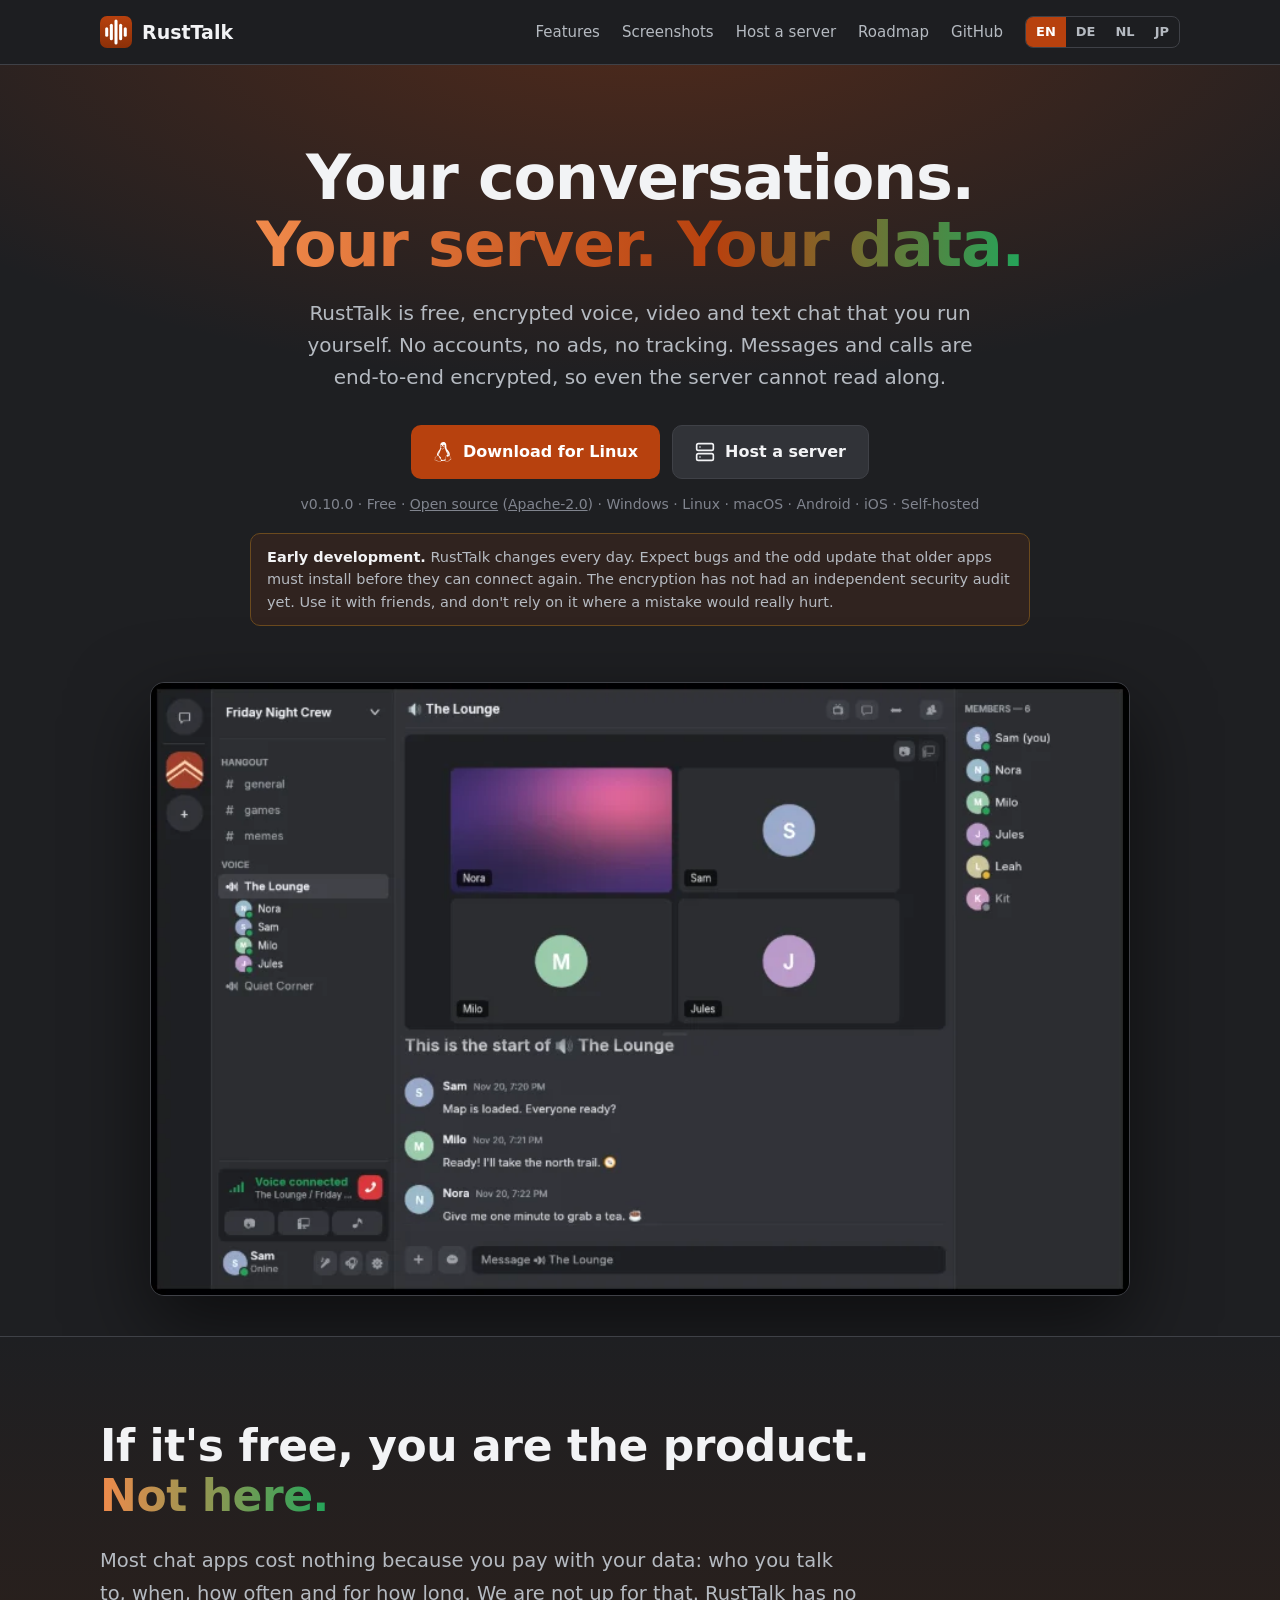
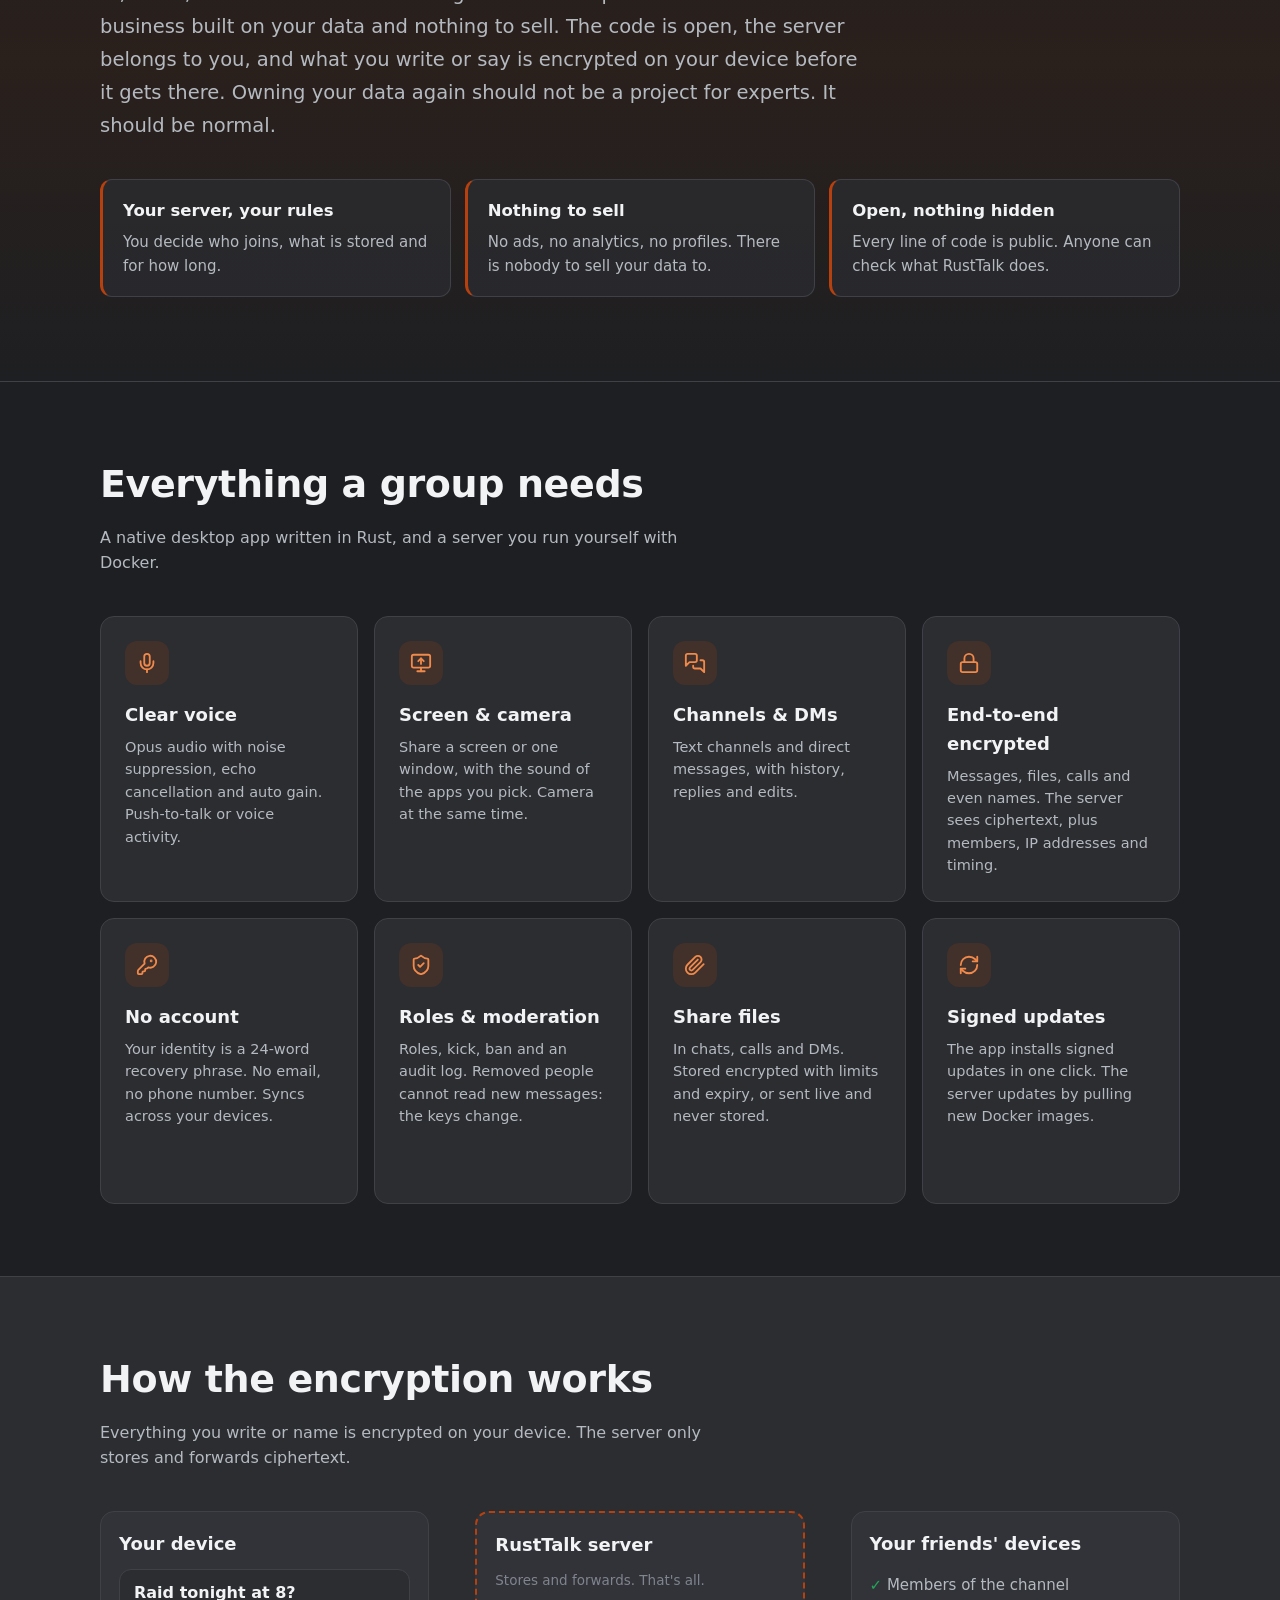
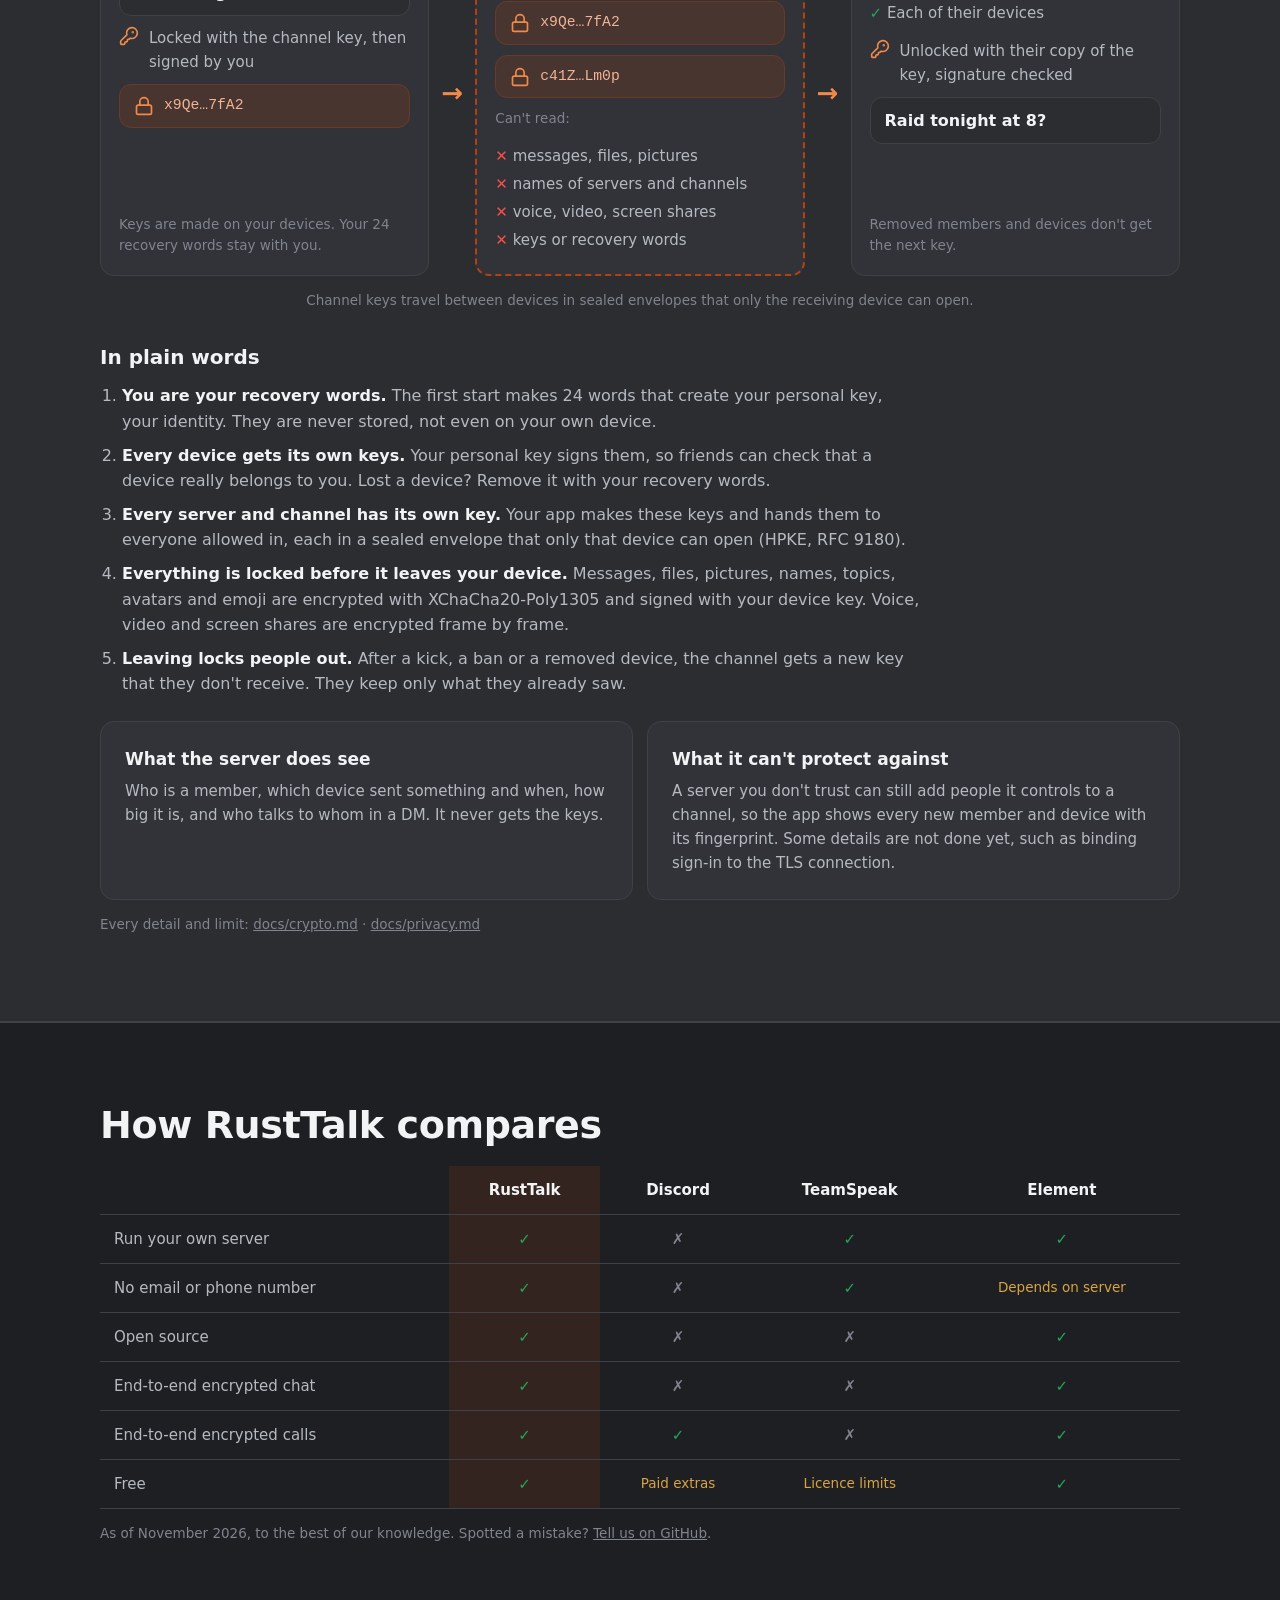
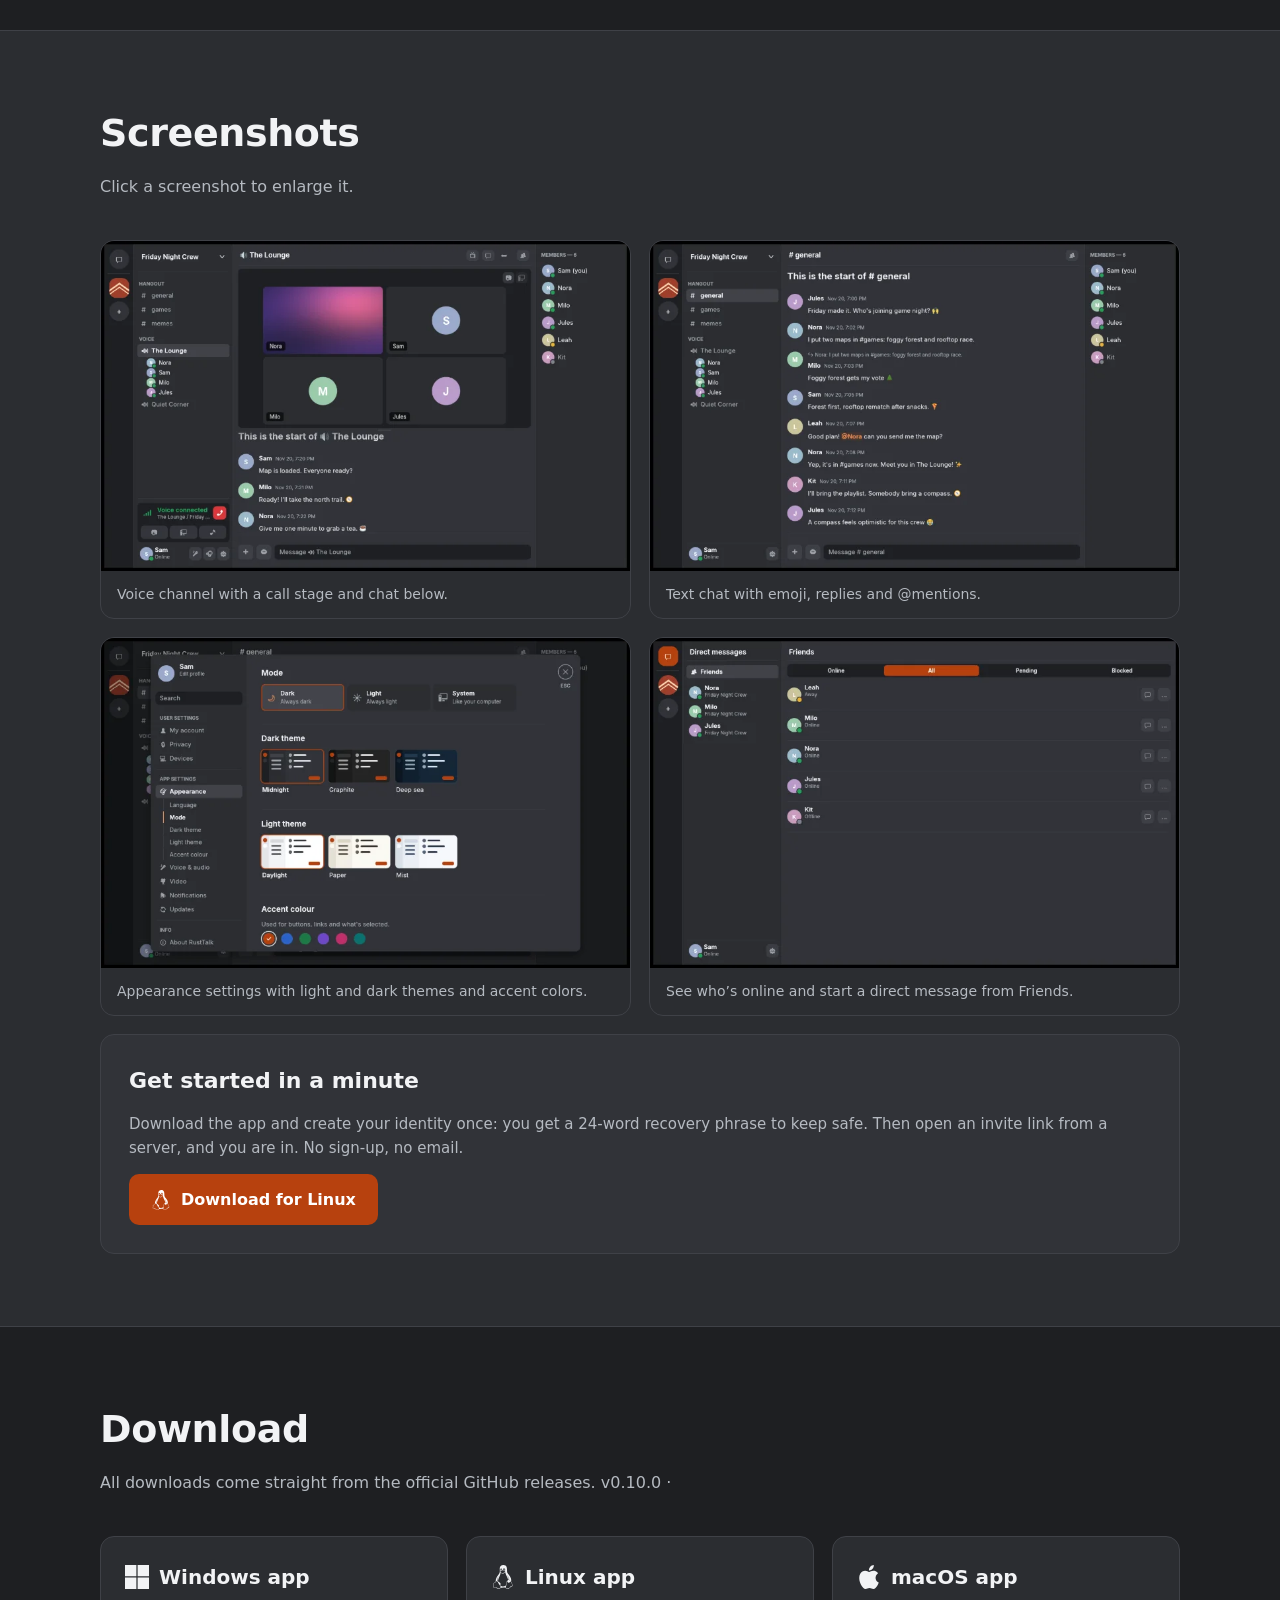
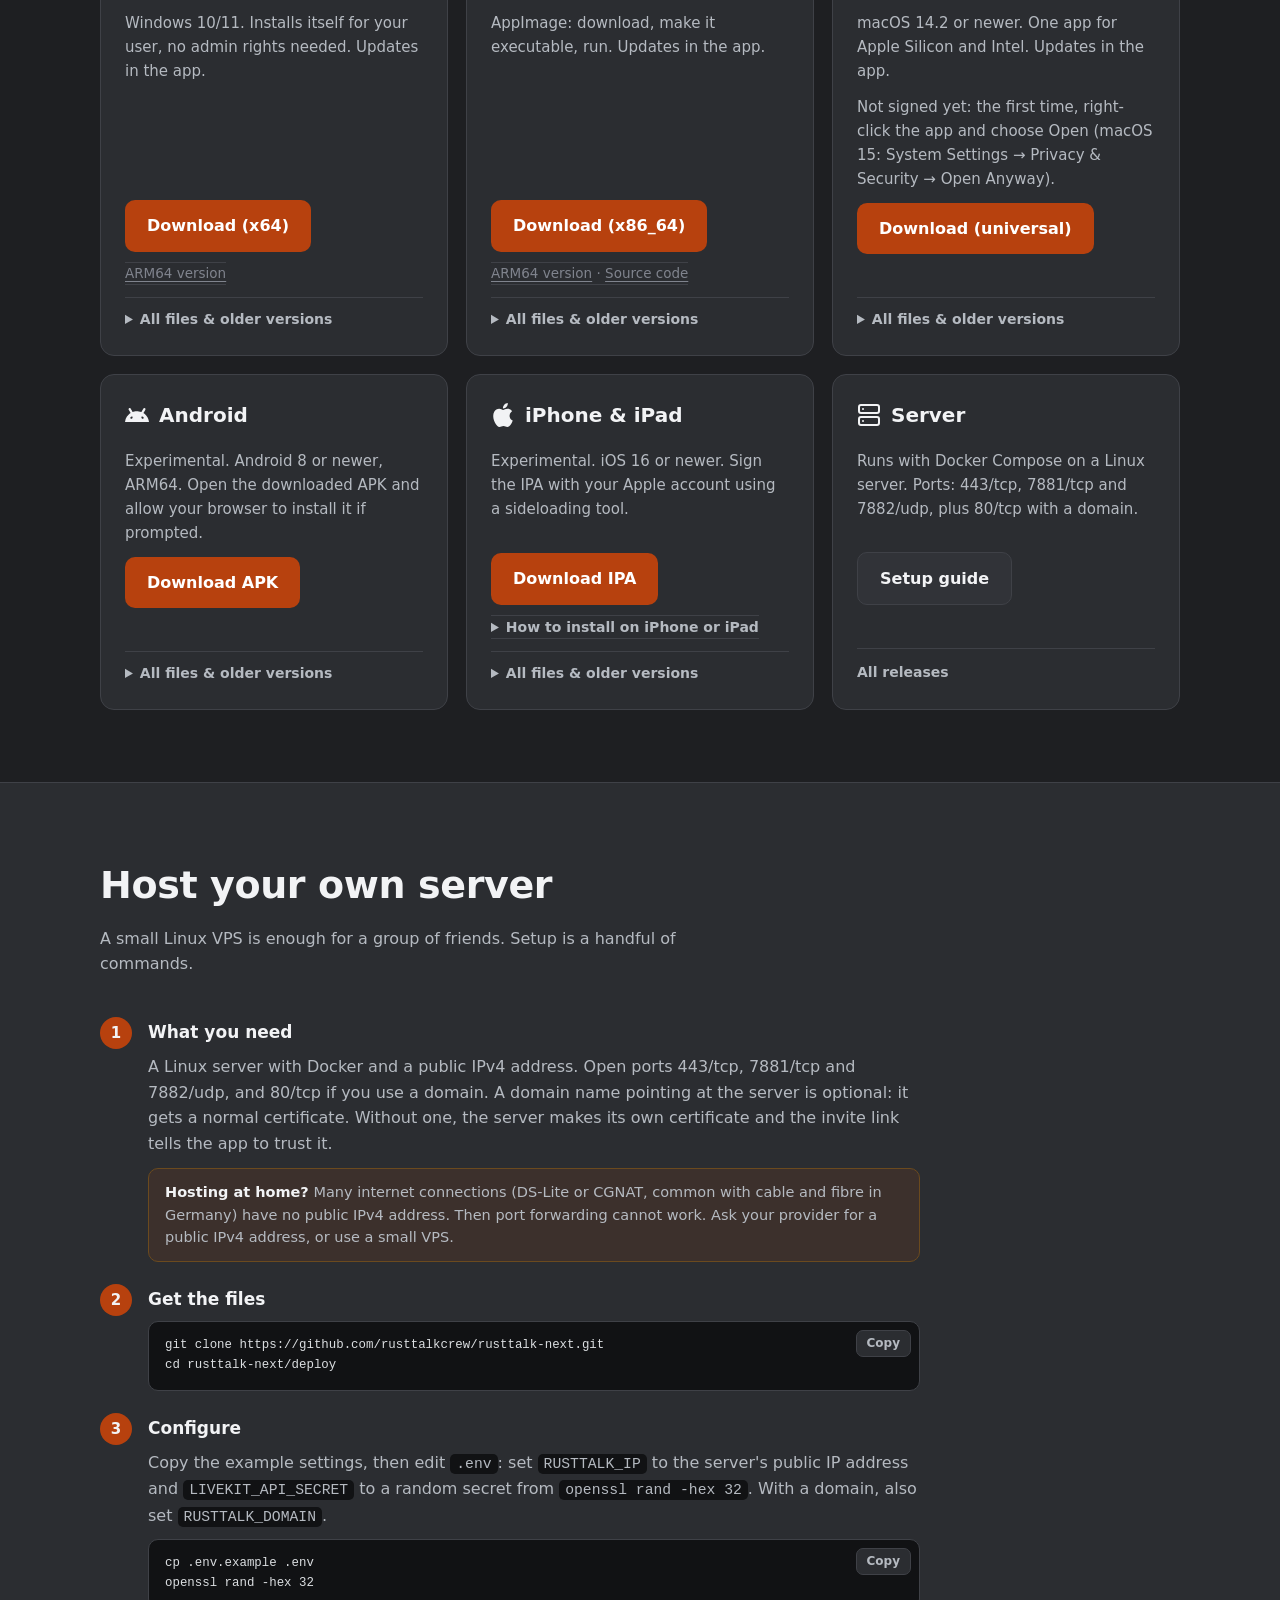
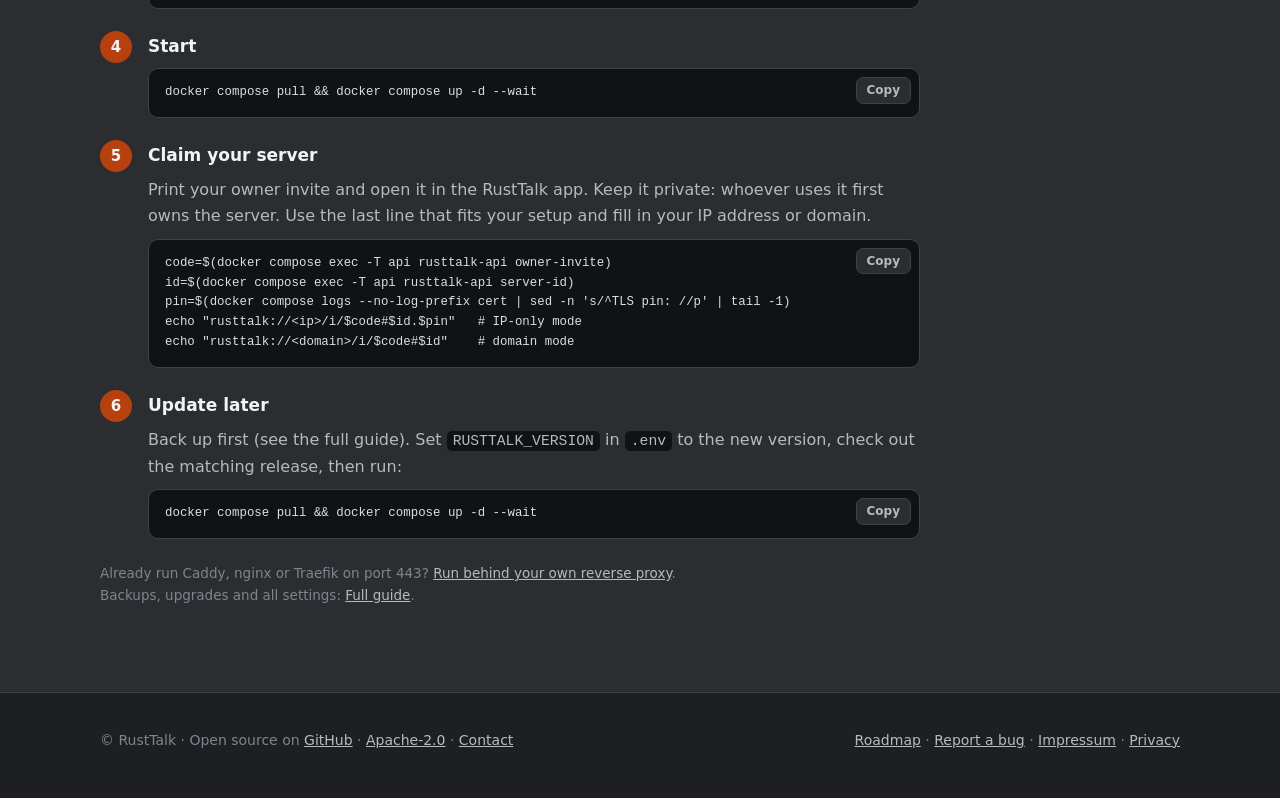
<file: index.html>
<!doctype html>
<!-- Generated from src/index.html by scripts/build.cjs. Edit the source, then run make build. -->
<html lang="en" data-os="other">
<head>
<meta charset="utf-8">
<meta http-equiv="Content-Security-Policy" content="default-src 'none'; script-src 'sha256-AUztV3o960bddpkqRguNqf8qSseMbFfu2VMeRINGO8E=' 'sha256-z20tol2vIbH48MMVfXhHZcXH8EnP1uv+O41QiK7laSI=' 'sha256-rhso3QEOBVxQG+7KZJTnVnO0Werj2KtitDR3R7eXEio='; style-src 'self' 'unsafe-inline'; img-src 'self' data:; connect-src 'self'; base-uri 'none'; form-action 'none'">
<meta name="viewport" content="width=device-width, initial-scale=1">
<link rel="canonical" href="https://rusttalk.com/">
<link rel="alternate" hreflang="en" href="https://rusttalk.com/">
<link rel="alternate" hreflang="de" href="https://rusttalk.com/de/">
<link rel="alternate" hreflang="nl" href="https://rusttalk.com/nl/">
<link rel="alternate" hreflang="ja" href="https://rusttalk.com/ja/">
<link rel="alternate" hreflang="x-default" href="https://rusttalk.com/">
<meta property="og:url" content="https://rusttalk.com/">
<meta property="og:locale" content="en_US">
<title>RustTalk – Your conversations. Your server. Your data.</title>
<meta name="description" content="RustTalk: free, end-to-end encrypted voice, video and text chat you run yourself. No accounts, no ads, no tracking.">
<link rel="icon" href="favicon.svg?v=rust" type="image/svg+xml">
<link rel="apple-touch-icon" href="img/apple-touch-icon.png?v=rust">
<meta property="og:title" content="RustTalk">
<meta property="og:description" content="RustTalk: free, end-to-end encrypted voice, video and text chat you run yourself. No accounts, no ads, no tracking.">
<meta property="og:image" content="https://rusttalk.com/img/link-preview.png">
<meta property="og:image:width" content="1200">
<meta property="og:image:height" content="630">
<meta property="og:image:alt" content="RustTalk logo above the app’s call stage and chat">
<meta name="twitter:card" content="summary_large_image">
<meta name="twitter:image" content="https://rusttalk.com/img/link-preview.png">
<meta name="twitter:image:alt" content="RustTalk logo above the app’s call stage and chat">
<style>
:root{
  --bg:#1e1f22;--bg2:#2b2d31;--bg3:#313338;--line:#3f4147;
  --text:#f2f3f5;--muted:#b5bac1;--dim:#80848e;
  --accent:#b7410e;--accent2:#8c3008;--green:#23a55a;
  --radius:14px;--max:1120px;
}
*{box-sizing:border-box}
html{scroll-behavior:smooth}
body{margin:0;background:var(--bg);color:var(--text);font:16px/1.6 system-ui,-apple-system,"Segoe UI",Roboto,Ubuntu,sans-serif;-webkit-font-smoothing:antialiased}
a{color:inherit}
.wrap{max-width:var(--max);margin:0 auto;padding:0 20px}
/* nav */
nav{position:sticky;top:0;z-index:10;background:rgba(30,31,34,.85);backdrop-filter:blur(10px);border-bottom:1px solid var(--line)}
nav .wrap{display:flex;align-items:center;gap:20px;height:64px}
.brand{display:flex;align-items:center;gap:10px;font-weight:700;font-size:19px;text-decoration:none}
.brand svg{width:32px;height:32px}
.links{display:flex;gap:22px;margin-left:auto;align-items:center}
.links a{text-decoration:none;color:var(--muted);font-size:15px}
.links a:hover{color:var(--text)}
.lang{display:flex;border:1px solid var(--line);border-radius:8px;overflow:hidden}
.lang button,.lang a{background:none;border:0;color:var(--muted);padding:5px 10px;font:inherit;font-size:13px;font-weight:600;cursor:pointer;text-decoration:none}
.lang button.on,.lang a.on{background:var(--accent);color:#fff}
@media(max-width:720px){.links a.opt{display:none}}
.brand,.links a,.lang button,.lang a{white-space:nowrap}
@media(max-width:440px){.links{gap:12px}.links>a{display:none}.lang button,.lang a{padding:5px 8px}}
/* hero */
.hero{padding:80px 0 40px;text-align:center;background:radial-gradient(900px 400px at 50% -80px,rgba(183,65,14,.35),transparent)}
.hero h1{font-size:clamp(36px,6vw,62px);line-height:1.08;margin:0 0 18px;letter-spacing:-.02em}
.hero h1 span{background:linear-gradient(90deg,#f08a4b,#b7410e 60%,#23a55a);-webkit-background-clip:text;background-clip:text;color:transparent}
.hero p.lead{font-size:clamp(17px,2.2vw,20px);color:var(--muted);max-width:680px;margin:0 auto 32px}
.cta{display:flex;gap:12px;justify-content:center;flex-wrap:wrap}
.btn{display:inline-flex;align-items:center;gap:10px;padding:13px 22px;border-radius:10px;font-weight:600;text-decoration:none;font-size:16px;transition:background .15s,transform .15s}
.btn.primary{background:var(--accent);color:#fff}
.btn.primary:hover{background:var(--accent2);transform:translateY(-1px)}
.btn.ghost{background:var(--bg3);color:var(--text);border:1px solid var(--line)}
.btn.ghost:hover{background:#3a3c42}
.btn svg{width:20px;height:20px;flex:none}
.ver{margin-top:14px;color:var(--dim);font-size:14px}
.ver a{color:inherit}
.shot-hero{margin:56px auto 0;max-width:980px;border-radius:var(--radius);overflow:hidden;border:1px solid var(--line);box-shadow:0 30px 80px rgba(0,0,0,.55)}
.shot-hero img{display:block;width:100%;height:auto}
/* sections */
section{padding:72px 0}
h2{font-size:clamp(28px,4vw,38px);margin:0 0 10px;letter-spacing:-.01em}
.sub{color:var(--muted);margin:0 0 40px;max-width:640px}
.grid{display:grid;grid-template-columns:repeat(auto-fit,minmax(250px,1fr));gap:16px}
.card{background:var(--bg2);border:1px solid var(--line);border-radius:var(--radius);padding:24px}
.card .ic{width:44px;height:44px;border-radius:12px;background:rgba(183,65,14,.16);color:#f08a4b;display:grid;place-items:center;margin-bottom:16px}
.card .ic svg{width:22px;height:22px}
.feat{grid-auto-rows:1fr}
.feat .card p{font-size:14.5px;line-height:1.55}
.card h3{margin:0 0 6px;font-size:18px}
.card p{margin:0;color:var(--muted);font-size:15px}
/* gallery */
.gallery{display:grid;grid-template-columns:1fr 1fr;gap:18px}
.gallery figure{margin:0;background:var(--bg2);border:1px solid var(--line);border-radius:var(--radius);overflow:hidden}
.gallery img{display:block;width:100%;height:auto;cursor:zoom-in}
.gallery figcaption{padding:12px 16px;color:var(--muted);font-size:14px}
.screenshot-cta{display:flex;flex-direction:column;gap:14px;margin-top:18px;padding:28px}
@media(max-width:760px){.gallery{grid-template-columns:1fr}}
/* downloads */
.dl{display:grid;grid-template-columns:repeat(auto-fit,minmax(290px,1fr));gap:18px}
.dl .card{display:flex;flex-direction:column;gap:12px}
.dl .card h3{display:flex;align-items:center;gap:10px;font-size:20px}
.dl .card h3 svg{width:24px;height:24px;flex:none}
.later{list-style:none;margin:0;padding:0}
.later li{display:flex;align-items:center;gap:10px;padding:10px 0;border-bottom:1px solid var(--line)}
.later svg{width:20px;height:20px;flex:none}
.later li>span{margin-left:auto;text-align:right;color:var(--dim);font-size:13.5px}
.dl .card>.btn{align-self:flex-start}
.alt-link{font-size:13.5px;color:var(--dim);text-decoration:underline;text-underline-offset:3px}
.alt-link:hover{color:var(--text)}
.small{font-size:13.5px;color:var(--dim)}
pre{position:relative;background:#111214;border:1px solid var(--line);border-radius:10px;padding:14px 16px;padding-right:76px;white-space:pre-wrap;overflow-wrap:anywhere;font:13.5px/1.6 ui-monospace,"Cascadia Code",Consolas,monospace;color:#dbdee1;margin:0}
.copy{position:absolute;top:8px;right:8px;background:#2b2d31;border:1px solid var(--line);color:var(--muted);border-radius:7px;padding:4px 10px;font:600 12px/1.4 system-ui,sans-serif;cursor:pointer}
.copy:hover{color:var(--text);background:#3a3c42}
.copy.ok{color:#fff;background:var(--green);border-color:var(--green)}
[hidden]{display:none!important}
.more-docs{margin-top:24px}
.more-docs a{color:var(--muted)}
code{font-family:ui-monospace,"Cascadia Code",Consolas,monospace;font-size:.92em;background:#111214;padding:2px 6px;border-radius:5px}
pre code{background:none;padding:0}
.steps{counter-reset:s;display:grid;gap:22px;max-width:820px}
.steps>div{position:relative;padding-left:48px}
.steps>div::before{counter-increment:s;content:counter(s);position:absolute;left:0;top:0;width:32px;height:32px;border-radius:50%;background:var(--accent);display:grid;place-items:center;font-weight:700;font-size:15px}
.steps h3{margin:2px 0 8px;font-size:17px}
.steps p{margin:0 0 10px;color:var(--muted)}
.alt{background:var(--bg2);border-top:1px solid var(--line);border-bottom:1px solid var(--line)}
.alt .card{background:var(--bg3)}
/* why */
.why{padding:84px 0;background:linear-gradient(180deg,var(--bg) 0%,#2a201c 50%,var(--bg) 100%);border-top:1px solid var(--line);border-bottom:1px solid var(--line)}
.why h2{font-size:clamp(28px,4.4vw,44px);line-height:1.15;margin:0 0 22px;max-width:820px}
.why h2 span{background:linear-gradient(90deg,#f08a4b,#23a55a);-webkit-background-clip:text;background-clip:text;color:transparent}
.manifest{font-size:clamp(17px,2vw,19.5px);line-height:1.7;color:var(--muted);max-width:760px;margin:0 0 36px}
.pillars{display:grid;grid-template-columns:repeat(auto-fit,minmax(220px,1fr));gap:14px}
.pillars>div{background:rgba(43,45,49,.7);border:1px solid var(--line);border-left:3px solid var(--accent);border-radius:12px;padding:18px 20px;display:flex;flex-direction:column;gap:6px}
.pillars b{font-size:16.5px}
.pillars span{color:var(--muted);font-size:15px}
/* footer */
footer{padding:36px 0 50px;color:var(--dim);font-size:14px}
footer .wrap{display:flex;gap:16px;flex-wrap:wrap;justify-content:space-between}
footer a{color:var(--muted)}
/* os-aware buttons */
.dl-win,.dl-linux,.dl-mac,.dl-android,.dl-ios,.dl-other{display:none}
html[data-os=windows] .dl-win,html[data-os=linux] .dl-linux,html[data-os=mac] .dl-mac,html[data-os=android] .dl-android,html[data-os=ios] .dl-ios,html[data-os=other] .dl-other{display:inline-flex}
.btn[aria-disabled=true]{opacity:.7;cursor:default;pointer-events:none}
.dl .card.wide{grid-column:1/-1}
.dl .card.wide .row{display:flex;flex-wrap:wrap;align-items:center;gap:14px 22px}
.dl .card.wide .row p{flex:1 1 320px;margin:0}
.soon{white-space:nowrap;display:inline-block;font-size:12px;font-weight:700;padding:2px 8px;border-radius:99px;background:rgba(183,65,14,.2);color:#f6a878;margin-left:6px}
details.files{margin-top:auto;border-top:1px solid var(--line);padding-top:10px}
details.sideload{margin:12px 0}.sideload ol{padding-inline-start:1.4em}.sideload li{margin:8px 0}
details.sideload summary,details.files summary{cursor:pointer;color:var(--muted);font-size:14px;font-weight:600;user-select:none}
details.files summary:hover{color:var(--text)}
.files .tools{display:flex;align-items:center;gap:8px;margin:12px 0 6px;font-size:13.5px;color:var(--dim)}
.files select{background:var(--bg3);color:var(--text);border:1px solid var(--line);border-radius:8px;padding:5px 8px;font:inherit;font-size:13.5px}
.files h4{margin:12px 0 4px;font-size:12px;letter-spacing:.06em;text-transform:uppercase;color:var(--dim)}
.files ul{list-style:none;margin:0;padding:0}
.files li{padding:8px 0;font-size:13.5px;border-bottom:1px solid var(--line)}
.files li .top{display:flex;justify-content:space-between;gap:10px}
.files li .top a{color:var(--text);word-break:break-all}
.files li .top span{color:var(--dim);white-space:nowrap}
.files .sha{display:flex;flex-wrap:wrap;align-items:center;gap:4px 8px;margin-top:4px;font-size:12px;color:var(--dim)}
.files .sha b{font-weight:600}
.files .sha code{font-size:11.5px;word-break:break-all;cursor:copy;padding:2px 6px}
.files .sha code.ok{background:var(--green);color:#fff}
.files .sha a{color:var(--dim)}
.files .err{color:var(--dim);font-size:13.5px}
/* lightbox */
#lb{position:fixed;inset:0;background:rgba(0,0,0,.88);display:none;align-items:center;justify-content:center;padding:20px;z-index:50;cursor:zoom-out}
#lb.on{display:flex}
#lb img{max-width:100%;max-height:100%;border-radius:10px}
/* i18n */
html[lang=en] [data-l]:not([data-l=en]),html[lang=de] [data-l]:not([data-l=de]),html[lang=nl] [data-l]:not([data-l=nl]),html[lang=ja] [data-l]:not([data-l=ja]){display:none!important}
html[lang=ja] body{font-family:system-ui,-apple-system,"Hiragino Sans","Hiragino Kaku Gothic ProN","Yu Gothic UI","Meiryo","Noto Sans JP",sans-serif;line-break:strict;overflow-wrap:anywhere}
html[lang=ja] :is(h1,h2,h3,b,.lead,.sub){word-break:auto-phrase}
.ln{display:block;padding-left:1.6em;text-indent:-1.6em}
@media(max-width:640px){.feat{grid-auto-rows:auto}.feat .card{padding:20px}pre{font-size:12.5px;padding:12px;padding-top:40px}.copy{top:6px}.steps>div{padding-left:0}.steps>div::before{position:static;display:grid;margin-bottom:10px}}
.notice{max-width:780px;margin:18px auto 0;padding:12px 16px;border:1px solid #6b4a1e;background:rgba(183,65,14,.12);border-radius:10px;color:var(--muted);font-size:14.5px;line-height:1.55;text-align:left}
.notice b{color:var(--text)}
.steps .notice{margin:12px 0 0}
#compare{border-top:1px solid var(--line)}
.cmp-wrap{overflow-x:auto;margin:8px 0 14px}
.cmp{border-collapse:collapse;width:100%;min-width:560px;font-size:15px}
.cmp th,.cmp td{padding:12px 14px;border-bottom:1px solid var(--line);text-align:center}
.cmp tbody th{text-align:left;font-weight:500;color:var(--muted)}
.cmp thead th:nth-child(2),.cmp td:nth-child(2){background:rgba(183,65,14,.14)}
.cmp .y{color:var(--green);font-weight:700}
.cmp .n{color:var(--dim)}
.cmp .m{color:#d9a441;font-size:13.5px}
.dl .card .act{margin-top:auto;display:flex;flex-direction:column;align-items:flex-start;gap:10px}
.dl .card .alt{min-height:21px;font-size:13.5px;color:var(--dim)}
.dl .card details.files{margin-top:0}
.dl .card .alt details.sideload{margin:0}
.dl .card .foot{border-top:1px solid var(--line);padding-top:10px}
.foot-link{color:var(--muted);font-size:14px;font-weight:600;text-decoration:none}
.foot-link:hover{color:var(--text)}
.crypt{display:grid;grid-template-columns:1fr auto 1fr auto 1fr;gap:12px;align-items:stretch;margin:8px 0 14px}
.cbox{background:var(--bg3);border:1px solid var(--line);border-radius:var(--radius);padding:18px;display:flex;flex-direction:column;gap:10px}
.cbox.server{border:2px dashed var(--accent)}
.cbox h3{margin:0;font-size:18px}
.cbox p{margin:0}
.cbox .step{display:flex;gap:10px;align-items:flex-start;color:var(--muted);font-size:15px}
.cbox svg{width:20px;height:20px;flex:none;color:#f08a4b}
.cbox .bubble{background:var(--bg2);border:1px solid var(--line);border-radius:12px;padding:10px 14px;font-weight:600}
.cbox .blob{display:flex;gap:10px;align-items:center;background:rgba(183,65,14,.18);border:1px solid #6b3a26;border-radius:12px;padding:9px 14px}
.cbox .blob code{background:none;padding:0;color:#f0b496}
.cbox .small{margin-top:auto}
.marks{list-style:none;margin:0;padding:0;color:var(--muted);font-size:15px}
.marks li{margin:4px 0}
.marks .no{color:#f85149;font-weight:700}
.marks .ok{color:var(--green);font-weight:700}
.carrow{display:grid;place-items:center;color:#f08a4b;font-size:26px;font-weight:700}
.envelope{text-align:center;margin:0 0 30px}
.plain{margin:0 0 10px;font-size:20px}
.csteps{max-width:820px;margin:0 0 24px;padding-left:22px;color:var(--muted)}
.csteps li{margin:8px 0}
.csteps b{color:var(--text)}
.cnotes{display:grid;grid-template-columns:repeat(auto-fit,minmax(280px,1fr));gap:14px;margin:0 0 14px}
.cnotes h3{margin:0 0 6px;font-size:17px}
.cnotes p{margin:0;color:var(--muted);font-size:15px}
@media(max-width:860px){.crypt{grid-template-columns:1fr}.carrow{transform:rotate(90deg)}}
</style>
</head>
<body>
<svg width="0" height="0" style="position:absolute" aria-hidden="true">
<!-- Windows, Linux (Tux) and Apple logos: Simple Icons, CC0 (simpleicons.org). Android logo: Simple Icons, CC0. Server and feature icons: Lucide, ISC (lucide.dev). -->
<symbol id="i-win" viewBox="0 0 24 24"><path fill="currentColor" d="M0,0H11.377V11.372H0ZM12.623,0H24V11.372H12.623ZM0,12.623H11.377V24H0Zm12.623,0H24V24H12.623"/></symbol>
<symbol id="i-linux" viewBox="0 0 24 24"><path fill="currentColor" d="M12.504 0c-.155 0-.315.008-.48.021-4.226.333-3.105 4.807-3.17 6.298-.076 1.092-.3 1.953-1.05 3.02-.885 1.051-2.127 2.75-2.716 4.521-.278.832-.41 1.684-.287 2.489a.424.424 0 00-.11.135c-.26.268-.45.6-.663.839-.199.199-.485.267-.797.4-.313.136-.658.269-.864.68-.09.189-.136.394-.132.602 0 .199.027.4.055.536.058.399.116.728.04.97-.249.68-.28 1.145-.106 1.484.174.334.535.47.94.601.81.2 1.91.135 2.774.6.926.466 1.866.67 2.616.47.526-.116.97-.464 1.208-.946.587-.003 1.23-.269 2.26-.334.699-.058 1.574.267 2.577.2.025.134.063.198.114.333l.003.003c.391.778 1.113 1.132 1.884 1.071.771-.06 1.592-.536 2.257-1.306.631-.765 1.683-1.084 2.378-1.503.348-.199.629-.469.649-.853.023-.4-.2-.811-.714-1.376v-.097l-.003-.003c-.17-.2-.25-.535-.338-.926-.085-.401-.182-.786-.492-1.046h-.003c-.059-.054-.123-.067-.188-.135a.357.357 0 00-.19-.064c.431-1.278.264-2.55-.173-3.694-.533-1.41-1.465-2.638-2.175-3.483-.796-1.005-1.576-1.957-1.56-3.368.026-2.152.236-6.133-3.544-6.139zm.529 3.405h.013c.213 0 .396.062.584.198.19.135.33.332.438.533.105.259.158.459.166.724 0-.02.006-.04.006-.06v.105a.086.086 0 01-.004-.021l-.004-.024a1.807 1.807 0 01-.15.706.953.953 0 01-.213.335.71.71 0 00-.088-.042c-.104-.045-.198-.064-.284-.133a1.312 1.312 0 00-.22-.066c.05-.06.146-.133.183-.198.053-.128.082-.264.088-.402v-.02a1.21 1.21 0 00-.061-.4c-.045-.134-.101-.2-.183-.333-.084-.066-.167-.132-.267-.132h-.016c-.093 0-.176.03-.262.132a.8.8 0 00-.205.334 1.18 1.18 0 00-.09.4v.019c.002.089.008.179.02.267-.193-.067-.438-.135-.607-.202a1.635 1.635 0 01-.018-.2v-.02a1.772 1.772 0 01.15-.768c.082-.22.232-.406.43-.533a.985.985 0 01.594-.2zm-2.962.059h.036c.142 0 .27.048.399.135.146.129.264.288.344.465.09.199.14.4.153.667v.004c.007.134.006.2-.002.266v.08c-.03.007-.056.018-.083.024-.152.055-.274.135-.393.2.012-.09.013-.18.003-.267v-.015c-.012-.133-.04-.2-.082-.333a.613.613 0 00-.166-.267.248.248 0 00-.183-.064h-.021c-.071.006-.13.04-.186.132a.552.552 0 00-.12.27.944.944 0 00-.023.33v.015c.012.135.037.2.08.334.046.134.098.2.166.268.01.009.02.018.034.024-.07.057-.117.07-.176.136a.304.304 0 01-.131.068 2.62 2.62 0 01-.275-.402 1.772 1.772 0 01-.155-.667 1.759 1.759 0 01.08-.668 1.43 1.43 0 01.283-.535c.128-.133.26-.2.418-.2zm1.37 1.706c.332 0 .733.065 1.216.399.293.2.523.269 1.052.468h.003c.255.136.405.266.478.399v-.131a.571.571 0 01.016.47c-.123.31-.516.643-1.063.842v.002c-.268.135-.501.333-.775.465-.276.135-.588.292-1.012.267a1.139 1.139 0 01-.448-.067 3.566 3.566 0 01-.322-.198c-.195-.135-.363-.332-.612-.465v-.005h-.005c-.4-.246-.616-.512-.686-.71-.07-.268-.005-.47.193-.6.224-.135.38-.271.483-.336.104-.074.143-.102.176-.131h.002v-.003c.169-.202.436-.47.839-.601.139-.036.294-.065.466-.065zm2.8 2.142c.358 1.417 1.196 3.475 1.735 4.473.286.534.855 1.659 1.102 3.024.156-.005.33.018.513.064.646-1.671-.546-3.467-1.089-3.966-.22-.2-.232-.335-.123-.335.59.534 1.365 1.572 1.646 2.757.13.535.16 1.104.021 1.67.067.028.135.06.205.067 1.032.534 1.413.938 1.23 1.537v-.043c-.06-.003-.12 0-.18 0h-.016c.151-.467-.182-.825-1.065-1.224-.915-.4-1.646-.336-1.77.465-.008.043-.013.066-.018.135-.068.023-.139.053-.209.064-.43.268-.662.669-.793 1.187-.13.533-.17 1.156-.205 1.869v.003c-.02.334-.17.838-.319 1.35-1.5 1.072-3.58 1.538-5.348.334a2.645 2.645 0 00-.402-.533 1.45 1.45 0 00-.275-.333c.182 0 .338-.03.465-.067a.615.615 0 00.314-.334c.108-.267 0-.697-.345-1.163-.345-.467-.931-.995-1.788-1.521-.63-.4-.986-.87-1.15-1.396-.165-.534-.143-1.085-.015-1.645.245-1.07.873-2.11 1.274-2.763.107-.065.037.135-.408.974-.396.751-1.14 2.497-.122 3.854a8.123 8.123 0 01.647-2.876c.564-1.278 1.743-3.504 1.836-5.268.048.036.217.135.289.202.218.133.38.333.59.465.21.201.477.335.876.335.039.003.075.006.11.006.412 0 .73-.134.997-.268.29-.134.52-.334.74-.4h.005c.467-.135.835-.402 1.044-.7zm2.185 8.958c.037.6.343 1.245.882 1.377.588.134 1.434-.333 1.791-.765l.211-.01c.315-.007.577.01.847.268l.003.003c.208.199.305.53.391.876.085.4.154.78.409 1.066.486.527.645.906.636 1.14l.003-.007v.018l-.003-.012c-.015.262-.185.396-.498.595-.63.401-1.746.712-2.457 1.57-.618.737-1.37 1.14-2.036 1.191-.664.053-1.237-.2-1.574-.898l-.005-.003c-.21-.4-.12-1.025.056-1.69.176-.668.428-1.344.463-1.897.037-.714.076-1.335.195-1.814.12-.465.308-.797.641-.984l.045-.022zm-10.814.049h.01c.053 0 .105.005.157.014.376.055.706.333 1.023.752l.91 1.664.003.003c.243.533.754 1.064 1.189 1.637.434.598.77 1.131.729 1.57v.006c-.057.744-.48 1.148-1.125 1.294-.645.135-1.52.002-2.395-.464-.968-.536-2.118-.469-2.857-.602-.369-.066-.61-.2-.723-.4-.11-.2-.113-.602.123-1.23v-.004l.002-.003c.117-.334.03-.752-.027-1.118-.055-.401-.083-.71.043-.94.16-.334.396-.4.69-.533.294-.135.64-.202.915-.47h.002v-.002c.256-.268.445-.601.668-.838.19-.201.38-.336.663-.336zm7.159-9.074c-.435.201-.945.535-1.488.535-.542 0-.97-.267-1.28-.466-.154-.134-.28-.268-.373-.335-.164-.134-.144-.333-.074-.333.109.016.129.134.199.2.096.066.215.2.36.333.292.2.68.467 1.167.467.485 0 1.053-.267 1.398-.466.195-.135.445-.334.648-.467.156-.136.149-.267.279-.267.128.016.034.134-.147.332a8.097 8.097 0 01-.69.468zm-1.082-1.583V5.64c-.006-.02.013-.042.029-.05.074-.043.18-.027.26.004.063 0 .16.067.15.135-.006.049-.085.066-.135.066-.055 0-.092-.043-.141-.068-.052-.018-.146-.008-.163-.065zm-.551 0c-.02.058-.113.049-.166.066-.047.025-.086.068-.14.068-.05 0-.13-.02-.136-.068-.01-.066.088-.133.15-.133.08-.031.184-.047.259-.005.019.009.036.03.03.05v.02h.003z"/></symbol>
<symbol id="i-apple" viewBox="0 0 24 24"><path fill="currentColor" d="M12.152 6.896c-.948 0-2.415-1.078-3.96-1.04-2.04.027-3.91 1.183-4.961 3.014-2.117 3.675-.546 9.103 1.519 12.09 1.013 1.454 2.208 3.09 3.792 3.039 1.52-.065 2.09-.987 3.935-.987 1.831 0 2.35.987 3.96.948 1.637-.026 2.676-1.48 3.676-2.948 1.156-1.688 1.636-3.325 1.662-3.415-.039-.013-3.182-1.221-3.22-4.857-.026-3.04 2.48-4.494 2.597-4.559-1.429-2.09-3.623-2.324-4.39-2.376-2-.156-3.675 1.09-4.61 1.09zM15.53 3.83c.843-1.012 1.4-2.427 1.245-3.83-1.207.052-2.662.805-3.532 1.818-.78.896-1.454 2.338-1.273 3.714 1.338.104 2.715-.688 3.559-1.701"/></symbol>
<symbol id="i-android" viewBox="0 0 24 24"><path fill="currentColor" d="M18.4395 5.5586c-.675 1.1664-1.352 2.3318-2.0274 3.498-.0366-.0155-.0742-.0286-.1113-.043-1.8249-.6957-3.484-.8-4.42-.787-1.8551.0185-3.3544.4643-4.2597.8203-.084-.1494-1.7526-3.021-2.0215-3.4864a1.1451 1.1451 0 0 0-.1406-.1914c-.3312-.364-.9054-.4859-1.379-.203-.475.282-.7136.9361-.3886 1.5019 1.9466 3.3696-.0966-.2158 1.9473 3.3593.0172.031-.4946.2642-1.3926 1.0177C2.8987 12.176.452 14.772 0 18.9902h24c-.119-1.1108-.3686-2.099-.7461-3.0683-.7438-1.9118-1.8435-3.2928-2.7402-4.1836a12.1048 12.1048 0 0 0-2.1309-1.6875c.6594-1.122 1.312-2.2559 1.9649-3.3848.2077-.3615.1886-.7956-.0079-1.1191a1.1001 1.1001 0 0 0-.8515-.5332c-.5225-.0536-.9392.3128-1.0488.5449zm-.0391 8.461c.3944.5926.324 1.3306-.1563 1.6503-.4799.3197-1.188.0985-1.582-.4941-.3944-.5927-.324-1.3307.1563-1.6504.4727-.315 1.1812-.1086 1.582.4941zM7.207 13.5273c.4803.3197.5506 1.0577.1563 1.6504-.394.5926-1.1038.8138-1.584.4941-.48-.3197-.5503-1.0577-.1563-1.6504.4008-.6021 1.1087-.8106 1.584-.4941z"/></symbol>
<symbol id="i-server" viewBox="0 0 24 24"><g fill="none" stroke="currentColor" stroke-width="2" stroke-linecap="round" stroke-linejoin="round"><rect width="20" height="8" x="2" y="2" rx="2" ry="2"/><rect width="20" height="8" x="2" y="14" rx="2" ry="2"/><path d="M6 6h.01M6 18h.01"/></g></symbol>
<symbol id="f-mic" viewBox="0 0 24 24"><g fill="none" stroke="currentColor" stroke-width="2" stroke-linecap="round" stroke-linejoin="round"><path d="M12 2a3 3 0 0 0-3 3v7a3 3 0 0 0 6 0V5a3 3 0 0 0-3-3Z"/><path d="M19 10v2a7 7 0 0 1-14 0v-2"/><line x1="12" x2="12" y1="19" y2="22"/></g></symbol>
<symbol id="f-screen" viewBox="0 0 24 24"><g fill="none" stroke="currentColor" stroke-width="2" stroke-linecap="round" stroke-linejoin="round"><path d="m9 10 3-3 3 3"/><path d="M12 13V7"/><rect width="20" height="14" x="2" y="3" rx="2"/><path d="M12 17v4"/><path d="M8 21h8"/></g></symbol>
<symbol id="f-chat" viewBox="0 0 24 24"><g fill="none" stroke="currentColor" stroke-width="2" stroke-linecap="round" stroke-linejoin="round"><path d="M14 9a2 2 0 0 1-2 2H6l-4 4V4a2 2 0 0 1 2-2h8a2 2 0 0 1 2 2z"/><path d="M18 9h2a2 2 0 0 1 2 2v11l-4-4h-6a2 2 0 0 1-2-2v-1"/></g></symbol>
<symbol id="f-lock" viewBox="0 0 24 24"><g fill="none" stroke="currentColor" stroke-width="2" stroke-linecap="round" stroke-linejoin="round"><rect width="18" height="11" x="3" y="11" rx="2" ry="2"/><path d="M7 11V7a5 5 0 0 1 10 0v4"/></g></symbol>
<symbol id="f-key" viewBox="0 0 24 24"><g fill="none" stroke="currentColor" stroke-width="2" stroke-linecap="round" stroke-linejoin="round"><path d="M2.586 17.414A2 2 0 0 0 2 18.828V21a1 1 0 0 0 1 1h3a1 1 0 0 0 1-1v-1a1 1 0 0 1 1-1h1a1 1 0 0 0 1-1v-1a1 1 0 0 1 1-1h.172a2 2 0 0 0 1.414-.586l.814-.814a6.5 6.5 0 1 0-4-4z"/><circle cx="16.5" cy="7.5" r=".5" fill="currentColor"/></g></symbol>
<symbol id="f-shield" viewBox="0 0 24 24"><g fill="none" stroke="currentColor" stroke-width="2" stroke-linecap="round" stroke-linejoin="round"><path d="M20 13c0 5-3.5 7.5-7.66 8.95a1 1 0 0 1-.67-.01C7.5 20.5 4 18 4 13V6a1 1 0 0 1 1-1c2 0 4.5-1.2 6.24-2.72a1.17 1.17 0 0 1 1.52 0C14.51 3.81 17 5 19 5a1 1 0 0 1 1 1z"/><path d="m9 12 2 2 4-4"/></g></symbol>
<symbol id="f-file" viewBox="0 0 24 24"><g fill="none" stroke="currentColor" stroke-width="2" stroke-linecap="round" stroke-linejoin="round"><path d="m21.44 11.05-9.19 9.19a6 6 0 0 1-8.49-8.49l8.57-8.57A4 4 0 1 1 18 8.84l-8.59 8.57a2 2 0 0 1-2.83-2.83l8.49-8.48"/></g></symbol>
<symbol id="f-update" viewBox="0 0 24 24"><g fill="none" stroke="currentColor" stroke-width="2" stroke-linecap="round" stroke-linejoin="round"><path d="M3 12a9 9 0 0 1 9-9 9.75 9.75 0 0 1 6.74 2.74L21 8"/><path d="M21 3v5h-5"/><path d="M21 12a9 9 0 0 1-9 9 9.75 9.75 0 0 1-6.74-2.74L3 16"/><path d="M8 16H3v5"/></g></symbol>
</svg>

<nav>
  <div class="wrap">
    <a class="brand" href="#top" aria-label="RustTalk">
      <img src="favicon.svg?v=rust" alt="" width="32" height="32">
      RustTalk
    </a>
    <div class="links">
      <a class="opt" href="#features"><span data-l="en">Features</span></a>
      <a class="opt" href="#screenshots"><span data-l="en">Screenshots</span></a>
      <a class="opt" href="#server"><span data-l="en">Host a server</span></a>
      <a href="roadmap.html"><span data-l="en">Roadmap</span></a>
      <a class="opt" href="https://github.com/rusttalkcrew/rusttalk-next" rel="noopener">GitHub</a>
      <div class="lang" role="group" aria-label="Language">
        <a href="./" data-set="en" hreflang="en" lang="en" class="on" aria-current="page">EN</a><a href="de/" data-set="de" hreflang="de" lang="de">DE</a><a href="nl/" data-set="nl" hreflang="nl" lang="nl">NL</a><a href="ja/" data-set="ja" hreflang="ja" lang="ja">JP</a>
      </div>
    </div>
  </div>
</nav>

<header class="hero" id="top">
  <div class="wrap">
    <h1 data-l="en">Your conversations.<br><span>Your server. Your data.</span></h1>
    <p class="lead" data-l="en">RustTalk is free, encrypted voice, video and text chat that you run yourself. No accounts, no ads, no tracking. Messages and calls are end-to-end encrypted, so even the server cannot read along.</p>
    <div class="cta">
      <a class="btn primary dl-win" href="https://github.com/rusttalkcrew/rusttalk-next/releases/latest/download/RustTalk-windows-x86_64.exe"><svg aria-hidden="true"><use href="#i-win"/></svg><span data-l="en">Download for Windows</span></a>
      <a class="btn primary dl-linux" href="https://github.com/rusttalkcrew/rusttalk-next/releases/latest/download/RustTalk-linux-x86_64.AppImage"><svg aria-hidden="true"><use href="#i-linux"/></svg><span data-l="en">Download for Linux</span></a>
      <a class="btn primary dl-mac" href="https://github.com/rusttalkcrew/rusttalk-next/releases/latest/download/RustTalk-macos-universal.dmg"><svg aria-hidden="true"><use href="#i-apple"/></svg><span data-l="en">Download for macOS</span></a>
      <a class="btn primary dl-android" href="https://github.com/rusttalkcrew/rusttalk-next/releases/latest/download/RustTalk-android-arm64.apk"><svg aria-hidden="true"><use href="#i-android"/></svg><span data-l="en">Download for Android</span></a>
      <a class="btn primary dl-ios" href="https://github.com/rusttalkcrew/rusttalk-next/releases/latest/download/RustTalk-ios-unsigned.ipa"><svg aria-hidden="true"><use href="#i-apple"/></svg><span data-l="en">Download for iOS</span></a>
      <a class="btn ghost dl-ios" href="#download-ios"><span data-l="en">Install guide</span></a>
      <a class="btn primary dl-other" href="#download"><svg viewBox="0 0 24 24" fill="none" stroke="currentColor" stroke-width="2" aria-hidden="true"><path d="M12 4v11m0 0-4-4m4 4 4-4M5 20h14"/></svg><span data-l="en">Go to downloads</span></a>
      <a class="btn ghost" href="#server">
        <svg aria-hidden="true"><use href="#i-server"/></svg>
        <span data-l="en">Host a server</span>
      </a>
    </div>
    <div class="ver"><span class="js-ver">v0.2.0 · </span><span data-l="en">Free · <a href="https://github.com/rusttalkcrew/rusttalk-next" rel="noopener">Open source</a> (<a href="https://github.com/rusttalkcrew/rusttalk-next/blob/main/LICENSE" rel="noopener">Apache-2.0</a>) · Windows · Linux · macOS · Android · iOS · Self-hosted</span></div>
    <p class="notice" data-l="en"><b>Early development.</b> RustTalk changes every day. Expect bugs and the odd update that older apps must install before they can connect again. The encryption has not had an independent security audit yet. Use it with friends, and don't rely on it where a mistake would really hurt.</p>
    <div class="shot-hero"><picture><source type="image/webp" srcset="img/call-stage-800.webp 800w, img/call-stage.webp 1280w" sizes="(max-width: 1020px) calc(100vw - 40px), 980px"><img src="img/call-stage.png" width="1280" height="800" fetchpriority="high" alt="RustTalk call stage with four people and chat below"></picture></div>
  </div>
</header>

<section id="why" class="why">
  <div class="wrap">
    <h2 data-l="en">If it's free, you are the product.<br><span>Not here.</span></h2>
    <p class="manifest" data-l="en">Most chat apps cost nothing because you pay with your data: who you talk to, when, how often and for how long. We are not up for that. RustTalk has no business built on your data and nothing to sell. The code is open, the server belongs to you, and what you write or say is encrypted on your device before it gets there. Owning your data again should not be a project for experts. It should be normal.</p>
    <div class="pillars">
      <div><b data-l="en">Your server, your rules</b>
        <span data-l="en">You decide who joins, what is stored and for how long.</span></div>
      <div><b data-l="en">Nothing to sell</b>
        <span data-l="en">No ads, no analytics, no profiles. There is nobody to sell your data to.</span></div>
      <div><b data-l="en">Open, nothing hidden</b>
        <span data-l="en">Every line of code is public. Anyone can check what RustTalk does.</span></div>
    </div>
  </div>
</section>

<section id="features">
  <div class="wrap">
    <h2 data-l="en">Everything a group needs</h2>
    <p class="sub" data-l="en">A native desktop app written in Rust, and a server you run yourself with Docker.</p>
    <div class="grid feat">
      <div class="card"><div class="ic"><svg aria-hidden="true"><use href="#f-mic"/></svg></div>
        <h3 data-l="en">Clear voice</h3>
        <p data-l="en">Opus audio with noise suppression, echo cancellation and auto gain. Push-to-talk or voice activity.</p>
        </div>
      <div class="card"><div class="ic"><svg aria-hidden="true"><use href="#f-screen"/></svg></div>
        <h3 data-l="en">Screen &amp; camera</h3>
        <p data-l="en">Share a screen or one window, with the sound of the apps you pick. Camera at the same time.</p>
        </div>
      <div class="card"><div class="ic"><svg aria-hidden="true"><use href="#f-chat"/></svg></div>
        <h3 data-l="en">Channels &amp; DMs</h3>
        <p data-l="en">Text channels and direct messages, with history, replies and edits.</p>
        </div>
      <div class="card"><div class="ic"><svg aria-hidden="true"><use href="#f-lock"/></svg></div>
        <h3 data-l="en">End-to-end encrypted</h3>
        <p data-l="en">Messages, files, calls and even names. The server sees ciphertext, plus members, IP addresses and timing.</p>
        </div>
      <div class="card"><div class="ic"><svg aria-hidden="true"><use href="#f-key"/></svg></div>
        <h3 data-l="en">No account</h3>
        <p data-l="en">Your identity is a 24-word recovery phrase. No email, no phone number. Syncs across your devices.</p>
        </div>
      <div class="card"><div class="ic"><svg aria-hidden="true"><use href="#f-shield"/></svg></div>
        <h3 data-l="en">Roles &amp; moderation</h3>
        <p data-l="en">Roles, kick, ban and an audit log. Removed people cannot read new messages: the keys change.</p>
        </div>
      <div class="card"><div class="ic"><svg aria-hidden="true"><use href="#f-file"/></svg></div>
        <h3 data-l="en">Share files</h3>
        <p data-l="en">In chats, calls and DMs. Stored encrypted with limits and expiry, or sent live and never stored.</p>
        </div>
      <div class="card"><div class="ic"><svg aria-hidden="true"><use href="#f-update"/></svg></div>
        <h3 data-l="en">Signed updates</h3>
        <p data-l="en">The app installs signed updates in one click. The server updates by pulling new Docker images.</p>
        </div>
    </div>
  </div>
</section>

<section id="encryption" class="alt">
  <div class="wrap">
    <h2 data-l="en">How the encryption works</h2>
    <p class="sub" data-l="en">Everything you write or name is encrypted on your device. The server only stores and forwards ciphertext.</p>
    <div class="crypt">
      <div class="cbox">
        <h3><span data-l="en">Your device</span></h3>
        <div class="bubble"><span data-l="en">Raid tonight at 8?</span></div>
        <p class="step"><svg aria-hidden="true"><use href="#f-key"/></svg><span data-l="en">Locked with the channel key, then signed by you</span></p>
        <div class="blob"><svg aria-hidden="true"><use href="#f-lock"/></svg><code>x9Qe…7fA2</code></div>
        <p class="small"><span data-l="en">Keys are made on your devices. Your 24 recovery words stay with you.</span></p>
      </div>
      <div class="carrow" aria-hidden="true">→</div>
      <div class="cbox server">
        <h3><span data-l="en">RustTalk server</span></h3>
        <p class="small"><span data-l="en">Stores and forwards. That's all.</span></p>
        <div class="blob"><svg aria-hidden="true"><use href="#f-lock"/></svg><code>x9Qe…7fA2</code></div>
        <div class="blob"><svg aria-hidden="true"><use href="#f-lock"/></svg><code>c41Z…Lm0p</code></div>
        <p class="small"><span data-l="en">Can't read:</span></p>
        <ul class="marks">
          <li><span class="no" aria-hidden="true">✕</span> <span data-l="en">messages, files, pictures</span></li>
          <li><span class="no" aria-hidden="true">✕</span> <span data-l="en">names of servers and channels</span></li>
          <li><span class="no" aria-hidden="true">✕</span> <span data-l="en">voice, video, screen shares</span></li>
          <li><span class="no" aria-hidden="true">✕</span> <span data-l="en">keys or recovery words</span></li>
        </ul>
      </div>
      <div class="carrow" aria-hidden="true">→</div>
      <div class="cbox">
        <h3><span data-l="en">Your friends' devices</span></h3>
        <ul class="marks">
          <li><span class="ok" aria-hidden="true">✓</span> <span data-l="en">Members of the channel</span></li>
          <li><span class="ok" aria-hidden="true">✓</span> <span data-l="en">Each of their devices</span></li>
        </ul>
        <p class="step"><svg aria-hidden="true"><use href="#f-key"/></svg><span data-l="en">Unlocked with their copy of the key, signature checked</span></p>
        <div class="bubble"><span data-l="en">Raid tonight at 8?</span></div>
        <p class="small"><span data-l="en">Removed members and devices don't get the next key.</span></p>
      </div>
    </div>
    <p class="small envelope" data-l="en">Channel keys travel between devices in sealed envelopes that only the receiving device can open.</p>
    <h3 class="plain"><span data-l="en">In plain words</span></h3>
    <ol class="csteps" data-l="en"><li><b>You are your recovery words.</b> The first start makes 24 words that create your personal key, your identity. They are never stored, not even on your own device.</li><li><b>Every device gets its own keys.</b> Your personal key signs them, so friends can check that a device really belongs to you. Lost a device? Remove it with your recovery words.</li><li><b>Every server and channel has its own key.</b> Your app makes these keys and hands them to everyone allowed in, each in a sealed envelope that only that device can open (HPKE, RFC 9180).</li><li><b>Everything is locked before it leaves your device.</b> Messages, files, pictures, names, topics, avatars and emoji are encrypted with XChaCha20-Poly1305 and signed with your device key. Voice, video and screen shares are encrypted frame by frame.</li><li><b>Leaving locks people out.</b> After a kick, a ban or a removed device, the channel gets a new key that they don't receive. They keep only what they already saw.</li></ol>
    <div class="cnotes">
      <div class="card"><h3><span data-l="en">What the server does see</span></h3>
        <p data-l="en">Who is a member, which device sent something and when, how big it is, and who talks to whom in a DM. It never gets the keys.</p>
      </div>
      <div class="card"><h3><span data-l="en">What it can't protect against</span></h3>
        <p data-l="en">A server you don't trust can still add people it controls to a channel, so the app shows every new member and device with its fingerprint. Some details are not done yet, such as binding sign-in to the TLS connection.</p>
      </div>
    </div>
    <p class="small"><span data-l="en">Every detail and limit:</span> <a href="https://github.com/rusttalkcrew/rusttalk-next/blob/main/docs/crypto.md#trust-model" rel="noopener">docs/crypto.md</a> · <a href="https://github.com/rusttalkcrew/rusttalk-next/blob/main/docs/privacy.md" rel="noopener">docs/privacy.md</a></p>
  </div>
</section>

<section id="compare">
  <div class="wrap">
    <h2 data-l="en">How RustTalk compares</h2>
    <div class="cmp-wrap">
      <table class="cmp">
        <thead><tr><th></th><th>RustTalk</th><th>Discord</th><th>TeamSpeak</th><th>Element</th></tr></thead>
        <tbody>
          <tr><th><span data-l="en">Run your own server</span></th><td class="y">✓</td><td class="n">✗</td><td class="y">✓</td><td class="y">✓</td></tr>
          <tr><th><span data-l="en">No email or phone number</span></th><td class="y">✓</td><td class="n">✗</td><td class="y">✓</td><td class="m"><span data-l="en">Depends on server</span></td></tr>
          <tr><th><span data-l="en">Open source</span></th><td class="y">✓</td><td class="n">✗</td><td class="n">✗</td><td class="y">✓</td></tr>
          <tr><th><span data-l="en">End-to-end encrypted chat</span></th><td class="y">✓</td><td class="n">✗</td><td class="n">✗</td><td class="y">✓</td></tr>
          <tr><th><span data-l="en">End-to-end encrypted calls</span></th><td class="y">✓</td><td class="y">✓</td><td class="n">✗</td><td class="y">✓</td></tr>
          <tr><th><span data-l="en">Free</span></th><td class="y">✓</td><td class="m"><span data-l="en">Paid extras</span></td><td class="m"><span data-l="en">Licence limits</span></td><td class="y">✓</td></tr>
        </tbody>
      </table>
    </div>
    <p class="small" data-l="en">As of November 2026, to the best of our knowledge. Spotted a mistake? <a href="https://github.com/rusttalkcrew/rusttalk-next/issues" rel="noopener">Tell us on GitHub</a>.</p>
  </div>
</section>

<section id="screenshots" class="alt">
  <div class="wrap">
    <h2><span data-l="en">Screenshots</span></h2>
    <p class="sub" data-l="en">Click a screenshot to enlarge it.</p>
    <div class="gallery">
      <figure><picture><source type="image/webp" srcset="img/call-stage-800.webp 800w, img/call-stage.webp 1280w" sizes="(max-width: 760px) calc(100vw - 40px), (max-width: 1120px) calc(50vw - 29px), 531px"><img src="img/call-stage.png" width="1280" height="800" loading="lazy" alt="Four participants on the call stage with chat below"></picture>
        <figcaption><span data-l="en">Voice channel with a call stage and chat below.</span></figcaption></figure>
      <figure><picture><source type="image/webp" srcset="img/text-chat-800.webp 800w, img/text-chat.webp 1280w" sizes="(max-width: 760px) calc(100vw - 40px), (max-width: 1120px) calc(50vw - 29px), 531px"><img src="img/text-chat.png" width="1280" height="800" loading="lazy" alt="Text channel showing emoji, a reply and a mention"></picture>
        <figcaption><span data-l="en">Text chat with emoji, replies and @mentions.</span></figcaption></figure>
      <figure><picture><source type="image/webp" srcset="img/appearance-800.webp 800w, img/appearance.webp 1280w" sizes="(max-width: 760px) calc(100vw - 40px), (max-width: 1120px) calc(50vw - 29px), 531px"><img src="img/appearance.png" width="1280" height="800" loading="lazy" alt="Appearance settings with theme and accent color choices"></picture>
        <figcaption><span data-l="en">Appearance settings with light and dark themes and accent colors.</span></figcaption></figure>
      <figure><picture><source type="image/webp" srcset="img/friends-800.webp 800w, img/friends.webp 1280w" sizes="(max-width: 760px) calc(100vw - 40px), (max-width: 1120px) calc(50vw - 29px), 531px"><img src="img/friends.png" width="1280" height="800" loading="lazy" alt="Friends page showing who is online, away or offline"></picture>
        <figcaption><span data-l="en">See who’s online and start a direct message from Friends.</span></figcaption></figure>
    </div>
    <div class="card screenshot-cta">
      <h3 style="margin:0;font-size:22px" data-l="en">Get started in a minute</h3>
      <p style="margin:0;color:var(--muted)" data-l="en">Download the app and create your identity once: you get a 24-word recovery phrase to keep safe. Then open an invite link from a server, and you are in. No sign-up, no email.</p>
      <div style="display:flex"><a class="btn primary dl-win" style="align-self:flex-start" href="https://github.com/rusttalkcrew/rusttalk-next/releases/latest/download/RustTalk-windows-x86_64.exe"><svg aria-hidden="true"><use href="#i-win"/></svg><span data-l="en">Download for Windows</span></a><a class="btn primary dl-linux" style="align-self:flex-start" href="https://github.com/rusttalkcrew/rusttalk-next/releases/latest/download/RustTalk-linux-x86_64.AppImage"><svg aria-hidden="true"><use href="#i-linux"/></svg><span data-l="en">Download for Linux</span></a><a class="btn primary dl-mac" style="align-self:flex-start" href="https://github.com/rusttalkcrew/rusttalk-next/releases/latest/download/RustTalk-macos-universal.dmg"><svg aria-hidden="true"><use href="#i-apple"/></svg><span data-l="en">Download for macOS</span></a><a class="btn primary dl-android" href="https://github.com/rusttalkcrew/rusttalk-next/releases/latest/download/RustTalk-android-arm64.apk"><svg aria-hidden="true"><use href="#i-android"/></svg><span data-l="en">Download for Android</span></a>
      <a class="btn primary dl-ios" href="https://github.com/rusttalkcrew/rusttalk-next/releases/latest/download/RustTalk-ios-unsigned.ipa"><svg aria-hidden="true"><use href="#i-apple"/></svg><span data-l="en">Download for iOS</span></a>
      <a class="btn primary dl-other" style="align-self:flex-start" href="#download"><svg viewBox="0 0 24 24" fill="none" stroke="currentColor" stroke-width="2" aria-hidden="true"><path d="M12 4v11m0 0-4-4m4 4 4-4M5 20h14"/></svg><span data-l="en">Go to downloads</span></a></div>
    </div>
  </div>
</section>

<section id="download">
  <div class="wrap">
    <h2><span data-l="en">Download</span></h2>
    <p class="sub" data-l="en">All downloads come straight from the official GitHub releases. <span class="js-ver2"></span></p>
    <div class="dl">
      <div class="card">
        <h3><svg aria-hidden="true"><use href="#i-win"/></svg> <span data-l="en">Windows app</span></h3>
        <p class="small" data-l="en">Windows 10/11. Installs itself for your user, no admin rights needed. Updates in the app.</p>
        <div class="act">
          <a class="btn primary" href="https://github.com/rusttalkcrew/rusttalk-next/releases/latest/download/RustTalk-windows-x86_64.exe"><span data-l="en">Download (x64)</span></a>
          <div class="alt"><a class="alt-link" href="https://github.com/rusttalkcrew/rusttalk-next/releases/latest/download/RustTalk-windows-aarch64.exe"><span data-l="en">ARM64 version</span></a></div>
        </div>
        <details class="files" data-kind="windows"><summary><span data-l="en">All files &amp; older versions</span></summary>
        <div class="tools"><label><span data-l="en">Version</span> <select class="ver-sel" aria-label="Version"></select></label></div>
        <div class="list"><p class="err"><a href="https://github.com/rusttalkcrew/rusttalk-next/releases" rel="noopener"><span data-l="en">Open releases on GitHub</span></a></p></div></details>
      </div>
      <div class="card">
        <h3><svg aria-hidden="true"><use href="#i-linux"/></svg> <span data-l="en">Linux app</span></h3>
        <p class="small" data-l="en">AppImage: download, make it executable, run. Updates in the app.</p>
        <div class="act">
          <a class="btn primary" href="https://github.com/rusttalkcrew/rusttalk-next/releases/latest/download/RustTalk-linux-x86_64.AppImage"><span data-l="en">Download (x86_64)</span></a>
          <div class="alt"><a class="alt-link" href="https://github.com/rusttalkcrew/rusttalk-next/releases/latest/download/RustTalk-linux-aarch64.AppImage"><span data-l="en">ARM64 version</span></a> <span aria-hidden="true">·</span> <a class="alt-link" href="https://github.com/rusttalkcrew/rusttalk-next" rel="noopener"><span data-l="en">Source code</span></a></div>
        </div>
        <details class="files" data-kind="linux"><summary><span data-l="en">All files &amp; older versions</span></summary>
        <div class="tools"><label><span data-l="en">Version</span> <select class="ver-sel" aria-label="Version"></select></label></div>
        <div class="list"><p class="err"><a href="https://github.com/rusttalkcrew/rusttalk-next/releases" rel="noopener"><span data-l="en">Open releases on GitHub</span></a></p></div></details>
      </div>
      <div class="card">
        <h3><svg aria-hidden="true"><use href="#i-apple"/></svg> <span data-l="en">macOS app</span></h3>
        <p class="small" data-l="en">macOS 14.2 or newer. One app for Apple Silicon and Intel. Updates in the app.</p>
        <p class="small" data-l="en">Not signed yet: the first time, right-click the app and choose Open (macOS 15: System Settings → Privacy &amp; Security → Open Anyway).</p>
        <div class="act">
          <a class="btn primary" href="https://github.com/rusttalkcrew/rusttalk-next/releases/latest/download/RustTalk-macos-universal.dmg"><span data-l="en">Download (universal)</span></a>
          <div class="alt"></div>
        </div>
        <details class="files" data-kind="macos"><summary><span data-l="en">All files &amp; older versions</span></summary>
        <div class="tools"><label><span data-l="en">Version</span> <select class="ver-sel" aria-label="Version"></select></label></div>
        <div class="list"><p class="err"><a href="https://github.com/rusttalkcrew/rusttalk-next/releases" rel="noopener"><span data-l="en">Open releases on GitHub</span></a></p></div></details>
      </div>
      <div class="card" id="download-android">
        <h3><svg aria-hidden="true"><use href="#i-android"/></svg> Android</h3>
        <p class="small"><span data-l="en">Experimental. Android 8 or newer, ARM64. Open the downloaded APK and allow your browser to install it if prompted.</span></p>
        <div class="act">
          <a class="btn primary" href="https://github.com/rusttalkcrew/rusttalk-next/releases/latest/download/RustTalk-android-arm64.apk"><span data-l="en">Download APK</span></a>
          <div class="alt"></div>
        </div>
        <details class="files" data-kind="android"><summary><span data-l="en">All files &amp; older versions</span></summary>
        <div class="tools"><label><span data-l="en">Version</span> <select class="ver-sel" aria-label="Version"></select></label></div>
        <div class="list"><p class="err"><a href="https://github.com/rusttalkcrew/rusttalk-next/releases" rel="noopener"><span data-l="en">Open releases on GitHub</span></a></p></div></details>
      </div>
      <div class="card" id="download-ios">
        <h3><svg aria-hidden="true"><use href="#i-apple"/></svg> iPhone &amp; iPad</h3>
        <p class="small"><span data-l="en">Experimental. iOS 16 or newer. Sign the IPA with your Apple account using a sideloading tool.</span></p>
        <div class="act">
          <a class="btn primary" href="https://github.com/rusttalkcrew/rusttalk-next/releases/latest/download/RustTalk-ios-unsigned.ipa"><span data-l="en">Download IPA</span></a>
          <div class="alt"><details class="sideload"><summary><span data-l="en">How to install on iPhone or iPad</span></summary>
          <ol><li><span data-l="en">Set up AltStore Classic on your device using AltServer on a Mac or Windows PC.</span></li>
<li><span data-l="en">Save the RustTalk IPA to Files. With AltServer running, connect over USB or the same Wi-Fi. In AltStore Classic, open My Apps, tap + and select the IPA.</span></li>
<li><span data-l="en">With a free Apple account, refresh RustTalk in AltStore every seven days. Use the same account for updates.</span></li>
          </ol><a href="https://faq.altstore.io/altstore-classic/altserver">AltServer</a> · <a href="https://faq.altstore.io/altstore-classic/your-altstore">AltStore Classic</a> · <a href="https://xtool.sh/">xtool (Linux)</a>
        </details></div>
        </div>
        <details class="files" data-kind="ios"><summary><span data-l="en">All files &amp; older versions</span></summary>
        <div class="tools"><label><span data-l="en">Version</span> <select class="ver-sel" aria-label="Version"></select></label></div>
        <div class="list"><p class="err"><a href="https://github.com/rusttalkcrew/rusttalk-next/releases" rel="noopener"><span data-l="en">Open releases on GitHub</span></a></p></div></details>
      </div>
      <div class="card">
        <h3><svg aria-hidden="true"><use href="#i-server"/></svg> <span data-l="en">Server</span></h3>
        <p class="small" data-l="en">Runs with Docker Compose on a Linux server. Ports: 443/tcp, 7881/tcp and 7882/udp, plus 80/tcp with a domain.</p>
        <div class="act">
          <a class="btn ghost" href="#server"><span data-l="en">Setup guide</span></a>
          <div class="alt"></div>
        </div>
        <div class="foot"><a class="foot-link" href="https://github.com/rusttalkcrew/rusttalk-next/releases" rel="noopener"><span data-l="en">All releases</span></a></div>
      </div>
    </div>
  </div>
</section>

<section id="server" class="alt">
  <div class="wrap">
    <h2 data-l="en">Host your own server</h2>
    <p class="sub" data-l="en">A small Linux VPS is enough for a group of friends. Setup is a handful of commands.</p>
    <div class="steps">
      <div>
        <h3 data-l="en">What you need</h3>
        <p data-l="en">A Linux server with Docker and a public IPv4 address. Open ports 443/tcp, 7881/tcp and 7882/udp, and 80/tcp if you use a domain. A domain name pointing at the server is optional: it gets a normal certificate. Without one, the server makes its own certificate and the invite link tells the app to trust it.</p>
        <p class="notice" data-l="en"><b>Hosting at home?</b> Many internet connections (DS-Lite or CGNAT, common with cable and fibre in Germany) have no public IPv4 address. Then port forwarding cannot work. Ask your provider for a public IPv4 address, or use a small VPS.</p>
      </div>
      <div>
        <h3 data-l="en">Get the files</h3>
        <pre><code>git clone https://github.com/rusttalkcrew/rusttalk-next.git
cd rusttalk-next/deploy</code></pre>
      </div>
      <div>
        <h3 data-l="en">Configure</h3>
        <p data-l="en">Copy the example settings, then edit <code>.env</code>: set <code>RUSTTALK_IP</code> to the server's public IP address and <code>LIVEKIT_API_SECRET</code> to a random secret from <code>openssl rand -hex 32</code>. With a domain, also set <code>RUSTTALK_DOMAIN</code>.</p>
        <pre><code>cp .env.example .env
openssl rand -hex 32</code></pre>
      </div>
      <div>
        <h3 data-l="en">Start</h3>
        <pre><code>docker compose pull &amp;&amp; docker compose up -d --wait</code></pre>
      </div>
      <div>
        <h3 data-l="en">Claim your server</h3>
        <p data-l="en">Print your owner invite and open it in the RustTalk app. Keep it private: whoever uses it first owns the server. Use the last line that fits your setup and fill in your IP address or domain.</p>
        <pre><code>code=$(docker compose exec -T api rusttalk-api owner-invite)
id=$(docker compose exec -T api rusttalk-api server-id)
pin=$(docker compose logs --no-log-prefix cert | sed -n 's/^TLS pin: //p' | tail -1)
echo "rusttalk://&lt;ip&gt;/i/$code#$id.$pin"   # IP-only mode
echo "rusttalk://&lt;domain&gt;/i/$code#$id"    # domain mode</code></pre>
      </div>
      <div>
        <h3 data-l="en">Update later</h3>
        <p data-l="en">Back up first (see the full guide). Set <code>RUSTTALK_VERSION</code> in <code>.env</code> to the new version, check out the matching release, then run:</p>
        <pre><code>docker compose pull &amp;&amp; docker compose up -d --wait</code></pre>
      </div>
    </div>
    <p class="small more-docs"><span data-l="en">Already run Caddy, nginx or Traefik on port 443?</span> <a href="https://github.com/rusttalkcrew/rusttalk-next/blob/main/docs/operations.md#behind-your-own-reverse-proxy" rel="noopener"><span data-l="en">Run behind your own reverse proxy</span></a>.<br>
    <span data-l="en">Backups, upgrades and all settings:</span> <a href="https://github.com/rusttalkcrew/rusttalk-next/blob/main/docs/operations.md" rel="noopener"><span data-l="en">Full guide</span></a>.</p>
  </div>
</section>

<footer>
  <div class="wrap">
    <div>© RustTalk · <span data-l="en">Open source on</span> <a href="https://github.com/rusttalkcrew/rusttalk-next" rel="noopener">GitHub</a> · <a href="https://github.com/rusttalkcrew/rusttalk-next/blob/main/LICENSE" rel="noopener">Apache-2.0</a> · <a href="impressum.html"><span data-l="en">Contact</span></a></div>
    <div><a href="roadmap.html"><span data-l="en">Roadmap</span></a> · <a href="https://github.com/rusttalkcrew/rusttalk-next/issues" rel="noopener"><span data-l="en">Report a bug</span></a> · <a href="impressum.html">Impressum</a> · <a href="datenschutz.html"><span data-l="en">Privacy</span></a></div>
  </div>
</footer>

<div id="lb" role="dialog" aria-label="Screenshot"><img alt=""></div>

<script>
(function(){
  // Remember an explicit choice. The English pages forward to the saved or browser language.
  var links=document.querySelectorAll('.lang a');
  links.forEach(function(a){a.addEventListener('click',function(){try{localStorage.setItem('lang',a.dataset.set)}catch(e){}})});
  if(document.documentElement.lang!=='en')return;
  var want=null;try{want=localStorage.getItem('lang')}catch(e){}
  want=want||(navigator.language||'').toLowerCase().slice(0,2);
  for(var i=0;i<links.length;i++){if(links[i].dataset.set===want&&want!=='en'){location.replace(links[i].href+location.hash);return}}
})();
</script>
<script>
(function(){
  var root=document.documentElement;
  var COPY={en:['Copy','Copied'],de:['Kopieren','Kopiert'],nl:['Kopiëren','Gekopieerd'],ja:['コピー','コピーしました']};
  function t(i){return (COPY[root.lang]||COPY.en)[i]}

  document.querySelectorAll('pre').forEach(function(pre){
    var code=pre.querySelector('code'),text=code.textContent;
    code.textContent='';
    text.split('\n').forEach(function(line){var s=document.createElement('span');s.className='ln';s.textContent=line;code.appendChild(s)});
    var b=document.createElement('button');b.type='button';b.className='copy';
    function label(){b.textContent=t(0)}label();
    b.addEventListener('click',function(){
      var done=function(){b.textContent=t(1);b.classList.add('ok');setTimeout(function(){b.classList.remove('ok');label()},1500)};
      if(navigator.clipboard){navigator.clipboard.writeText(text).then(done,function(){})}
    });
    pre.appendChild(b);
    new MutationObserver(label).observe(root,{attributes:true,attributeFilter:['lang']});
  });

  var lb=document.getElementById('lb'),lbi=lb.querySelector('img');
  document.querySelectorAll('.gallery img,.shot-hero img').forEach(function(i){
    i.style.cursor='zoom-in';
    i.addEventListener('click',function(){lbi.src=i.currentSrc||i.src;lbi.alt=i.alt;lb.classList.add('on')});
  });
  lb.addEventListener('click',function(){lb.classList.remove('on')});
  document.addEventListener('keydown',function(e){if(e.key==='Escape')lb.classList.remove('on')});

  var ua=navigator.userAgent||'',plat=(navigator.userAgentData&&navigator.userAgentData.platform)||navigator.platform||'';
  var os='other';
  if(/android/i.test(plat+ua))os='android';
  else if(/iphone|ipad|ipod/i.test(ua)||(/mac/i.test(plat)&&navigator.maxTouchPoints>1))os='ios';
  else if(/win/i.test(plat)||/windows/i.test(ua))os='windows';
  else if(/mac/i.test(plat)||/macintosh|mac os/i.test(ua))os='mac';
  else if(/linux|x11|cros/i.test(plat+ua))os='linux';
  root.dataset.os=os;
  if(os==='linux'&&/aarch64|arm/i.test(plat+ua)){
    document.querySelectorAll('a.dl-linux').forEach(function(a){a.href=a.href.replace('x86_64','aarch64')});
  }


})();
</script>
<script id="component-releases">
(function (root) {
  'use strict';
  // Static links to releases/latest/download work without this script. It only fills
  // the version labels and the "All files & older versions" pickers from /releases.json,
  // which CI writes from the GitHub releases (scripts/releases.cjs): no third-party request.
  const REPO = 'https://github.com/rusttalkcrew/rusttalk-next';
  const SOURCE = '/releases.json';
  const LIMIT = 2 * 1024 * 1024;
  const MAX_RELEASES = 1000;
  const U64 = 18446744073709551615n;
  const FILES = { windows: /^-windows-(?:x86_64|aarch64)\.exe$/, linux: /^-linux-(?:x86_64|aarch64)\.AppImage$/, macos: /^-macos-universal\.dmg$/, android: /^-android-arm64\.apk$/, ios: /^-ios-unsigned\.ipa$/ };
  function tag(value) {
    if (typeof value !== 'string') return null;
    const m = /^v(0|[1-9][0-9]*)\.(0|[1-9][0-9]*)\.(0|[1-9][0-9]*)$/.exec(value);
    if (!m || m[0] !== value || m.slice(1, 4).some(n => n.length > 20 || BigInt(n) > U64)) return null;
    return { core: m.slice(1, 4).join('.'), numbers: m.slice(1, 4).map(BigInt) };
  }
  function safeAsset(a, release) {
    if (!a || typeof a.name !== 'string' || !a.name || /[^A-Za-z0-9._-]/.test(a.name)) return false;
    return a.browser_download_url === REPO + '/releases/download/' + release.tag_name + '/' + a.name;
  }
  // Versioned installers of one platform, e.g. rusttalk-1.2.3-windows-x86_64.exe in tag v1.2.3.
  function kindAssets(r, kind) {
    const prefix = 'rusttalk-' + tag(r.tag_name).core;
    return r.assets.filter(a => safeAsset(a, r) && a.name.startsWith(prefix) && FILES[kind].test(a.name.slice(prefix.length)));
  }
  // Stable releases with files for this platform, newest first.
  function history(releases, kind) {
    const seen = new Set();
    return releases
      .filter(r => !r.draft && !r.prerelease && tag(r.tag_name) && !seen.has(r.tag_name) && seen.add(r.tag_name))
      .filter(r => kindAssets(r, kind).length)
      .map(r => ({ r, n: tag(r.tag_name).numbers }))
      .sort((a, b) => { for (let i = 0; i < 3; i++) if (a.n[i] !== b.n[i]) return a.n[i] > b.n[i] ? -1 : 1; return 0; })
      .map(x => x.r);
  }
  async function readPage(response) {
    if (!response.ok || !response.body) throw Error('Release request failed');
    const reader = response.body.getReader(), chunks = [];
    let size = 0;
    try {
      for (;;) {
        const { done, value } = await reader.read();
        if (done) break;
        size += value.byteLength;
        if (size > LIMIT) throw Error('Release response too large');
        chunks.push(value);
      }
    } finally { await reader.cancel(); }
    const bytes = new Uint8Array(size);
    let offset = 0;
    for (const chunk of chunks) { bytes.set(chunk, offset); offset += chunk.byteLength; }
    const page = JSON.parse(new TextDecoder('utf-8', { fatal: true }).decode(bytes));
    if (!Array.isArray(page) || page.length > MAX_RELEASES || page.some(r => !r || typeof r.tag_name !== 'string' ||
      typeof r.draft !== 'boolean' || typeof r.prerelease !== 'boolean' || !Array.isArray(r.assets) ||
      r.assets.some(a => !a || typeof a.name !== 'string' || typeof a.browser_download_url !== 'string'))) throw Error('Invalid release list');
    return page;
  }
  async function load(fetcher) {
    const controller = new AbortController(), timer = setTimeout(() => controller.abort(), 15000);
    try {
      return await readPage(await fetcher(SOURCE, { signal: controller.signal, credentials: 'omit', redirect: 'error', cache: 'no-cache' }));
    } finally { clearTimeout(timer); }
  }
  function el(doc, name, text, cls) {
    const e = doc.createElement(name);
    if (text != null) e.textContent = text;
    if (cls) e.className = cls;
    return e;
  }
  function render(doc, box, r, kind) {
    box.textContent = '';
    const ul = el(doc, 'ul');
    for (const a of kindAssets(r, kind)) {
      const li = el(doc, 'li'), top = el(doc, 'div', null, 'top'), link = el(doc, 'a', a.name);
      link.href = a.browser_download_url; link.rel = 'noopener'; top.appendChild(link);
      if (Number.isFinite(a.size) && a.size >= 0) top.appendChild(el(doc, 'span', (a.size / 1048576).toFixed(1) + ' MB'));
      li.appendChild(top);
      const hash = typeof a.digest === 'string' ? a.digest.replace(/^sha256:/, '') : '';
      if (/^[0-9a-f]{64}$/.test(hash)) {
        const row = el(doc, 'div', null, 'sha'), code = el(doc, 'code', hash);
        code.title = 'SHA-256';
        code.addEventListener('click', () => { if (root.navigator.clipboard) root.navigator.clipboard.writeText(hash).catch(() => {}); });
        row.appendChild(el(doc, 'b', 'SHA-256')); row.appendChild(code); li.appendChild(row);
      }
      ul.appendChild(li);
    }
    box.appendChild(ul);
  }
  function apply(doc, releases) {
    const lists = Object.fromEntries(Object.keys(FILES).map(kind => [kind, history(releases, kind)]));
    doc.querySelectorAll('.js-ver,.js-ver2').forEach(e => {
      const os = doc.documentElement.dataset.os;
      const r = (lists[os === 'mac' ? 'macos' : os] || lists.windows)[0];
      e.textContent = r ? 'v' + tag(r.tag_name).core + ' · ' : '';
    });
    doc.querySelectorAll('details.files').forEach(det => {
      const items = lists[det.dataset.kind] || [], sel = det.querySelector('.ver-sel');
      sel.textContent = '';
      items.forEach(r => {
        const option = el(doc, 'option', r.tag_name);
        option.value = r.tag_name; sel.appendChild(option);
      });
      if (!items.length) return;
      const show = () => { const r = items.find(r => r.tag_name === sel.value); if (r) render(doc, det.querySelector('.list'), r, det.dataset.kind); };
      sel.addEventListener('change', show); sel.value = items[0].tag_name; show();
    });
  }
  const api = { tag, safeAsset, history, load, readPage, apply, LIMIT, MAX_RELEASES, SOURCE };
  if (typeof module !== 'undefined' && module.exports) module.exports = api;
  else load(root.fetch.bind(root)).then(releases => apply(root.document, releases)).catch(() => {});
})(typeof globalThis !== 'undefined' ? globalThis : this);
</script>
</body>
</html>
</file>
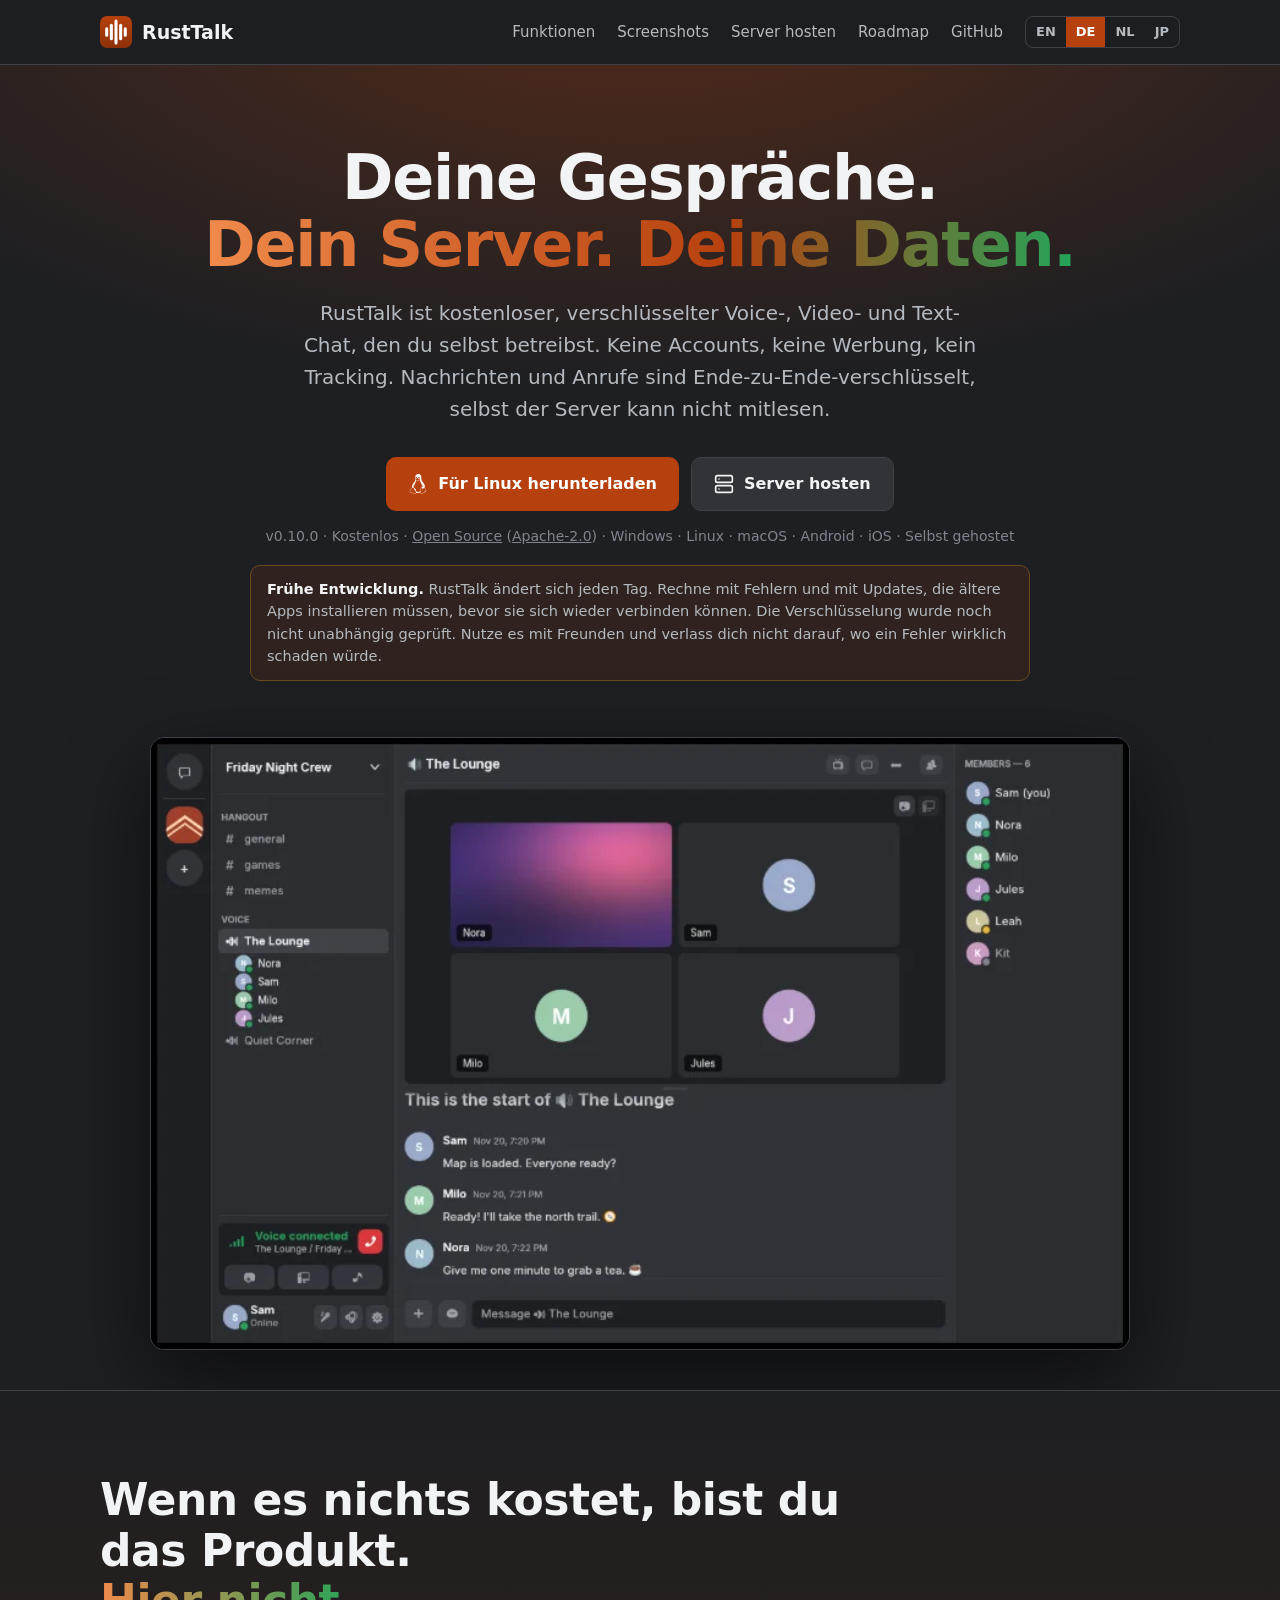
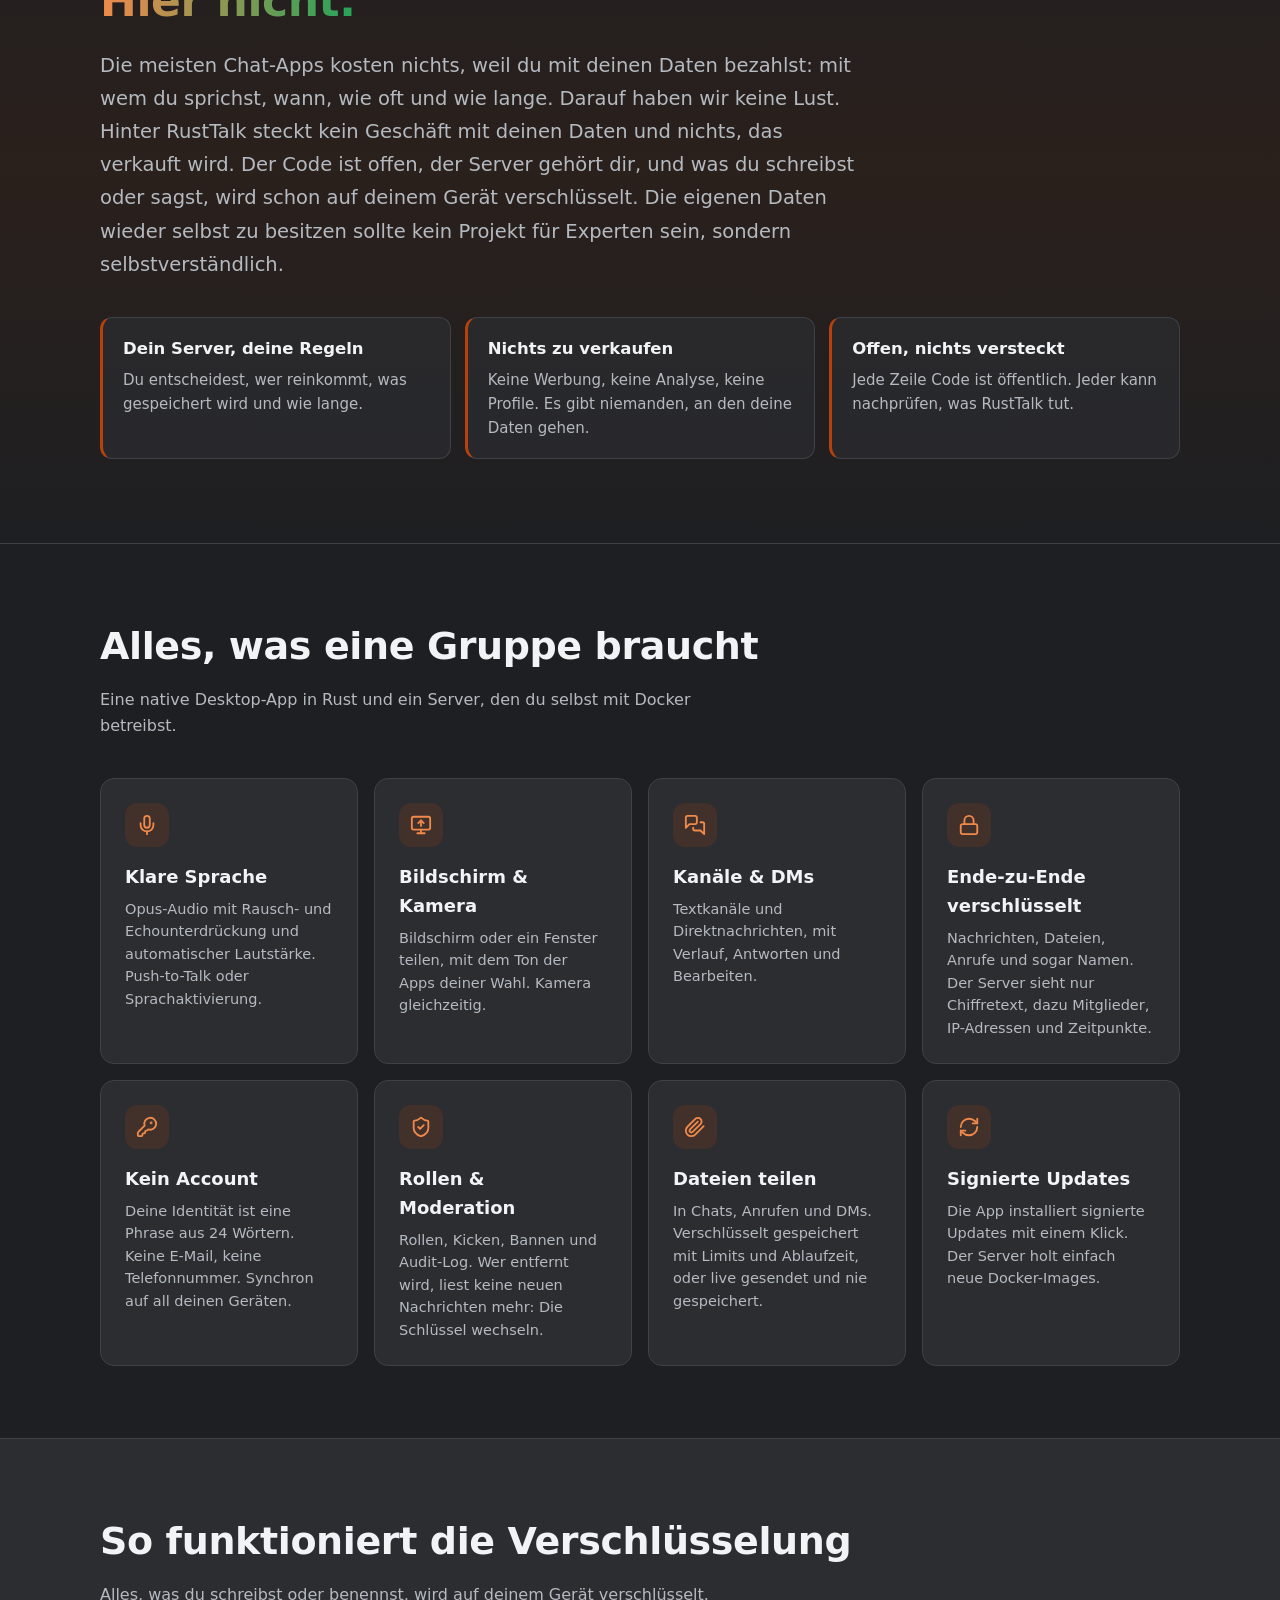
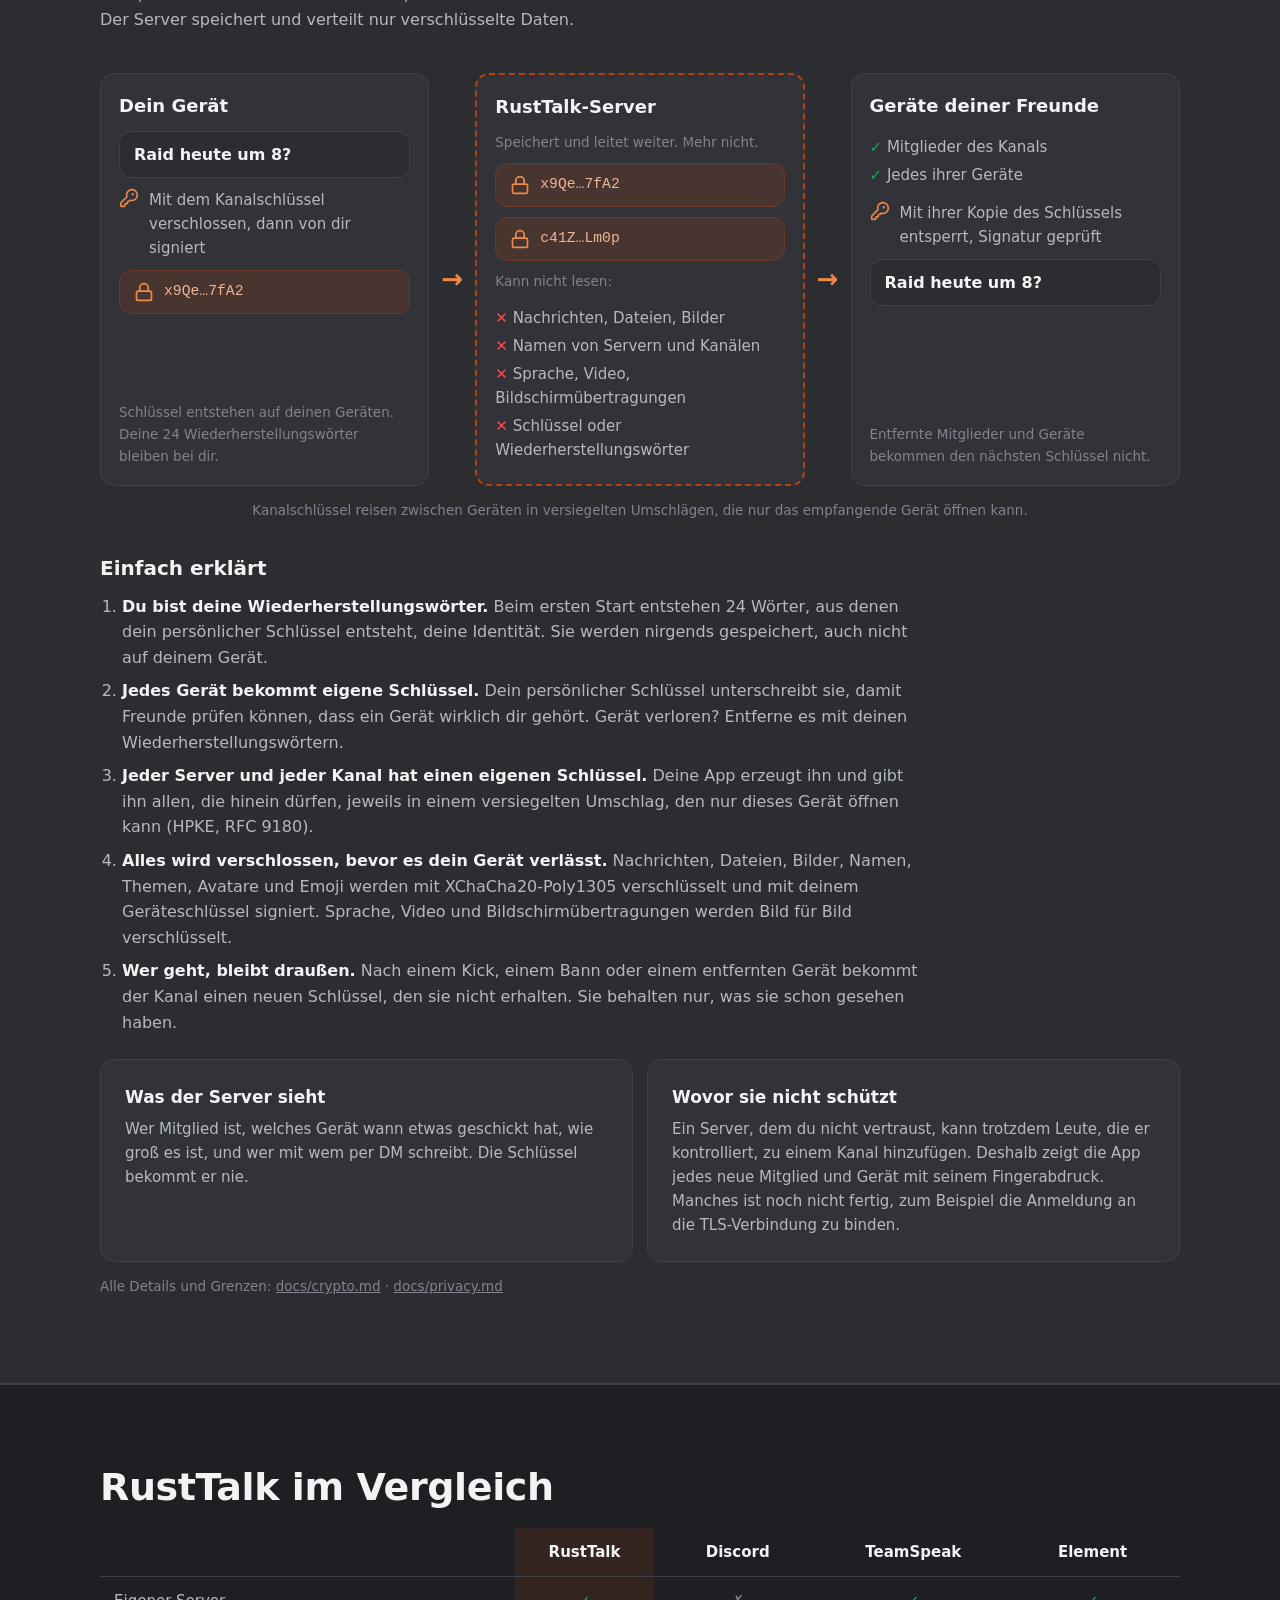
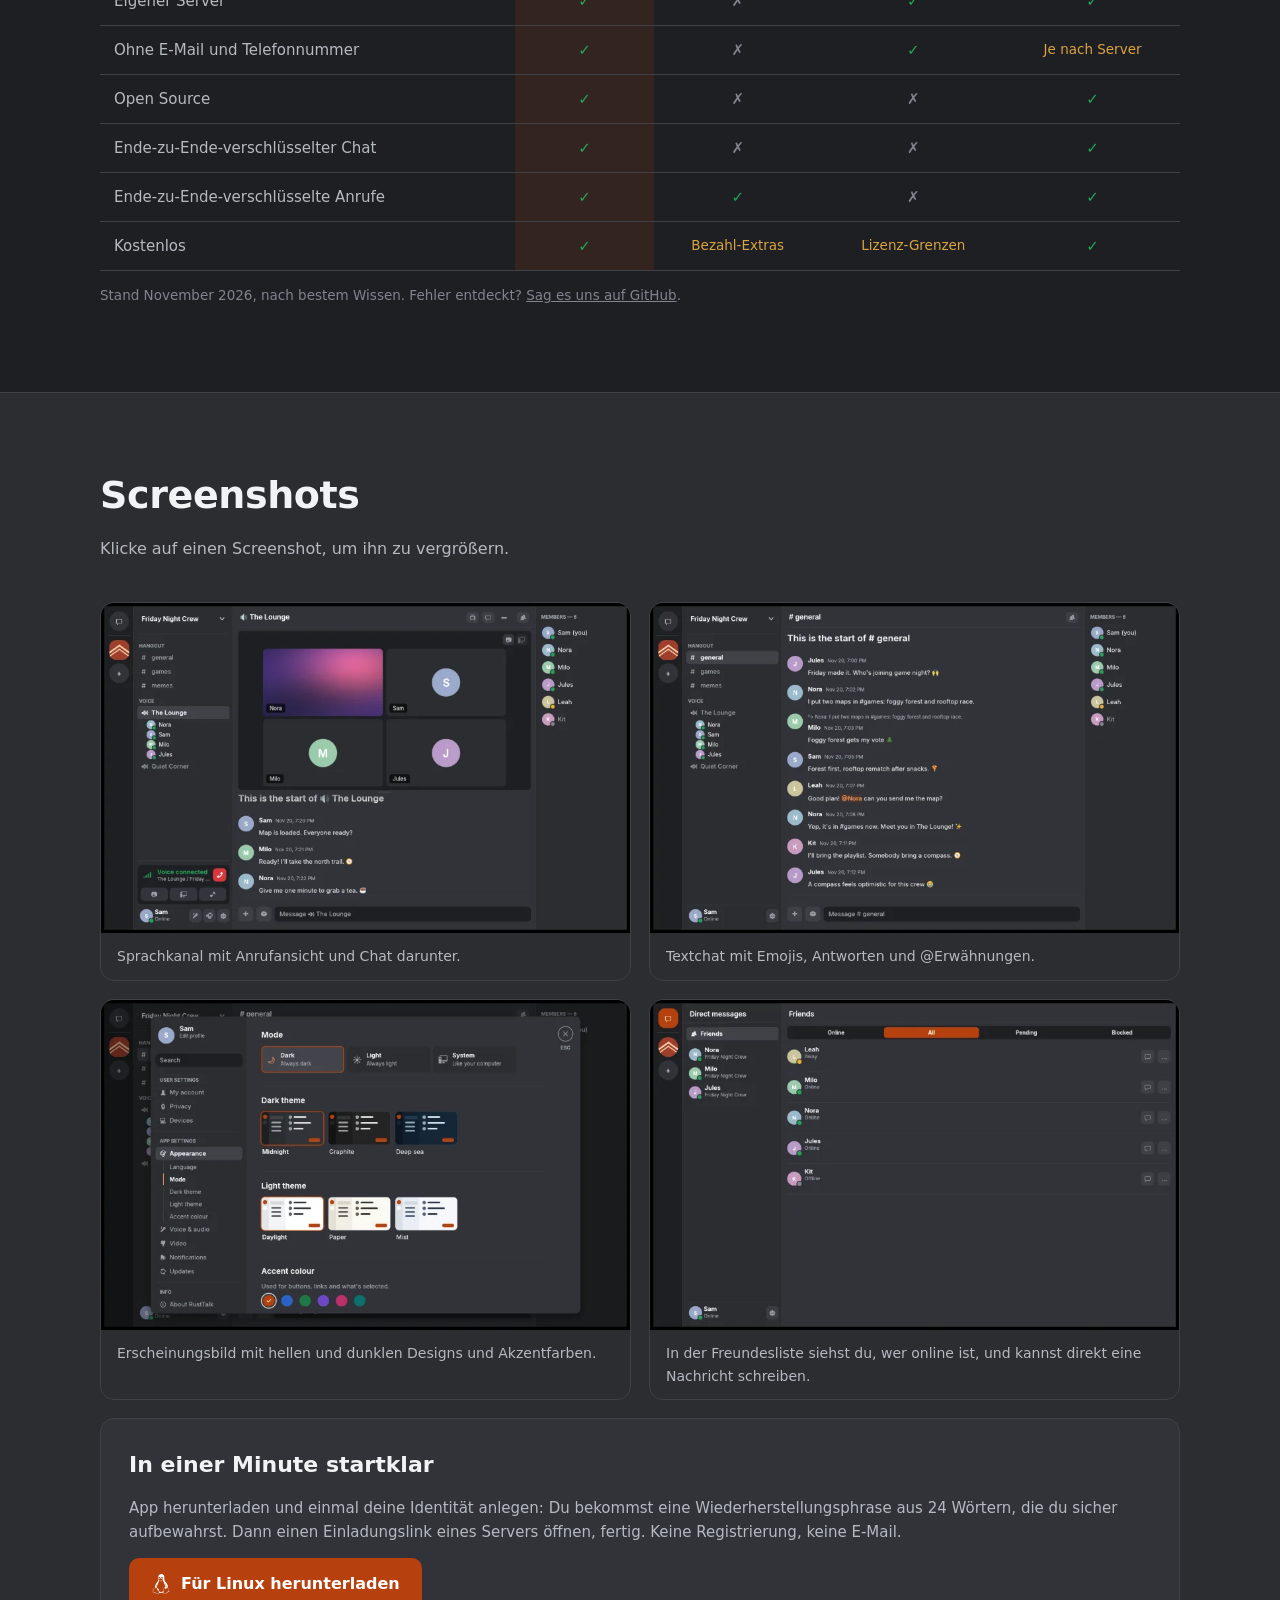
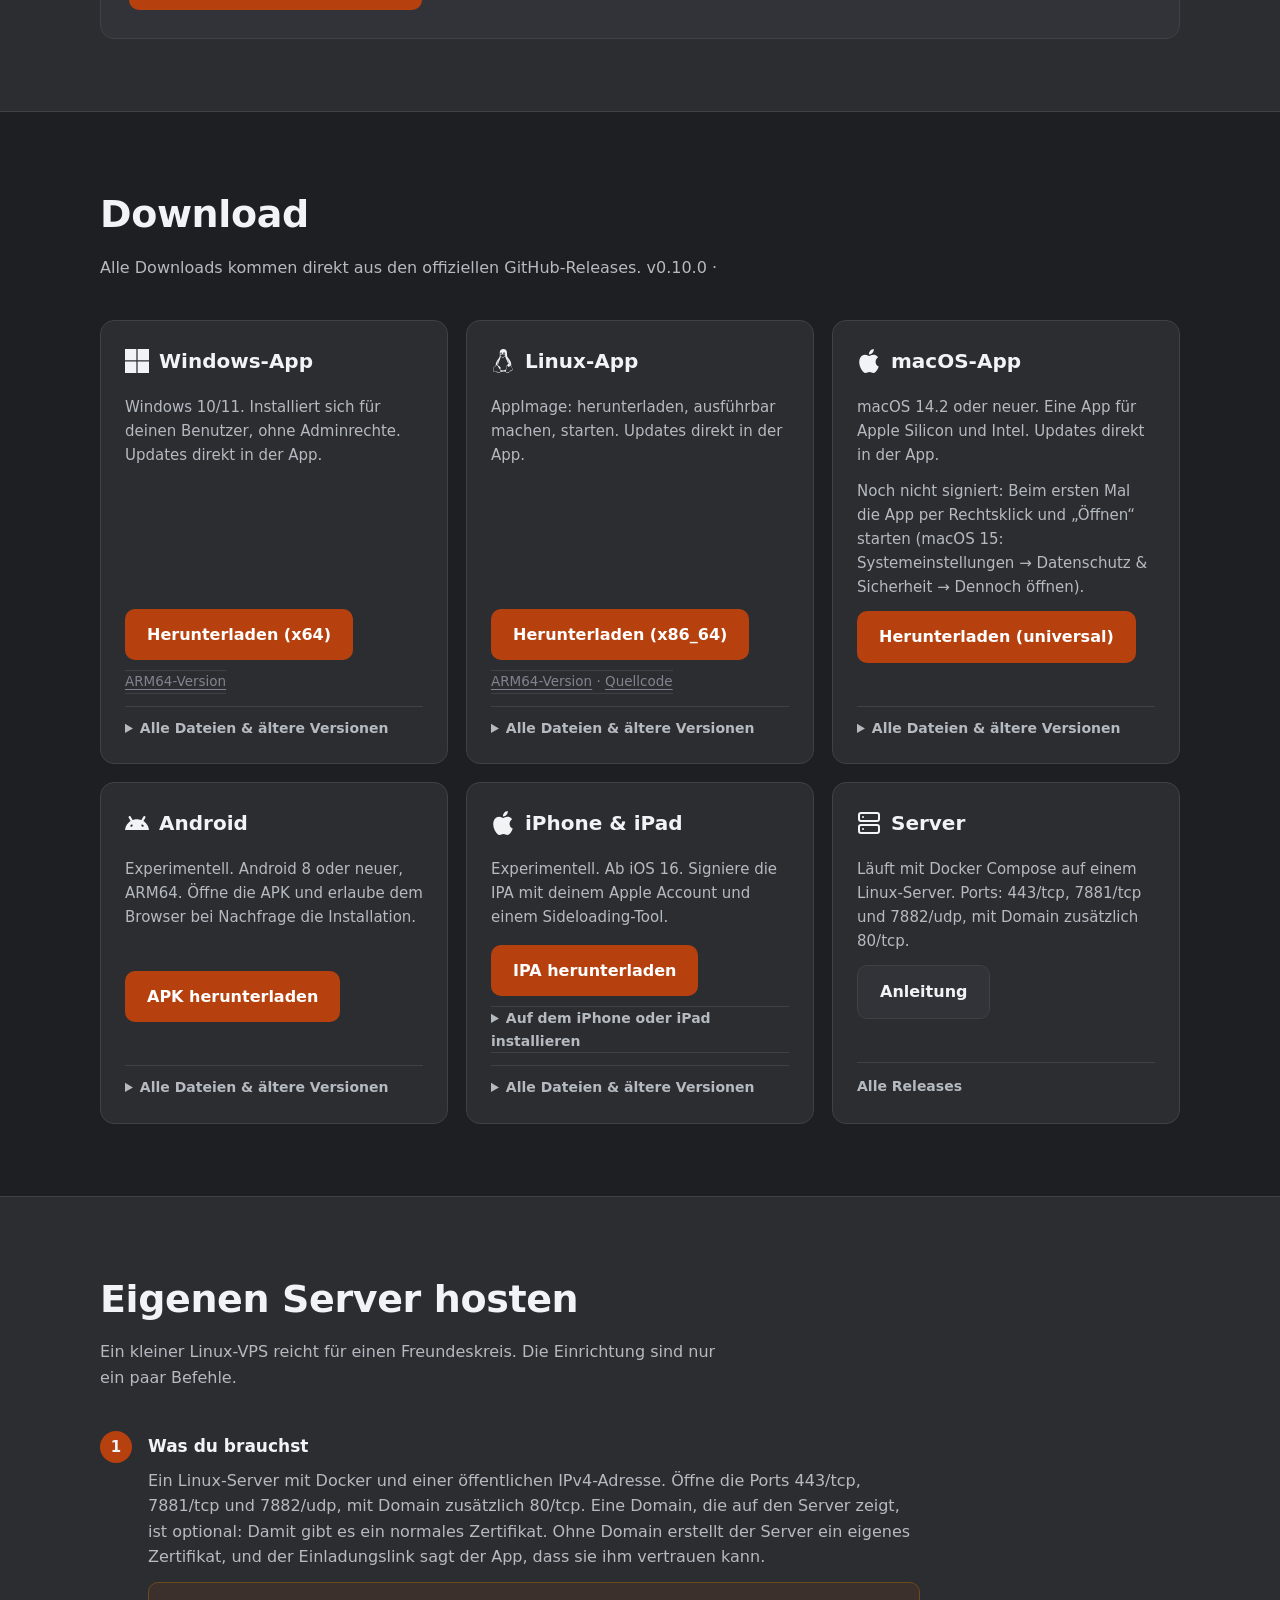
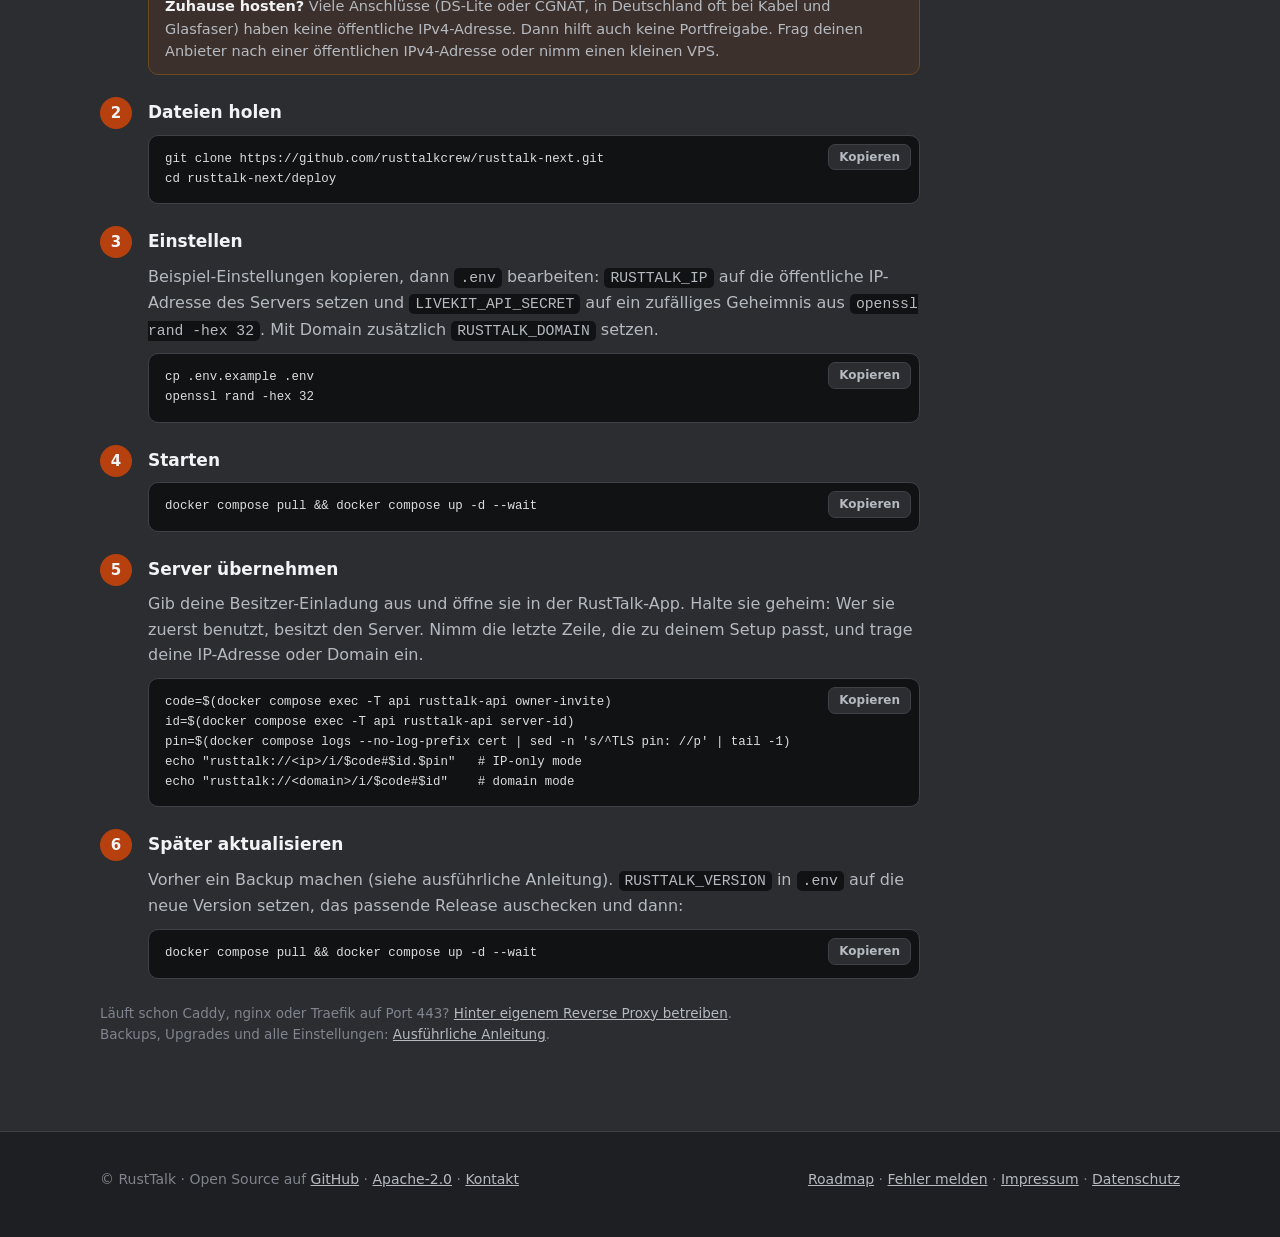
<file: de/index.html>
<!doctype html>
<!-- Generated from src/index.html by scripts/build.cjs. Edit the source, then run make build. -->
<html lang="de" data-os="other">
<head>
<meta charset="utf-8">
<meta http-equiv="Content-Security-Policy" content="default-src 'none'; script-src 'sha256-AUztV3o960bddpkqRguNqf8qSseMbFfu2VMeRINGO8E=' 'sha256-z20tol2vIbH48MMVfXhHZcXH8EnP1uv+O41QiK7laSI=' 'sha256-rhso3QEOBVxQG+7KZJTnVnO0Werj2KtitDR3R7eXEio='; style-src 'self' 'unsafe-inline'; img-src 'self' data:; connect-src 'self'; base-uri 'none'; form-action 'none'">
<meta name="viewport" content="width=device-width, initial-scale=1">
<link rel="canonical" href="https://rusttalk.com/de/">
<link rel="alternate" hreflang="en" href="https://rusttalk.com/">
<link rel="alternate" hreflang="de" href="https://rusttalk.com/de/">
<link rel="alternate" hreflang="nl" href="https://rusttalk.com/nl/">
<link rel="alternate" hreflang="ja" href="https://rusttalk.com/ja/">
<link rel="alternate" hreflang="x-default" href="https://rusttalk.com/">
<meta property="og:url" content="https://rusttalk.com/de/">
<meta property="og:locale" content="de_DE">
<title>RustTalk – Deine Gespräche. Dein Server. Deine Daten.</title>
<meta name="description" content="RustTalk: kostenloser, Ende-zu-Ende-verschlüsselter Voice-, Video- und Text-Chat, den du selbst betreibst. Keine Accounts, keine Werbung, kein Tracking.">
<link rel="icon" href="../favicon.svg?v=rust" type="image/svg+xml">
<link rel="apple-touch-icon" href="../img/apple-touch-icon.png?v=rust">
<meta property="og:title" content="RustTalk">
<meta property="og:description" content="RustTalk: kostenloser, Ende-zu-Ende-verschlüsselter Voice-, Video- und Text-Chat, den du selbst betreibst. Keine Accounts, keine Werbung, kein Tracking.">
<meta property="og:image" content="https://rusttalk.com/img/link-preview.png">
<meta property="og:image:width" content="1200">
<meta property="og:image:height" content="630">
<meta property="og:image:alt" content="RustTalk logo above the app’s call stage and chat">
<meta name="twitter:card" content="summary_large_image">
<meta name="twitter:image" content="https://rusttalk.com/img/link-preview.png">
<meta name="twitter:image:alt" content="RustTalk logo above the app’s call stage and chat">
<style>
:root{
  --bg:#1e1f22;--bg2:#2b2d31;--bg3:#313338;--line:#3f4147;
  --text:#f2f3f5;--muted:#b5bac1;--dim:#80848e;
  --accent:#b7410e;--accent2:#8c3008;--green:#23a55a;
  --radius:14px;--max:1120px;
}
*{box-sizing:border-box}
html{scroll-behavior:smooth}
body{margin:0;background:var(--bg);color:var(--text);font:16px/1.6 system-ui,-apple-system,"Segoe UI",Roboto,Ubuntu,sans-serif;-webkit-font-smoothing:antialiased}
a{color:inherit}
.wrap{max-width:var(--max);margin:0 auto;padding:0 20px}
/* nav */
nav{position:sticky;top:0;z-index:10;background:rgba(30,31,34,.85);backdrop-filter:blur(10px);border-bottom:1px solid var(--line)}
nav .wrap{display:flex;align-items:center;gap:20px;height:64px}
.brand{display:flex;align-items:center;gap:10px;font-weight:700;font-size:19px;text-decoration:none}
.brand svg{width:32px;height:32px}
.links{display:flex;gap:22px;margin-left:auto;align-items:center}
.links a{text-decoration:none;color:var(--muted);font-size:15px}
.links a:hover{color:var(--text)}
.lang{display:flex;border:1px solid var(--line);border-radius:8px;overflow:hidden}
.lang button,.lang a{background:none;border:0;color:var(--muted);padding:5px 10px;font:inherit;font-size:13px;font-weight:600;cursor:pointer;text-decoration:none}
.lang button.on,.lang a.on{background:var(--accent);color:#fff}
@media(max-width:720px){.links a.opt{display:none}}
.brand,.links a,.lang button,.lang a{white-space:nowrap}
@media(max-width:440px){.links{gap:12px}.links>a{display:none}.lang button,.lang a{padding:5px 8px}}
/* hero */
.hero{padding:80px 0 40px;text-align:center;background:radial-gradient(900px 400px at 50% -80px,rgba(183,65,14,.35),transparent)}
.hero h1{font-size:clamp(36px,6vw,62px);line-height:1.08;margin:0 0 18px;letter-spacing:-.02em}
.hero h1 span{background:linear-gradient(90deg,#f08a4b,#b7410e 60%,#23a55a);-webkit-background-clip:text;background-clip:text;color:transparent}
.hero p.lead{font-size:clamp(17px,2.2vw,20px);color:var(--muted);max-width:680px;margin:0 auto 32px}
.cta{display:flex;gap:12px;justify-content:center;flex-wrap:wrap}
.btn{display:inline-flex;align-items:center;gap:10px;padding:13px 22px;border-radius:10px;font-weight:600;text-decoration:none;font-size:16px;transition:background .15s,transform .15s}
.btn.primary{background:var(--accent);color:#fff}
.btn.primary:hover{background:var(--accent2);transform:translateY(-1px)}
.btn.ghost{background:var(--bg3);color:var(--text);border:1px solid var(--line)}
.btn.ghost:hover{background:#3a3c42}
.btn svg{width:20px;height:20px;flex:none}
.ver{margin-top:14px;color:var(--dim);font-size:14px}
.ver a{color:inherit}
.shot-hero{margin:56px auto 0;max-width:980px;border-radius:var(--radius);overflow:hidden;border:1px solid var(--line);box-shadow:0 30px 80px rgba(0,0,0,.55)}
.shot-hero img{display:block;width:100%;height:auto}
/* sections */
section{padding:72px 0}
h2{font-size:clamp(28px,4vw,38px);margin:0 0 10px;letter-spacing:-.01em}
.sub{color:var(--muted);margin:0 0 40px;max-width:640px}
.grid{display:grid;grid-template-columns:repeat(auto-fit,minmax(250px,1fr));gap:16px}
.card{background:var(--bg2);border:1px solid var(--line);border-radius:var(--radius);padding:24px}
.card .ic{width:44px;height:44px;border-radius:12px;background:rgba(183,65,14,.16);color:#f08a4b;display:grid;place-items:center;margin-bottom:16px}
.card .ic svg{width:22px;height:22px}
.feat{grid-auto-rows:1fr}
.feat .card p{font-size:14.5px;line-height:1.55}
.card h3{margin:0 0 6px;font-size:18px}
.card p{margin:0;color:var(--muted);font-size:15px}
/* gallery */
.gallery{display:grid;grid-template-columns:1fr 1fr;gap:18px}
.gallery figure{margin:0;background:var(--bg2);border:1px solid var(--line);border-radius:var(--radius);overflow:hidden}
.gallery img{display:block;width:100%;height:auto;cursor:zoom-in}
.gallery figcaption{padding:12px 16px;color:var(--muted);font-size:14px}
.screenshot-cta{display:flex;flex-direction:column;gap:14px;margin-top:18px;padding:28px}
@media(max-width:760px){.gallery{grid-template-columns:1fr}}
/* downloads */
.dl{display:grid;grid-template-columns:repeat(auto-fit,minmax(290px,1fr));gap:18px}
.dl .card{display:flex;flex-direction:column;gap:12px}
.dl .card h3{display:flex;align-items:center;gap:10px;font-size:20px}
.dl .card h3 svg{width:24px;height:24px;flex:none}
.later{list-style:none;margin:0;padding:0}
.later li{display:flex;align-items:center;gap:10px;padding:10px 0;border-bottom:1px solid var(--line)}
.later svg{width:20px;height:20px;flex:none}
.later li>span{margin-left:auto;text-align:right;color:var(--dim);font-size:13.5px}
.dl .card>.btn{align-self:flex-start}
.alt-link{font-size:13.5px;color:var(--dim);text-decoration:underline;text-underline-offset:3px}
.alt-link:hover{color:var(--text)}
.small{font-size:13.5px;color:var(--dim)}
pre{position:relative;background:#111214;border:1px solid var(--line);border-radius:10px;padding:14px 16px;padding-right:76px;white-space:pre-wrap;overflow-wrap:anywhere;font:13.5px/1.6 ui-monospace,"Cascadia Code",Consolas,monospace;color:#dbdee1;margin:0}
.copy{position:absolute;top:8px;right:8px;background:#2b2d31;border:1px solid var(--line);color:var(--muted);border-radius:7px;padding:4px 10px;font:600 12px/1.4 system-ui,sans-serif;cursor:pointer}
.copy:hover{color:var(--text);background:#3a3c42}
.copy.ok{color:#fff;background:var(--green);border-color:var(--green)}
[hidden]{display:none!important}
.more-docs{margin-top:24px}
.more-docs a{color:var(--muted)}
code{font-family:ui-monospace,"Cascadia Code",Consolas,monospace;font-size:.92em;background:#111214;padding:2px 6px;border-radius:5px}
pre code{background:none;padding:0}
.steps{counter-reset:s;display:grid;gap:22px;max-width:820px}
.steps>div{position:relative;padding-left:48px}
.steps>div::before{counter-increment:s;content:counter(s);position:absolute;left:0;top:0;width:32px;height:32px;border-radius:50%;background:var(--accent);display:grid;place-items:center;font-weight:700;font-size:15px}
.steps h3{margin:2px 0 8px;font-size:17px}
.steps p{margin:0 0 10px;color:var(--muted)}
.alt{background:var(--bg2);border-top:1px solid var(--line);border-bottom:1px solid var(--line)}
.alt .card{background:var(--bg3)}
/* why */
.why{padding:84px 0;background:linear-gradient(180deg,var(--bg) 0%,#2a201c 50%,var(--bg) 100%);border-top:1px solid var(--line);border-bottom:1px solid var(--line)}
.why h2{font-size:clamp(28px,4.4vw,44px);line-height:1.15;margin:0 0 22px;max-width:820px}
.why h2 span{background:linear-gradient(90deg,#f08a4b,#23a55a);-webkit-background-clip:text;background-clip:text;color:transparent}
.manifest{font-size:clamp(17px,2vw,19.5px);line-height:1.7;color:var(--muted);max-width:760px;margin:0 0 36px}
.pillars{display:grid;grid-template-columns:repeat(auto-fit,minmax(220px,1fr));gap:14px}
.pillars>div{background:rgba(43,45,49,.7);border:1px solid var(--line);border-left:3px solid var(--accent);border-radius:12px;padding:18px 20px;display:flex;flex-direction:column;gap:6px}
.pillars b{font-size:16.5px}
.pillars span{color:var(--muted);font-size:15px}
/* footer */
footer{padding:36px 0 50px;color:var(--dim);font-size:14px}
footer .wrap{display:flex;gap:16px;flex-wrap:wrap;justify-content:space-between}
footer a{color:var(--muted)}
/* os-aware buttons */
.dl-win,.dl-linux,.dl-mac,.dl-android,.dl-ios,.dl-other{display:none}
html[data-os=windows] .dl-win,html[data-os=linux] .dl-linux,html[data-os=mac] .dl-mac,html[data-os=android] .dl-android,html[data-os=ios] .dl-ios,html[data-os=other] .dl-other{display:inline-flex}
.btn[aria-disabled=true]{opacity:.7;cursor:default;pointer-events:none}
.dl .card.wide{grid-column:1/-1}
.dl .card.wide .row{display:flex;flex-wrap:wrap;align-items:center;gap:14px 22px}
.dl .card.wide .row p{flex:1 1 320px;margin:0}
.soon{white-space:nowrap;display:inline-block;font-size:12px;font-weight:700;padding:2px 8px;border-radius:99px;background:rgba(183,65,14,.2);color:#f6a878;margin-left:6px}
details.files{margin-top:auto;border-top:1px solid var(--line);padding-top:10px}
details.sideload{margin:12px 0}.sideload ol{padding-inline-start:1.4em}.sideload li{margin:8px 0}
details.sideload summary,details.files summary{cursor:pointer;color:var(--muted);font-size:14px;font-weight:600;user-select:none}
details.files summary:hover{color:var(--text)}
.files .tools{display:flex;align-items:center;gap:8px;margin:12px 0 6px;font-size:13.5px;color:var(--dim)}
.files select{background:var(--bg3);color:var(--text);border:1px solid var(--line);border-radius:8px;padding:5px 8px;font:inherit;font-size:13.5px}
.files h4{margin:12px 0 4px;font-size:12px;letter-spacing:.06em;text-transform:uppercase;color:var(--dim)}
.files ul{list-style:none;margin:0;padding:0}
.files li{padding:8px 0;font-size:13.5px;border-bottom:1px solid var(--line)}
.files li .top{display:flex;justify-content:space-between;gap:10px}
.files li .top a{color:var(--text);word-break:break-all}
.files li .top span{color:var(--dim);white-space:nowrap}
.files .sha{display:flex;flex-wrap:wrap;align-items:center;gap:4px 8px;margin-top:4px;font-size:12px;color:var(--dim)}
.files .sha b{font-weight:600}
.files .sha code{font-size:11.5px;word-break:break-all;cursor:copy;padding:2px 6px}
.files .sha code.ok{background:var(--green);color:#fff}
.files .sha a{color:var(--dim)}
.files .err{color:var(--dim);font-size:13.5px}
/* lightbox */
#lb{position:fixed;inset:0;background:rgba(0,0,0,.88);display:none;align-items:center;justify-content:center;padding:20px;z-index:50;cursor:zoom-out}
#lb.on{display:flex}
#lb img{max-width:100%;max-height:100%;border-radius:10px}
/* i18n */
html[lang=en] [data-l]:not([data-l=en]),html[lang=de] [data-l]:not([data-l=de]),html[lang=nl] [data-l]:not([data-l=nl]),html[lang=ja] [data-l]:not([data-l=ja]){display:none!important}
html[lang=ja] body{font-family:system-ui,-apple-system,"Hiragino Sans","Hiragino Kaku Gothic ProN","Yu Gothic UI","Meiryo","Noto Sans JP",sans-serif;line-break:strict;overflow-wrap:anywhere}
html[lang=ja] :is(h1,h2,h3,b,.lead,.sub){word-break:auto-phrase}
.ln{display:block;padding-left:1.6em;text-indent:-1.6em}
@media(max-width:640px){.feat{grid-auto-rows:auto}.feat .card{padding:20px}pre{font-size:12.5px;padding:12px;padding-top:40px}.copy{top:6px}.steps>div{padding-left:0}.steps>div::before{position:static;display:grid;margin-bottom:10px}}
.notice{max-width:780px;margin:18px auto 0;padding:12px 16px;border:1px solid #6b4a1e;background:rgba(183,65,14,.12);border-radius:10px;color:var(--muted);font-size:14.5px;line-height:1.55;text-align:left}
.notice b{color:var(--text)}
.steps .notice{margin:12px 0 0}
#compare{border-top:1px solid var(--line)}
.cmp-wrap{overflow-x:auto;margin:8px 0 14px}
.cmp{border-collapse:collapse;width:100%;min-width:560px;font-size:15px}
.cmp th,.cmp td{padding:12px 14px;border-bottom:1px solid var(--line);text-align:center}
.cmp tbody th{text-align:left;font-weight:500;color:var(--muted)}
.cmp thead th:nth-child(2),.cmp td:nth-child(2){background:rgba(183,65,14,.14)}
.cmp .y{color:var(--green);font-weight:700}
.cmp .n{color:var(--dim)}
.cmp .m{color:#d9a441;font-size:13.5px}
.dl .card .act{margin-top:auto;display:flex;flex-direction:column;align-items:flex-start;gap:10px}
.dl .card .alt{min-height:21px;font-size:13.5px;color:var(--dim)}
.dl .card details.files{margin-top:0}
.dl .card .alt details.sideload{margin:0}
.dl .card .foot{border-top:1px solid var(--line);padding-top:10px}
.foot-link{color:var(--muted);font-size:14px;font-weight:600;text-decoration:none}
.foot-link:hover{color:var(--text)}
.crypt{display:grid;grid-template-columns:1fr auto 1fr auto 1fr;gap:12px;align-items:stretch;margin:8px 0 14px}
.cbox{background:var(--bg3);border:1px solid var(--line);border-radius:var(--radius);padding:18px;display:flex;flex-direction:column;gap:10px}
.cbox.server{border:2px dashed var(--accent)}
.cbox h3{margin:0;font-size:18px}
.cbox p{margin:0}
.cbox .step{display:flex;gap:10px;align-items:flex-start;color:var(--muted);font-size:15px}
.cbox svg{width:20px;height:20px;flex:none;color:#f08a4b}
.cbox .bubble{background:var(--bg2);border:1px solid var(--line);border-radius:12px;padding:10px 14px;font-weight:600}
.cbox .blob{display:flex;gap:10px;align-items:center;background:rgba(183,65,14,.18);border:1px solid #6b3a26;border-radius:12px;padding:9px 14px}
.cbox .blob code{background:none;padding:0;color:#f0b496}
.cbox .small{margin-top:auto}
.marks{list-style:none;margin:0;padding:0;color:var(--muted);font-size:15px}
.marks li{margin:4px 0}
.marks .no{color:#f85149;font-weight:700}
.marks .ok{color:var(--green);font-weight:700}
.carrow{display:grid;place-items:center;color:#f08a4b;font-size:26px;font-weight:700}
.envelope{text-align:center;margin:0 0 30px}
.plain{margin:0 0 10px;font-size:20px}
.csteps{max-width:820px;margin:0 0 24px;padding-left:22px;color:var(--muted)}
.csteps li{margin:8px 0}
.csteps b{color:var(--text)}
.cnotes{display:grid;grid-template-columns:repeat(auto-fit,minmax(280px,1fr));gap:14px;margin:0 0 14px}
.cnotes h3{margin:0 0 6px;font-size:17px}
.cnotes p{margin:0;color:var(--muted);font-size:15px}
@media(max-width:860px){.crypt{grid-template-columns:1fr}.carrow{transform:rotate(90deg)}}
</style>
</head>
<body>
<svg width="0" height="0" style="position:absolute" aria-hidden="true">
<!-- Windows, Linux (Tux) and Apple logos: Simple Icons, CC0 (simpleicons.org). Android logo: Simple Icons, CC0. Server and feature icons: Lucide, ISC (lucide.dev). -->
<symbol id="i-win" viewBox="0 0 24 24"><path fill="currentColor" d="M0,0H11.377V11.372H0ZM12.623,0H24V11.372H12.623ZM0,12.623H11.377V24H0Zm12.623,0H24V24H12.623"/></symbol>
<symbol id="i-linux" viewBox="0 0 24 24"><path fill="currentColor" d="M12.504 0c-.155 0-.315.008-.48.021-4.226.333-3.105 4.807-3.17 6.298-.076 1.092-.3 1.953-1.05 3.02-.885 1.051-2.127 2.75-2.716 4.521-.278.832-.41 1.684-.287 2.489a.424.424 0 00-.11.135c-.26.268-.45.6-.663.839-.199.199-.485.267-.797.4-.313.136-.658.269-.864.68-.09.189-.136.394-.132.602 0 .199.027.4.055.536.058.399.116.728.04.97-.249.68-.28 1.145-.106 1.484.174.334.535.47.94.601.81.2 1.91.135 2.774.6.926.466 1.866.67 2.616.47.526-.116.97-.464 1.208-.946.587-.003 1.23-.269 2.26-.334.699-.058 1.574.267 2.577.2.025.134.063.198.114.333l.003.003c.391.778 1.113 1.132 1.884 1.071.771-.06 1.592-.536 2.257-1.306.631-.765 1.683-1.084 2.378-1.503.348-.199.629-.469.649-.853.023-.4-.2-.811-.714-1.376v-.097l-.003-.003c-.17-.2-.25-.535-.338-.926-.085-.401-.182-.786-.492-1.046h-.003c-.059-.054-.123-.067-.188-.135a.357.357 0 00-.19-.064c.431-1.278.264-2.55-.173-3.694-.533-1.41-1.465-2.638-2.175-3.483-.796-1.005-1.576-1.957-1.56-3.368.026-2.152.236-6.133-3.544-6.139zm.529 3.405h.013c.213 0 .396.062.584.198.19.135.33.332.438.533.105.259.158.459.166.724 0-.02.006-.04.006-.06v.105a.086.086 0 01-.004-.021l-.004-.024a1.807 1.807 0 01-.15.706.953.953 0 01-.213.335.71.71 0 00-.088-.042c-.104-.045-.198-.064-.284-.133a1.312 1.312 0 00-.22-.066c.05-.06.146-.133.183-.198.053-.128.082-.264.088-.402v-.02a1.21 1.21 0 00-.061-.4c-.045-.134-.101-.2-.183-.333-.084-.066-.167-.132-.267-.132h-.016c-.093 0-.176.03-.262.132a.8.8 0 00-.205.334 1.18 1.18 0 00-.09.4v.019c.002.089.008.179.02.267-.193-.067-.438-.135-.607-.202a1.635 1.635 0 01-.018-.2v-.02a1.772 1.772 0 01.15-.768c.082-.22.232-.406.43-.533a.985.985 0 01.594-.2zm-2.962.059h.036c.142 0 .27.048.399.135.146.129.264.288.344.465.09.199.14.4.153.667v.004c.007.134.006.2-.002.266v.08c-.03.007-.056.018-.083.024-.152.055-.274.135-.393.2.012-.09.013-.18.003-.267v-.015c-.012-.133-.04-.2-.082-.333a.613.613 0 00-.166-.267.248.248 0 00-.183-.064h-.021c-.071.006-.13.04-.186.132a.552.552 0 00-.12.27.944.944 0 00-.023.33v.015c.012.135.037.2.08.334.046.134.098.2.166.268.01.009.02.018.034.024-.07.057-.117.07-.176.136a.304.304 0 01-.131.068 2.62 2.62 0 01-.275-.402 1.772 1.772 0 01-.155-.667 1.759 1.759 0 01.08-.668 1.43 1.43 0 01.283-.535c.128-.133.26-.2.418-.2zm1.37 1.706c.332 0 .733.065 1.216.399.293.2.523.269 1.052.468h.003c.255.136.405.266.478.399v-.131a.571.571 0 01.016.47c-.123.31-.516.643-1.063.842v.002c-.268.135-.501.333-.775.465-.276.135-.588.292-1.012.267a1.139 1.139 0 01-.448-.067 3.566 3.566 0 01-.322-.198c-.195-.135-.363-.332-.612-.465v-.005h-.005c-.4-.246-.616-.512-.686-.71-.07-.268-.005-.47.193-.6.224-.135.38-.271.483-.336.104-.074.143-.102.176-.131h.002v-.003c.169-.202.436-.47.839-.601.139-.036.294-.065.466-.065zm2.8 2.142c.358 1.417 1.196 3.475 1.735 4.473.286.534.855 1.659 1.102 3.024.156-.005.33.018.513.064.646-1.671-.546-3.467-1.089-3.966-.22-.2-.232-.335-.123-.335.59.534 1.365 1.572 1.646 2.757.13.535.16 1.104.021 1.67.067.028.135.06.205.067 1.032.534 1.413.938 1.23 1.537v-.043c-.06-.003-.12 0-.18 0h-.016c.151-.467-.182-.825-1.065-1.224-.915-.4-1.646-.336-1.77.465-.008.043-.013.066-.018.135-.068.023-.139.053-.209.064-.43.268-.662.669-.793 1.187-.13.533-.17 1.156-.205 1.869v.003c-.02.334-.17.838-.319 1.35-1.5 1.072-3.58 1.538-5.348.334a2.645 2.645 0 00-.402-.533 1.45 1.45 0 00-.275-.333c.182 0 .338-.03.465-.067a.615.615 0 00.314-.334c.108-.267 0-.697-.345-1.163-.345-.467-.931-.995-1.788-1.521-.63-.4-.986-.87-1.15-1.396-.165-.534-.143-1.085-.015-1.645.245-1.07.873-2.11 1.274-2.763.107-.065.037.135-.408.974-.396.751-1.14 2.497-.122 3.854a8.123 8.123 0 01.647-2.876c.564-1.278 1.743-3.504 1.836-5.268.048.036.217.135.289.202.218.133.38.333.59.465.21.201.477.335.876.335.039.003.075.006.11.006.412 0 .73-.134.997-.268.29-.134.52-.334.74-.4h.005c.467-.135.835-.402 1.044-.7zm2.185 8.958c.037.6.343 1.245.882 1.377.588.134 1.434-.333 1.791-.765l.211-.01c.315-.007.577.01.847.268l.003.003c.208.199.305.53.391.876.085.4.154.78.409 1.066.486.527.645.906.636 1.14l.003-.007v.018l-.003-.012c-.015.262-.185.396-.498.595-.63.401-1.746.712-2.457 1.57-.618.737-1.37 1.14-2.036 1.191-.664.053-1.237-.2-1.574-.898l-.005-.003c-.21-.4-.12-1.025.056-1.69.176-.668.428-1.344.463-1.897.037-.714.076-1.335.195-1.814.12-.465.308-.797.641-.984l.045-.022zm-10.814.049h.01c.053 0 .105.005.157.014.376.055.706.333 1.023.752l.91 1.664.003.003c.243.533.754 1.064 1.189 1.637.434.598.77 1.131.729 1.57v.006c-.057.744-.48 1.148-1.125 1.294-.645.135-1.52.002-2.395-.464-.968-.536-2.118-.469-2.857-.602-.369-.066-.61-.2-.723-.4-.11-.2-.113-.602.123-1.23v-.004l.002-.003c.117-.334.03-.752-.027-1.118-.055-.401-.083-.71.043-.94.16-.334.396-.4.69-.533.294-.135.64-.202.915-.47h.002v-.002c.256-.268.445-.601.668-.838.19-.201.38-.336.663-.336zm7.159-9.074c-.435.201-.945.535-1.488.535-.542 0-.97-.267-1.28-.466-.154-.134-.28-.268-.373-.335-.164-.134-.144-.333-.074-.333.109.016.129.134.199.2.096.066.215.2.36.333.292.2.68.467 1.167.467.485 0 1.053-.267 1.398-.466.195-.135.445-.334.648-.467.156-.136.149-.267.279-.267.128.016.034.134-.147.332a8.097 8.097 0 01-.69.468zm-1.082-1.583V5.64c-.006-.02.013-.042.029-.05.074-.043.18-.027.26.004.063 0 .16.067.15.135-.006.049-.085.066-.135.066-.055 0-.092-.043-.141-.068-.052-.018-.146-.008-.163-.065zm-.551 0c-.02.058-.113.049-.166.066-.047.025-.086.068-.14.068-.05 0-.13-.02-.136-.068-.01-.066.088-.133.15-.133.08-.031.184-.047.259-.005.019.009.036.03.03.05v.02h.003z"/></symbol>
<symbol id="i-apple" viewBox="0 0 24 24"><path fill="currentColor" d="M12.152 6.896c-.948 0-2.415-1.078-3.96-1.04-2.04.027-3.91 1.183-4.961 3.014-2.117 3.675-.546 9.103 1.519 12.09 1.013 1.454 2.208 3.09 3.792 3.039 1.52-.065 2.09-.987 3.935-.987 1.831 0 2.35.987 3.96.948 1.637-.026 2.676-1.48 3.676-2.948 1.156-1.688 1.636-3.325 1.662-3.415-.039-.013-3.182-1.221-3.22-4.857-.026-3.04 2.48-4.494 2.597-4.559-1.429-2.09-3.623-2.324-4.39-2.376-2-.156-3.675 1.09-4.61 1.09zM15.53 3.83c.843-1.012 1.4-2.427 1.245-3.83-1.207.052-2.662.805-3.532 1.818-.78.896-1.454 2.338-1.273 3.714 1.338.104 2.715-.688 3.559-1.701"/></symbol>
<symbol id="i-android" viewBox="0 0 24 24"><path fill="currentColor" d="M18.4395 5.5586c-.675 1.1664-1.352 2.3318-2.0274 3.498-.0366-.0155-.0742-.0286-.1113-.043-1.8249-.6957-3.484-.8-4.42-.787-1.8551.0185-3.3544.4643-4.2597.8203-.084-.1494-1.7526-3.021-2.0215-3.4864a1.1451 1.1451 0 0 0-.1406-.1914c-.3312-.364-.9054-.4859-1.379-.203-.475.282-.7136.9361-.3886 1.5019 1.9466 3.3696-.0966-.2158 1.9473 3.3593.0172.031-.4946.2642-1.3926 1.0177C2.8987 12.176.452 14.772 0 18.9902h24c-.119-1.1108-.3686-2.099-.7461-3.0683-.7438-1.9118-1.8435-3.2928-2.7402-4.1836a12.1048 12.1048 0 0 0-2.1309-1.6875c.6594-1.122 1.312-2.2559 1.9649-3.3848.2077-.3615.1886-.7956-.0079-1.1191a1.1001 1.1001 0 0 0-.8515-.5332c-.5225-.0536-.9392.3128-1.0488.5449zm-.0391 8.461c.3944.5926.324 1.3306-.1563 1.6503-.4799.3197-1.188.0985-1.582-.4941-.3944-.5927-.324-1.3307.1563-1.6504.4727-.315 1.1812-.1086 1.582.4941zM7.207 13.5273c.4803.3197.5506 1.0577.1563 1.6504-.394.5926-1.1038.8138-1.584.4941-.48-.3197-.5503-1.0577-.1563-1.6504.4008-.6021 1.1087-.8106 1.584-.4941z"/></symbol>
<symbol id="i-server" viewBox="0 0 24 24"><g fill="none" stroke="currentColor" stroke-width="2" stroke-linecap="round" stroke-linejoin="round"><rect width="20" height="8" x="2" y="2" rx="2" ry="2"/><rect width="20" height="8" x="2" y="14" rx="2" ry="2"/><path d="M6 6h.01M6 18h.01"/></g></symbol>
<symbol id="f-mic" viewBox="0 0 24 24"><g fill="none" stroke="currentColor" stroke-width="2" stroke-linecap="round" stroke-linejoin="round"><path d="M12 2a3 3 0 0 0-3 3v7a3 3 0 0 0 6 0V5a3 3 0 0 0-3-3Z"/><path d="M19 10v2a7 7 0 0 1-14 0v-2"/><line x1="12" x2="12" y1="19" y2="22"/></g></symbol>
<symbol id="f-screen" viewBox="0 0 24 24"><g fill="none" stroke="currentColor" stroke-width="2" stroke-linecap="round" stroke-linejoin="round"><path d="m9 10 3-3 3 3"/><path d="M12 13V7"/><rect width="20" height="14" x="2" y="3" rx="2"/><path d="M12 17v4"/><path d="M8 21h8"/></g></symbol>
<symbol id="f-chat" viewBox="0 0 24 24"><g fill="none" stroke="currentColor" stroke-width="2" stroke-linecap="round" stroke-linejoin="round"><path d="M14 9a2 2 0 0 1-2 2H6l-4 4V4a2 2 0 0 1 2-2h8a2 2 0 0 1 2 2z"/><path d="M18 9h2a2 2 0 0 1 2 2v11l-4-4h-6a2 2 0 0 1-2-2v-1"/></g></symbol>
<symbol id="f-lock" viewBox="0 0 24 24"><g fill="none" stroke="currentColor" stroke-width="2" stroke-linecap="round" stroke-linejoin="round"><rect width="18" height="11" x="3" y="11" rx="2" ry="2"/><path d="M7 11V7a5 5 0 0 1 10 0v4"/></g></symbol>
<symbol id="f-key" viewBox="0 0 24 24"><g fill="none" stroke="currentColor" stroke-width="2" stroke-linecap="round" stroke-linejoin="round"><path d="M2.586 17.414A2 2 0 0 0 2 18.828V21a1 1 0 0 0 1 1h3a1 1 0 0 0 1-1v-1a1 1 0 0 1 1-1h1a1 1 0 0 0 1-1v-1a1 1 0 0 1 1-1h.172a2 2 0 0 0 1.414-.586l.814-.814a6.5 6.5 0 1 0-4-4z"/><circle cx="16.5" cy="7.5" r=".5" fill="currentColor"/></g></symbol>
<symbol id="f-shield" viewBox="0 0 24 24"><g fill="none" stroke="currentColor" stroke-width="2" stroke-linecap="round" stroke-linejoin="round"><path d="M20 13c0 5-3.5 7.5-7.66 8.95a1 1 0 0 1-.67-.01C7.5 20.5 4 18 4 13V6a1 1 0 0 1 1-1c2 0 4.5-1.2 6.24-2.72a1.17 1.17 0 0 1 1.52 0C14.51 3.81 17 5 19 5a1 1 0 0 1 1 1z"/><path d="m9 12 2 2 4-4"/></g></symbol>
<symbol id="f-file" viewBox="0 0 24 24"><g fill="none" stroke="currentColor" stroke-width="2" stroke-linecap="round" stroke-linejoin="round"><path d="m21.44 11.05-9.19 9.19a6 6 0 0 1-8.49-8.49l8.57-8.57A4 4 0 1 1 18 8.84l-8.59 8.57a2 2 0 0 1-2.83-2.83l8.49-8.48"/></g></symbol>
<symbol id="f-update" viewBox="0 0 24 24"><g fill="none" stroke="currentColor" stroke-width="2" stroke-linecap="round" stroke-linejoin="round"><path d="M3 12a9 9 0 0 1 9-9 9.75 9.75 0 0 1 6.74 2.74L21 8"/><path d="M21 3v5h-5"/><path d="M21 12a9 9 0 0 1-9 9 9.75 9.75 0 0 1-6.74-2.74L3 16"/><path d="M8 16H3v5"/></g></symbol>
</svg>

<nav>
  <div class="wrap">
    <a class="brand" href="#top" aria-label="RustTalk">
      <img src="../favicon.svg?v=rust" alt="" width="32" height="32">
      RustTalk
    </a>
    <div class="links">
      <a class="opt" href="#features"><span data-l="de">Funktionen</span></a>
      <a class="opt" href="#screenshots"><span data-l="de">Screenshots</span></a>
      <a class="opt" href="#server"><span data-l="de">Server hosten</span></a>
      <a href="roadmap.html"><span data-l="de">Roadmap</span></a>
      <a class="opt" href="https://github.com/rusttalkcrew/rusttalk-next" rel="noopener">GitHub</a>
      <div class="lang" role="group" aria-label="Language">
        <a href="../" data-set="en" hreflang="en" lang="en">EN</a><a href="../de/" data-set="de" hreflang="de" lang="de" class="on" aria-current="page">DE</a><a href="../nl/" data-set="nl" hreflang="nl" lang="nl">NL</a><a href="../ja/" data-set="ja" hreflang="ja" lang="ja">JP</a>
      </div>
    </div>
  </div>
</nav>

<header class="hero" id="top">
  <div class="wrap">
    <h1 data-l="de">Deine Gespräche.<br><span>Dein Server. Deine Daten.</span></h1>
    <p class="lead" data-l="de">RustTalk ist kostenloser, verschlüsselter Voice-, Video- und Text-Chat, den du selbst betreibst. Keine Accounts, keine Werbung, kein Tracking. Nachrichten und Anrufe sind Ende-zu-Ende-verschlüsselt, selbst der Server kann nicht mitlesen.</p>
    <div class="cta">
      <a class="btn primary dl-win" href="https://github.com/rusttalkcrew/rusttalk-next/releases/latest/download/RustTalk-windows-x86_64.exe"><svg aria-hidden="true"><use href="#i-win"/></svg><span data-l="de">Für Windows herunterladen</span></a>
      <a class="btn primary dl-linux" href="https://github.com/rusttalkcrew/rusttalk-next/releases/latest/download/RustTalk-linux-x86_64.AppImage"><svg aria-hidden="true"><use href="#i-linux"/></svg><span data-l="de">Für Linux herunterladen</span></a>
      <a class="btn primary dl-mac" href="https://github.com/rusttalkcrew/rusttalk-next/releases/latest/download/RustTalk-macos-universal.dmg"><svg aria-hidden="true"><use href="#i-apple"/></svg><span data-l="de">Für macOS herunterladen</span></a>
      <a class="btn primary dl-android" href="https://github.com/rusttalkcrew/rusttalk-next/releases/latest/download/RustTalk-android-arm64.apk"><svg aria-hidden="true"><use href="#i-android"/></svg><span data-l="de">Für Android herunterladen</span></a>
      <a class="btn primary dl-ios" href="https://github.com/rusttalkcrew/rusttalk-next/releases/latest/download/RustTalk-ios-unsigned.ipa"><svg aria-hidden="true"><use href="#i-apple"/></svg><span data-l="de">Für iOS herunterladen</span></a>
      <a class="btn ghost dl-ios" href="#download-ios"><span data-l="de">Installationsanleitung</span></a>
      <a class="btn primary dl-other" href="#download"><svg viewBox="0 0 24 24" fill="none" stroke="currentColor" stroke-width="2" aria-hidden="true"><path d="M12 4v11m0 0-4-4m4 4 4-4M5 20h14"/></svg><span data-l="de">Zu den Downloads</span></a>
      <a class="btn ghost" href="#server">
        <svg aria-hidden="true"><use href="#i-server"/></svg>
        <span data-l="de">Server hosten</span>
      </a>
    </div>
    <div class="ver"><span class="js-ver">v0.2.0 · </span><span data-l="de">Kostenlos · <a href="https://github.com/rusttalkcrew/rusttalk-next" rel="noopener">Open Source</a> (<a href="https://github.com/rusttalkcrew/rusttalk-next/blob/main/LICENSE" rel="noopener">Apache-2.0</a>) · Windows · Linux · macOS · Android · iOS · Selbst gehostet</span></div>
    <p class="notice" data-l="de"><b>Frühe Entwicklung.</b> RustTalk ändert sich jeden Tag. Rechne mit Fehlern und mit Updates, die ältere Apps installieren müssen, bevor sie sich wieder verbinden können. Die Verschlüsselung wurde noch nicht unabhängig geprüft. Nutze es mit Freunden und verlass dich nicht darauf, wo ein Fehler wirklich schaden würde.</p>
    <div class="shot-hero"><picture><source type="image/webp" srcset="../img/call-stage-800.webp 800w, ../img/call-stage.webp 1280w" sizes="(max-width: 1020px) calc(100vw - 40px), 980px"><img src="../img/call-stage.png" width="1280" height="800" fetchpriority="high" alt="RustTalk call stage with four people and chat below"></picture></div>
  </div>
</header>

<section id="why" class="why">
  <div class="wrap">
    <h2 data-l="de">Wenn es nichts kostet, bist du das Produkt.<br><span>Hier nicht.</span></h2>
    <p class="manifest" data-l="de">Die meisten Chat-Apps kosten nichts, weil du mit deinen Daten bezahlst: mit wem du sprichst, wann, wie oft und wie lange. Darauf haben wir keine Lust. Hinter RustTalk steckt kein Geschäft mit deinen Daten und nichts, das verkauft wird. Der Code ist offen, der Server gehört dir, und was du schreibst oder sagst, wird schon auf deinem Gerät verschlüsselt. Die eigenen Daten wieder selbst zu besitzen sollte kein Projekt für Experten sein, sondern selbstverständlich.</p>
    <div class="pillars">
      <div><b data-l="de">Dein Server, deine Regeln</b>
        <span data-l="de">Du entscheidest, wer reinkommt, was gespeichert wird und wie lange.</span></div>
      <div><b data-l="de">Nichts zu verkaufen</b>
        <span data-l="de">Keine Werbung, keine Analyse, keine Profile. Es gibt niemanden, an den deine Daten gehen.</span></div>
      <div><b data-l="de">Offen, nichts versteckt</b>
        <span data-l="de">Jede Zeile Code ist öffentlich. Jeder kann nachprüfen, was RustTalk tut.</span></div>
    </div>
  </div>
</section>

<section id="features">
  <div class="wrap">
    <h2 data-l="de">Alles, was eine Gruppe braucht</h2>
    <p class="sub" data-l="de">Eine native Desktop-App in Rust und ein Server, den du selbst mit Docker betreibst.</p>
    <div class="grid feat">
      <div class="card"><div class="ic"><svg aria-hidden="true"><use href="#f-mic"/></svg></div>
        <h3 data-l="de">Klare Sprache</h3>
        <p data-l="de">Opus-Audio mit Rausch- und Echounterdrückung und automatischer Lautstärke. Push-to-Talk oder Sprachaktivierung.</p>
        </div>
      <div class="card"><div class="ic"><svg aria-hidden="true"><use href="#f-screen"/></svg></div>
        <h3 data-l="de">Bildschirm &amp; Kamera</h3>
        <p data-l="de">Bildschirm oder ein Fenster teilen, mit dem Ton der Apps deiner Wahl. Kamera gleichzeitig.</p>
        </div>
      <div class="card"><div class="ic"><svg aria-hidden="true"><use href="#f-chat"/></svg></div>
        <h3 data-l="de">Kanäle &amp; DMs</h3>
        <p data-l="de">Textkanäle und Direktnachrichten, mit Verlauf, Antworten und Bearbeiten.</p>
        </div>
      <div class="card"><div class="ic"><svg aria-hidden="true"><use href="#f-lock"/></svg></div>
        <h3 data-l="de">Ende-zu-Ende verschlüsselt</h3>
        <p data-l="de">Nachrichten, Dateien, Anrufe und sogar Namen. Der Server sieht nur Chiffretext, dazu Mitglieder, IP-Adressen und Zeitpunkte.</p>
        </div>
      <div class="card"><div class="ic"><svg aria-hidden="true"><use href="#f-key"/></svg></div>
        <h3 data-l="de">Kein Account</h3>
        <p data-l="de">Deine Identität ist eine Phrase aus 24 Wörtern. Keine E-Mail, keine Telefonnummer. Synchron auf all deinen Geräten.</p>
        </div>
      <div class="card"><div class="ic"><svg aria-hidden="true"><use href="#f-shield"/></svg></div>
        <h3 data-l="de">Rollen &amp; Moderation</h3>
        <p data-l="de">Rollen, Kicken, Bannen und Audit-Log. Wer entfernt wird, liest keine neuen Nachrichten mehr: Die Schlüssel wechseln.</p>
        </div>
      <div class="card"><div class="ic"><svg aria-hidden="true"><use href="#f-file"/></svg></div>
        <h3 data-l="de">Dateien teilen</h3>
        <p data-l="de">In Chats, Anrufen und DMs. Verschlüsselt gespeichert mit Limits und Ablaufzeit, oder live gesendet und nie gespeichert.</p>
        </div>
      <div class="card"><div class="ic"><svg aria-hidden="true"><use href="#f-update"/></svg></div>
        <h3 data-l="de">Signierte Updates</h3>
        <p data-l="de">Die App installiert signierte Updates mit einem Klick. Der Server holt einfach neue Docker-Images.</p>
        </div>
    </div>
  </div>
</section>

<section id="encryption" class="alt">
  <div class="wrap">
    <h2 data-l="de">So funktioniert die Verschlüsselung</h2>
    <p class="sub" data-l="de">Alles, was du schreibst oder benennst, wird auf deinem Gerät verschlüsselt. Der Server speichert und verteilt nur verschlüsselte Daten.</p>
    <div class="crypt">
      <div class="cbox">
        <h3><span data-l="de">Dein Gerät</span></h3>
        <div class="bubble"><span data-l="de">Raid heute um 8?</span></div>
        <p class="step"><svg aria-hidden="true"><use href="#f-key"/></svg><span data-l="de">Mit dem Kanalschlüssel verschlossen, dann von dir signiert</span></p>
        <div class="blob"><svg aria-hidden="true"><use href="#f-lock"/></svg><code>x9Qe…7fA2</code></div>
        <p class="small"><span data-l="de">Schlüssel entstehen auf deinen Geräten. Deine 24 Wiederherstellungswörter bleiben bei dir.</span></p>
      </div>
      <div class="carrow" aria-hidden="true">→</div>
      <div class="cbox server">
        <h3><span data-l="de">RustTalk-Server</span></h3>
        <p class="small"><span data-l="de">Speichert und leitet weiter. Mehr nicht.</span></p>
        <div class="blob"><svg aria-hidden="true"><use href="#f-lock"/></svg><code>x9Qe…7fA2</code></div>
        <div class="blob"><svg aria-hidden="true"><use href="#f-lock"/></svg><code>c41Z…Lm0p</code></div>
        <p class="small"><span data-l="de">Kann nicht lesen:</span></p>
        <ul class="marks">
          <li><span class="no" aria-hidden="true">✕</span> <span data-l="de">Nachrichten, Dateien, Bilder</span></li>
          <li><span class="no" aria-hidden="true">✕</span> <span data-l="de">Namen von Servern und Kanälen</span></li>
          <li><span class="no" aria-hidden="true">✕</span> <span data-l="de">Sprache, Video, Bildschirmübertragungen</span></li>
          <li><span class="no" aria-hidden="true">✕</span> <span data-l="de">Schlüssel oder Wiederherstellungswörter</span></li>
        </ul>
      </div>
      <div class="carrow" aria-hidden="true">→</div>
      <div class="cbox">
        <h3><span data-l="de">Geräte deiner Freunde</span></h3>
        <ul class="marks">
          <li><span class="ok" aria-hidden="true">✓</span> <span data-l="de">Mitglieder des Kanals</span></li>
          <li><span class="ok" aria-hidden="true">✓</span> <span data-l="de">Jedes ihrer Geräte</span></li>
        </ul>
        <p class="step"><svg aria-hidden="true"><use href="#f-key"/></svg><span data-l="de">Mit ihrer Kopie des Schlüssels entsperrt, Signatur geprüft</span></p>
        <div class="bubble"><span data-l="de">Raid heute um 8?</span></div>
        <p class="small"><span data-l="de">Entfernte Mitglieder und Geräte bekommen den nächsten Schlüssel nicht.</span></p>
      </div>
    </div>
    <p class="small envelope" data-l="de">Kanalschlüssel reisen zwischen Geräten in versiegelten Umschlägen, die nur das empfangende Gerät öffnen kann.</p>
    <h3 class="plain"><span data-l="de">Einfach erklärt</span></h3>
    <ol class="csteps" data-l="de"><li><b>Du bist deine Wiederherstellungswörter.</b> Beim ersten Start entstehen 24 Wörter, aus denen dein persönlicher Schlüssel entsteht, deine Identität. Sie werden nirgends gespeichert, auch nicht auf deinem Gerät.</li><li><b>Jedes Gerät bekommt eigene Schlüssel.</b> Dein persönlicher Schlüssel unterschreibt sie, damit Freunde prüfen können, dass ein Gerät wirklich dir gehört. Gerät verloren? Entferne es mit deinen Wiederherstellungswörtern.</li><li><b>Jeder Server und jeder Kanal hat einen eigenen Schlüssel.</b> Deine App erzeugt ihn und gibt ihn allen, die hinein dürfen, jeweils in einem versiegelten Umschlag, den nur dieses Gerät öffnen kann (HPKE, RFC 9180).</li><li><b>Alles wird verschlossen, bevor es dein Gerät verlässt.</b> Nachrichten, Dateien, Bilder, Namen, Themen, Avatare und Emoji werden mit XChaCha20-Poly1305 verschlüsselt und mit deinem Geräteschlüssel signiert. Sprache, Video und Bildschirmübertragungen werden Bild für Bild verschlüsselt.</li><li><b>Wer geht, bleibt draußen.</b> Nach einem Kick, einem Bann oder einem entfernten Gerät bekommt der Kanal einen neuen Schlüssel, den sie nicht erhalten. Sie behalten nur, was sie schon gesehen haben.</li></ol>
    <div class="cnotes">
      <div class="card"><h3><span data-l="de">Was der Server sieht</span></h3>
        <p data-l="de">Wer Mitglied ist, welches Gerät wann etwas geschickt hat, wie groß es ist, und wer mit wem per DM schreibt. Die Schlüssel bekommt er nie.</p>
      </div>
      <div class="card"><h3><span data-l="de">Wovor sie nicht schützt</span></h3>
        <p data-l="de">Ein Server, dem du nicht vertraust, kann trotzdem Leute, die er kontrolliert, zu einem Kanal hinzufügen. Deshalb zeigt die App jedes neue Mitglied und Gerät mit seinem Fingerabdruck. Manches ist noch nicht fertig, zum Beispiel die Anmeldung an die TLS-Verbindung zu binden.</p>
      </div>
    </div>
    <p class="small"><span data-l="de">Alle Details und Grenzen:</span> <a href="https://github.com/rusttalkcrew/rusttalk-next/blob/main/docs/crypto.md#trust-model" rel="noopener">docs/crypto.md</a> · <a href="https://github.com/rusttalkcrew/rusttalk-next/blob/main/docs/privacy.md" rel="noopener">docs/privacy.md</a></p>
  </div>
</section>

<section id="compare">
  <div class="wrap">
    <h2 data-l="de">RustTalk im Vergleich</h2>
    <div class="cmp-wrap">
      <table class="cmp">
        <thead><tr><th></th><th>RustTalk</th><th>Discord</th><th>TeamSpeak</th><th>Element</th></tr></thead>
        <tbody>
          <tr><th><span data-l="de">Eigener Server</span></th><td class="y">✓</td><td class="n">✗</td><td class="y">✓</td><td class="y">✓</td></tr>
          <tr><th><span data-l="de">Ohne E-Mail und Telefonnummer</span></th><td class="y">✓</td><td class="n">✗</td><td class="y">✓</td><td class="m"><span data-l="de">Je nach Server</span></td></tr>
          <tr><th><span data-l="de">Open Source</span></th><td class="y">✓</td><td class="n">✗</td><td class="n">✗</td><td class="y">✓</td></tr>
          <tr><th><span data-l="de">Ende-zu-Ende-verschlüsselter Chat</span></th><td class="y">✓</td><td class="n">✗</td><td class="n">✗</td><td class="y">✓</td></tr>
          <tr><th><span data-l="de">Ende-zu-Ende-verschlüsselte Anrufe</span></th><td class="y">✓</td><td class="y">✓</td><td class="n">✗</td><td class="y">✓</td></tr>
          <tr><th><span data-l="de">Kostenlos</span></th><td class="y">✓</td><td class="m"><span data-l="de">Bezahl-Extras</span></td><td class="m"><span data-l="de">Lizenz-Grenzen</span></td><td class="y">✓</td></tr>
        </tbody>
      </table>
    </div>
    <p class="small" data-l="de">Stand November 2026, nach bestem Wissen. Fehler entdeckt? <a href="https://github.com/rusttalkcrew/rusttalk-next/issues" rel="noopener">Sag es uns auf GitHub</a>.</p>
  </div>
</section>

<section id="screenshots" class="alt">
  <div class="wrap">
    <h2><span data-l="de">Screenshots</span></h2>
    <p class="sub" data-l="de">Klicke auf einen Screenshot, um ihn zu vergrößern.</p>
    <div class="gallery">
      <figure><picture><source type="image/webp" srcset="../img/call-stage-800.webp 800w, ../img/call-stage.webp 1280w" sizes="(max-width: 760px) calc(100vw - 40px), (max-width: 1120px) calc(50vw - 29px), 531px"><img src="../img/call-stage.png" width="1280" height="800" loading="lazy" alt="Four participants on the call stage with chat below"></picture>
        <figcaption><span data-l="de">Sprachkanal mit Anrufansicht und Chat darunter.</span></figcaption></figure>
      <figure><picture><source type="image/webp" srcset="../img/text-chat-800.webp 800w, ../img/text-chat.webp 1280w" sizes="(max-width: 760px) calc(100vw - 40px), (max-width: 1120px) calc(50vw - 29px), 531px"><img src="../img/text-chat.png" width="1280" height="800" loading="lazy" alt="Text channel showing emoji, a reply and a mention"></picture>
        <figcaption><span data-l="de">Textchat mit Emojis, Antworten und @Erwähnungen.</span></figcaption></figure>
      <figure><picture><source type="image/webp" srcset="../img/appearance-800.webp 800w, ../img/appearance.webp 1280w" sizes="(max-width: 760px) calc(100vw - 40px), (max-width: 1120px) calc(50vw - 29px), 531px"><img src="../img/appearance.png" width="1280" height="800" loading="lazy" alt="Appearance settings with theme and accent color choices"></picture>
        <figcaption><span data-l="de">Erscheinungsbild mit hellen und dunklen Designs und Akzentfarben.</span></figcaption></figure>
      <figure><picture><source type="image/webp" srcset="../img/friends-800.webp 800w, ../img/friends.webp 1280w" sizes="(max-width: 760px) calc(100vw - 40px), (max-width: 1120px) calc(50vw - 29px), 531px"><img src="../img/friends.png" width="1280" height="800" loading="lazy" alt="Friends page showing who is online, away or offline"></picture>
        <figcaption><span data-l="de">In der Freundesliste siehst du, wer online ist, und kannst direkt eine Nachricht schreiben.</span></figcaption></figure>
    </div>
    <div class="card screenshot-cta">
      <h3 style="margin:0;font-size:22px" data-l="de">In einer Minute startklar</h3>
      <p style="margin:0;color:var(--muted)" data-l="de">App herunterladen und einmal deine Identität anlegen: Du bekommst eine Wiederherstellungsphrase aus 24 Wörtern, die du sicher aufbewahrst. Dann einen Einladungslink eines Servers öffnen, fertig. Keine Registrierung, keine E-Mail.</p>
      <div style="display:flex"><a class="btn primary dl-win" style="align-self:flex-start" href="https://github.com/rusttalkcrew/rusttalk-next/releases/latest/download/RustTalk-windows-x86_64.exe"><svg aria-hidden="true"><use href="#i-win"/></svg><span data-l="de">Für Windows herunterladen</span></a><a class="btn primary dl-linux" style="align-self:flex-start" href="https://github.com/rusttalkcrew/rusttalk-next/releases/latest/download/RustTalk-linux-x86_64.AppImage"><svg aria-hidden="true"><use href="#i-linux"/></svg><span data-l="de">Für Linux herunterladen</span></a><a class="btn primary dl-mac" style="align-self:flex-start" href="https://github.com/rusttalkcrew/rusttalk-next/releases/latest/download/RustTalk-macos-universal.dmg"><svg aria-hidden="true"><use href="#i-apple"/></svg><span data-l="de">Für macOS herunterladen</span></a><a class="btn primary dl-android" href="https://github.com/rusttalkcrew/rusttalk-next/releases/latest/download/RustTalk-android-arm64.apk"><svg aria-hidden="true"><use href="#i-android"/></svg><span data-l="de">Für Android herunterladen</span></a>
      <a class="btn primary dl-ios" href="https://github.com/rusttalkcrew/rusttalk-next/releases/latest/download/RustTalk-ios-unsigned.ipa"><svg aria-hidden="true"><use href="#i-apple"/></svg><span data-l="de">Für iOS herunterladen</span></a>
      <a class="btn primary dl-other" style="align-self:flex-start" href="#download"><svg viewBox="0 0 24 24" fill="none" stroke="currentColor" stroke-width="2" aria-hidden="true"><path d="M12 4v11m0 0-4-4m4 4 4-4M5 20h14"/></svg><span data-l="de">Zu den Downloads</span></a></div>
    </div>
  </div>
</section>

<section id="download">
  <div class="wrap">
    <h2><span data-l="de">Download</span></h2>
    <p class="sub" data-l="de">Alle Downloads kommen direkt aus den offiziellen GitHub-Releases. <span class="js-ver2"></span></p>
    <div class="dl">
      <div class="card">
        <h3><svg aria-hidden="true"><use href="#i-win"/></svg> <span data-l="de">Windows-App</span></h3>
        <p class="small" data-l="de">Windows 10/11. Installiert sich für deinen Benutzer, ohne Adminrechte. Updates direkt in der App.</p>
        <div class="act">
          <a class="btn primary" href="https://github.com/rusttalkcrew/rusttalk-next/releases/latest/download/RustTalk-windows-x86_64.exe"><span data-l="de">Herunterladen (x64)</span></a>
          <div class="alt"><a class="alt-link" href="https://github.com/rusttalkcrew/rusttalk-next/releases/latest/download/RustTalk-windows-aarch64.exe"><span data-l="de">ARM64-Version</span></a></div>
        </div>
        <details class="files" data-kind="windows"><summary><span data-l="de">Alle Dateien &amp; ältere Versionen</span></summary>
        <div class="tools"><label><span data-l="de">Version</span> <select class="ver-sel" aria-label="Version"></select></label></div>
        <div class="list"><p class="err"><a href="https://github.com/rusttalkcrew/rusttalk-next/releases" rel="noopener"><span data-l="de">Releases auf GitHub öffnen</span></a></p></div></details>
      </div>
      <div class="card">
        <h3><svg aria-hidden="true"><use href="#i-linux"/></svg> <span data-l="de">Linux-App</span></h3>
        <p class="small" data-l="de">AppImage: herunterladen, ausführbar machen, starten. Updates direkt in der App.</p>
        <div class="act">
          <a class="btn primary" href="https://github.com/rusttalkcrew/rusttalk-next/releases/latest/download/RustTalk-linux-x86_64.AppImage"><span data-l="de">Herunterladen (x86_64)</span></a>
          <div class="alt"><a class="alt-link" href="https://github.com/rusttalkcrew/rusttalk-next/releases/latest/download/RustTalk-linux-aarch64.AppImage"><span data-l="de">ARM64-Version</span></a> <span aria-hidden="true">·</span> <a class="alt-link" href="https://github.com/rusttalkcrew/rusttalk-next" rel="noopener"><span data-l="de">Quellcode</span></a></div>
        </div>
        <details class="files" data-kind="linux"><summary><span data-l="de">Alle Dateien &amp; ältere Versionen</span></summary>
        <div class="tools"><label><span data-l="de">Version</span> <select class="ver-sel" aria-label="Version"></select></label></div>
        <div class="list"><p class="err"><a href="https://github.com/rusttalkcrew/rusttalk-next/releases" rel="noopener"><span data-l="de">Releases auf GitHub öffnen</span></a></p></div></details>
      </div>
      <div class="card">
        <h3><svg aria-hidden="true"><use href="#i-apple"/></svg> <span data-l="de">macOS-App</span></h3>
        <p class="small" data-l="de">macOS 14.2 oder neuer. Eine App für Apple Silicon und Intel. Updates direkt in der App.</p>
        <p class="small" data-l="de">Noch nicht signiert: Beim ersten Mal die App per Rechtsklick und „Öffnen“ starten (macOS 15: Systemeinstellungen → Datenschutz &amp; Sicherheit → Dennoch öffnen).</p>
        <div class="act">
          <a class="btn primary" href="https://github.com/rusttalkcrew/rusttalk-next/releases/latest/download/RustTalk-macos-universal.dmg"><span data-l="de">Herunterladen (universal)</span></a>
          <div class="alt"></div>
        </div>
        <details class="files" data-kind="macos"><summary><span data-l="de">Alle Dateien &amp; ältere Versionen</span></summary>
        <div class="tools"><label><span data-l="de">Version</span> <select class="ver-sel" aria-label="Version"></select></label></div>
        <div class="list"><p class="err"><a href="https://github.com/rusttalkcrew/rusttalk-next/releases" rel="noopener"><span data-l="de">Releases auf GitHub öffnen</span></a></p></div></details>
      </div>
      <div class="card" id="download-android">
        <h3><svg aria-hidden="true"><use href="#i-android"/></svg> Android</h3>
        <p class="small"><span data-l="de">Experimentell. Android 8 oder neuer, ARM64. Öffne die APK und erlaube dem Browser bei Nachfrage die Installation.</span></p>
        <div class="act">
          <a class="btn primary" href="https://github.com/rusttalkcrew/rusttalk-next/releases/latest/download/RustTalk-android-arm64.apk"><span data-l="de">APK herunterladen</span></a>
          <div class="alt"></div>
        </div>
        <details class="files" data-kind="android"><summary><span data-l="de">Alle Dateien &amp; ältere Versionen</span></summary>
        <div class="tools"><label><span data-l="de">Version</span> <select class="ver-sel" aria-label="Version"></select></label></div>
        <div class="list"><p class="err"><a href="https://github.com/rusttalkcrew/rusttalk-next/releases" rel="noopener"><span data-l="de">Releases auf GitHub öffnen</span></a></p></div></details>
      </div>
      <div class="card" id="download-ios">
        <h3><svg aria-hidden="true"><use href="#i-apple"/></svg> iPhone &amp; iPad</h3>
        <p class="small"><span data-l="de">Experimentell. Ab iOS 16. Signiere die IPA mit deinem Apple Account und einem Sideloading-Tool.</span></p>
        <div class="act">
          <a class="btn primary" href="https://github.com/rusttalkcrew/rusttalk-next/releases/latest/download/RustTalk-ios-unsigned.ipa"><span data-l="de">IPA herunterladen</span></a>
          <div class="alt"><details class="sideload"><summary><span data-l="de">Auf dem iPhone oder iPad installieren</span></summary>
          <ol><li><span data-l="de">Richte AltStore Classic mit AltServer auf einem Mac oder Windows-PC auf deinem Gerät ein.</span></li>
<li><span data-l="de">Speichere die RustTalk-IPA in „Dateien“. Verbinde dein Gerät per USB oder im selben WLAN mit dem laufenden AltServer. Tippe in AltStore Classic unter „My Apps“ auf + und wähle die IPA.</span></li>
<li><span data-l="de">Mit einem kostenlosen Apple Account musst du RustTalk alle sieben Tage in AltStore erneuern. Nutze für Updates denselben Account.</span></li>
          </ol><a href="https://faq.altstore.io/altstore-classic/altserver">AltServer</a> · <a href="https://faq.altstore.io/altstore-classic/your-altstore">AltStore Classic</a> · <a href="https://xtool.sh/">xtool (Linux)</a>
        </details></div>
        </div>
        <details class="files" data-kind="ios"><summary><span data-l="de">Alle Dateien &amp; ältere Versionen</span></summary>
        <div class="tools"><label><span data-l="de">Version</span> <select class="ver-sel" aria-label="Version"></select></label></div>
        <div class="list"><p class="err"><a href="https://github.com/rusttalkcrew/rusttalk-next/releases" rel="noopener"><span data-l="de">Releases auf GitHub öffnen</span></a></p></div></details>
      </div>
      <div class="card">
        <h3><svg aria-hidden="true"><use href="#i-server"/></svg> <span data-l="de">Server</span></h3>
        <p class="small" data-l="de">Läuft mit Docker Compose auf einem Linux-Server. Ports: 443/tcp, 7881/tcp und 7882/udp, mit Domain zusätzlich 80/tcp.</p>
        <div class="act">
          <a class="btn ghost" href="#server"><span data-l="de">Anleitung</span></a>
          <div class="alt"></div>
        </div>
        <div class="foot"><a class="foot-link" href="https://github.com/rusttalkcrew/rusttalk-next/releases" rel="noopener"><span data-l="de">Alle Releases</span></a></div>
      </div>
    </div>
  </div>
</section>

<section id="server" class="alt">
  <div class="wrap">
    <h2 data-l="de">Eigenen Server hosten</h2>
    <p class="sub" data-l="de">Ein kleiner Linux-VPS reicht für einen Freundeskreis. Die Einrichtung sind nur ein paar Befehle.</p>
    <div class="steps">
      <div>
        <h3 data-l="de">Was du brauchst</h3>
        <p data-l="de">Ein Linux-Server mit Docker und einer öffentlichen IPv4-Adresse. Öffne die Ports 443/tcp, 7881/tcp und 7882/udp, mit Domain zusätzlich 80/tcp. Eine Domain, die auf den Server zeigt, ist optional: Damit gibt es ein normales Zertifikat. Ohne Domain erstellt der Server ein eigenes Zertifikat, und der Einladungslink sagt der App, dass sie ihm vertrauen kann.</p>
        <p class="notice" data-l="de"><b>Zuhause hosten?</b> Viele Anschlüsse (DS-Lite oder CGNAT, in Deutschland oft bei Kabel und Glasfaser) haben keine öffentliche IPv4-Adresse. Dann hilft auch keine Portfreigabe. Frag deinen Anbieter nach einer öffentlichen IPv4-Adresse oder nimm einen kleinen VPS.</p>
      </div>
      <div>
        <h3 data-l="de">Dateien holen</h3>
        <pre><code>git clone https://github.com/rusttalkcrew/rusttalk-next.git
cd rusttalk-next/deploy</code></pre>
      </div>
      <div>
        <h3 data-l="de">Einstellen</h3>
        <p data-l="de">Beispiel-Einstellungen kopieren, dann <code>.env</code> bearbeiten: <code>RUSTTALK_IP</code> auf die öffentliche IP-Adresse des Servers setzen und <code>LIVEKIT_API_SECRET</code> auf ein zufälliges Geheimnis aus <code>openssl rand -hex 32</code>. Mit Domain zusätzlich <code>RUSTTALK_DOMAIN</code> setzen.</p>
        <pre><code>cp .env.example .env
openssl rand -hex 32</code></pre>
      </div>
      <div>
        <h3 data-l="de">Starten</h3>
        <pre><code>docker compose pull &amp;&amp; docker compose up -d --wait</code></pre>
      </div>
      <div>
        <h3 data-l="de">Server übernehmen</h3>
        <p data-l="de">Gib deine Besitzer-Einladung aus und öffne sie in der RustTalk-App. Halte sie geheim: Wer sie zuerst benutzt, besitzt den Server. Nimm die letzte Zeile, die zu deinem Setup passt, und trage deine IP-Adresse oder Domain ein.</p>
        <pre><code>code=$(docker compose exec -T api rusttalk-api owner-invite)
id=$(docker compose exec -T api rusttalk-api server-id)
pin=$(docker compose logs --no-log-prefix cert | sed -n 's/^TLS pin: //p' | tail -1)
echo "rusttalk://&lt;ip&gt;/i/$code#$id.$pin"   # IP-only mode
echo "rusttalk://&lt;domain&gt;/i/$code#$id"    # domain mode</code></pre>
      </div>
      <div>
        <h3 data-l="de">Später aktualisieren</h3>
        <p data-l="de">Vorher ein Backup machen (siehe ausführliche Anleitung). <code>RUSTTALK_VERSION</code> in <code>.env</code> auf die neue Version setzen, das passende Release auschecken und dann:</p>
        <pre><code>docker compose pull &amp;&amp; docker compose up -d --wait</code></pre>
      </div>
    </div>
    <p class="small more-docs"><span data-l="de">Läuft schon Caddy, nginx oder Traefik auf Port 443?</span> <a href="https://github.com/rusttalkcrew/rusttalk-next/blob/main/docs/operations.md#behind-your-own-reverse-proxy" rel="noopener"><span data-l="de">Hinter eigenem Reverse Proxy betreiben</span></a>.<br>
    <span data-l="de">Backups, Upgrades und alle Einstellungen:</span> <a href="https://github.com/rusttalkcrew/rusttalk-next/blob/main/docs/operations.md" rel="noopener"><span data-l="de">Ausführliche Anleitung</span></a>.</p>
  </div>
</section>

<footer>
  <div class="wrap">
    <div>© RustTalk · <span data-l="de">Open Source auf</span> <a href="https://github.com/rusttalkcrew/rusttalk-next" rel="noopener">GitHub</a> · <a href="https://github.com/rusttalkcrew/rusttalk-next/blob/main/LICENSE" rel="noopener">Apache-2.0</a> · <a href="../impressum.html"><span data-l="de">Kontakt</span></a></div>
    <div><a href="roadmap.html"><span data-l="de">Roadmap</span></a> · <a href="https://github.com/rusttalkcrew/rusttalk-next/issues" rel="noopener"><span data-l="de">Fehler melden</span></a> · <a href="../impressum.html">Impressum</a> · <a href="../datenschutz.html"><span data-l="de">Datenschutz</span></a></div>
  </div>
</footer>

<div id="lb" role="dialog" aria-label="Screenshot"><img alt=""></div>

<script>
(function(){
  // Remember an explicit choice. The English pages forward to the saved or browser language.
  var links=document.querySelectorAll('.lang a');
  links.forEach(function(a){a.addEventListener('click',function(){try{localStorage.setItem('lang',a.dataset.set)}catch(e){}})});
  if(document.documentElement.lang!=='en')return;
  var want=null;try{want=localStorage.getItem('lang')}catch(e){}
  want=want||(navigator.language||'').toLowerCase().slice(0,2);
  for(var i=0;i<links.length;i++){if(links[i].dataset.set===want&&want!=='en'){location.replace(links[i].href+location.hash);return}}
})();
</script>
<script>
(function(){
  var root=document.documentElement;
  var COPY={en:['Copy','Copied'],de:['Kopieren','Kopiert'],nl:['Kopiëren','Gekopieerd'],ja:['コピー','コピーしました']};
  function t(i){return (COPY[root.lang]||COPY.en)[i]}

  document.querySelectorAll('pre').forEach(function(pre){
    var code=pre.querySelector('code'),text=code.textContent;
    code.textContent='';
    text.split('\n').forEach(function(line){var s=document.createElement('span');s.className='ln';s.textContent=line;code.appendChild(s)});
    var b=document.createElement('button');b.type='button';b.className='copy';
    function label(){b.textContent=t(0)}label();
    b.addEventListener('click',function(){
      var done=function(){b.textContent=t(1);b.classList.add('ok');setTimeout(function(){b.classList.remove('ok');label()},1500)};
      if(navigator.clipboard){navigator.clipboard.writeText(text).then(done,function(){})}
    });
    pre.appendChild(b);
    new MutationObserver(label).observe(root,{attributes:true,attributeFilter:['lang']});
  });

  var lb=document.getElementById('lb'),lbi=lb.querySelector('img');
  document.querySelectorAll('.gallery img,.shot-hero img').forEach(function(i){
    i.style.cursor='zoom-in';
    i.addEventListener('click',function(){lbi.src=i.currentSrc||i.src;lbi.alt=i.alt;lb.classList.add('on')});
  });
  lb.addEventListener('click',function(){lb.classList.remove('on')});
  document.addEventListener('keydown',function(e){if(e.key==='Escape')lb.classList.remove('on')});

  var ua=navigator.userAgent||'',plat=(navigator.userAgentData&&navigator.userAgentData.platform)||navigator.platform||'';
  var os='other';
  if(/android/i.test(plat+ua))os='android';
  else if(/iphone|ipad|ipod/i.test(ua)||(/mac/i.test(plat)&&navigator.maxTouchPoints>1))os='ios';
  else if(/win/i.test(plat)||/windows/i.test(ua))os='windows';
  else if(/mac/i.test(plat)||/macintosh|mac os/i.test(ua))os='mac';
  else if(/linux|x11|cros/i.test(plat+ua))os='linux';
  root.dataset.os=os;
  if(os==='linux'&&/aarch64|arm/i.test(plat+ua)){
    document.querySelectorAll('a.dl-linux').forEach(function(a){a.href=a.href.replace('x86_64','aarch64')});
  }


})();
</script>
<script id="component-releases">
(function (root) {
  'use strict';
  // Static links to releases/latest/download work without this script. It only fills
  // the version labels and the "All files & older versions" pickers from /releases.json,
  // which CI writes from the GitHub releases (scripts/releases.cjs): no third-party request.
  const REPO = 'https://github.com/rusttalkcrew/rusttalk-next';
  const SOURCE = '/releases.json';
  const LIMIT = 2 * 1024 * 1024;
  const MAX_RELEASES = 1000;
  const U64 = 18446744073709551615n;
  const FILES = { windows: /^-windows-(?:x86_64|aarch64)\.exe$/, linux: /^-linux-(?:x86_64|aarch64)\.AppImage$/, macos: /^-macos-universal\.dmg$/, android: /^-android-arm64\.apk$/, ios: /^-ios-unsigned\.ipa$/ };
  function tag(value) {
    if (typeof value !== 'string') return null;
    const m = /^v(0|[1-9][0-9]*)\.(0|[1-9][0-9]*)\.(0|[1-9][0-9]*)$/.exec(value);
    if (!m || m[0] !== value || m.slice(1, 4).some(n => n.length > 20 || BigInt(n) > U64)) return null;
    return { core: m.slice(1, 4).join('.'), numbers: m.slice(1, 4).map(BigInt) };
  }
  function safeAsset(a, release) {
    if (!a || typeof a.name !== 'string' || !a.name || /[^A-Za-z0-9._-]/.test(a.name)) return false;
    return a.browser_download_url === REPO + '/releases/download/' + release.tag_name + '/' + a.name;
  }
  // Versioned installers of one platform, e.g. rusttalk-1.2.3-windows-x86_64.exe in tag v1.2.3.
  function kindAssets(r, kind) {
    const prefix = 'rusttalk-' + tag(r.tag_name).core;
    return r.assets.filter(a => safeAsset(a, r) && a.name.startsWith(prefix) && FILES[kind].test(a.name.slice(prefix.length)));
  }
  // Stable releases with files for this platform, newest first.
  function history(releases, kind) {
    const seen = new Set();
    return releases
      .filter(r => !r.draft && !r.prerelease && tag(r.tag_name) && !seen.has(r.tag_name) && seen.add(r.tag_name))
      .filter(r => kindAssets(r, kind).length)
      .map(r => ({ r, n: tag(r.tag_name).numbers }))
      .sort((a, b) => { for (let i = 0; i < 3; i++) if (a.n[i] !== b.n[i]) return a.n[i] > b.n[i] ? -1 : 1; return 0; })
      .map(x => x.r);
  }
  async function readPage(response) {
    if (!response.ok || !response.body) throw Error('Release request failed');
    const reader = response.body.getReader(), chunks = [];
    let size = 0;
    try {
      for (;;) {
        const { done, value } = await reader.read();
        if (done) break;
        size += value.byteLength;
        if (size > LIMIT) throw Error('Release response too large');
        chunks.push(value);
      }
    } finally { await reader.cancel(); }
    const bytes = new Uint8Array(size);
    let offset = 0;
    for (const chunk of chunks) { bytes.set(chunk, offset); offset += chunk.byteLength; }
    const page = JSON.parse(new TextDecoder('utf-8', { fatal: true }).decode(bytes));
    if (!Array.isArray(page) || page.length > MAX_RELEASES || page.some(r => !r || typeof r.tag_name !== 'string' ||
      typeof r.draft !== 'boolean' || typeof r.prerelease !== 'boolean' || !Array.isArray(r.assets) ||
      r.assets.some(a => !a || typeof a.name !== 'string' || typeof a.browser_download_url !== 'string'))) throw Error('Invalid release list');
    return page;
  }
  async function load(fetcher) {
    const controller = new AbortController(), timer = setTimeout(() => controller.abort(), 15000);
    try {
      return await readPage(await fetcher(SOURCE, { signal: controller.signal, credentials: 'omit', redirect: 'error', cache: 'no-cache' }));
    } finally { clearTimeout(timer); }
  }
  function el(doc, name, text, cls) {
    const e = doc.createElement(name);
    if (text != null) e.textContent = text;
    if (cls) e.className = cls;
    return e;
  }
  function render(doc, box, r, kind) {
    box.textContent = '';
    const ul = el(doc, 'ul');
    for (const a of kindAssets(r, kind)) {
      const li = el(doc, 'li'), top = el(doc, 'div', null, 'top'), link = el(doc, 'a', a.name);
      link.href = a.browser_download_url; link.rel = 'noopener'; top.appendChild(link);
      if (Number.isFinite(a.size) && a.size >= 0) top.appendChild(el(doc, 'span', (a.size / 1048576).toFixed(1) + ' MB'));
      li.appendChild(top);
      const hash = typeof a.digest === 'string' ? a.digest.replace(/^sha256:/, '') : '';
      if (/^[0-9a-f]{64}$/.test(hash)) {
        const row = el(doc, 'div', null, 'sha'), code = el(doc, 'code', hash);
        code.title = 'SHA-256';
        code.addEventListener('click', () => { if (root.navigator.clipboard) root.navigator.clipboard.writeText(hash).catch(() => {}); });
        row.appendChild(el(doc, 'b', 'SHA-256')); row.appendChild(code); li.appendChild(row);
      }
      ul.appendChild(li);
    }
    box.appendChild(ul);
  }
  function apply(doc, releases) {
    const lists = Object.fromEntries(Object.keys(FILES).map(kind => [kind, history(releases, kind)]));
    doc.querySelectorAll('.js-ver,.js-ver2').forEach(e => {
      const os = doc.documentElement.dataset.os;
      const r = (lists[os === 'mac' ? 'macos' : os] || lists.windows)[0];
      e.textContent = r ? 'v' + tag(r.tag_name).core + ' · ' : '';
    });
    doc.querySelectorAll('details.files').forEach(det => {
      const items = lists[det.dataset.kind] || [], sel = det.querySelector('.ver-sel');
      sel.textContent = '';
      items.forEach(r => {
        const option = el(doc, 'option', r.tag_name);
        option.value = r.tag_name; sel.appendChild(option);
      });
      if (!items.length) return;
      const show = () => { const r = items.find(r => r.tag_name === sel.value); if (r) render(doc, det.querySelector('.list'), r, det.dataset.kind); };
      sel.addEventListener('change', show); sel.value = items[0].tag_name; show();
    });
  }
  const api = { tag, safeAsset, history, load, readPage, apply, LIMIT, MAX_RELEASES, SOURCE };
  if (typeof module !== 'undefined' && module.exports) module.exports = api;
  else load(root.fetch.bind(root)).then(releases => apply(root.document, releases)).catch(() => {});
})(typeof globalThis !== 'undefined' ? globalThis : this);
</script>
</body>
</html>
</file>
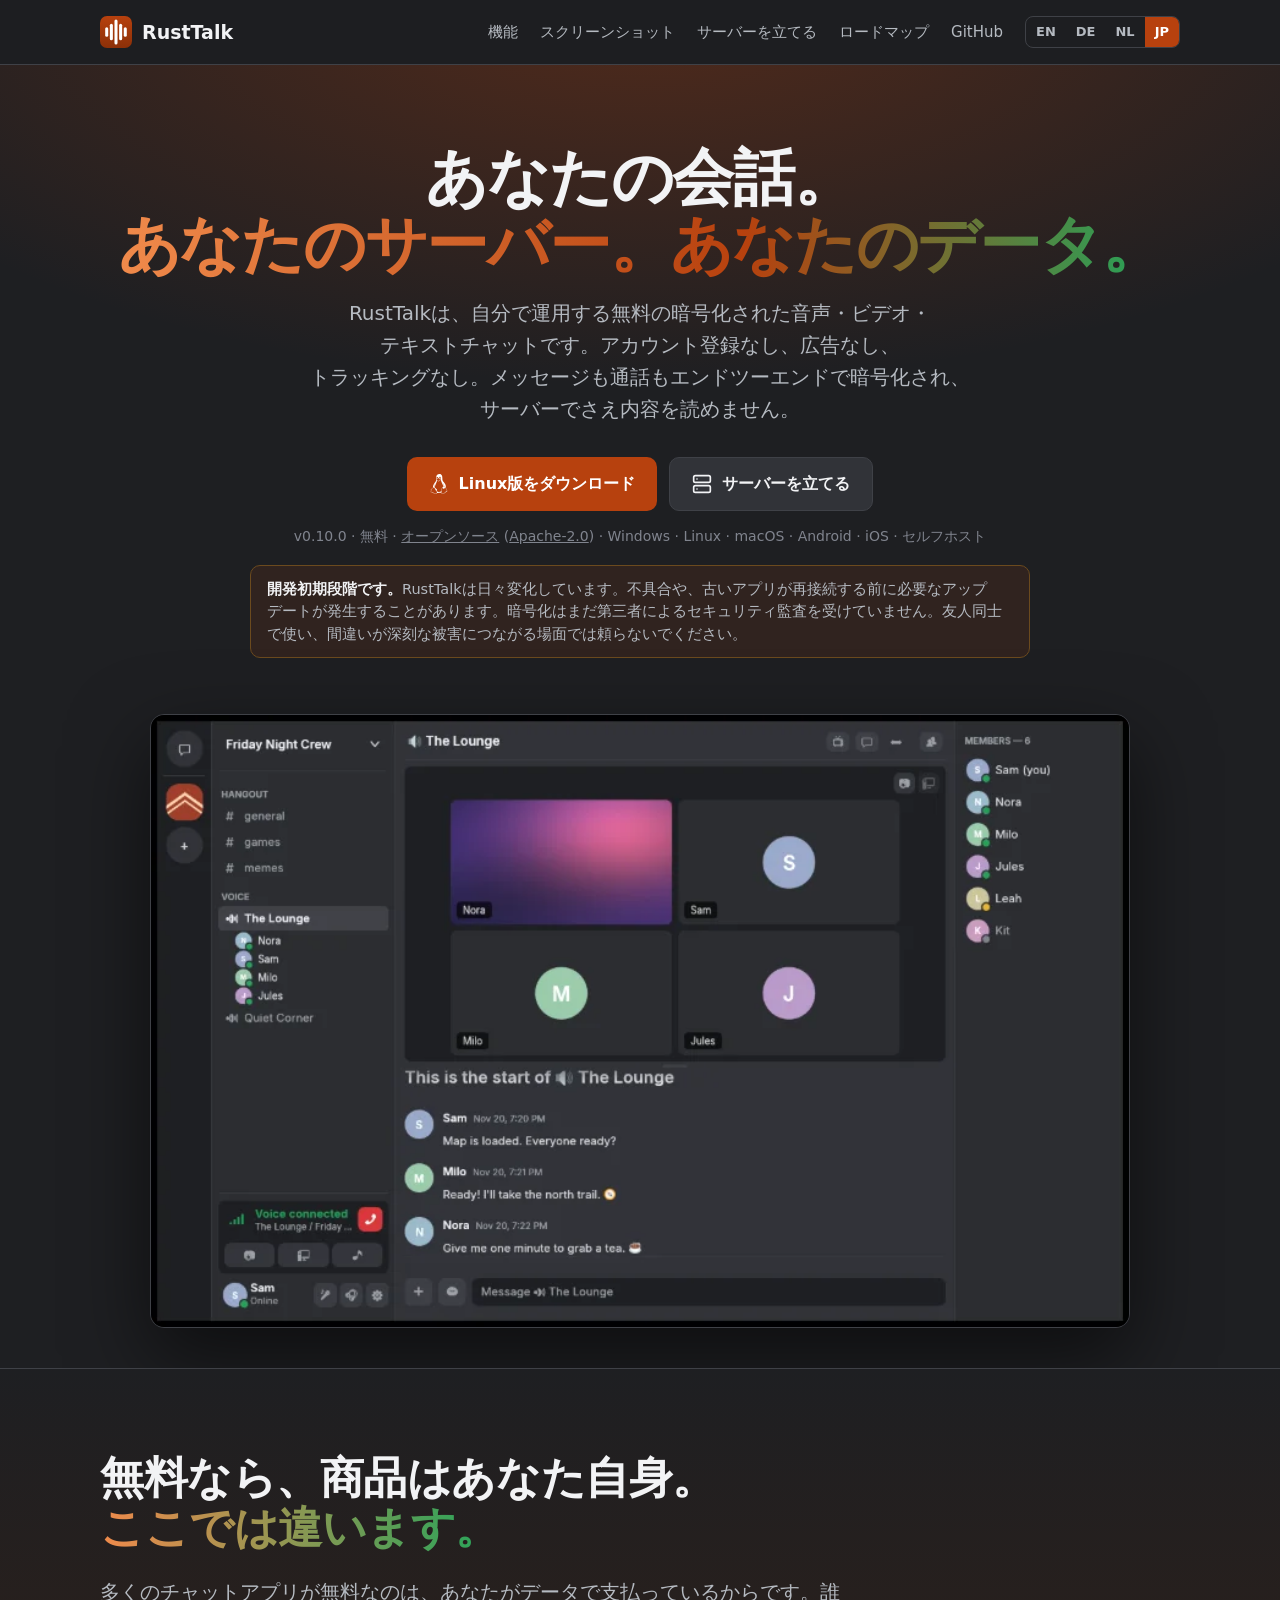
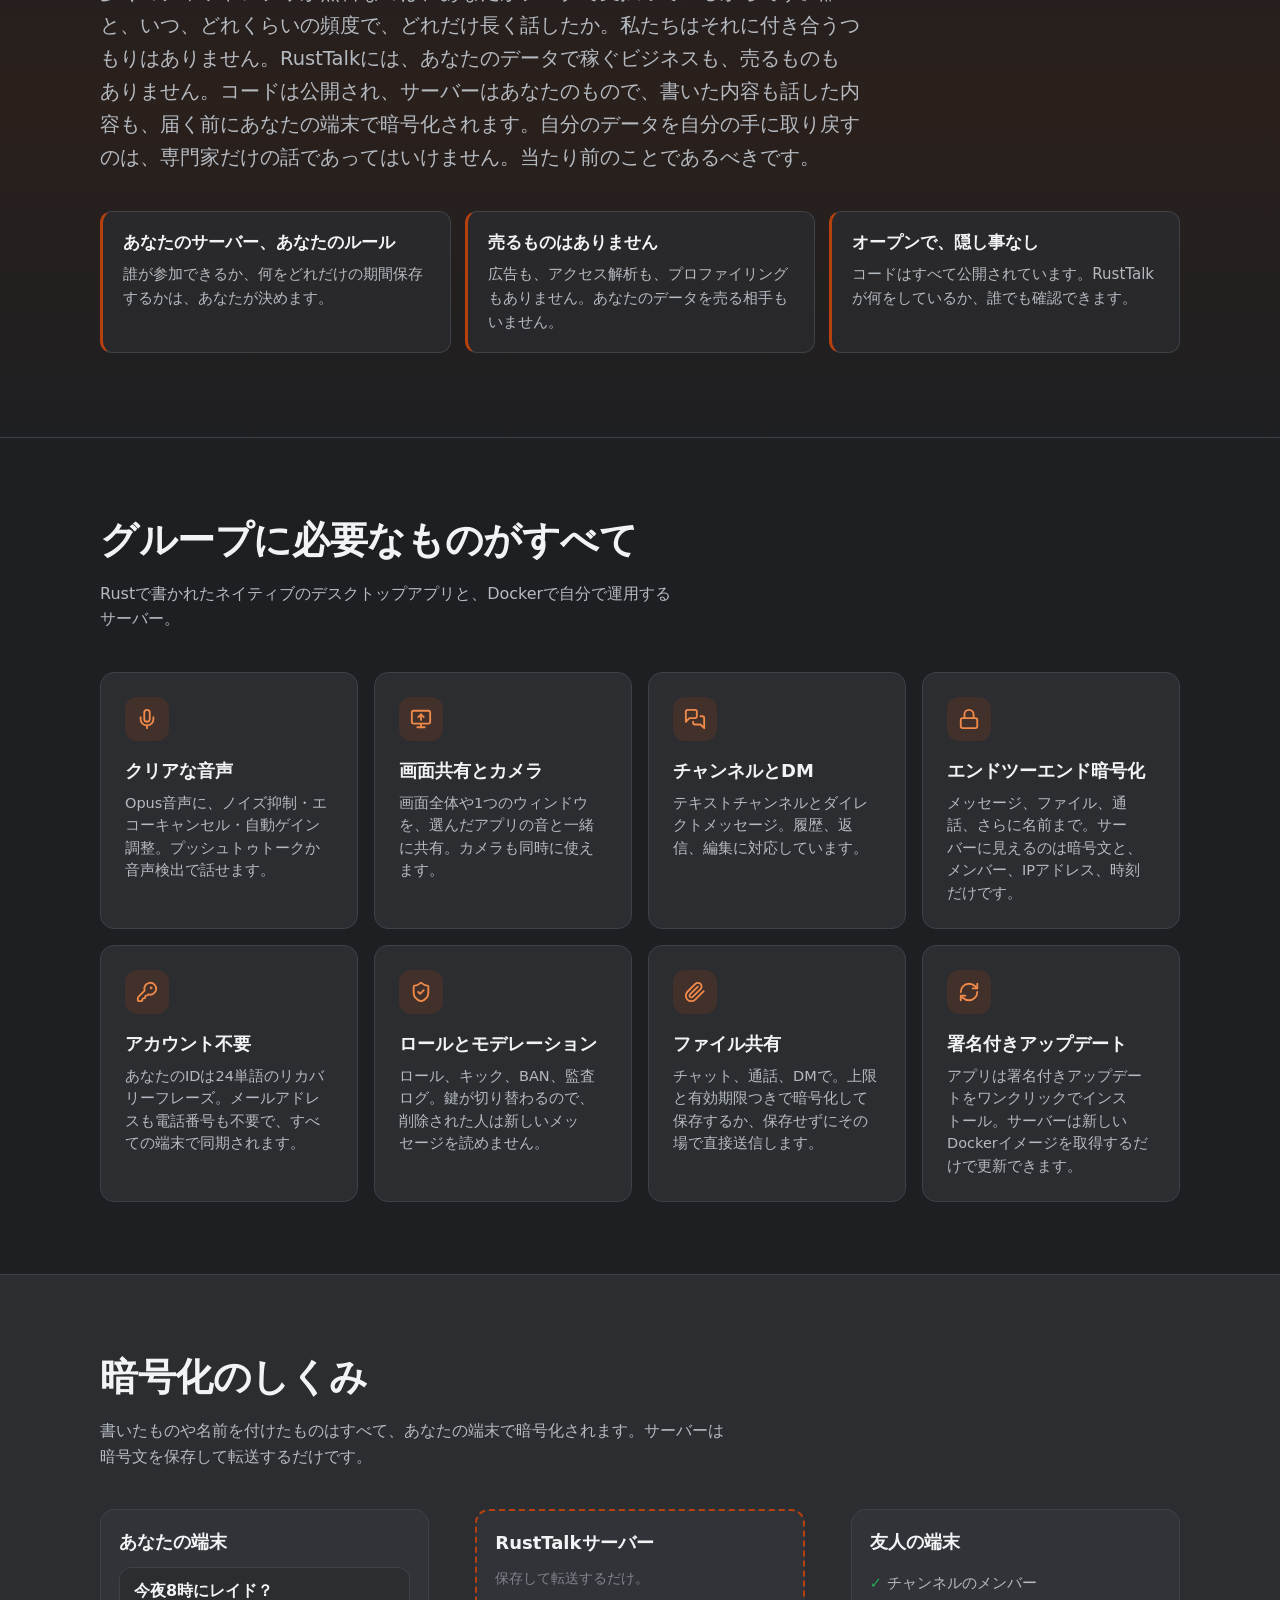
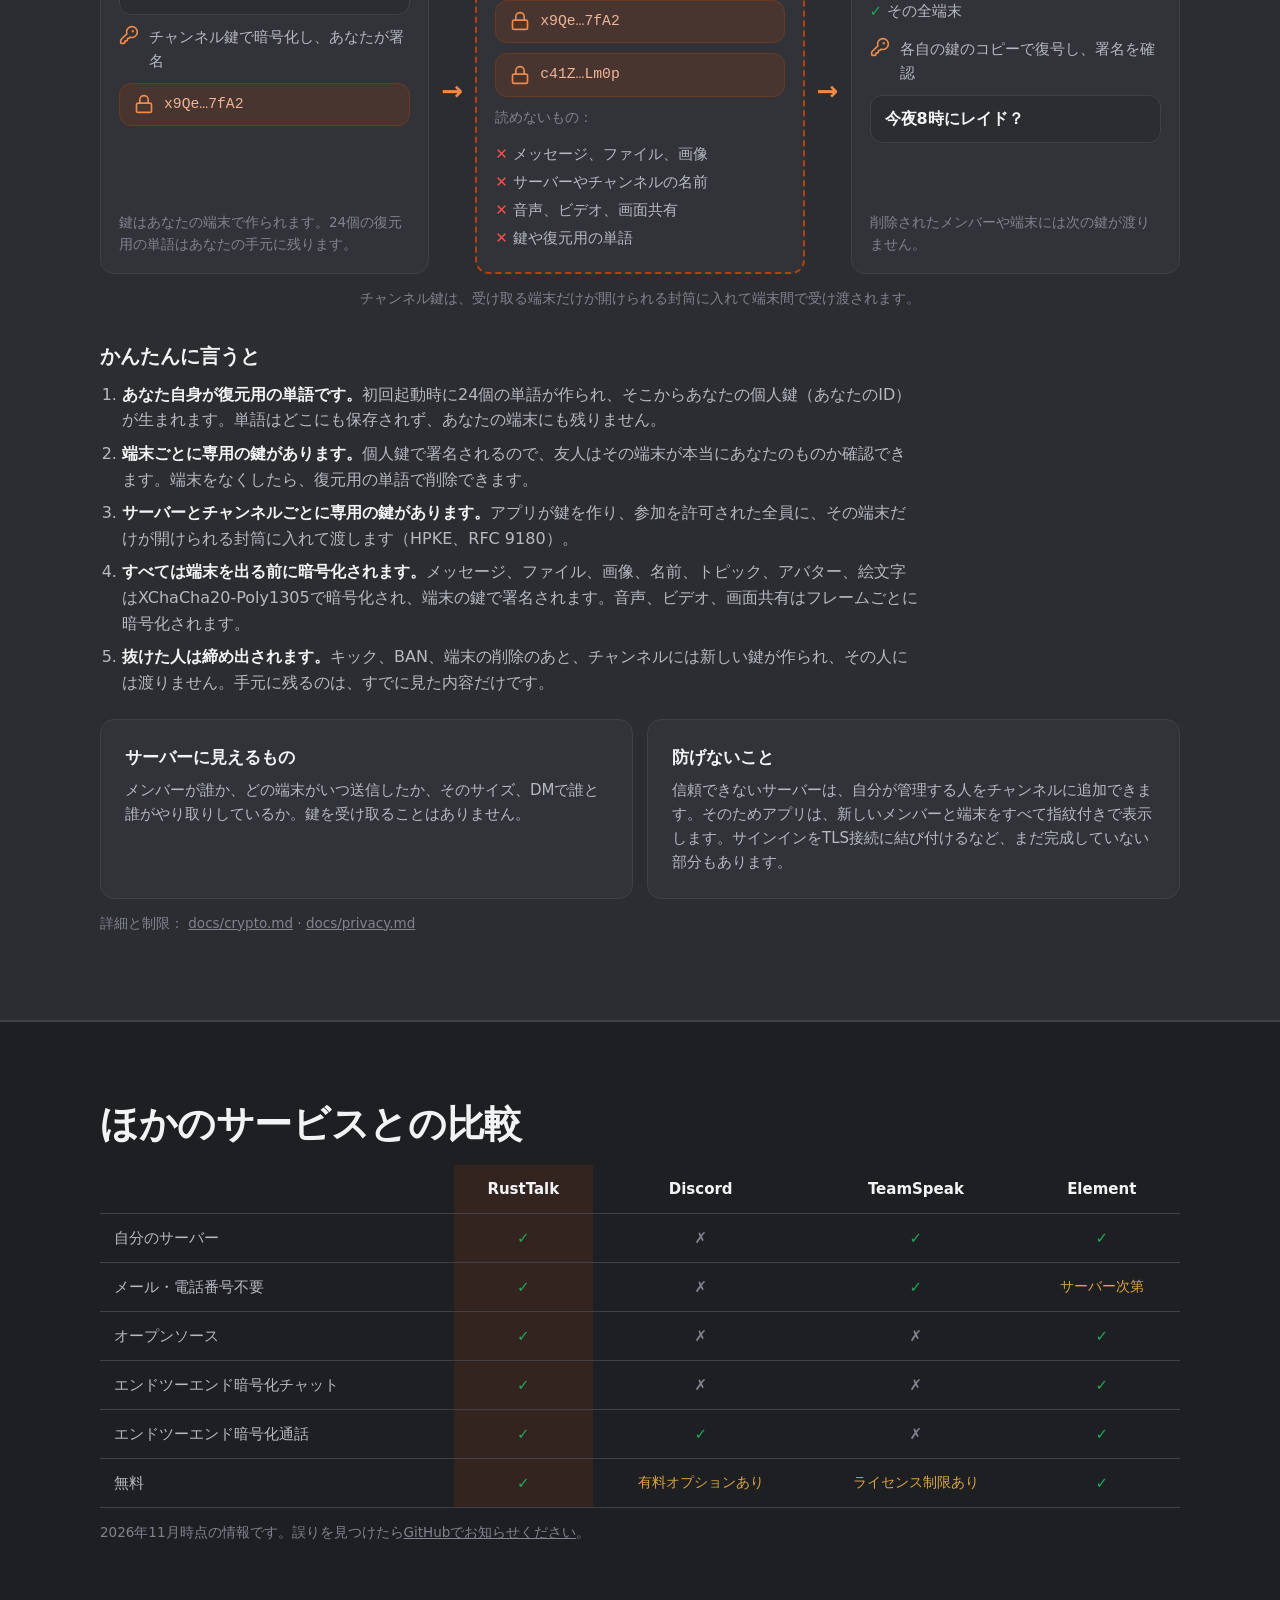
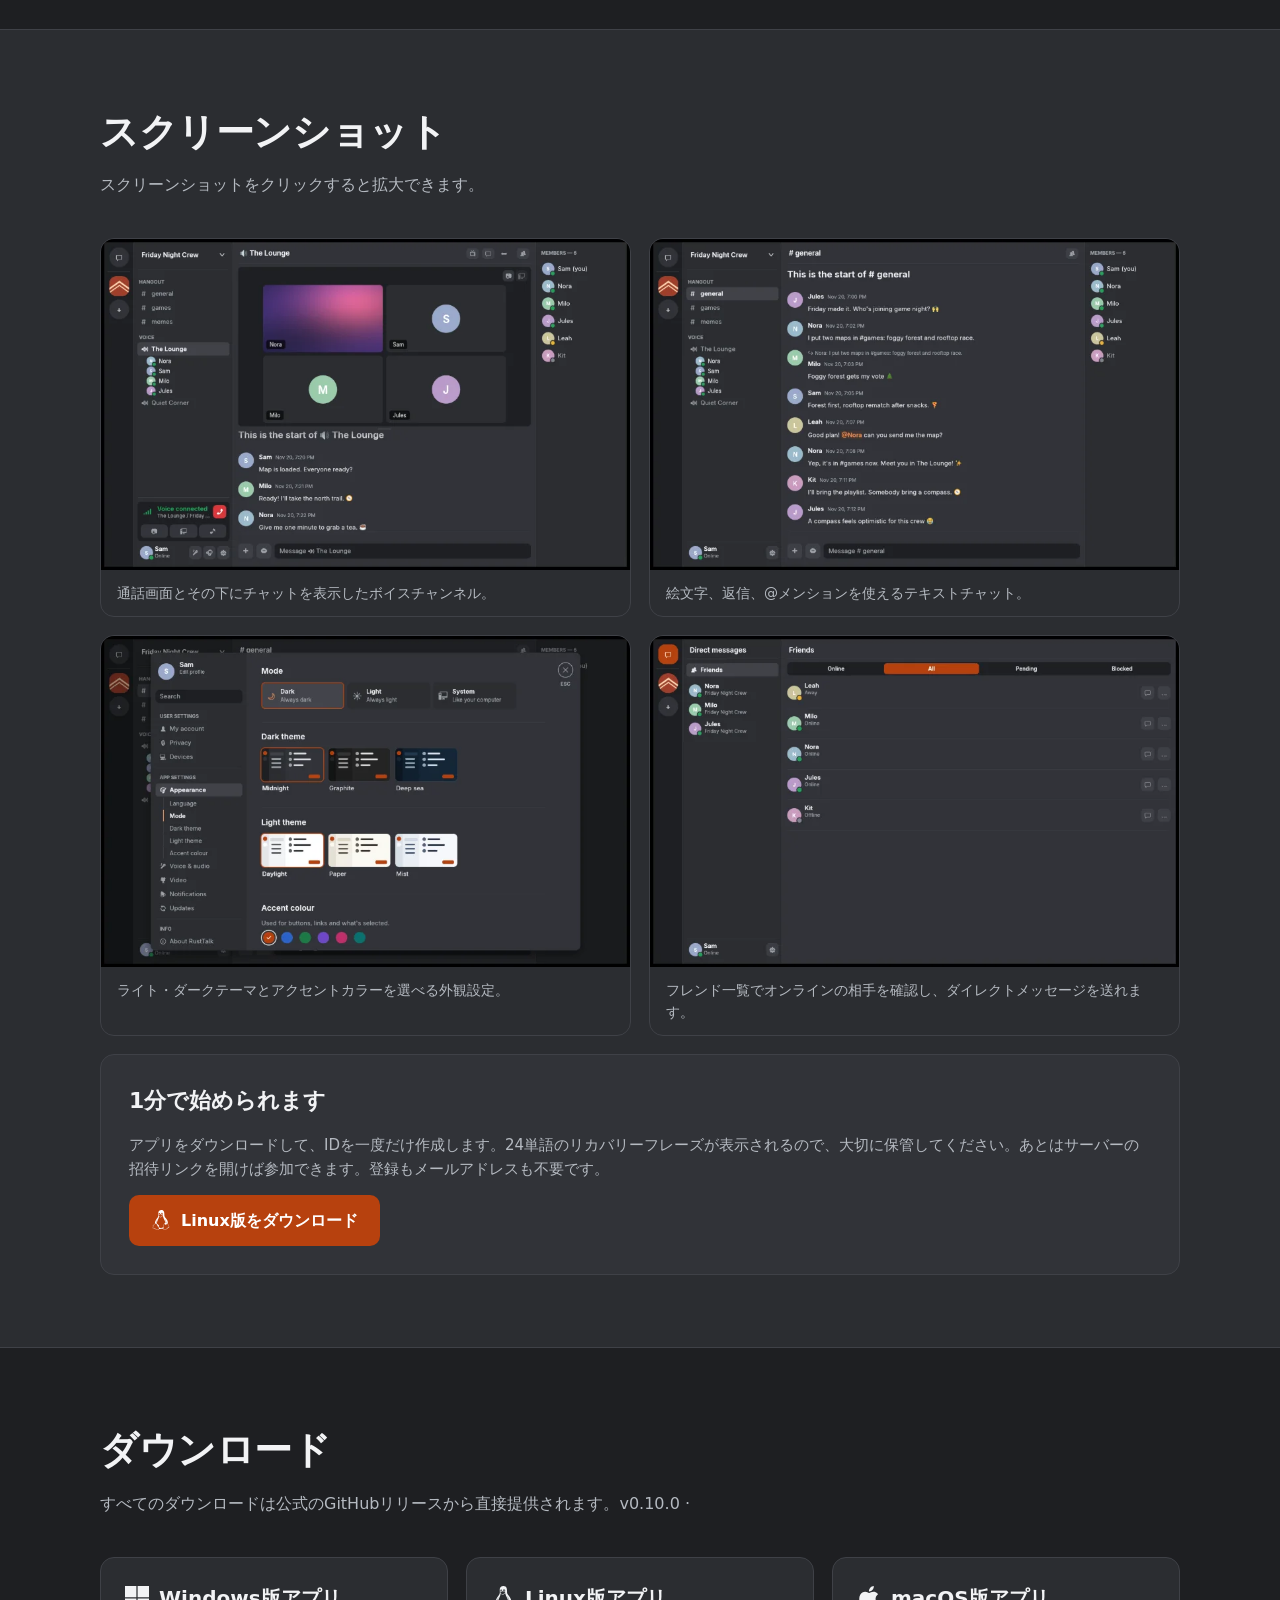
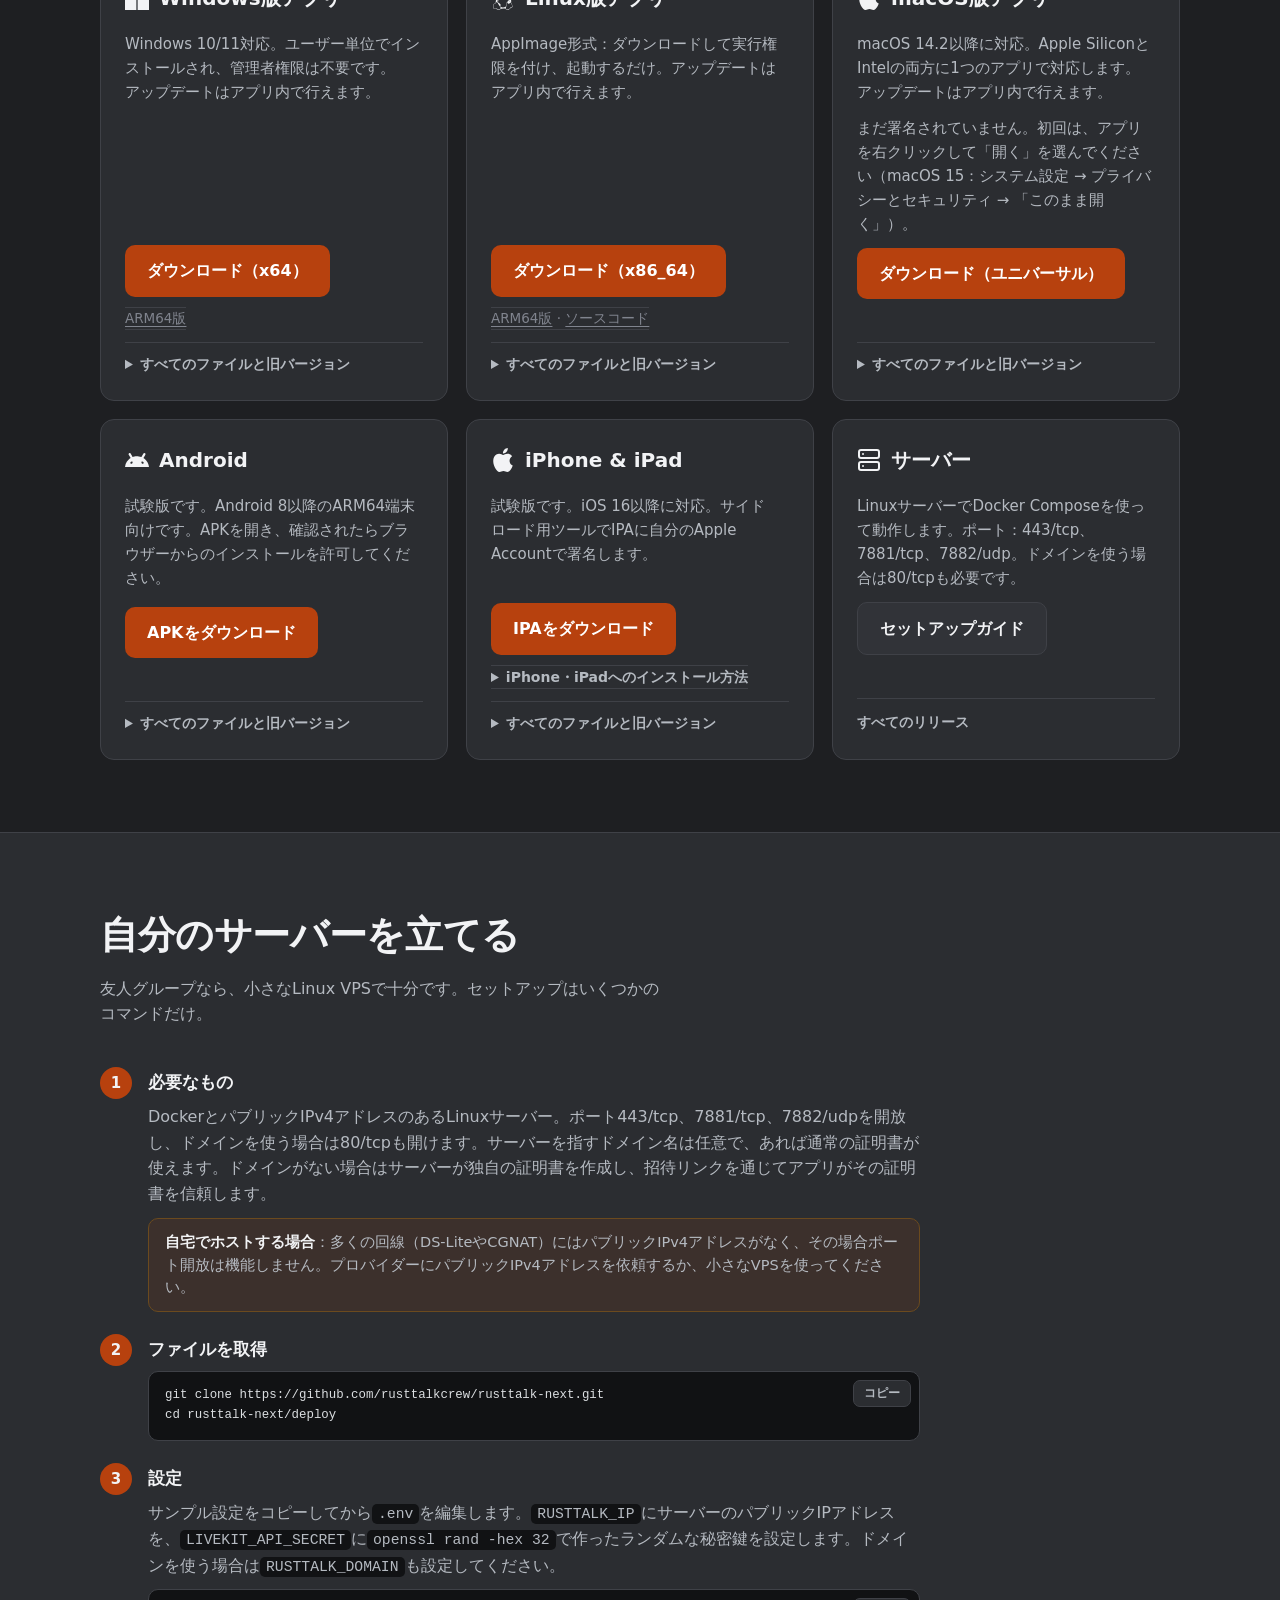
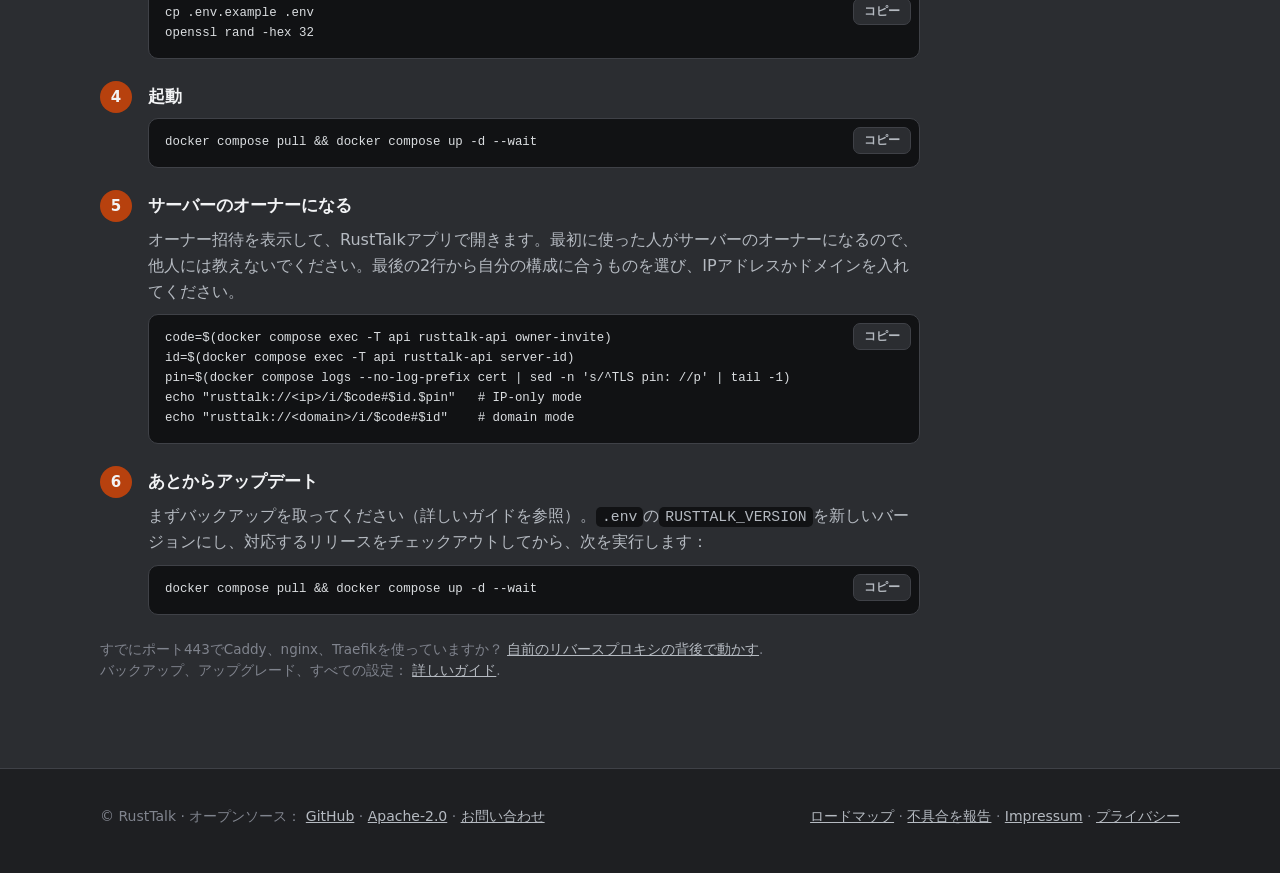
<file: ja/index.html>
<!doctype html>
<!-- Generated from src/index.html by scripts/build.cjs. Edit the source, then run make build. -->
<html lang="ja" data-os="other">
<head>
<meta charset="utf-8">
<meta http-equiv="Content-Security-Policy" content="default-src 'none'; script-src 'sha256-AUztV3o960bddpkqRguNqf8qSseMbFfu2VMeRINGO8E=' 'sha256-z20tol2vIbH48MMVfXhHZcXH8EnP1uv+O41QiK7laSI=' 'sha256-rhso3QEOBVxQG+7KZJTnVnO0Werj2KtitDR3R7eXEio='; style-src 'self' 'unsafe-inline'; img-src 'self' data:; connect-src 'self'; base-uri 'none'; form-action 'none'">
<meta name="viewport" content="width=device-width, initial-scale=1">
<link rel="canonical" href="https://rusttalk.com/ja/">
<link rel="alternate" hreflang="en" href="https://rusttalk.com/">
<link rel="alternate" hreflang="de" href="https://rusttalk.com/de/">
<link rel="alternate" hreflang="nl" href="https://rusttalk.com/nl/">
<link rel="alternate" hreflang="ja" href="https://rusttalk.com/ja/">
<link rel="alternate" hreflang="x-default" href="https://rusttalk.com/">
<meta property="og:url" content="https://rusttalk.com/ja/">
<meta property="og:locale" content="ja_JP">
<title>RustTalk – あなたの会話。あなたのサーバー。あなたのデータ。</title>
<meta name="description" content="RustTalkは、自分で運用する無料のエンドツーエンド暗号化された音声・ビデオ・テキストチャットです。アカウント登録なし、広告なし、トラッキングなし。">
<link rel="icon" href="../favicon.svg?v=rust" type="image/svg+xml">
<link rel="apple-touch-icon" href="../img/apple-touch-icon.png?v=rust">
<meta property="og:title" content="RustTalk">
<meta property="og:description" content="RustTalkは、自分で運用する無料のエンドツーエンド暗号化された音声・ビデオ・テキストチャットです。アカウント登録なし、広告なし、トラッキングなし。">
<meta property="og:image" content="https://rusttalk.com/img/link-preview.png">
<meta property="og:image:width" content="1200">
<meta property="og:image:height" content="630">
<meta property="og:image:alt" content="RustTalk logo above the app’s call stage and chat">
<meta name="twitter:card" content="summary_large_image">
<meta name="twitter:image" content="https://rusttalk.com/img/link-preview.png">
<meta name="twitter:image:alt" content="RustTalk logo above the app’s call stage and chat">
<style>
:root{
  --bg:#1e1f22;--bg2:#2b2d31;--bg3:#313338;--line:#3f4147;
  --text:#f2f3f5;--muted:#b5bac1;--dim:#80848e;
  --accent:#b7410e;--accent2:#8c3008;--green:#23a55a;
  --radius:14px;--max:1120px;
}
*{box-sizing:border-box}
html{scroll-behavior:smooth}
body{margin:0;background:var(--bg);color:var(--text);font:16px/1.6 system-ui,-apple-system,"Segoe UI",Roboto,Ubuntu,sans-serif;-webkit-font-smoothing:antialiased}
a{color:inherit}
.wrap{max-width:var(--max);margin:0 auto;padding:0 20px}
/* nav */
nav{position:sticky;top:0;z-index:10;background:rgba(30,31,34,.85);backdrop-filter:blur(10px);border-bottom:1px solid var(--line)}
nav .wrap{display:flex;align-items:center;gap:20px;height:64px}
.brand{display:flex;align-items:center;gap:10px;font-weight:700;font-size:19px;text-decoration:none}
.brand svg{width:32px;height:32px}
.links{display:flex;gap:22px;margin-left:auto;align-items:center}
.links a{text-decoration:none;color:var(--muted);font-size:15px}
.links a:hover{color:var(--text)}
.lang{display:flex;border:1px solid var(--line);border-radius:8px;overflow:hidden}
.lang button,.lang a{background:none;border:0;color:var(--muted);padding:5px 10px;font:inherit;font-size:13px;font-weight:600;cursor:pointer;text-decoration:none}
.lang button.on,.lang a.on{background:var(--accent);color:#fff}
@media(max-width:720px){.links a.opt{display:none}}
.brand,.links a,.lang button,.lang a{white-space:nowrap}
@media(max-width:440px){.links{gap:12px}.links>a{display:none}.lang button,.lang a{padding:5px 8px}}
/* hero */
.hero{padding:80px 0 40px;text-align:center;background:radial-gradient(900px 400px at 50% -80px,rgba(183,65,14,.35),transparent)}
.hero h1{font-size:clamp(36px,6vw,62px);line-height:1.08;margin:0 0 18px;letter-spacing:-.02em}
.hero h1 span{background:linear-gradient(90deg,#f08a4b,#b7410e 60%,#23a55a);-webkit-background-clip:text;background-clip:text;color:transparent}
.hero p.lead{font-size:clamp(17px,2.2vw,20px);color:var(--muted);max-width:680px;margin:0 auto 32px}
.cta{display:flex;gap:12px;justify-content:center;flex-wrap:wrap}
.btn{display:inline-flex;align-items:center;gap:10px;padding:13px 22px;border-radius:10px;font-weight:600;text-decoration:none;font-size:16px;transition:background .15s,transform .15s}
.btn.primary{background:var(--accent);color:#fff}
.btn.primary:hover{background:var(--accent2);transform:translateY(-1px)}
.btn.ghost{background:var(--bg3);color:var(--text);border:1px solid var(--line)}
.btn.ghost:hover{background:#3a3c42}
.btn svg{width:20px;height:20px;flex:none}
.ver{margin-top:14px;color:var(--dim);font-size:14px}
.ver a{color:inherit}
.shot-hero{margin:56px auto 0;max-width:980px;border-radius:var(--radius);overflow:hidden;border:1px solid var(--line);box-shadow:0 30px 80px rgba(0,0,0,.55)}
.shot-hero img{display:block;width:100%;height:auto}
/* sections */
section{padding:72px 0}
h2{font-size:clamp(28px,4vw,38px);margin:0 0 10px;letter-spacing:-.01em}
.sub{color:var(--muted);margin:0 0 40px;max-width:640px}
.grid{display:grid;grid-template-columns:repeat(auto-fit,minmax(250px,1fr));gap:16px}
.card{background:var(--bg2);border:1px solid var(--line);border-radius:var(--radius);padding:24px}
.card .ic{width:44px;height:44px;border-radius:12px;background:rgba(183,65,14,.16);color:#f08a4b;display:grid;place-items:center;margin-bottom:16px}
.card .ic svg{width:22px;height:22px}
.feat{grid-auto-rows:1fr}
.feat .card p{font-size:14.5px;line-height:1.55}
.card h3{margin:0 0 6px;font-size:18px}
.card p{margin:0;color:var(--muted);font-size:15px}
/* gallery */
.gallery{display:grid;grid-template-columns:1fr 1fr;gap:18px}
.gallery figure{margin:0;background:var(--bg2);border:1px solid var(--line);border-radius:var(--radius);overflow:hidden}
.gallery img{display:block;width:100%;height:auto;cursor:zoom-in}
.gallery figcaption{padding:12px 16px;color:var(--muted);font-size:14px}
.screenshot-cta{display:flex;flex-direction:column;gap:14px;margin-top:18px;padding:28px}
@media(max-width:760px){.gallery{grid-template-columns:1fr}}
/* downloads */
.dl{display:grid;grid-template-columns:repeat(auto-fit,minmax(290px,1fr));gap:18px}
.dl .card{display:flex;flex-direction:column;gap:12px}
.dl .card h3{display:flex;align-items:center;gap:10px;font-size:20px}
.dl .card h3 svg{width:24px;height:24px;flex:none}
.later{list-style:none;margin:0;padding:0}
.later li{display:flex;align-items:center;gap:10px;padding:10px 0;border-bottom:1px solid var(--line)}
.later svg{width:20px;height:20px;flex:none}
.later li>span{margin-left:auto;text-align:right;color:var(--dim);font-size:13.5px}
.dl .card>.btn{align-self:flex-start}
.alt-link{font-size:13.5px;color:var(--dim);text-decoration:underline;text-underline-offset:3px}
.alt-link:hover{color:var(--text)}
.small{font-size:13.5px;color:var(--dim)}
pre{position:relative;background:#111214;border:1px solid var(--line);border-radius:10px;padding:14px 16px;padding-right:76px;white-space:pre-wrap;overflow-wrap:anywhere;font:13.5px/1.6 ui-monospace,"Cascadia Code",Consolas,monospace;color:#dbdee1;margin:0}
.copy{position:absolute;top:8px;right:8px;background:#2b2d31;border:1px solid var(--line);color:var(--muted);border-radius:7px;padding:4px 10px;font:600 12px/1.4 system-ui,sans-serif;cursor:pointer}
.copy:hover{color:var(--text);background:#3a3c42}
.copy.ok{color:#fff;background:var(--green);border-color:var(--green)}
[hidden]{display:none!important}
.more-docs{margin-top:24px}
.more-docs a{color:var(--muted)}
code{font-family:ui-monospace,"Cascadia Code",Consolas,monospace;font-size:.92em;background:#111214;padding:2px 6px;border-radius:5px}
pre code{background:none;padding:0}
.steps{counter-reset:s;display:grid;gap:22px;max-width:820px}
.steps>div{position:relative;padding-left:48px}
.steps>div::before{counter-increment:s;content:counter(s);position:absolute;left:0;top:0;width:32px;height:32px;border-radius:50%;background:var(--accent);display:grid;place-items:center;font-weight:700;font-size:15px}
.steps h3{margin:2px 0 8px;font-size:17px}
.steps p{margin:0 0 10px;color:var(--muted)}
.alt{background:var(--bg2);border-top:1px solid var(--line);border-bottom:1px solid var(--line)}
.alt .card{background:var(--bg3)}
/* why */
.why{padding:84px 0;background:linear-gradient(180deg,var(--bg) 0%,#2a201c 50%,var(--bg) 100%);border-top:1px solid var(--line);border-bottom:1px solid var(--line)}
.why h2{font-size:clamp(28px,4.4vw,44px);line-height:1.15;margin:0 0 22px;max-width:820px}
.why h2 span{background:linear-gradient(90deg,#f08a4b,#23a55a);-webkit-background-clip:text;background-clip:text;color:transparent}
.manifest{font-size:clamp(17px,2vw,19.5px);line-height:1.7;color:var(--muted);max-width:760px;margin:0 0 36px}
.pillars{display:grid;grid-template-columns:repeat(auto-fit,minmax(220px,1fr));gap:14px}
.pillars>div{background:rgba(43,45,49,.7);border:1px solid var(--line);border-left:3px solid var(--accent);border-radius:12px;padding:18px 20px;display:flex;flex-direction:column;gap:6px}
.pillars b{font-size:16.5px}
.pillars span{color:var(--muted);font-size:15px}
/* footer */
footer{padding:36px 0 50px;color:var(--dim);font-size:14px}
footer .wrap{display:flex;gap:16px;flex-wrap:wrap;justify-content:space-between}
footer a{color:var(--muted)}
/* os-aware buttons */
.dl-win,.dl-linux,.dl-mac,.dl-android,.dl-ios,.dl-other{display:none}
html[data-os=windows] .dl-win,html[data-os=linux] .dl-linux,html[data-os=mac] .dl-mac,html[data-os=android] .dl-android,html[data-os=ios] .dl-ios,html[data-os=other] .dl-other{display:inline-flex}
.btn[aria-disabled=true]{opacity:.7;cursor:default;pointer-events:none}
.dl .card.wide{grid-column:1/-1}
.dl .card.wide .row{display:flex;flex-wrap:wrap;align-items:center;gap:14px 22px}
.dl .card.wide .row p{flex:1 1 320px;margin:0}
.soon{white-space:nowrap;display:inline-block;font-size:12px;font-weight:700;padding:2px 8px;border-radius:99px;background:rgba(183,65,14,.2);color:#f6a878;margin-left:6px}
details.files{margin-top:auto;border-top:1px solid var(--line);padding-top:10px}
details.sideload{margin:12px 0}.sideload ol{padding-inline-start:1.4em}.sideload li{margin:8px 0}
details.sideload summary,details.files summary{cursor:pointer;color:var(--muted);font-size:14px;font-weight:600;user-select:none}
details.files summary:hover{color:var(--text)}
.files .tools{display:flex;align-items:center;gap:8px;margin:12px 0 6px;font-size:13.5px;color:var(--dim)}
.files select{background:var(--bg3);color:var(--text);border:1px solid var(--line);border-radius:8px;padding:5px 8px;font:inherit;font-size:13.5px}
.files h4{margin:12px 0 4px;font-size:12px;letter-spacing:.06em;text-transform:uppercase;color:var(--dim)}
.files ul{list-style:none;margin:0;padding:0}
.files li{padding:8px 0;font-size:13.5px;border-bottom:1px solid var(--line)}
.files li .top{display:flex;justify-content:space-between;gap:10px}
.files li .top a{color:var(--text);word-break:break-all}
.files li .top span{color:var(--dim);white-space:nowrap}
.files .sha{display:flex;flex-wrap:wrap;align-items:center;gap:4px 8px;margin-top:4px;font-size:12px;color:var(--dim)}
.files .sha b{font-weight:600}
.files .sha code{font-size:11.5px;word-break:break-all;cursor:copy;padding:2px 6px}
.files .sha code.ok{background:var(--green);color:#fff}
.files .sha a{color:var(--dim)}
.files .err{color:var(--dim);font-size:13.5px}
/* lightbox */
#lb{position:fixed;inset:0;background:rgba(0,0,0,.88);display:none;align-items:center;justify-content:center;padding:20px;z-index:50;cursor:zoom-out}
#lb.on{display:flex}
#lb img{max-width:100%;max-height:100%;border-radius:10px}
/* i18n */
html[lang=en] [data-l]:not([data-l=en]),html[lang=de] [data-l]:not([data-l=de]),html[lang=nl] [data-l]:not([data-l=nl]),html[lang=ja] [data-l]:not([data-l=ja]){display:none!important}
html[lang=ja] body{font-family:system-ui,-apple-system,"Hiragino Sans","Hiragino Kaku Gothic ProN","Yu Gothic UI","Meiryo","Noto Sans JP",sans-serif;line-break:strict;overflow-wrap:anywhere}
html[lang=ja] :is(h1,h2,h3,b,.lead,.sub){word-break:auto-phrase}
.ln{display:block;padding-left:1.6em;text-indent:-1.6em}
@media(max-width:640px){.feat{grid-auto-rows:auto}.feat .card{padding:20px}pre{font-size:12.5px;padding:12px;padding-top:40px}.copy{top:6px}.steps>div{padding-left:0}.steps>div::before{position:static;display:grid;margin-bottom:10px}}
.notice{max-width:780px;margin:18px auto 0;padding:12px 16px;border:1px solid #6b4a1e;background:rgba(183,65,14,.12);border-radius:10px;color:var(--muted);font-size:14.5px;line-height:1.55;text-align:left}
.notice b{color:var(--text)}
.steps .notice{margin:12px 0 0}
#compare{border-top:1px solid var(--line)}
.cmp-wrap{overflow-x:auto;margin:8px 0 14px}
.cmp{border-collapse:collapse;width:100%;min-width:560px;font-size:15px}
.cmp th,.cmp td{padding:12px 14px;border-bottom:1px solid var(--line);text-align:center}
.cmp tbody th{text-align:left;font-weight:500;color:var(--muted)}
.cmp thead th:nth-child(2),.cmp td:nth-child(2){background:rgba(183,65,14,.14)}
.cmp .y{color:var(--green);font-weight:700}
.cmp .n{color:var(--dim)}
.cmp .m{color:#d9a441;font-size:13.5px}
.dl .card .act{margin-top:auto;display:flex;flex-direction:column;align-items:flex-start;gap:10px}
.dl .card .alt{min-height:21px;font-size:13.5px;color:var(--dim)}
.dl .card details.files{margin-top:0}
.dl .card .alt details.sideload{margin:0}
.dl .card .foot{border-top:1px solid var(--line);padding-top:10px}
.foot-link{color:var(--muted);font-size:14px;font-weight:600;text-decoration:none}
.foot-link:hover{color:var(--text)}
.crypt{display:grid;grid-template-columns:1fr auto 1fr auto 1fr;gap:12px;align-items:stretch;margin:8px 0 14px}
.cbox{background:var(--bg3);border:1px solid var(--line);border-radius:var(--radius);padding:18px;display:flex;flex-direction:column;gap:10px}
.cbox.server{border:2px dashed var(--accent)}
.cbox h3{margin:0;font-size:18px}
.cbox p{margin:0}
.cbox .step{display:flex;gap:10px;align-items:flex-start;color:var(--muted);font-size:15px}
.cbox svg{width:20px;height:20px;flex:none;color:#f08a4b}
.cbox .bubble{background:var(--bg2);border:1px solid var(--line);border-radius:12px;padding:10px 14px;font-weight:600}
.cbox .blob{display:flex;gap:10px;align-items:center;background:rgba(183,65,14,.18);border:1px solid #6b3a26;border-radius:12px;padding:9px 14px}
.cbox .blob code{background:none;padding:0;color:#f0b496}
.cbox .small{margin-top:auto}
.marks{list-style:none;margin:0;padding:0;color:var(--muted);font-size:15px}
.marks li{margin:4px 0}
.marks .no{color:#f85149;font-weight:700}
.marks .ok{color:var(--green);font-weight:700}
.carrow{display:grid;place-items:center;color:#f08a4b;font-size:26px;font-weight:700}
.envelope{text-align:center;margin:0 0 30px}
.plain{margin:0 0 10px;font-size:20px}
.csteps{max-width:820px;margin:0 0 24px;padding-left:22px;color:var(--muted)}
.csteps li{margin:8px 0}
.csteps b{color:var(--text)}
.cnotes{display:grid;grid-template-columns:repeat(auto-fit,minmax(280px,1fr));gap:14px;margin:0 0 14px}
.cnotes h3{margin:0 0 6px;font-size:17px}
.cnotes p{margin:0;color:var(--muted);font-size:15px}
@media(max-width:860px){.crypt{grid-template-columns:1fr}.carrow{transform:rotate(90deg)}}
</style>
</head>
<body>
<svg width="0" height="0" style="position:absolute" aria-hidden="true">
<!-- Windows, Linux (Tux) and Apple logos: Simple Icons, CC0 (simpleicons.org). Android logo: Simple Icons, CC0. Server and feature icons: Lucide, ISC (lucide.dev). -->
<symbol id="i-win" viewBox="0 0 24 24"><path fill="currentColor" d="M0,0H11.377V11.372H0ZM12.623,0H24V11.372H12.623ZM0,12.623H11.377V24H0Zm12.623,0H24V24H12.623"/></symbol>
<symbol id="i-linux" viewBox="0 0 24 24"><path fill="currentColor" d="M12.504 0c-.155 0-.315.008-.48.021-4.226.333-3.105 4.807-3.17 6.298-.076 1.092-.3 1.953-1.05 3.02-.885 1.051-2.127 2.75-2.716 4.521-.278.832-.41 1.684-.287 2.489a.424.424 0 00-.11.135c-.26.268-.45.6-.663.839-.199.199-.485.267-.797.4-.313.136-.658.269-.864.68-.09.189-.136.394-.132.602 0 .199.027.4.055.536.058.399.116.728.04.97-.249.68-.28 1.145-.106 1.484.174.334.535.47.94.601.81.2 1.91.135 2.774.6.926.466 1.866.67 2.616.47.526-.116.97-.464 1.208-.946.587-.003 1.23-.269 2.26-.334.699-.058 1.574.267 2.577.2.025.134.063.198.114.333l.003.003c.391.778 1.113 1.132 1.884 1.071.771-.06 1.592-.536 2.257-1.306.631-.765 1.683-1.084 2.378-1.503.348-.199.629-.469.649-.853.023-.4-.2-.811-.714-1.376v-.097l-.003-.003c-.17-.2-.25-.535-.338-.926-.085-.401-.182-.786-.492-1.046h-.003c-.059-.054-.123-.067-.188-.135a.357.357 0 00-.19-.064c.431-1.278.264-2.55-.173-3.694-.533-1.41-1.465-2.638-2.175-3.483-.796-1.005-1.576-1.957-1.56-3.368.026-2.152.236-6.133-3.544-6.139zm.529 3.405h.013c.213 0 .396.062.584.198.19.135.33.332.438.533.105.259.158.459.166.724 0-.02.006-.04.006-.06v.105a.086.086 0 01-.004-.021l-.004-.024a1.807 1.807 0 01-.15.706.953.953 0 01-.213.335.71.71 0 00-.088-.042c-.104-.045-.198-.064-.284-.133a1.312 1.312 0 00-.22-.066c.05-.06.146-.133.183-.198.053-.128.082-.264.088-.402v-.02a1.21 1.21 0 00-.061-.4c-.045-.134-.101-.2-.183-.333-.084-.066-.167-.132-.267-.132h-.016c-.093 0-.176.03-.262.132a.8.8 0 00-.205.334 1.18 1.18 0 00-.09.4v.019c.002.089.008.179.02.267-.193-.067-.438-.135-.607-.202a1.635 1.635 0 01-.018-.2v-.02a1.772 1.772 0 01.15-.768c.082-.22.232-.406.43-.533a.985.985 0 01.594-.2zm-2.962.059h.036c.142 0 .27.048.399.135.146.129.264.288.344.465.09.199.14.4.153.667v.004c.007.134.006.2-.002.266v.08c-.03.007-.056.018-.083.024-.152.055-.274.135-.393.2.012-.09.013-.18.003-.267v-.015c-.012-.133-.04-.2-.082-.333a.613.613 0 00-.166-.267.248.248 0 00-.183-.064h-.021c-.071.006-.13.04-.186.132a.552.552 0 00-.12.27.944.944 0 00-.023.33v.015c.012.135.037.2.08.334.046.134.098.2.166.268.01.009.02.018.034.024-.07.057-.117.07-.176.136a.304.304 0 01-.131.068 2.62 2.62 0 01-.275-.402 1.772 1.772 0 01-.155-.667 1.759 1.759 0 01.08-.668 1.43 1.43 0 01.283-.535c.128-.133.26-.2.418-.2zm1.37 1.706c.332 0 .733.065 1.216.399.293.2.523.269 1.052.468h.003c.255.136.405.266.478.399v-.131a.571.571 0 01.016.47c-.123.31-.516.643-1.063.842v.002c-.268.135-.501.333-.775.465-.276.135-.588.292-1.012.267a1.139 1.139 0 01-.448-.067 3.566 3.566 0 01-.322-.198c-.195-.135-.363-.332-.612-.465v-.005h-.005c-.4-.246-.616-.512-.686-.71-.07-.268-.005-.47.193-.6.224-.135.38-.271.483-.336.104-.074.143-.102.176-.131h.002v-.003c.169-.202.436-.47.839-.601.139-.036.294-.065.466-.065zm2.8 2.142c.358 1.417 1.196 3.475 1.735 4.473.286.534.855 1.659 1.102 3.024.156-.005.33.018.513.064.646-1.671-.546-3.467-1.089-3.966-.22-.2-.232-.335-.123-.335.59.534 1.365 1.572 1.646 2.757.13.535.16 1.104.021 1.67.067.028.135.06.205.067 1.032.534 1.413.938 1.23 1.537v-.043c-.06-.003-.12 0-.18 0h-.016c.151-.467-.182-.825-1.065-1.224-.915-.4-1.646-.336-1.77.465-.008.043-.013.066-.018.135-.068.023-.139.053-.209.064-.43.268-.662.669-.793 1.187-.13.533-.17 1.156-.205 1.869v.003c-.02.334-.17.838-.319 1.35-1.5 1.072-3.58 1.538-5.348.334a2.645 2.645 0 00-.402-.533 1.45 1.45 0 00-.275-.333c.182 0 .338-.03.465-.067a.615.615 0 00.314-.334c.108-.267 0-.697-.345-1.163-.345-.467-.931-.995-1.788-1.521-.63-.4-.986-.87-1.15-1.396-.165-.534-.143-1.085-.015-1.645.245-1.07.873-2.11 1.274-2.763.107-.065.037.135-.408.974-.396.751-1.14 2.497-.122 3.854a8.123 8.123 0 01.647-2.876c.564-1.278 1.743-3.504 1.836-5.268.048.036.217.135.289.202.218.133.38.333.59.465.21.201.477.335.876.335.039.003.075.006.11.006.412 0 .73-.134.997-.268.29-.134.52-.334.74-.4h.005c.467-.135.835-.402 1.044-.7zm2.185 8.958c.037.6.343 1.245.882 1.377.588.134 1.434-.333 1.791-.765l.211-.01c.315-.007.577.01.847.268l.003.003c.208.199.305.53.391.876.085.4.154.78.409 1.066.486.527.645.906.636 1.14l.003-.007v.018l-.003-.012c-.015.262-.185.396-.498.595-.63.401-1.746.712-2.457 1.57-.618.737-1.37 1.14-2.036 1.191-.664.053-1.237-.2-1.574-.898l-.005-.003c-.21-.4-.12-1.025.056-1.69.176-.668.428-1.344.463-1.897.037-.714.076-1.335.195-1.814.12-.465.308-.797.641-.984l.045-.022zm-10.814.049h.01c.053 0 .105.005.157.014.376.055.706.333 1.023.752l.91 1.664.003.003c.243.533.754 1.064 1.189 1.637.434.598.77 1.131.729 1.57v.006c-.057.744-.48 1.148-1.125 1.294-.645.135-1.52.002-2.395-.464-.968-.536-2.118-.469-2.857-.602-.369-.066-.61-.2-.723-.4-.11-.2-.113-.602.123-1.23v-.004l.002-.003c.117-.334.03-.752-.027-1.118-.055-.401-.083-.71.043-.94.16-.334.396-.4.69-.533.294-.135.64-.202.915-.47h.002v-.002c.256-.268.445-.601.668-.838.19-.201.38-.336.663-.336zm7.159-9.074c-.435.201-.945.535-1.488.535-.542 0-.97-.267-1.28-.466-.154-.134-.28-.268-.373-.335-.164-.134-.144-.333-.074-.333.109.016.129.134.199.2.096.066.215.2.36.333.292.2.68.467 1.167.467.485 0 1.053-.267 1.398-.466.195-.135.445-.334.648-.467.156-.136.149-.267.279-.267.128.016.034.134-.147.332a8.097 8.097 0 01-.69.468zm-1.082-1.583V5.64c-.006-.02.013-.042.029-.05.074-.043.18-.027.26.004.063 0 .16.067.15.135-.006.049-.085.066-.135.066-.055 0-.092-.043-.141-.068-.052-.018-.146-.008-.163-.065zm-.551 0c-.02.058-.113.049-.166.066-.047.025-.086.068-.14.068-.05 0-.13-.02-.136-.068-.01-.066.088-.133.15-.133.08-.031.184-.047.259-.005.019.009.036.03.03.05v.02h.003z"/></symbol>
<symbol id="i-apple" viewBox="0 0 24 24"><path fill="currentColor" d="M12.152 6.896c-.948 0-2.415-1.078-3.96-1.04-2.04.027-3.91 1.183-4.961 3.014-2.117 3.675-.546 9.103 1.519 12.09 1.013 1.454 2.208 3.09 3.792 3.039 1.52-.065 2.09-.987 3.935-.987 1.831 0 2.35.987 3.96.948 1.637-.026 2.676-1.48 3.676-2.948 1.156-1.688 1.636-3.325 1.662-3.415-.039-.013-3.182-1.221-3.22-4.857-.026-3.04 2.48-4.494 2.597-4.559-1.429-2.09-3.623-2.324-4.39-2.376-2-.156-3.675 1.09-4.61 1.09zM15.53 3.83c.843-1.012 1.4-2.427 1.245-3.83-1.207.052-2.662.805-3.532 1.818-.78.896-1.454 2.338-1.273 3.714 1.338.104 2.715-.688 3.559-1.701"/></symbol>
<symbol id="i-android" viewBox="0 0 24 24"><path fill="currentColor" d="M18.4395 5.5586c-.675 1.1664-1.352 2.3318-2.0274 3.498-.0366-.0155-.0742-.0286-.1113-.043-1.8249-.6957-3.484-.8-4.42-.787-1.8551.0185-3.3544.4643-4.2597.8203-.084-.1494-1.7526-3.021-2.0215-3.4864a1.1451 1.1451 0 0 0-.1406-.1914c-.3312-.364-.9054-.4859-1.379-.203-.475.282-.7136.9361-.3886 1.5019 1.9466 3.3696-.0966-.2158 1.9473 3.3593.0172.031-.4946.2642-1.3926 1.0177C2.8987 12.176.452 14.772 0 18.9902h24c-.119-1.1108-.3686-2.099-.7461-3.0683-.7438-1.9118-1.8435-3.2928-2.7402-4.1836a12.1048 12.1048 0 0 0-2.1309-1.6875c.6594-1.122 1.312-2.2559 1.9649-3.3848.2077-.3615.1886-.7956-.0079-1.1191a1.1001 1.1001 0 0 0-.8515-.5332c-.5225-.0536-.9392.3128-1.0488.5449zm-.0391 8.461c.3944.5926.324 1.3306-.1563 1.6503-.4799.3197-1.188.0985-1.582-.4941-.3944-.5927-.324-1.3307.1563-1.6504.4727-.315 1.1812-.1086 1.582.4941zM7.207 13.5273c.4803.3197.5506 1.0577.1563 1.6504-.394.5926-1.1038.8138-1.584.4941-.48-.3197-.5503-1.0577-.1563-1.6504.4008-.6021 1.1087-.8106 1.584-.4941z"/></symbol>
<symbol id="i-server" viewBox="0 0 24 24"><g fill="none" stroke="currentColor" stroke-width="2" stroke-linecap="round" stroke-linejoin="round"><rect width="20" height="8" x="2" y="2" rx="2" ry="2"/><rect width="20" height="8" x="2" y="14" rx="2" ry="2"/><path d="M6 6h.01M6 18h.01"/></g></symbol>
<symbol id="f-mic" viewBox="0 0 24 24"><g fill="none" stroke="currentColor" stroke-width="2" stroke-linecap="round" stroke-linejoin="round"><path d="M12 2a3 3 0 0 0-3 3v7a3 3 0 0 0 6 0V5a3 3 0 0 0-3-3Z"/><path d="M19 10v2a7 7 0 0 1-14 0v-2"/><line x1="12" x2="12" y1="19" y2="22"/></g></symbol>
<symbol id="f-screen" viewBox="0 0 24 24"><g fill="none" stroke="currentColor" stroke-width="2" stroke-linecap="round" stroke-linejoin="round"><path d="m9 10 3-3 3 3"/><path d="M12 13V7"/><rect width="20" height="14" x="2" y="3" rx="2"/><path d="M12 17v4"/><path d="M8 21h8"/></g></symbol>
<symbol id="f-chat" viewBox="0 0 24 24"><g fill="none" stroke="currentColor" stroke-width="2" stroke-linecap="round" stroke-linejoin="round"><path d="M14 9a2 2 0 0 1-2 2H6l-4 4V4a2 2 0 0 1 2-2h8a2 2 0 0 1 2 2z"/><path d="M18 9h2a2 2 0 0 1 2 2v11l-4-4h-6a2 2 0 0 1-2-2v-1"/></g></symbol>
<symbol id="f-lock" viewBox="0 0 24 24"><g fill="none" stroke="currentColor" stroke-width="2" stroke-linecap="round" stroke-linejoin="round"><rect width="18" height="11" x="3" y="11" rx="2" ry="2"/><path d="M7 11V7a5 5 0 0 1 10 0v4"/></g></symbol>
<symbol id="f-key" viewBox="0 0 24 24"><g fill="none" stroke="currentColor" stroke-width="2" stroke-linecap="round" stroke-linejoin="round"><path d="M2.586 17.414A2 2 0 0 0 2 18.828V21a1 1 0 0 0 1 1h3a1 1 0 0 0 1-1v-1a1 1 0 0 1 1-1h1a1 1 0 0 0 1-1v-1a1 1 0 0 1 1-1h.172a2 2 0 0 0 1.414-.586l.814-.814a6.5 6.5 0 1 0-4-4z"/><circle cx="16.5" cy="7.5" r=".5" fill="currentColor"/></g></symbol>
<symbol id="f-shield" viewBox="0 0 24 24"><g fill="none" stroke="currentColor" stroke-width="2" stroke-linecap="round" stroke-linejoin="round"><path d="M20 13c0 5-3.5 7.5-7.66 8.95a1 1 0 0 1-.67-.01C7.5 20.5 4 18 4 13V6a1 1 0 0 1 1-1c2 0 4.5-1.2 6.24-2.72a1.17 1.17 0 0 1 1.52 0C14.51 3.81 17 5 19 5a1 1 0 0 1 1 1z"/><path d="m9 12 2 2 4-4"/></g></symbol>
<symbol id="f-file" viewBox="0 0 24 24"><g fill="none" stroke="currentColor" stroke-width="2" stroke-linecap="round" stroke-linejoin="round"><path d="m21.44 11.05-9.19 9.19a6 6 0 0 1-8.49-8.49l8.57-8.57A4 4 0 1 1 18 8.84l-8.59 8.57a2 2 0 0 1-2.83-2.83l8.49-8.48"/></g></symbol>
<symbol id="f-update" viewBox="0 0 24 24"><g fill="none" stroke="currentColor" stroke-width="2" stroke-linecap="round" stroke-linejoin="round"><path d="M3 12a9 9 0 0 1 9-9 9.75 9.75 0 0 1 6.74 2.74L21 8"/><path d="M21 3v5h-5"/><path d="M21 12a9 9 0 0 1-9 9 9.75 9.75 0 0 1-6.74-2.74L3 16"/><path d="M8 16H3v5"/></g></symbol>
</svg>

<nav>
  <div class="wrap">
    <a class="brand" href="#top" aria-label="RustTalk">
      <img src="../favicon.svg?v=rust" alt="" width="32" height="32">
      RustTalk
    </a>
    <div class="links">
      <a class="opt" href="#features"><span data-l="ja">機能</span></a>
      <a class="opt" href="#screenshots"><span data-l="ja">スクリーンショット</span></a>
      <a class="opt" href="#server"><span data-l="ja">サーバーを立てる</span></a>
      <a href="roadmap.html"><span data-l="ja">ロードマップ</span></a>
      <a class="opt" href="https://github.com/rusttalkcrew/rusttalk-next" rel="noopener">GitHub</a>
      <div class="lang" role="group" aria-label="Language">
        <a href="../" data-set="en" hreflang="en" lang="en">EN</a><a href="../de/" data-set="de" hreflang="de" lang="de">DE</a><a href="../nl/" data-set="nl" hreflang="nl" lang="nl">NL</a><a href="../ja/" data-set="ja" hreflang="ja" lang="ja" class="on" aria-current="page">JP</a>
      </div>
    </div>
  </div>
</nav>

<header class="hero" id="top">
  <div class="wrap">
    <h1 data-l="ja">あなたの会話。<br><span>あなたのサーバー。あなたのデータ。</span></h1>
    <p class="lead" data-l="ja">RustTalkは、自分で運用する無料の暗号化された音声・ビデオ・テキストチャットです。アカウント登録なし、広告なし、トラッキングなし。メッセージも通話もエンドツーエンドで暗号化され、サーバーでさえ内容を読めません。</p>
    <div class="cta">
      <a class="btn primary dl-win" href="https://github.com/rusttalkcrew/rusttalk-next/releases/latest/download/RustTalk-windows-x86_64.exe"><svg aria-hidden="true"><use href="#i-win"/></svg><span data-l="ja">Windows版をダウンロード</span></a>
      <a class="btn primary dl-linux" href="https://github.com/rusttalkcrew/rusttalk-next/releases/latest/download/RustTalk-linux-x86_64.AppImage"><svg aria-hidden="true"><use href="#i-linux"/></svg><span data-l="ja">Linux版をダウンロード</span></a>
      <a class="btn primary dl-mac" href="https://github.com/rusttalkcrew/rusttalk-next/releases/latest/download/RustTalk-macos-universal.dmg"><svg aria-hidden="true"><use href="#i-apple"/></svg><span data-l="ja">macOS版をダウンロード</span></a>
      <a class="btn primary dl-android" href="https://github.com/rusttalkcrew/rusttalk-next/releases/latest/download/RustTalk-android-arm64.apk"><svg aria-hidden="true"><use href="#i-android"/></svg><span data-l="ja">Android版をダウンロード</span></a>
      <a class="btn primary dl-ios" href="https://github.com/rusttalkcrew/rusttalk-next/releases/latest/download/RustTalk-ios-unsigned.ipa"><svg aria-hidden="true"><use href="#i-apple"/></svg><span data-l="ja">iOS版をダウンロード</span></a>
      <a class="btn ghost dl-ios" href="#download-ios"><span data-l="ja">インストール手順</span></a>
      <a class="btn primary dl-other" href="#download"><svg viewBox="0 0 24 24" fill="none" stroke="currentColor" stroke-width="2" aria-hidden="true"><path d="M12 4v11m0 0-4-4m4 4 4-4M5 20h14"/></svg><span data-l="ja">ダウンロードへ</span></a>
      <a class="btn ghost" href="#server">
        <svg aria-hidden="true"><use href="#i-server"/></svg>
        <span data-l="ja">サーバーを立てる</span>
      </a>
    </div>
    <div class="ver"><span class="js-ver">v0.2.0 · </span><span data-l="ja">無料 · <a href="https://github.com/rusttalkcrew/rusttalk-next" rel="noopener">オープンソース</a> (<a href="https://github.com/rusttalkcrew/rusttalk-next/blob/main/LICENSE" rel="noopener">Apache-2.0</a>) · Windows · Linux · macOS · Android · iOS · セルフホスト</span></div>
    <p class="notice" data-l="ja"><b>開発初期段階です。</b>RustTalkは日々変化しています。不具合や、古いアプリが再接続する前に必要なアップデートが発生することがあります。暗号化はまだ第三者によるセキュリティ監査を受けていません。友人同士で使い、間違いが深刻な被害につながる場面では頼らないでください。</p>
    <div class="shot-hero"><picture><source type="image/webp" srcset="../img/call-stage-800.webp 800w, ../img/call-stage.webp 1280w" sizes="(max-width: 1020px) calc(100vw - 40px), 980px"><img src="../img/call-stage.png" width="1280" height="800" fetchpriority="high" alt="RustTalk call stage with four people and chat below"></picture></div>
  </div>
</header>

<section id="why" class="why">
  <div class="wrap">
    <h2 data-l="ja">無料なら、商品はあなた自身。<br><span>ここでは違います。</span></h2>
    <p class="manifest" data-l="ja">多くのチャットアプリが無料なのは、あなたがデータで支払っているからです。誰と、いつ、どれくらいの頻度で、どれだけ長く話したか。私たちはそれに付き合うつもりはありません。RustTalkには、あなたのデータで稼ぐビジネスも、売るものもありません。コードは公開され、サーバーはあなたのもので、書いた内容も話した内容も、届く前にあなたの端末で暗号化されます。自分のデータを自分の手に取り戻すのは、専門家だけの話であってはいけません。当たり前のことであるべきです。</p>
    <div class="pillars">
      <div><b data-l="ja">あなたのサーバー、あなたのルール</b>
        <span data-l="ja">誰が参加できるか、何をどれだけの期間保存するかは、あなたが決めます。</span></div>
      <div><b data-l="ja">売るものはありません</b>
        <span data-l="ja">広告も、アクセス解析も、プロファイリングもありません。あなたのデータを売る相手もいません。</span></div>
      <div><b data-l="ja">オープンで、隠し事なし</b>
        <span data-l="ja">コードはすべて公開されています。RustTalkが何をしているか、誰でも確認できます。</span></div>
    </div>
  </div>
</section>

<section id="features">
  <div class="wrap">
    <h2 data-l="ja">グループに必要なものがすべて</h2>
    <p class="sub" data-l="ja">Rustで書かれたネイティブのデスクトップアプリと、Dockerで自分で運用するサーバー。</p>
    <div class="grid feat">
      <div class="card"><div class="ic"><svg aria-hidden="true"><use href="#f-mic"/></svg></div>
        <h3 data-l="ja">クリアな音声</h3>
        <p data-l="ja">Opus音声に、ノイズ抑制・エコーキャンセル・自動ゲイン調整。プッシュトゥトークか音声検出で話せます。</p></div>
      <div class="card"><div class="ic"><svg aria-hidden="true"><use href="#f-screen"/></svg></div>
        <h3 data-l="ja">画面共有とカメラ</h3>
        <p data-l="ja">画面全体や1つのウィンドウを、選んだアプリの音と一緒に共有。カメラも同時に使えます。</p></div>
      <div class="card"><div class="ic"><svg aria-hidden="true"><use href="#f-chat"/></svg></div>
        <h3 data-l="ja">チャンネルとDM</h3>
        <p data-l="ja">テキストチャンネルとダイレクトメッセージ。履歴、返信、編集に対応しています。</p></div>
      <div class="card"><div class="ic"><svg aria-hidden="true"><use href="#f-lock"/></svg></div>
        <h3 data-l="ja">エンドツーエンド暗号化</h3>
        <p data-l="ja">メッセージ、ファイル、通話、さらに名前まで。サーバーに見えるのは暗号文と、メンバー、IPアドレス、時刻だけです。</p></div>
      <div class="card"><div class="ic"><svg aria-hidden="true"><use href="#f-key"/></svg></div>
        <h3 data-l="ja">アカウント不要</h3>
        <p data-l="ja">あなたのIDは24単語のリカバリーフレーズ。メールアドレスも電話番号も不要で、すべての端末で同期されます。</p></div>
      <div class="card"><div class="ic"><svg aria-hidden="true"><use href="#f-shield"/></svg></div>
        <h3 data-l="ja">ロールとモデレーション</h3>
        <p data-l="ja">ロール、キック、BAN、監査ログ。鍵が切り替わるので、削除された人は新しいメッセージを読めません。</p></div>
      <div class="card"><div class="ic"><svg aria-hidden="true"><use href="#f-file"/></svg></div>
        <h3 data-l="ja">ファイル共有</h3>
        <p data-l="ja">チャット、通話、DMで。上限と有効期限つきで暗号化して保存するか、保存せずにその場で直接送信します。</p></div>
      <div class="card"><div class="ic"><svg aria-hidden="true"><use href="#f-update"/></svg></div>
        <h3 data-l="ja">署名付きアップデート</h3>
        <p data-l="ja">アプリは署名付きアップデートをワンクリックでインストール。サーバーは新しいDockerイメージを取得するだけで更新できます。</p></div>
    </div>
  </div>
</section>

<section id="encryption" class="alt">
  <div class="wrap">
    <h2 data-l="ja">暗号化のしくみ</h2>
    <p class="sub" data-l="ja">書いたものや名前を付けたものはすべて、あなたの端末で暗号化されます。サーバーは暗号文を保存して転送するだけです。</p>
    <div class="crypt">
      <div class="cbox">
        <h3><span data-l="ja">あなたの端末</span></h3>
        <div class="bubble"><span data-l="ja">今夜8時にレイド？</span></div>
        <p class="step"><svg aria-hidden="true"><use href="#f-key"/></svg><span data-l="ja">チャンネル鍵で暗号化し、あなたが署名</span></p>
        <div class="blob"><svg aria-hidden="true"><use href="#f-lock"/></svg><code>x9Qe…7fA2</code></div>
        <p class="small"><span data-l="ja">鍵はあなたの端末で作られます。24個の復元用の単語はあなたの手元に残ります。</span></p>
      </div>
      <div class="carrow" aria-hidden="true">→</div>
      <div class="cbox server">
        <h3><span data-l="ja">RustTalkサーバー</span></h3>
        <p class="small"><span data-l="ja">保存して転送するだけ。</span></p>
        <div class="blob"><svg aria-hidden="true"><use href="#f-lock"/></svg><code>x9Qe…7fA2</code></div>
        <div class="blob"><svg aria-hidden="true"><use href="#f-lock"/></svg><code>c41Z…Lm0p</code></div>
        <p class="small"><span data-l="ja">読めないもの：</span></p>
        <ul class="marks">
          <li><span class="no" aria-hidden="true">✕</span> <span data-l="ja">メッセージ、ファイル、画像</span></li>
          <li><span class="no" aria-hidden="true">✕</span> <span data-l="ja">サーバーやチャンネルの名前</span></li>
          <li><span class="no" aria-hidden="true">✕</span> <span data-l="ja">音声、ビデオ、画面共有</span></li>
          <li><span class="no" aria-hidden="true">✕</span> <span data-l="ja">鍵や復元用の単語</span></li>
        </ul>
      </div>
      <div class="carrow" aria-hidden="true">→</div>
      <div class="cbox">
        <h3><span data-l="ja">友人の端末</span></h3>
        <ul class="marks">
          <li><span class="ok" aria-hidden="true">✓</span> <span data-l="ja">チャンネルのメンバー</span></li>
          <li><span class="ok" aria-hidden="true">✓</span> <span data-l="ja">その全端末</span></li>
        </ul>
        <p class="step"><svg aria-hidden="true"><use href="#f-key"/></svg><span data-l="ja">各自の鍵のコピーで復号し、署名を確認</span></p>
        <div class="bubble"><span data-l="ja">今夜8時にレイド？</span></div>
        <p class="small"><span data-l="ja">削除されたメンバーや端末には次の鍵が渡りません。</span></p>
      </div>
    </div>
    <p class="small envelope" data-l="ja">チャンネル鍵は、受け取る端末だけが開けられる封筒に入れて端末間で受け渡されます。</p>
    <h3 class="plain"><span data-l="ja">かんたんに言うと</span></h3>
    <ol class="csteps" data-l="ja"><li><b>あなた自身が復元用の単語です。</b>初回起動時に24個の単語が作られ、そこからあなたの個人鍵（あなたのID）が生まれます。単語はどこにも保存されず、あなたの端末にも残りません。</li><li><b>端末ごとに専用の鍵があります。</b>個人鍵で署名されるので、友人はその端末が本当にあなたのものか確認できます。端末をなくしたら、復元用の単語で削除できます。</li><li><b>サーバーとチャンネルごとに専用の鍵があります。</b>アプリが鍵を作り、参加を許可された全員に、その端末だけが開けられる封筒に入れて渡します（HPKE、RFC 9180）。</li><li><b>すべては端末を出る前に暗号化されます。</b>メッセージ、ファイル、画像、名前、トピック、アバター、絵文字はXChaCha20-Poly1305で暗号化され、端末の鍵で署名されます。音声、ビデオ、画面共有はフレームごとに暗号化されます。</li><li><b>抜けた人は締め出されます。</b>キック、BAN、端末の削除のあと、チャンネルには新しい鍵が作られ、その人には渡りません。手元に残るのは、すでに見た内容だけです。</li></ol>
    <div class="cnotes">
      <div class="card"><h3><span data-l="ja">サーバーに見えるもの</span></h3>
        <p data-l="ja">メンバーが誰か、どの端末がいつ送信したか、そのサイズ、DMで誰と誰がやり取りしているか。鍵を受け取ることはありません。</p>
      </div>
      <div class="card"><h3><span data-l="ja">防げないこと</span></h3>
        <p data-l="ja">信頼できないサーバーは、自分が管理する人をチャンネルに追加できます。そのためアプリは、新しいメンバーと端末をすべて指紋付きで表示します。サインインをTLS接続に結び付けるなど、まだ完成していない部分もあります。</p>
      </div>
    </div>
    <p class="small"><span data-l="ja">詳細と制限：</span> <a href="https://github.com/rusttalkcrew/rusttalk-next/blob/main/docs/crypto.md#trust-model" rel="noopener">docs/crypto.md</a> · <a href="https://github.com/rusttalkcrew/rusttalk-next/blob/main/docs/privacy.md" rel="noopener">docs/privacy.md</a></p>
  </div>
</section>

<section id="compare">
  <div class="wrap">
    <h2 data-l="ja">ほかのサービスとの比較</h2>
    <div class="cmp-wrap">
      <table class="cmp">
        <thead><tr><th></th><th>RustTalk</th><th>Discord</th><th>TeamSpeak</th><th>Element</th></tr></thead>
        <tbody>
          <tr><th><span data-l="ja">自分のサーバー</span></th><td class="y">✓</td><td class="n">✗</td><td class="y">✓</td><td class="y">✓</td></tr>
          <tr><th><span data-l="ja">メール・電話番号不要</span></th><td class="y">✓</td><td class="n">✗</td><td class="y">✓</td><td class="m"><span data-l="ja">サーバー次第</span></td></tr>
          <tr><th><span data-l="ja">オープンソース</span></th><td class="y">✓</td><td class="n">✗</td><td class="n">✗</td><td class="y">✓</td></tr>
          <tr><th><span data-l="ja">エンドツーエンド暗号化チャット</span></th><td class="y">✓</td><td class="n">✗</td><td class="n">✗</td><td class="y">✓</td></tr>
          <tr><th><span data-l="ja">エンドツーエンド暗号化通話</span></th><td class="y">✓</td><td class="y">✓</td><td class="n">✗</td><td class="y">✓</td></tr>
          <tr><th><span data-l="ja">無料</span></th><td class="y">✓</td><td class="m"><span data-l="ja">有料オプションあり</span></td><td class="m"><span data-l="ja">ライセンス制限あり</span></td><td class="y">✓</td></tr>
        </tbody>
      </table>
    </div>
    <p class="small" data-l="ja">2026年11月時点の情報です。誤りを見つけたら<a href="https://github.com/rusttalkcrew/rusttalk-next/issues" rel="noopener">GitHubでお知らせください</a>。</p>
  </div>
</section>

<section id="screenshots" class="alt">
  <div class="wrap">
    <h2><span data-l="ja">スクリーンショット</span></h2>
    <p class="sub" data-l="ja">スクリーンショットをクリックすると拡大できます。</p>
    <div class="gallery">
      <figure><picture><source type="image/webp" srcset="../img/call-stage-800.webp 800w, ../img/call-stage.webp 1280w" sizes="(max-width: 760px) calc(100vw - 40px), (max-width: 1120px) calc(50vw - 29px), 531px"><img src="../img/call-stage.png" width="1280" height="800" loading="lazy" alt="Four participants on the call stage with chat below"></picture>
        <figcaption><span data-l="ja">通話画面とその下にチャットを表示したボイスチャンネル。</span></figcaption></figure>
      <figure><picture><source type="image/webp" srcset="../img/text-chat-800.webp 800w, ../img/text-chat.webp 1280w" sizes="(max-width: 760px) calc(100vw - 40px), (max-width: 1120px) calc(50vw - 29px), 531px"><img src="../img/text-chat.png" width="1280" height="800" loading="lazy" alt="Text channel showing emoji, a reply and a mention"></picture>
        <figcaption><span data-l="ja">絵文字、返信、@メンションを使えるテキストチャット。</span></figcaption></figure>
      <figure><picture><source type="image/webp" srcset="../img/appearance-800.webp 800w, ../img/appearance.webp 1280w" sizes="(max-width: 760px) calc(100vw - 40px), (max-width: 1120px) calc(50vw - 29px), 531px"><img src="../img/appearance.png" width="1280" height="800" loading="lazy" alt="Appearance settings with theme and accent color choices"></picture>
        <figcaption><span data-l="ja">ライト・ダークテーマとアクセントカラーを選べる外観設定。</span></figcaption></figure>
      <figure><picture><source type="image/webp" srcset="../img/friends-800.webp 800w, ../img/friends.webp 1280w" sizes="(max-width: 760px) calc(100vw - 40px), (max-width: 1120px) calc(50vw - 29px), 531px"><img src="../img/friends.png" width="1280" height="800" loading="lazy" alt="Friends page showing who is online, away or offline"></picture>
        <figcaption><span data-l="ja">フレンド一覧でオンラインの相手を確認し、ダイレクトメッセージを送れます。</span></figcaption></figure>
    </div>
    <div class="card screenshot-cta">
      <h3 style="margin:0;font-size:22px" data-l="ja">1分で始められます</h3>
      <p style="margin:0;color:var(--muted)" data-l="ja">アプリをダウンロードして、IDを一度だけ作成します。24単語のリカバリーフレーズが表示されるので、大切に保管してください。あとはサーバーの招待リンクを開けば参加できます。登録もメールアドレスも不要です。</p>
      <div style="display:flex"><a class="btn primary dl-win" style="align-self:flex-start" href="https://github.com/rusttalkcrew/rusttalk-next/releases/latest/download/RustTalk-windows-x86_64.exe"><svg aria-hidden="true"><use href="#i-win"/></svg><span data-l="ja">Windows版をダウンロード</span></a><a class="btn primary dl-linux" style="align-self:flex-start" href="https://github.com/rusttalkcrew/rusttalk-next/releases/latest/download/RustTalk-linux-x86_64.AppImage"><svg aria-hidden="true"><use href="#i-linux"/></svg><span data-l="ja">Linux版をダウンロード</span></a><a class="btn primary dl-mac" style="align-self:flex-start" href="https://github.com/rusttalkcrew/rusttalk-next/releases/latest/download/RustTalk-macos-universal.dmg"><svg aria-hidden="true"><use href="#i-apple"/></svg><span data-l="ja">macOS版をダウンロード</span></a><a class="btn primary dl-android" href="https://github.com/rusttalkcrew/rusttalk-next/releases/latest/download/RustTalk-android-arm64.apk"><svg aria-hidden="true"><use href="#i-android"/></svg><span data-l="ja">Android版をダウンロード</span></a>
      <a class="btn primary dl-ios" href="https://github.com/rusttalkcrew/rusttalk-next/releases/latest/download/RustTalk-ios-unsigned.ipa"><svg aria-hidden="true"><use href="#i-apple"/></svg><span data-l="ja">iOS版をダウンロード</span></a>
      <a class="btn primary dl-other" style="align-self:flex-start" href="#download"><svg viewBox="0 0 24 24" fill="none" stroke="currentColor" stroke-width="2" aria-hidden="true"><path d="M12 4v11m0 0-4-4m4 4 4-4M5 20h14"/></svg><span data-l="ja">ダウンロードへ</span></a></div>
    </div>
  </div>
</section>

<section id="download">
  <div class="wrap">
    <h2><span data-l="ja">ダウンロード</span></h2>
    <p class="sub" data-l="ja">すべてのダウンロードは公式のGitHubリリースから直接提供されます。<span class="js-ver2"></span></p>
    <div class="dl">
      <div class="card">
        <h3><svg aria-hidden="true"><use href="#i-win"/></svg> <span data-l="ja">Windows版アプリ</span></h3>
        <p class="small" data-l="ja">Windows 10/11対応。ユーザー単位でインストールされ、管理者権限は不要です。アップデートはアプリ内で行えます。</p>
        <div class="act">
          <a class="btn primary" href="https://github.com/rusttalkcrew/rusttalk-next/releases/latest/download/RustTalk-windows-x86_64.exe"><span data-l="ja">ダウンロード（x64）</span></a>
          <div class="alt"><a class="alt-link" href="https://github.com/rusttalkcrew/rusttalk-next/releases/latest/download/RustTalk-windows-aarch64.exe"><span data-l="ja">ARM64版</span></a></div>
        </div>
        <details class="files" data-kind="windows"><summary><span data-l="ja">すべてのファイルと旧バージョン</span></summary>
        <div class="tools"><label><span data-l="ja">バージョン</span> <select class="ver-sel" aria-label="Version"></select></label></div>
        <div class="list"><p class="err"><a href="https://github.com/rusttalkcrew/rusttalk-next/releases" rel="noopener"><span data-l="ja">GitHubでリリースを開く</span></a></p></div></details>
      </div>
      <div class="card">
        <h3><svg aria-hidden="true"><use href="#i-linux"/></svg> <span data-l="ja">Linux版アプリ</span></h3>
        <p class="small" data-l="ja">AppImage形式：ダウンロードして実行権限を付け、起動するだけ。アップデートはアプリ内で行えます。</p>
        <div class="act">
          <a class="btn primary" href="https://github.com/rusttalkcrew/rusttalk-next/releases/latest/download/RustTalk-linux-x86_64.AppImage"><span data-l="ja">ダウンロード（x86_64）</span></a>
          <div class="alt"><a class="alt-link" href="https://github.com/rusttalkcrew/rusttalk-next/releases/latest/download/RustTalk-linux-aarch64.AppImage"><span data-l="ja">ARM64版</span></a> <span aria-hidden="true">·</span> <a class="alt-link" href="https://github.com/rusttalkcrew/rusttalk-next" rel="noopener"><span data-l="ja">ソースコード</span></a></div>
        </div>
        <details class="files" data-kind="linux"><summary><span data-l="ja">すべてのファイルと旧バージョン</span></summary>
        <div class="tools"><label><span data-l="ja">バージョン</span> <select class="ver-sel" aria-label="Version"></select></label></div>
        <div class="list"><p class="err"><a href="https://github.com/rusttalkcrew/rusttalk-next/releases" rel="noopener"><span data-l="ja">GitHubでリリースを開く</span></a></p></div></details>
      </div>
      <div class="card">
        <h3><svg aria-hidden="true"><use href="#i-apple"/></svg> <span data-l="ja">macOS版アプリ</span></h3>
        <p class="small" data-l="ja">macOS 14.2以降に対応。Apple SiliconとIntelの両方に1つのアプリで対応します。アップデートはアプリ内で行えます。</p>
        <p class="small" data-l="ja">まだ署名されていません。初回は、アプリを右クリックして「開く」を選んでください（macOS 15：システム設定 → プライバシーとセキュリティ → 「このまま開く」）。</p>
        <div class="act">
          <a class="btn primary" href="https://github.com/rusttalkcrew/rusttalk-next/releases/latest/download/RustTalk-macos-universal.dmg"><span data-l="ja">ダウンロード（ユニバーサル）</span></a>
          <div class="alt"></div>
        </div>
        <details class="files" data-kind="macos"><summary><span data-l="ja">すべてのファイルと旧バージョン</span></summary>
        <div class="tools"><label><span data-l="ja">バージョン</span> <select class="ver-sel" aria-label="Version"></select></label></div>
        <div class="list"><p class="err"><a href="https://github.com/rusttalkcrew/rusttalk-next/releases" rel="noopener"><span data-l="ja">GitHubでリリースを開く</span></a></p></div></details>
      </div>
      <div class="card" id="download-android">
        <h3><svg aria-hidden="true"><use href="#i-android"/></svg> Android</h3>
        <p class="small"><span data-l="ja">試験版です。Android 8以降のARM64端末向けです。APKを開き、確認されたらブラウザーからのインストールを許可してください。</span></p>
        <div class="act">
          <a class="btn primary" href="https://github.com/rusttalkcrew/rusttalk-next/releases/latest/download/RustTalk-android-arm64.apk"><span data-l="ja">APKをダウンロード</span></a>
          <div class="alt"></div>
        </div>
        <details class="files" data-kind="android"><summary><span data-l="ja">すべてのファイルと旧バージョン</span></summary>
        <div class="tools"><label><span data-l="ja">バージョン</span> <select class="ver-sel" aria-label="Version"></select></label></div>
        <div class="list"><p class="err"><a href="https://github.com/rusttalkcrew/rusttalk-next/releases" rel="noopener"><span data-l="ja">GitHubでリリースを開く</span></a></p></div></details>
      </div>
      <div class="card" id="download-ios">
        <h3><svg aria-hidden="true"><use href="#i-apple"/></svg> iPhone &amp; iPad</h3>
        <p class="small"><span data-l="ja">試験版です。iOS 16以降に対応。サイドロード用ツールでIPAに自分のApple Accountで署名します。</span></p>
        <div class="act">
          <a class="btn primary" href="https://github.com/rusttalkcrew/rusttalk-next/releases/latest/download/RustTalk-ios-unsigned.ipa"><span data-l="ja">IPAをダウンロード</span></a>
          <div class="alt"><details class="sideload"><summary><span data-l="ja">iPhone・iPadへのインストール方法</span></summary>
          <ol><li><span data-l="ja">MacまたはWindows PCのAltServerを使い、端末にAltStore Classicを設定します。</span></li>
<li><span data-l="ja">RustTalkのIPAを「ファイル」に保存します。AltServerを起動し、USBまたは同じWi-Fiで接続します。AltStore Classicの「My Apps」で＋をタップし、IPAを選びます。</span></li>
<li><span data-l="ja">無料のApple Accountでは7日ごとにAltStoreで更新します。アップデートには同じアカウントを使ってください。</span></li>
          </ol><a href="https://faq.altstore.io/altstore-classic/altserver">AltServer</a> · <a href="https://faq.altstore.io/altstore-classic/your-altstore">AltStore Classic</a> · <a href="https://xtool.sh/">xtool (Linux)</a>
        </details></div>
        </div>
        <details class="files" data-kind="ios"><summary><span data-l="ja">すべてのファイルと旧バージョン</span></summary>
        <div class="tools"><label><span data-l="ja">バージョン</span> <select class="ver-sel" aria-label="Version"></select></label></div>
        <div class="list"><p class="err"><a href="https://github.com/rusttalkcrew/rusttalk-next/releases" rel="noopener"><span data-l="ja">GitHubでリリースを開く</span></a></p></div></details>
      </div>
      <div class="card">
        <h3><svg aria-hidden="true"><use href="#i-server"/></svg> <span data-l="ja">サーバー</span></h3>
        <p class="small" data-l="ja">LinuxサーバーでDocker Composeを使って動作します。ポート：443/tcp、7881/tcp、7882/udp。ドメインを使う場合は80/tcpも必要です。</p>
        <div class="act">
          <a class="btn ghost" href="#server"><span data-l="ja">セットアップガイド</span></a>
          <div class="alt"></div>
        </div>
        <div class="foot"><a class="foot-link" href="https://github.com/rusttalkcrew/rusttalk-next/releases" rel="noopener"><span data-l="ja">すべてのリリース</span></a></div>
      </div>
    </div>
  </div>
</section>

<section id="server" class="alt">
  <div class="wrap">
    <h2 data-l="ja">自分のサーバーを立てる</h2>
    <p class="sub" data-l="ja">友人グループなら、小さなLinux VPSで十分です。セットアップはいくつかのコマンドだけ。</p>
    <div class="steps">
      <div>
        <h3 data-l="ja">必要なもの</h3>
        <p data-l="ja">DockerとパブリックIPv4アドレスのあるLinuxサーバー。ポート443/tcp、7881/tcp、7882/udpを開放し、ドメインを使う場合は80/tcpも開けます。サーバーを指すドメイン名は任意で、あれば通常の証明書が使えます。ドメインがない場合はサーバーが独自の証明書を作成し、招待リンクを通じてアプリがその証明書を信頼します。</p>
        <p class="notice" data-l="ja"><b>自宅でホストする場合</b>：多くの回線（DS-LiteやCGNAT）にはパブリックIPv4アドレスがなく、その場合ポート開放は機能しません。プロバイダーにパブリックIPv4アドレスを依頼するか、小さなVPSを使ってください。</p>
      </div>
      <div>
        <h3 data-l="ja">ファイルを取得</h3>
        <pre><code>git clone https://github.com/rusttalkcrew/rusttalk-next.git
cd rusttalk-next/deploy</code></pre>
      </div>
      <div>
        <h3 data-l="ja">設定</h3>
        <p data-l="ja">サンプル設定をコピーしてから<code>.env</code>を編集します。<code>RUSTTALK_IP</code>にサーバーのパブリックIPアドレスを、<code>LIVEKIT_API_SECRET</code>に<code>openssl rand -hex 32</code>で作ったランダムな秘密鍵を設定します。ドメインを使う場合は<code>RUSTTALK_DOMAIN</code>も設定してください。</p>
        <pre><code>cp .env.example .env
openssl rand -hex 32</code></pre>
      </div>
      <div>
        <h3 data-l="ja">起動</h3>
        <pre><code>docker compose pull &amp;&amp; docker compose up -d --wait</code></pre>
      </div>
      <div>
        <h3 data-l="ja">サーバーのオーナーになる</h3>
        <p data-l="ja">オーナー招待を表示して、RustTalkアプリで開きます。最初に使った人がサーバーのオーナーになるので、他人には教えないでください。最後の2行から自分の構成に合うものを選び、IPアドレスかドメインを入れてください。</p>
        <pre><code>code=$(docker compose exec -T api rusttalk-api owner-invite)
id=$(docker compose exec -T api rusttalk-api server-id)
pin=$(docker compose logs --no-log-prefix cert | sed -n 's/^TLS pin: //p' | tail -1)
echo "rusttalk://&lt;ip&gt;/i/$code#$id.$pin"   # IP-only mode
echo "rusttalk://&lt;domain&gt;/i/$code#$id"    # domain mode</code></pre>
      </div>
      <div>
        <h3 data-l="ja">あとからアップデート</h3>
        <p data-l="ja">まずバックアップを取ってください（詳しいガイドを参照）。<code>.env</code>の<code>RUSTTALK_VERSION</code>を新しいバージョンにし、対応するリリースをチェックアウトしてから、次を実行します：</p>
        <pre><code>docker compose pull &amp;&amp; docker compose up -d --wait</code></pre>
      </div>
    </div>
    <p class="small more-docs"><span data-l="ja">すでにポート443でCaddy、nginx、Traefikを使っていますか？</span> <a href="https://github.com/rusttalkcrew/rusttalk-next/blob/main/docs/operations.md#behind-your-own-reverse-proxy" rel="noopener"><span data-l="ja">自前のリバースプロキシの背後で動かす</span></a>.<br>
    <span data-l="ja">バックアップ、アップグレード、すべての設定：</span> <a href="https://github.com/rusttalkcrew/rusttalk-next/blob/main/docs/operations.md" rel="noopener"><span data-l="ja">詳しいガイド</span></a>.</p>
  </div>
</section>

<footer>
  <div class="wrap">
    <div>© RustTalk · <span data-l="ja">オープンソース：</span> <a href="https://github.com/rusttalkcrew/rusttalk-next" rel="noopener">GitHub</a> · <a href="https://github.com/rusttalkcrew/rusttalk-next/blob/main/LICENSE" rel="noopener">Apache-2.0</a> · <a href="../impressum.html"><span data-l="ja">お問い合わせ</span></a></div>
    <div><a href="roadmap.html"><span data-l="ja">ロードマップ</span></a> · <a href="https://github.com/rusttalkcrew/rusttalk-next/issues" rel="noopener"><span data-l="ja">不具合を報告</span></a> · <a href="../impressum.html">Impressum</a> · <a href="../datenschutz.html"><span data-l="ja">プライバシー</span></a></div>
  </div>
</footer>

<div id="lb" role="dialog" aria-label="Screenshot"><img alt=""></div>

<script>
(function(){
  // Remember an explicit choice. The English pages forward to the saved or browser language.
  var links=document.querySelectorAll('.lang a');
  links.forEach(function(a){a.addEventListener('click',function(){try{localStorage.setItem('lang',a.dataset.set)}catch(e){}})});
  if(document.documentElement.lang!=='en')return;
  var want=null;try{want=localStorage.getItem('lang')}catch(e){}
  want=want||(navigator.language||'').toLowerCase().slice(0,2);
  for(var i=0;i<links.length;i++){if(links[i].dataset.set===want&&want!=='en'){location.replace(links[i].href+location.hash);return}}
})();
</script>
<script>
(function(){
  var root=document.documentElement;
  var COPY={en:['Copy','Copied'],de:['Kopieren','Kopiert'],nl:['Kopiëren','Gekopieerd'],ja:['コピー','コピーしました']};
  function t(i){return (COPY[root.lang]||COPY.en)[i]}

  document.querySelectorAll('pre').forEach(function(pre){
    var code=pre.querySelector('code'),text=code.textContent;
    code.textContent='';
    text.split('\n').forEach(function(line){var s=document.createElement('span');s.className='ln';s.textContent=line;code.appendChild(s)});
    var b=document.createElement('button');b.type='button';b.className='copy';
    function label(){b.textContent=t(0)}label();
    b.addEventListener('click',function(){
      var done=function(){b.textContent=t(1);b.classList.add('ok');setTimeout(function(){b.classList.remove('ok');label()},1500)};
      if(navigator.clipboard){navigator.clipboard.writeText(text).then(done,function(){})}
    });
    pre.appendChild(b);
    new MutationObserver(label).observe(root,{attributes:true,attributeFilter:['lang']});
  });

  var lb=document.getElementById('lb'),lbi=lb.querySelector('img');
  document.querySelectorAll('.gallery img,.shot-hero img').forEach(function(i){
    i.style.cursor='zoom-in';
    i.addEventListener('click',function(){lbi.src=i.currentSrc||i.src;lbi.alt=i.alt;lb.classList.add('on')});
  });
  lb.addEventListener('click',function(){lb.classList.remove('on')});
  document.addEventListener('keydown',function(e){if(e.key==='Escape')lb.classList.remove('on')});

  var ua=navigator.userAgent||'',plat=(navigator.userAgentData&&navigator.userAgentData.platform)||navigator.platform||'';
  var os='other';
  if(/android/i.test(plat+ua))os='android';
  else if(/iphone|ipad|ipod/i.test(ua)||(/mac/i.test(plat)&&navigator.maxTouchPoints>1))os='ios';
  else if(/win/i.test(plat)||/windows/i.test(ua))os='windows';
  else if(/mac/i.test(plat)||/macintosh|mac os/i.test(ua))os='mac';
  else if(/linux|x11|cros/i.test(plat+ua))os='linux';
  root.dataset.os=os;
  if(os==='linux'&&/aarch64|arm/i.test(plat+ua)){
    document.querySelectorAll('a.dl-linux').forEach(function(a){a.href=a.href.replace('x86_64','aarch64')});
  }


})();
</script>
<script id="component-releases">
(function (root) {
  'use strict';
  // Static links to releases/latest/download work without this script. It only fills
  // the version labels and the "All files & older versions" pickers from /releases.json,
  // which CI writes from the GitHub releases (scripts/releases.cjs): no third-party request.
  const REPO = 'https://github.com/rusttalkcrew/rusttalk-next';
  const SOURCE = '/releases.json';
  const LIMIT = 2 * 1024 * 1024;
  const MAX_RELEASES = 1000;
  const U64 = 18446744073709551615n;
  const FILES = { windows: /^-windows-(?:x86_64|aarch64)\.exe$/, linux: /^-linux-(?:x86_64|aarch64)\.AppImage$/, macos: /^-macos-universal\.dmg$/, android: /^-android-arm64\.apk$/, ios: /^-ios-unsigned\.ipa$/ };
  function tag(value) {
    if (typeof value !== 'string') return null;
    const m = /^v(0|[1-9][0-9]*)\.(0|[1-9][0-9]*)\.(0|[1-9][0-9]*)$/.exec(value);
    if (!m || m[0] !== value || m.slice(1, 4).some(n => n.length > 20 || BigInt(n) > U64)) return null;
    return { core: m.slice(1, 4).join('.'), numbers: m.slice(1, 4).map(BigInt) };
  }
  function safeAsset(a, release) {
    if (!a || typeof a.name !== 'string' || !a.name || /[^A-Za-z0-9._-]/.test(a.name)) return false;
    return a.browser_download_url === REPO + '/releases/download/' + release.tag_name + '/' + a.name;
  }
  // Versioned installers of one platform, e.g. rusttalk-1.2.3-windows-x86_64.exe in tag v1.2.3.
  function kindAssets(r, kind) {
    const prefix = 'rusttalk-' + tag(r.tag_name).core;
    return r.assets.filter(a => safeAsset(a, r) && a.name.startsWith(prefix) && FILES[kind].test(a.name.slice(prefix.length)));
  }
  // Stable releases with files for this platform, newest first.
  function history(releases, kind) {
    const seen = new Set();
    return releases
      .filter(r => !r.draft && !r.prerelease && tag(r.tag_name) && !seen.has(r.tag_name) && seen.add(r.tag_name))
      .filter(r => kindAssets(r, kind).length)
      .map(r => ({ r, n: tag(r.tag_name).numbers }))
      .sort((a, b) => { for (let i = 0; i < 3; i++) if (a.n[i] !== b.n[i]) return a.n[i] > b.n[i] ? -1 : 1; return 0; })
      .map(x => x.r);
  }
  async function readPage(response) {
    if (!response.ok || !response.body) throw Error('Release request failed');
    const reader = response.body.getReader(), chunks = [];
    let size = 0;
    try {
      for (;;) {
        const { done, value } = await reader.read();
        if (done) break;
        size += value.byteLength;
        if (size > LIMIT) throw Error('Release response too large');
        chunks.push(value);
      }
    } finally { await reader.cancel(); }
    const bytes = new Uint8Array(size);
    let offset = 0;
    for (const chunk of chunks) { bytes.set(chunk, offset); offset += chunk.byteLength; }
    const page = JSON.parse(new TextDecoder('utf-8', { fatal: true }).decode(bytes));
    if (!Array.isArray(page) || page.length > MAX_RELEASES || page.some(r => !r || typeof r.tag_name !== 'string' ||
      typeof r.draft !== 'boolean' || typeof r.prerelease !== 'boolean' || !Array.isArray(r.assets) ||
      r.assets.some(a => !a || typeof a.name !== 'string' || typeof a.browser_download_url !== 'string'))) throw Error('Invalid release list');
    return page;
  }
  async function load(fetcher) {
    const controller = new AbortController(), timer = setTimeout(() => controller.abort(), 15000);
    try {
      return await readPage(await fetcher(SOURCE, { signal: controller.signal, credentials: 'omit', redirect: 'error', cache: 'no-cache' }));
    } finally { clearTimeout(timer); }
  }
  function el(doc, name, text, cls) {
    const e = doc.createElement(name);
    if (text != null) e.textContent = text;
    if (cls) e.className = cls;
    return e;
  }
  function render(doc, box, r, kind) {
    box.textContent = '';
    const ul = el(doc, 'ul');
    for (const a of kindAssets(r, kind)) {
      const li = el(doc, 'li'), top = el(doc, 'div', null, 'top'), link = el(doc, 'a', a.name);
      link.href = a.browser_download_url; link.rel = 'noopener'; top.appendChild(link);
      if (Number.isFinite(a.size) && a.size >= 0) top.appendChild(el(doc, 'span', (a.size / 1048576).toFixed(1) + ' MB'));
      li.appendChild(top);
      const hash = typeof a.digest === 'string' ? a.digest.replace(/^sha256:/, '') : '';
      if (/^[0-9a-f]{64}$/.test(hash)) {
        const row = el(doc, 'div', null, 'sha'), code = el(doc, 'code', hash);
        code.title = 'SHA-256';
        code.addEventListener('click', () => { if (root.navigator.clipboard) root.navigator.clipboard.writeText(hash).catch(() => {}); });
        row.appendChild(el(doc, 'b', 'SHA-256')); row.appendChild(code); li.appendChild(row);
      }
      ul.appendChild(li);
    }
    box.appendChild(ul);
  }
  function apply(doc, releases) {
    const lists = Object.fromEntries(Object.keys(FILES).map(kind => [kind, history(releases, kind)]));
    doc.querySelectorAll('.js-ver,.js-ver2').forEach(e => {
      const os = doc.documentElement.dataset.os;
      const r = (lists[os === 'mac' ? 'macos' : os] || lists.windows)[0];
      e.textContent = r ? 'v' + tag(r.tag_name).core + ' · ' : '';
    });
    doc.querySelectorAll('details.files').forEach(det => {
      const items = lists[det.dataset.kind] || [], sel = det.querySelector('.ver-sel');
      sel.textContent = '';
      items.forEach(r => {
        const option = el(doc, 'option', r.tag_name);
        option.value = r.tag_name; sel.appendChild(option);
      });
      if (!items.length) return;
      const show = () => { const r = items.find(r => r.tag_name === sel.value); if (r) render(doc, det.querySelector('.list'), r, det.dataset.kind); };
      sel.addEventListener('change', show); sel.value = items[0].tag_name; show();
    });
  }
  const api = { tag, safeAsset, history, load, readPage, apply, LIMIT, MAX_RELEASES, SOURCE };
  if (typeof module !== 'undefined' && module.exports) module.exports = api;
  else load(root.fetch.bind(root)).then(releases => apply(root.document, releases)).catch(() => {});
})(typeof globalThis !== 'undefined' ? globalThis : this);
</script>
</body>
</html>
</file>
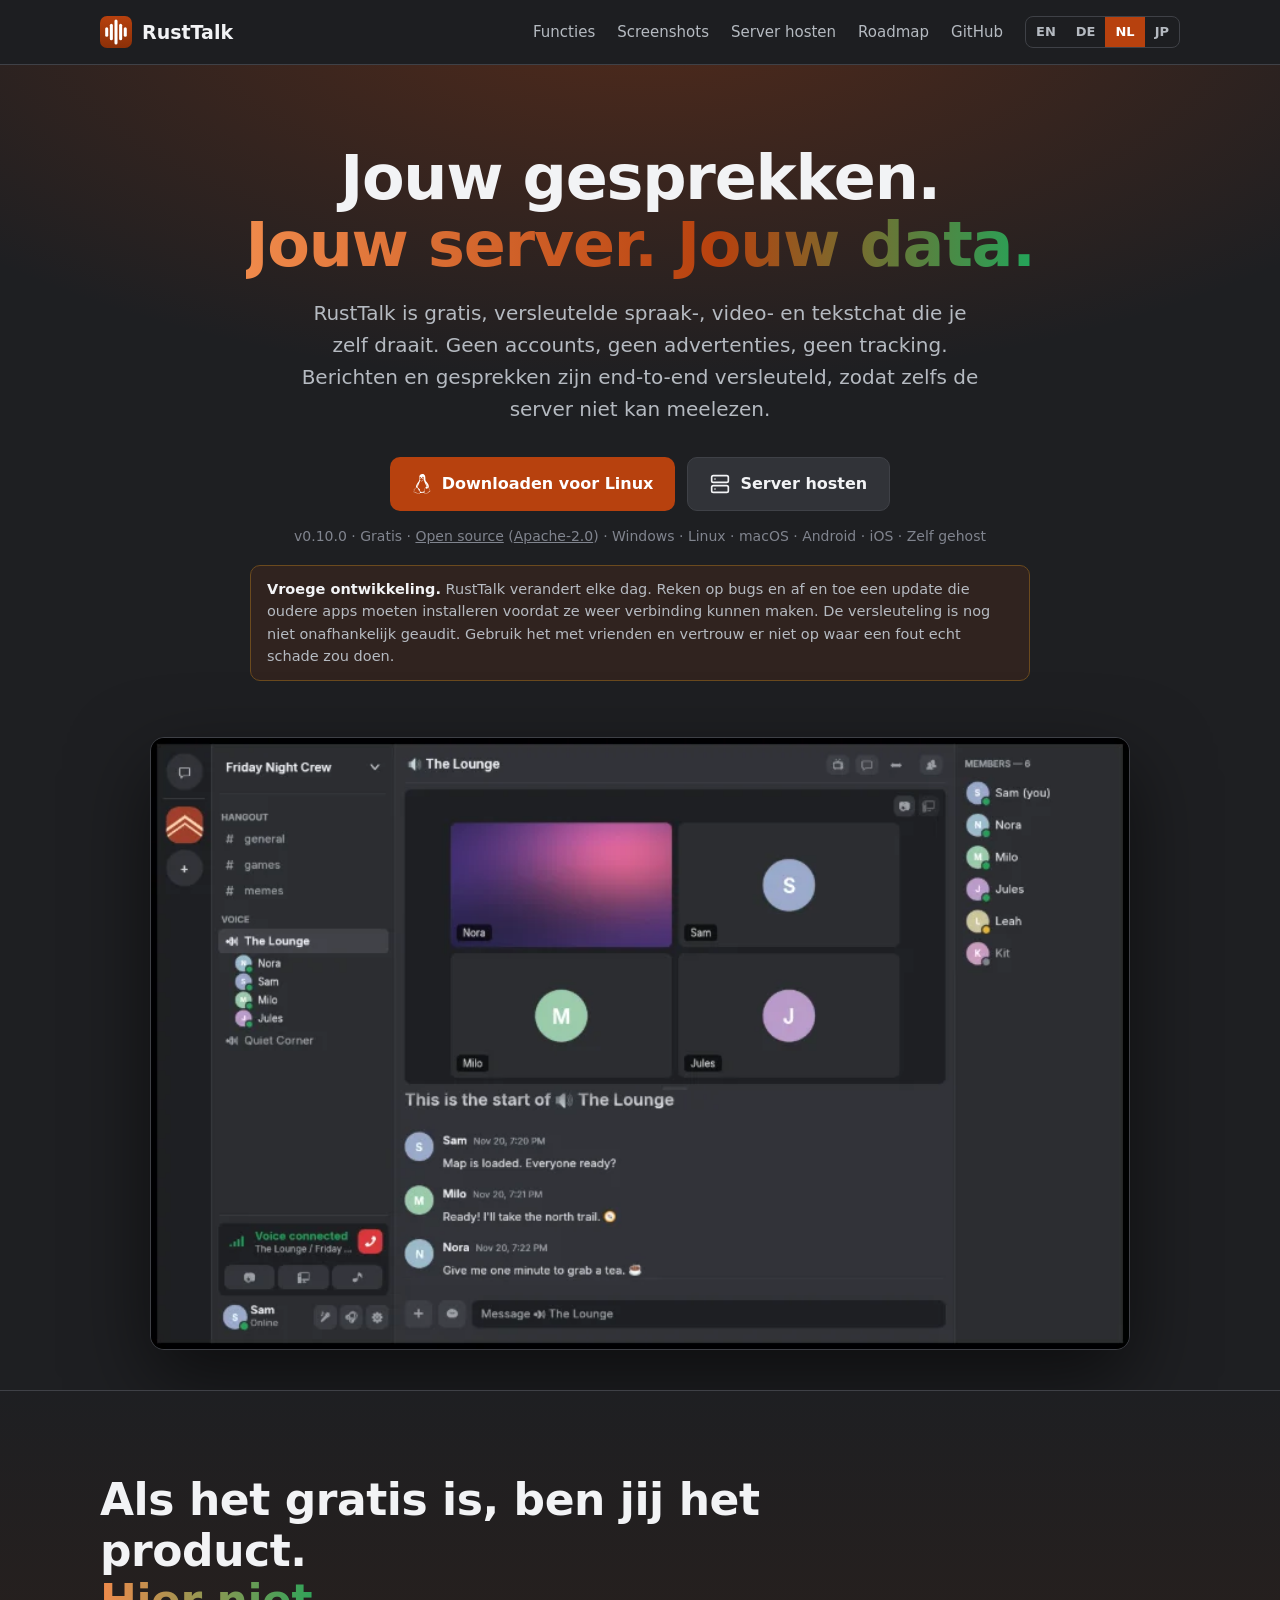
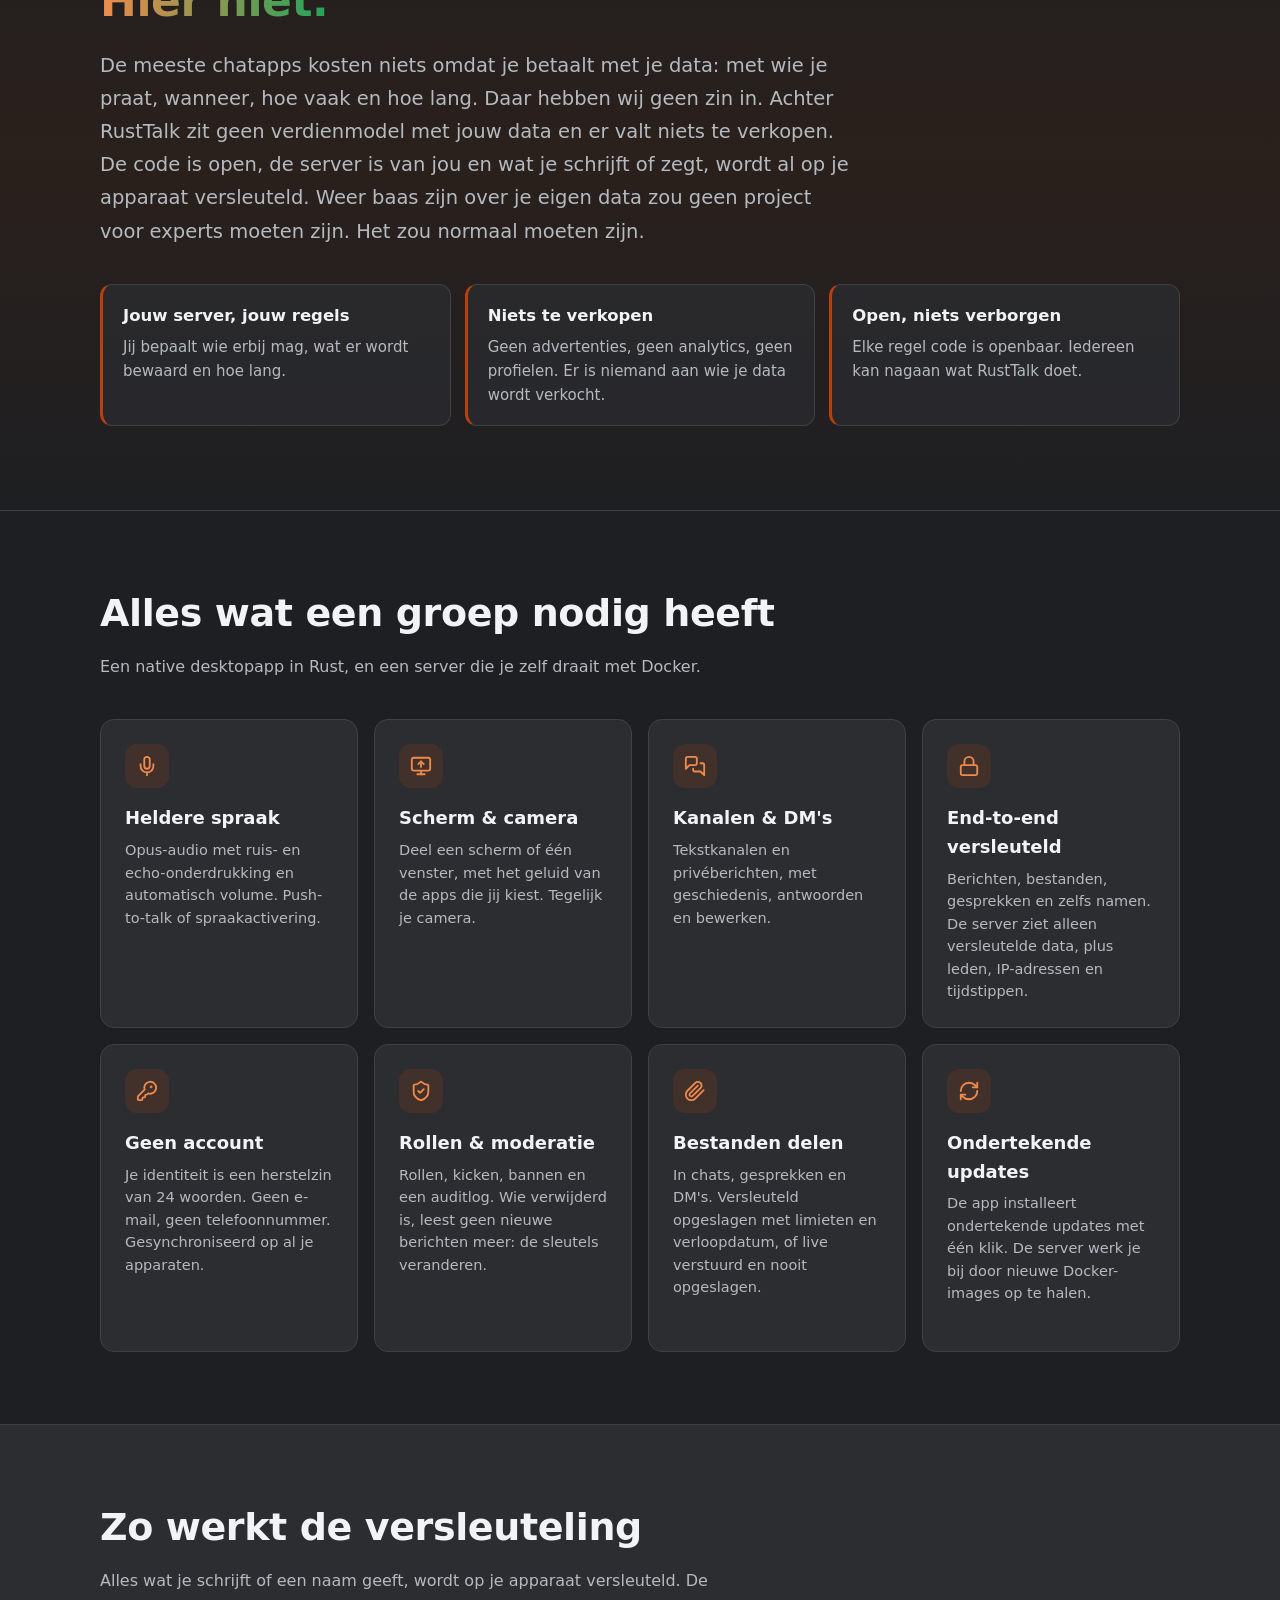
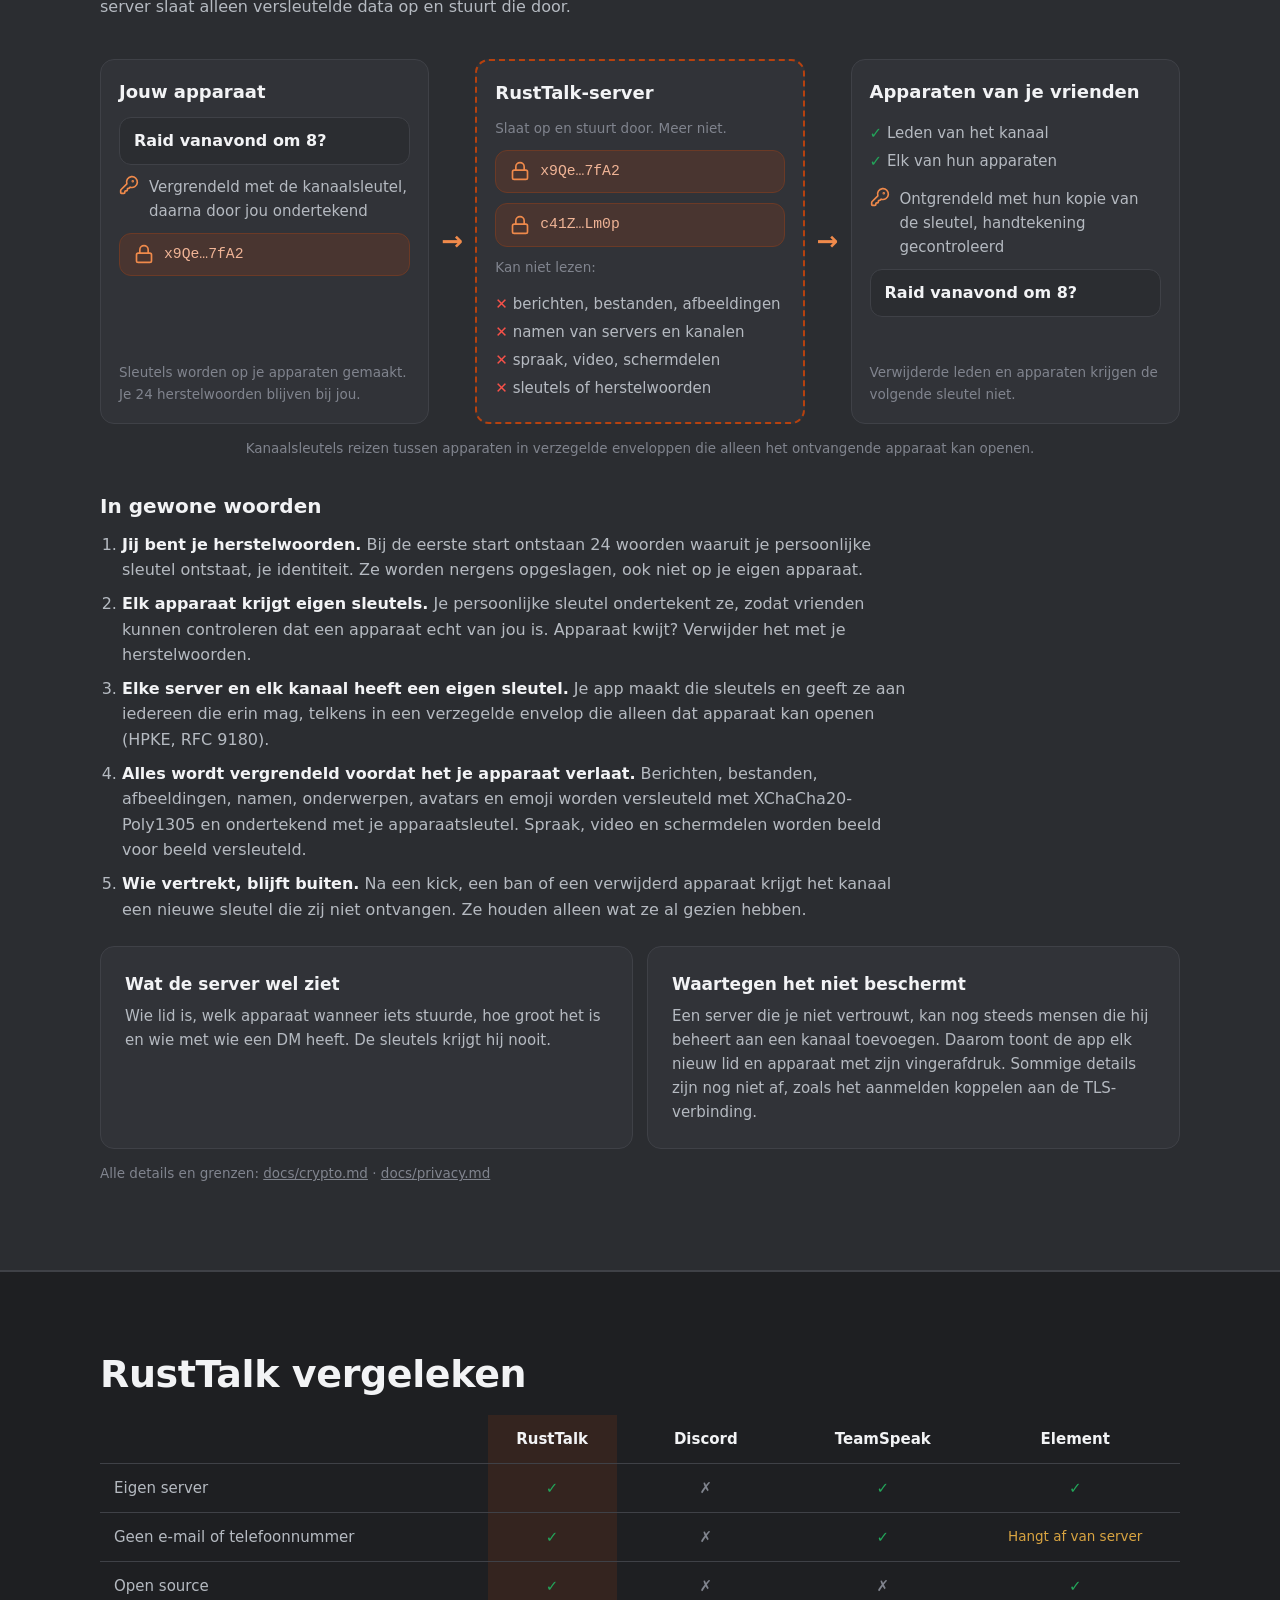
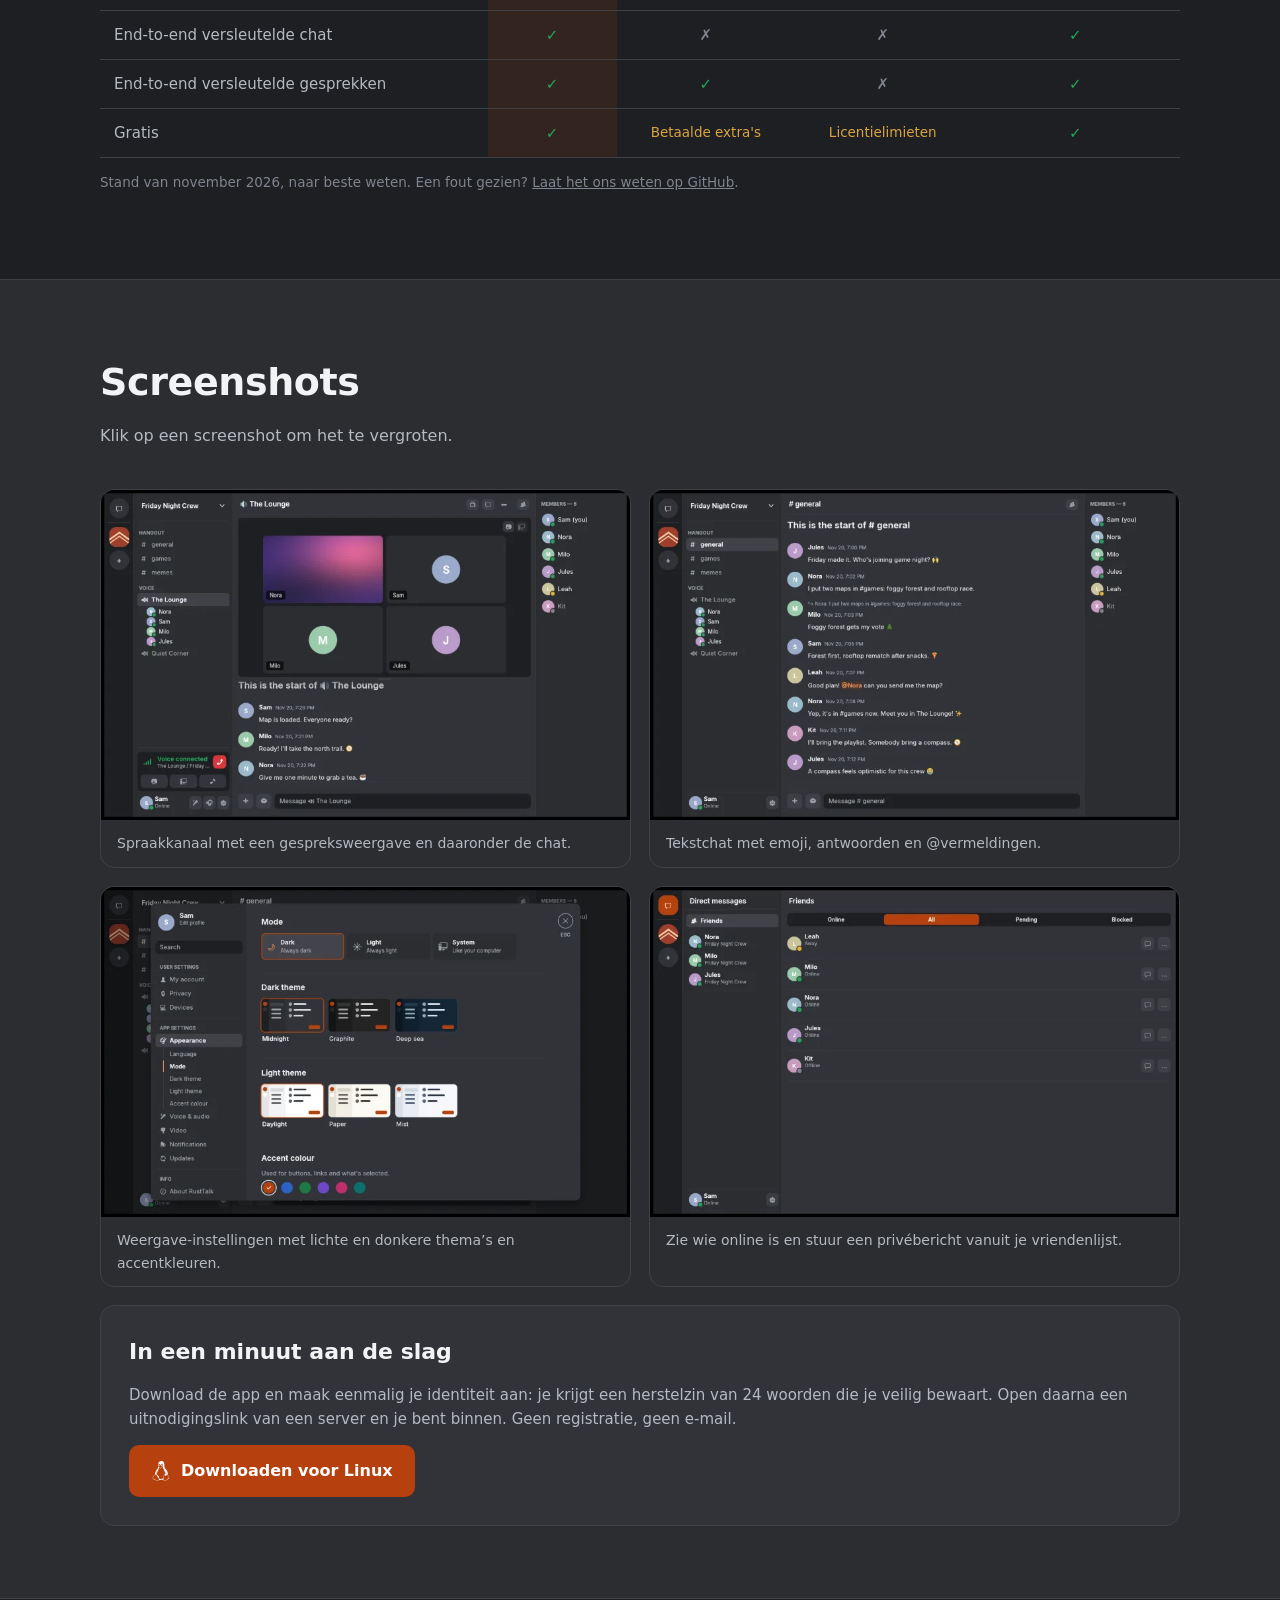
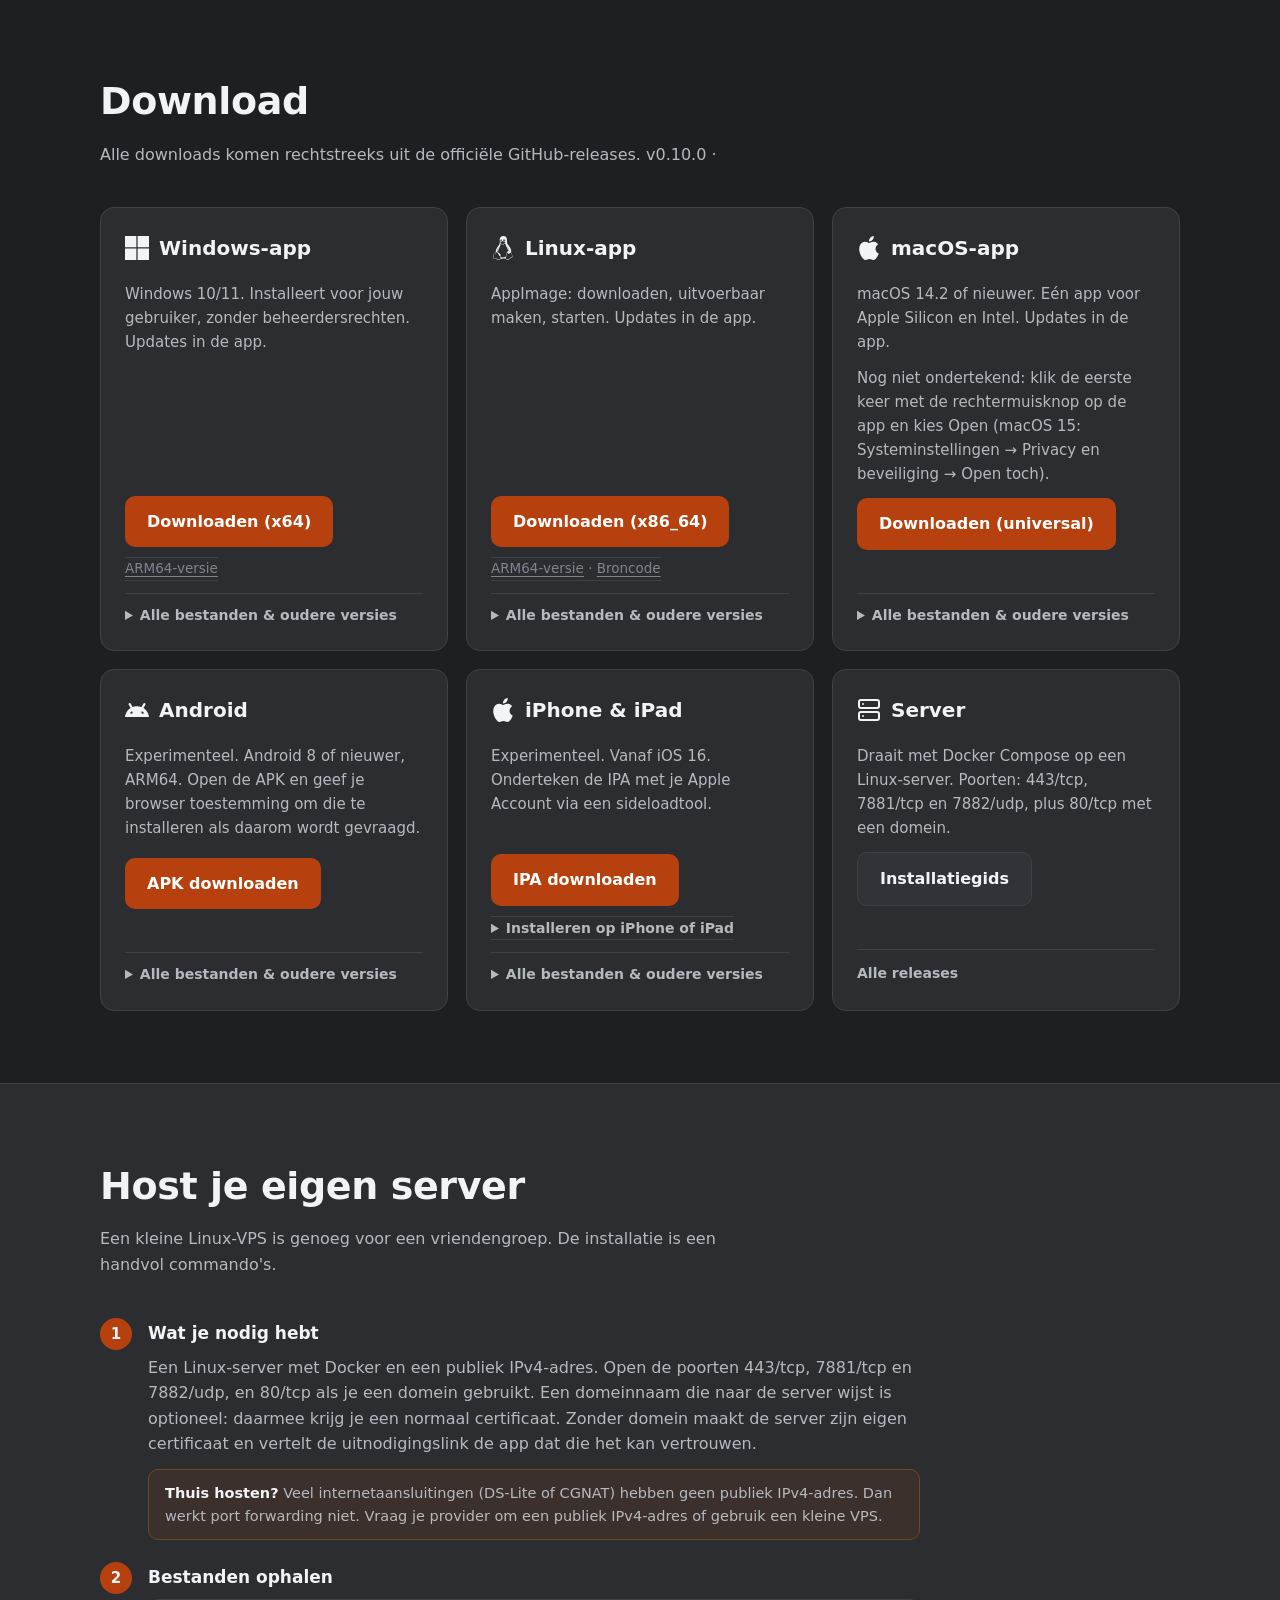
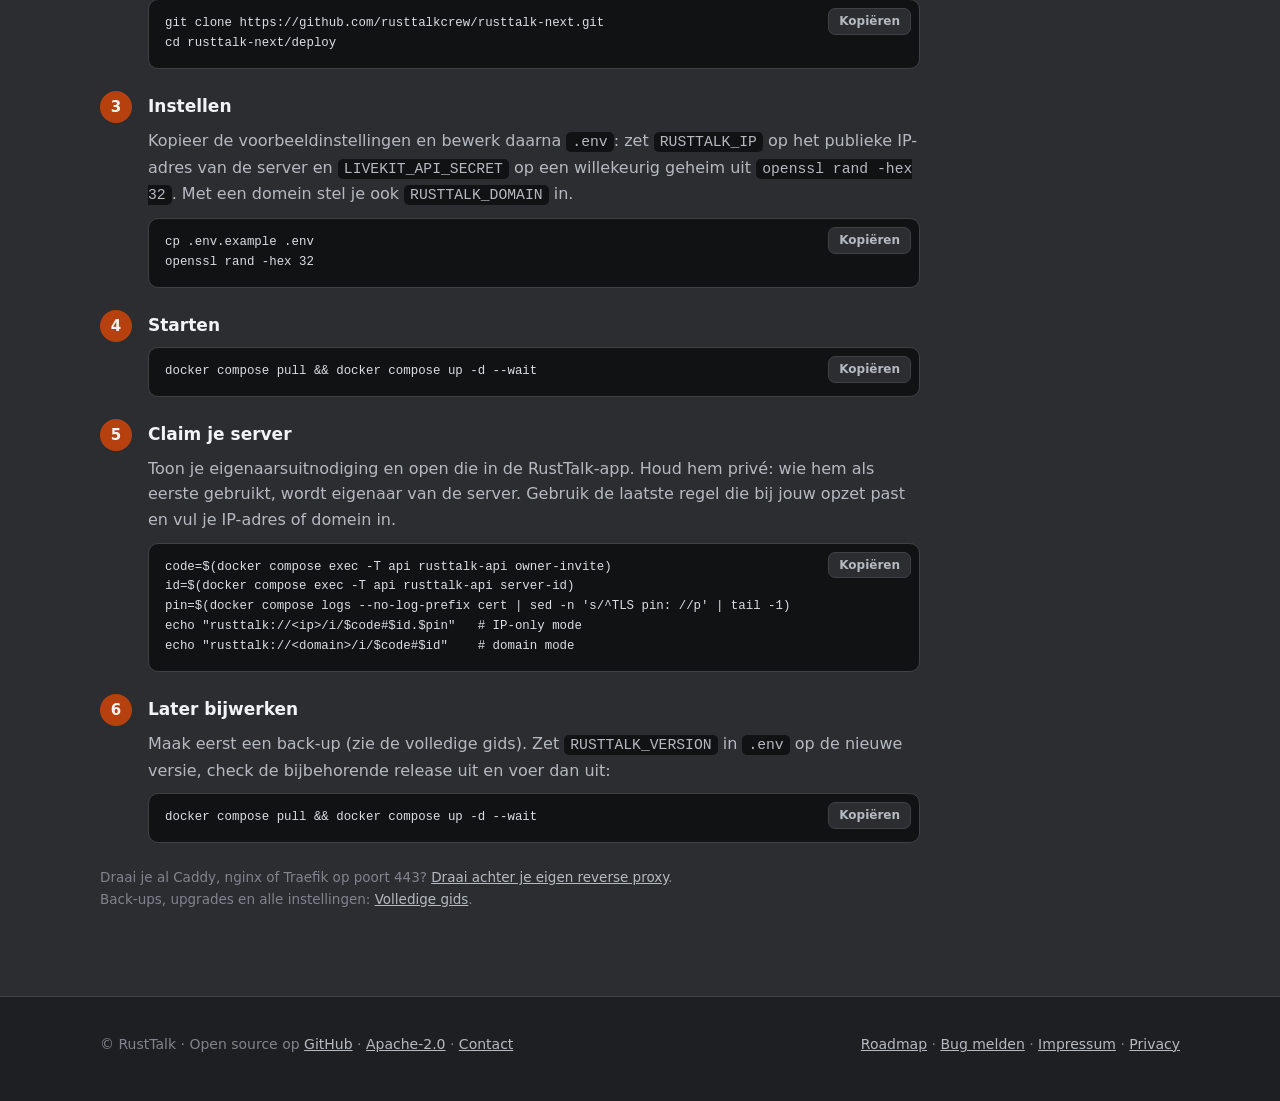
<file: nl/index.html>
<!doctype html>
<!-- Generated from src/index.html by scripts/build.cjs. Edit the source, then run make build. -->
<html lang="nl" data-os="other">
<head>
<meta charset="utf-8">
<meta http-equiv="Content-Security-Policy" content="default-src 'none'; script-src 'sha256-AUztV3o960bddpkqRguNqf8qSseMbFfu2VMeRINGO8E=' 'sha256-z20tol2vIbH48MMVfXhHZcXH8EnP1uv+O41QiK7laSI=' 'sha256-rhso3QEOBVxQG+7KZJTnVnO0Werj2KtitDR3R7eXEio='; style-src 'self' 'unsafe-inline'; img-src 'self' data:; connect-src 'self'; base-uri 'none'; form-action 'none'">
<meta name="viewport" content="width=device-width, initial-scale=1">
<link rel="canonical" href="https://rusttalk.com/nl/">
<link rel="alternate" hreflang="en" href="https://rusttalk.com/">
<link rel="alternate" hreflang="de" href="https://rusttalk.com/de/">
<link rel="alternate" hreflang="nl" href="https://rusttalk.com/nl/">
<link rel="alternate" hreflang="ja" href="https://rusttalk.com/ja/">
<link rel="alternate" hreflang="x-default" href="https://rusttalk.com/">
<meta property="og:url" content="https://rusttalk.com/nl/">
<meta property="og:locale" content="nl_NL">
<title>RustTalk – Jouw gesprekken. Jouw server. Jouw data.</title>
<meta name="description" content="RustTalk: gratis, end-to-end versleutelde spraak-, video- en tekstchat die je zelf draait. Geen accounts, geen advertenties, geen tracking.">
<link rel="icon" href="../favicon.svg?v=rust" type="image/svg+xml">
<link rel="apple-touch-icon" href="../img/apple-touch-icon.png?v=rust">
<meta property="og:title" content="RustTalk">
<meta property="og:description" content="RustTalk: gratis, end-to-end versleutelde spraak-, video- en tekstchat die je zelf draait. Geen accounts, geen advertenties, geen tracking.">
<meta property="og:image" content="https://rusttalk.com/img/link-preview.png">
<meta property="og:image:width" content="1200">
<meta property="og:image:height" content="630">
<meta property="og:image:alt" content="RustTalk logo above the app’s call stage and chat">
<meta name="twitter:card" content="summary_large_image">
<meta name="twitter:image" content="https://rusttalk.com/img/link-preview.png">
<meta name="twitter:image:alt" content="RustTalk logo above the app’s call stage and chat">
<style>
:root{
  --bg:#1e1f22;--bg2:#2b2d31;--bg3:#313338;--line:#3f4147;
  --text:#f2f3f5;--muted:#b5bac1;--dim:#80848e;
  --accent:#b7410e;--accent2:#8c3008;--green:#23a55a;
  --radius:14px;--max:1120px;
}
*{box-sizing:border-box}
html{scroll-behavior:smooth}
body{margin:0;background:var(--bg);color:var(--text);font:16px/1.6 system-ui,-apple-system,"Segoe UI",Roboto,Ubuntu,sans-serif;-webkit-font-smoothing:antialiased}
a{color:inherit}
.wrap{max-width:var(--max);margin:0 auto;padding:0 20px}
/* nav */
nav{position:sticky;top:0;z-index:10;background:rgba(30,31,34,.85);backdrop-filter:blur(10px);border-bottom:1px solid var(--line)}
nav .wrap{display:flex;align-items:center;gap:20px;height:64px}
.brand{display:flex;align-items:center;gap:10px;font-weight:700;font-size:19px;text-decoration:none}
.brand svg{width:32px;height:32px}
.links{display:flex;gap:22px;margin-left:auto;align-items:center}
.links a{text-decoration:none;color:var(--muted);font-size:15px}
.links a:hover{color:var(--text)}
.lang{display:flex;border:1px solid var(--line);border-radius:8px;overflow:hidden}
.lang button,.lang a{background:none;border:0;color:var(--muted);padding:5px 10px;font:inherit;font-size:13px;font-weight:600;cursor:pointer;text-decoration:none}
.lang button.on,.lang a.on{background:var(--accent);color:#fff}
@media(max-width:720px){.links a.opt{display:none}}
.brand,.links a,.lang button,.lang a{white-space:nowrap}
@media(max-width:440px){.links{gap:12px}.links>a{display:none}.lang button,.lang a{padding:5px 8px}}
/* hero */
.hero{padding:80px 0 40px;text-align:center;background:radial-gradient(900px 400px at 50% -80px,rgba(183,65,14,.35),transparent)}
.hero h1{font-size:clamp(36px,6vw,62px);line-height:1.08;margin:0 0 18px;letter-spacing:-.02em}
.hero h1 span{background:linear-gradient(90deg,#f08a4b,#b7410e 60%,#23a55a);-webkit-background-clip:text;background-clip:text;color:transparent}
.hero p.lead{font-size:clamp(17px,2.2vw,20px);color:var(--muted);max-width:680px;margin:0 auto 32px}
.cta{display:flex;gap:12px;justify-content:center;flex-wrap:wrap}
.btn{display:inline-flex;align-items:center;gap:10px;padding:13px 22px;border-radius:10px;font-weight:600;text-decoration:none;font-size:16px;transition:background .15s,transform .15s}
.btn.primary{background:var(--accent);color:#fff}
.btn.primary:hover{background:var(--accent2);transform:translateY(-1px)}
.btn.ghost{background:var(--bg3);color:var(--text);border:1px solid var(--line)}
.btn.ghost:hover{background:#3a3c42}
.btn svg{width:20px;height:20px;flex:none}
.ver{margin-top:14px;color:var(--dim);font-size:14px}
.ver a{color:inherit}
.shot-hero{margin:56px auto 0;max-width:980px;border-radius:var(--radius);overflow:hidden;border:1px solid var(--line);box-shadow:0 30px 80px rgba(0,0,0,.55)}
.shot-hero img{display:block;width:100%;height:auto}
/* sections */
section{padding:72px 0}
h2{font-size:clamp(28px,4vw,38px);margin:0 0 10px;letter-spacing:-.01em}
.sub{color:var(--muted);margin:0 0 40px;max-width:640px}
.grid{display:grid;grid-template-columns:repeat(auto-fit,minmax(250px,1fr));gap:16px}
.card{background:var(--bg2);border:1px solid var(--line);border-radius:var(--radius);padding:24px}
.card .ic{width:44px;height:44px;border-radius:12px;background:rgba(183,65,14,.16);color:#f08a4b;display:grid;place-items:center;margin-bottom:16px}
.card .ic svg{width:22px;height:22px}
.feat{grid-auto-rows:1fr}
.feat .card p{font-size:14.5px;line-height:1.55}
.card h3{margin:0 0 6px;font-size:18px}
.card p{margin:0;color:var(--muted);font-size:15px}
/* gallery */
.gallery{display:grid;grid-template-columns:1fr 1fr;gap:18px}
.gallery figure{margin:0;background:var(--bg2);border:1px solid var(--line);border-radius:var(--radius);overflow:hidden}
.gallery img{display:block;width:100%;height:auto;cursor:zoom-in}
.gallery figcaption{padding:12px 16px;color:var(--muted);font-size:14px}
.screenshot-cta{display:flex;flex-direction:column;gap:14px;margin-top:18px;padding:28px}
@media(max-width:760px){.gallery{grid-template-columns:1fr}}
/* downloads */
.dl{display:grid;grid-template-columns:repeat(auto-fit,minmax(290px,1fr));gap:18px}
.dl .card{display:flex;flex-direction:column;gap:12px}
.dl .card h3{display:flex;align-items:center;gap:10px;font-size:20px}
.dl .card h3 svg{width:24px;height:24px;flex:none}
.later{list-style:none;margin:0;padding:0}
.later li{display:flex;align-items:center;gap:10px;padding:10px 0;border-bottom:1px solid var(--line)}
.later svg{width:20px;height:20px;flex:none}
.later li>span{margin-left:auto;text-align:right;color:var(--dim);font-size:13.5px}
.dl .card>.btn{align-self:flex-start}
.alt-link{font-size:13.5px;color:var(--dim);text-decoration:underline;text-underline-offset:3px}
.alt-link:hover{color:var(--text)}
.small{font-size:13.5px;color:var(--dim)}
pre{position:relative;background:#111214;border:1px solid var(--line);border-radius:10px;padding:14px 16px;padding-right:76px;white-space:pre-wrap;overflow-wrap:anywhere;font:13.5px/1.6 ui-monospace,"Cascadia Code",Consolas,monospace;color:#dbdee1;margin:0}
.copy{position:absolute;top:8px;right:8px;background:#2b2d31;border:1px solid var(--line);color:var(--muted);border-radius:7px;padding:4px 10px;font:600 12px/1.4 system-ui,sans-serif;cursor:pointer}
.copy:hover{color:var(--text);background:#3a3c42}
.copy.ok{color:#fff;background:var(--green);border-color:var(--green)}
[hidden]{display:none!important}
.more-docs{margin-top:24px}
.more-docs a{color:var(--muted)}
code{font-family:ui-monospace,"Cascadia Code",Consolas,monospace;font-size:.92em;background:#111214;padding:2px 6px;border-radius:5px}
pre code{background:none;padding:0}
.steps{counter-reset:s;display:grid;gap:22px;max-width:820px}
.steps>div{position:relative;padding-left:48px}
.steps>div::before{counter-increment:s;content:counter(s);position:absolute;left:0;top:0;width:32px;height:32px;border-radius:50%;background:var(--accent);display:grid;place-items:center;font-weight:700;font-size:15px}
.steps h3{margin:2px 0 8px;font-size:17px}
.steps p{margin:0 0 10px;color:var(--muted)}
.alt{background:var(--bg2);border-top:1px solid var(--line);border-bottom:1px solid var(--line)}
.alt .card{background:var(--bg3)}
/* why */
.why{padding:84px 0;background:linear-gradient(180deg,var(--bg) 0%,#2a201c 50%,var(--bg) 100%);border-top:1px solid var(--line);border-bottom:1px solid var(--line)}
.why h2{font-size:clamp(28px,4.4vw,44px);line-height:1.15;margin:0 0 22px;max-width:820px}
.why h2 span{background:linear-gradient(90deg,#f08a4b,#23a55a);-webkit-background-clip:text;background-clip:text;color:transparent}
.manifest{font-size:clamp(17px,2vw,19.5px);line-height:1.7;color:var(--muted);max-width:760px;margin:0 0 36px}
.pillars{display:grid;grid-template-columns:repeat(auto-fit,minmax(220px,1fr));gap:14px}
.pillars>div{background:rgba(43,45,49,.7);border:1px solid var(--line);border-left:3px solid var(--accent);border-radius:12px;padding:18px 20px;display:flex;flex-direction:column;gap:6px}
.pillars b{font-size:16.5px}
.pillars span{color:var(--muted);font-size:15px}
/* footer */
footer{padding:36px 0 50px;color:var(--dim);font-size:14px}
footer .wrap{display:flex;gap:16px;flex-wrap:wrap;justify-content:space-between}
footer a{color:var(--muted)}
/* os-aware buttons */
.dl-win,.dl-linux,.dl-mac,.dl-android,.dl-ios,.dl-other{display:none}
html[data-os=windows] .dl-win,html[data-os=linux] .dl-linux,html[data-os=mac] .dl-mac,html[data-os=android] .dl-android,html[data-os=ios] .dl-ios,html[data-os=other] .dl-other{display:inline-flex}
.btn[aria-disabled=true]{opacity:.7;cursor:default;pointer-events:none}
.dl .card.wide{grid-column:1/-1}
.dl .card.wide .row{display:flex;flex-wrap:wrap;align-items:center;gap:14px 22px}
.dl .card.wide .row p{flex:1 1 320px;margin:0}
.soon{white-space:nowrap;display:inline-block;font-size:12px;font-weight:700;padding:2px 8px;border-radius:99px;background:rgba(183,65,14,.2);color:#f6a878;margin-left:6px}
details.files{margin-top:auto;border-top:1px solid var(--line);padding-top:10px}
details.sideload{margin:12px 0}.sideload ol{padding-inline-start:1.4em}.sideload li{margin:8px 0}
details.sideload summary,details.files summary{cursor:pointer;color:var(--muted);font-size:14px;font-weight:600;user-select:none}
details.files summary:hover{color:var(--text)}
.files .tools{display:flex;align-items:center;gap:8px;margin:12px 0 6px;font-size:13.5px;color:var(--dim)}
.files select{background:var(--bg3);color:var(--text);border:1px solid var(--line);border-radius:8px;padding:5px 8px;font:inherit;font-size:13.5px}
.files h4{margin:12px 0 4px;font-size:12px;letter-spacing:.06em;text-transform:uppercase;color:var(--dim)}
.files ul{list-style:none;margin:0;padding:0}
.files li{padding:8px 0;font-size:13.5px;border-bottom:1px solid var(--line)}
.files li .top{display:flex;justify-content:space-between;gap:10px}
.files li .top a{color:var(--text);word-break:break-all}
.files li .top span{color:var(--dim);white-space:nowrap}
.files .sha{display:flex;flex-wrap:wrap;align-items:center;gap:4px 8px;margin-top:4px;font-size:12px;color:var(--dim)}
.files .sha b{font-weight:600}
.files .sha code{font-size:11.5px;word-break:break-all;cursor:copy;padding:2px 6px}
.files .sha code.ok{background:var(--green);color:#fff}
.files .sha a{color:var(--dim)}
.files .err{color:var(--dim);font-size:13.5px}
/* lightbox */
#lb{position:fixed;inset:0;background:rgba(0,0,0,.88);display:none;align-items:center;justify-content:center;padding:20px;z-index:50;cursor:zoom-out}
#lb.on{display:flex}
#lb img{max-width:100%;max-height:100%;border-radius:10px}
/* i18n */
html[lang=en] [data-l]:not([data-l=en]),html[lang=de] [data-l]:not([data-l=de]),html[lang=nl] [data-l]:not([data-l=nl]),html[lang=ja] [data-l]:not([data-l=ja]){display:none!important}
html[lang=ja] body{font-family:system-ui,-apple-system,"Hiragino Sans","Hiragino Kaku Gothic ProN","Yu Gothic UI","Meiryo","Noto Sans JP",sans-serif;line-break:strict;overflow-wrap:anywhere}
html[lang=ja] :is(h1,h2,h3,b,.lead,.sub){word-break:auto-phrase}
.ln{display:block;padding-left:1.6em;text-indent:-1.6em}
@media(max-width:640px){.feat{grid-auto-rows:auto}.feat .card{padding:20px}pre{font-size:12.5px;padding:12px;padding-top:40px}.copy{top:6px}.steps>div{padding-left:0}.steps>div::before{position:static;display:grid;margin-bottom:10px}}
.notice{max-width:780px;margin:18px auto 0;padding:12px 16px;border:1px solid #6b4a1e;background:rgba(183,65,14,.12);border-radius:10px;color:var(--muted);font-size:14.5px;line-height:1.55;text-align:left}
.notice b{color:var(--text)}
.steps .notice{margin:12px 0 0}
#compare{border-top:1px solid var(--line)}
.cmp-wrap{overflow-x:auto;margin:8px 0 14px}
.cmp{border-collapse:collapse;width:100%;min-width:560px;font-size:15px}
.cmp th,.cmp td{padding:12px 14px;border-bottom:1px solid var(--line);text-align:center}
.cmp tbody th{text-align:left;font-weight:500;color:var(--muted)}
.cmp thead th:nth-child(2),.cmp td:nth-child(2){background:rgba(183,65,14,.14)}
.cmp .y{color:var(--green);font-weight:700}
.cmp .n{color:var(--dim)}
.cmp .m{color:#d9a441;font-size:13.5px}
.dl .card .act{margin-top:auto;display:flex;flex-direction:column;align-items:flex-start;gap:10px}
.dl .card .alt{min-height:21px;font-size:13.5px;color:var(--dim)}
.dl .card details.files{margin-top:0}
.dl .card .alt details.sideload{margin:0}
.dl .card .foot{border-top:1px solid var(--line);padding-top:10px}
.foot-link{color:var(--muted);font-size:14px;font-weight:600;text-decoration:none}
.foot-link:hover{color:var(--text)}
.crypt{display:grid;grid-template-columns:1fr auto 1fr auto 1fr;gap:12px;align-items:stretch;margin:8px 0 14px}
.cbox{background:var(--bg3);border:1px solid var(--line);border-radius:var(--radius);padding:18px;display:flex;flex-direction:column;gap:10px}
.cbox.server{border:2px dashed var(--accent)}
.cbox h3{margin:0;font-size:18px}
.cbox p{margin:0}
.cbox .step{display:flex;gap:10px;align-items:flex-start;color:var(--muted);font-size:15px}
.cbox svg{width:20px;height:20px;flex:none;color:#f08a4b}
.cbox .bubble{background:var(--bg2);border:1px solid var(--line);border-radius:12px;padding:10px 14px;font-weight:600}
.cbox .blob{display:flex;gap:10px;align-items:center;background:rgba(183,65,14,.18);border:1px solid #6b3a26;border-radius:12px;padding:9px 14px}
.cbox .blob code{background:none;padding:0;color:#f0b496}
.cbox .small{margin-top:auto}
.marks{list-style:none;margin:0;padding:0;color:var(--muted);font-size:15px}
.marks li{margin:4px 0}
.marks .no{color:#f85149;font-weight:700}
.marks .ok{color:var(--green);font-weight:700}
.carrow{display:grid;place-items:center;color:#f08a4b;font-size:26px;font-weight:700}
.envelope{text-align:center;margin:0 0 30px}
.plain{margin:0 0 10px;font-size:20px}
.csteps{max-width:820px;margin:0 0 24px;padding-left:22px;color:var(--muted)}
.csteps li{margin:8px 0}
.csteps b{color:var(--text)}
.cnotes{display:grid;grid-template-columns:repeat(auto-fit,minmax(280px,1fr));gap:14px;margin:0 0 14px}
.cnotes h3{margin:0 0 6px;font-size:17px}
.cnotes p{margin:0;color:var(--muted);font-size:15px}
@media(max-width:860px){.crypt{grid-template-columns:1fr}.carrow{transform:rotate(90deg)}}
</style>
</head>
<body>
<svg width="0" height="0" style="position:absolute" aria-hidden="true">
<!-- Windows, Linux (Tux) and Apple logos: Simple Icons, CC0 (simpleicons.org). Android logo: Simple Icons, CC0. Server and feature icons: Lucide, ISC (lucide.dev). -->
<symbol id="i-win" viewBox="0 0 24 24"><path fill="currentColor" d="M0,0H11.377V11.372H0ZM12.623,0H24V11.372H12.623ZM0,12.623H11.377V24H0Zm12.623,0H24V24H12.623"/></symbol>
<symbol id="i-linux" viewBox="0 0 24 24"><path fill="currentColor" d="M12.504 0c-.155 0-.315.008-.48.021-4.226.333-3.105 4.807-3.17 6.298-.076 1.092-.3 1.953-1.05 3.02-.885 1.051-2.127 2.75-2.716 4.521-.278.832-.41 1.684-.287 2.489a.424.424 0 00-.11.135c-.26.268-.45.6-.663.839-.199.199-.485.267-.797.4-.313.136-.658.269-.864.68-.09.189-.136.394-.132.602 0 .199.027.4.055.536.058.399.116.728.04.97-.249.68-.28 1.145-.106 1.484.174.334.535.47.94.601.81.2 1.91.135 2.774.6.926.466 1.866.67 2.616.47.526-.116.97-.464 1.208-.946.587-.003 1.23-.269 2.26-.334.699-.058 1.574.267 2.577.2.025.134.063.198.114.333l.003.003c.391.778 1.113 1.132 1.884 1.071.771-.06 1.592-.536 2.257-1.306.631-.765 1.683-1.084 2.378-1.503.348-.199.629-.469.649-.853.023-.4-.2-.811-.714-1.376v-.097l-.003-.003c-.17-.2-.25-.535-.338-.926-.085-.401-.182-.786-.492-1.046h-.003c-.059-.054-.123-.067-.188-.135a.357.357 0 00-.19-.064c.431-1.278.264-2.55-.173-3.694-.533-1.41-1.465-2.638-2.175-3.483-.796-1.005-1.576-1.957-1.56-3.368.026-2.152.236-6.133-3.544-6.139zm.529 3.405h.013c.213 0 .396.062.584.198.19.135.33.332.438.533.105.259.158.459.166.724 0-.02.006-.04.006-.06v.105a.086.086 0 01-.004-.021l-.004-.024a1.807 1.807 0 01-.15.706.953.953 0 01-.213.335.71.71 0 00-.088-.042c-.104-.045-.198-.064-.284-.133a1.312 1.312 0 00-.22-.066c.05-.06.146-.133.183-.198.053-.128.082-.264.088-.402v-.02a1.21 1.21 0 00-.061-.4c-.045-.134-.101-.2-.183-.333-.084-.066-.167-.132-.267-.132h-.016c-.093 0-.176.03-.262.132a.8.8 0 00-.205.334 1.18 1.18 0 00-.09.4v.019c.002.089.008.179.02.267-.193-.067-.438-.135-.607-.202a1.635 1.635 0 01-.018-.2v-.02a1.772 1.772 0 01.15-.768c.082-.22.232-.406.43-.533a.985.985 0 01.594-.2zm-2.962.059h.036c.142 0 .27.048.399.135.146.129.264.288.344.465.09.199.14.4.153.667v.004c.007.134.006.2-.002.266v.08c-.03.007-.056.018-.083.024-.152.055-.274.135-.393.2.012-.09.013-.18.003-.267v-.015c-.012-.133-.04-.2-.082-.333a.613.613 0 00-.166-.267.248.248 0 00-.183-.064h-.021c-.071.006-.13.04-.186.132a.552.552 0 00-.12.27.944.944 0 00-.023.33v.015c.012.135.037.2.08.334.046.134.098.2.166.268.01.009.02.018.034.024-.07.057-.117.07-.176.136a.304.304 0 01-.131.068 2.62 2.62 0 01-.275-.402 1.772 1.772 0 01-.155-.667 1.759 1.759 0 01.08-.668 1.43 1.43 0 01.283-.535c.128-.133.26-.2.418-.2zm1.37 1.706c.332 0 .733.065 1.216.399.293.2.523.269 1.052.468h.003c.255.136.405.266.478.399v-.131a.571.571 0 01.016.47c-.123.31-.516.643-1.063.842v.002c-.268.135-.501.333-.775.465-.276.135-.588.292-1.012.267a1.139 1.139 0 01-.448-.067 3.566 3.566 0 01-.322-.198c-.195-.135-.363-.332-.612-.465v-.005h-.005c-.4-.246-.616-.512-.686-.71-.07-.268-.005-.47.193-.6.224-.135.38-.271.483-.336.104-.074.143-.102.176-.131h.002v-.003c.169-.202.436-.47.839-.601.139-.036.294-.065.466-.065zm2.8 2.142c.358 1.417 1.196 3.475 1.735 4.473.286.534.855 1.659 1.102 3.024.156-.005.33.018.513.064.646-1.671-.546-3.467-1.089-3.966-.22-.2-.232-.335-.123-.335.59.534 1.365 1.572 1.646 2.757.13.535.16 1.104.021 1.67.067.028.135.06.205.067 1.032.534 1.413.938 1.23 1.537v-.043c-.06-.003-.12 0-.18 0h-.016c.151-.467-.182-.825-1.065-1.224-.915-.4-1.646-.336-1.77.465-.008.043-.013.066-.018.135-.068.023-.139.053-.209.064-.43.268-.662.669-.793 1.187-.13.533-.17 1.156-.205 1.869v.003c-.02.334-.17.838-.319 1.35-1.5 1.072-3.58 1.538-5.348.334a2.645 2.645 0 00-.402-.533 1.45 1.45 0 00-.275-.333c.182 0 .338-.03.465-.067a.615.615 0 00.314-.334c.108-.267 0-.697-.345-1.163-.345-.467-.931-.995-1.788-1.521-.63-.4-.986-.87-1.15-1.396-.165-.534-.143-1.085-.015-1.645.245-1.07.873-2.11 1.274-2.763.107-.065.037.135-.408.974-.396.751-1.14 2.497-.122 3.854a8.123 8.123 0 01.647-2.876c.564-1.278 1.743-3.504 1.836-5.268.048.036.217.135.289.202.218.133.38.333.59.465.21.201.477.335.876.335.039.003.075.006.11.006.412 0 .73-.134.997-.268.29-.134.52-.334.74-.4h.005c.467-.135.835-.402 1.044-.7zm2.185 8.958c.037.6.343 1.245.882 1.377.588.134 1.434-.333 1.791-.765l.211-.01c.315-.007.577.01.847.268l.003.003c.208.199.305.53.391.876.085.4.154.78.409 1.066.486.527.645.906.636 1.14l.003-.007v.018l-.003-.012c-.015.262-.185.396-.498.595-.63.401-1.746.712-2.457 1.57-.618.737-1.37 1.14-2.036 1.191-.664.053-1.237-.2-1.574-.898l-.005-.003c-.21-.4-.12-1.025.056-1.69.176-.668.428-1.344.463-1.897.037-.714.076-1.335.195-1.814.12-.465.308-.797.641-.984l.045-.022zm-10.814.049h.01c.053 0 .105.005.157.014.376.055.706.333 1.023.752l.91 1.664.003.003c.243.533.754 1.064 1.189 1.637.434.598.77 1.131.729 1.57v.006c-.057.744-.48 1.148-1.125 1.294-.645.135-1.52.002-2.395-.464-.968-.536-2.118-.469-2.857-.602-.369-.066-.61-.2-.723-.4-.11-.2-.113-.602.123-1.23v-.004l.002-.003c.117-.334.03-.752-.027-1.118-.055-.401-.083-.71.043-.94.16-.334.396-.4.69-.533.294-.135.64-.202.915-.47h.002v-.002c.256-.268.445-.601.668-.838.19-.201.38-.336.663-.336zm7.159-9.074c-.435.201-.945.535-1.488.535-.542 0-.97-.267-1.28-.466-.154-.134-.28-.268-.373-.335-.164-.134-.144-.333-.074-.333.109.016.129.134.199.2.096.066.215.2.36.333.292.2.68.467 1.167.467.485 0 1.053-.267 1.398-.466.195-.135.445-.334.648-.467.156-.136.149-.267.279-.267.128.016.034.134-.147.332a8.097 8.097 0 01-.69.468zm-1.082-1.583V5.64c-.006-.02.013-.042.029-.05.074-.043.18-.027.26.004.063 0 .16.067.15.135-.006.049-.085.066-.135.066-.055 0-.092-.043-.141-.068-.052-.018-.146-.008-.163-.065zm-.551 0c-.02.058-.113.049-.166.066-.047.025-.086.068-.14.068-.05 0-.13-.02-.136-.068-.01-.066.088-.133.15-.133.08-.031.184-.047.259-.005.019.009.036.03.03.05v.02h.003z"/></symbol>
<symbol id="i-apple" viewBox="0 0 24 24"><path fill="currentColor" d="M12.152 6.896c-.948 0-2.415-1.078-3.96-1.04-2.04.027-3.91 1.183-4.961 3.014-2.117 3.675-.546 9.103 1.519 12.09 1.013 1.454 2.208 3.09 3.792 3.039 1.52-.065 2.09-.987 3.935-.987 1.831 0 2.35.987 3.96.948 1.637-.026 2.676-1.48 3.676-2.948 1.156-1.688 1.636-3.325 1.662-3.415-.039-.013-3.182-1.221-3.22-4.857-.026-3.04 2.48-4.494 2.597-4.559-1.429-2.09-3.623-2.324-4.39-2.376-2-.156-3.675 1.09-4.61 1.09zM15.53 3.83c.843-1.012 1.4-2.427 1.245-3.83-1.207.052-2.662.805-3.532 1.818-.78.896-1.454 2.338-1.273 3.714 1.338.104 2.715-.688 3.559-1.701"/></symbol>
<symbol id="i-android" viewBox="0 0 24 24"><path fill="currentColor" d="M18.4395 5.5586c-.675 1.1664-1.352 2.3318-2.0274 3.498-.0366-.0155-.0742-.0286-.1113-.043-1.8249-.6957-3.484-.8-4.42-.787-1.8551.0185-3.3544.4643-4.2597.8203-.084-.1494-1.7526-3.021-2.0215-3.4864a1.1451 1.1451 0 0 0-.1406-.1914c-.3312-.364-.9054-.4859-1.379-.203-.475.282-.7136.9361-.3886 1.5019 1.9466 3.3696-.0966-.2158 1.9473 3.3593.0172.031-.4946.2642-1.3926 1.0177C2.8987 12.176.452 14.772 0 18.9902h24c-.119-1.1108-.3686-2.099-.7461-3.0683-.7438-1.9118-1.8435-3.2928-2.7402-4.1836a12.1048 12.1048 0 0 0-2.1309-1.6875c.6594-1.122 1.312-2.2559 1.9649-3.3848.2077-.3615.1886-.7956-.0079-1.1191a1.1001 1.1001 0 0 0-.8515-.5332c-.5225-.0536-.9392.3128-1.0488.5449zm-.0391 8.461c.3944.5926.324 1.3306-.1563 1.6503-.4799.3197-1.188.0985-1.582-.4941-.3944-.5927-.324-1.3307.1563-1.6504.4727-.315 1.1812-.1086 1.582.4941zM7.207 13.5273c.4803.3197.5506 1.0577.1563 1.6504-.394.5926-1.1038.8138-1.584.4941-.48-.3197-.5503-1.0577-.1563-1.6504.4008-.6021 1.1087-.8106 1.584-.4941z"/></symbol>
<symbol id="i-server" viewBox="0 0 24 24"><g fill="none" stroke="currentColor" stroke-width="2" stroke-linecap="round" stroke-linejoin="round"><rect width="20" height="8" x="2" y="2" rx="2" ry="2"/><rect width="20" height="8" x="2" y="14" rx="2" ry="2"/><path d="M6 6h.01M6 18h.01"/></g></symbol>
<symbol id="f-mic" viewBox="0 0 24 24"><g fill="none" stroke="currentColor" stroke-width="2" stroke-linecap="round" stroke-linejoin="round"><path d="M12 2a3 3 0 0 0-3 3v7a3 3 0 0 0 6 0V5a3 3 0 0 0-3-3Z"/><path d="M19 10v2a7 7 0 0 1-14 0v-2"/><line x1="12" x2="12" y1="19" y2="22"/></g></symbol>
<symbol id="f-screen" viewBox="0 0 24 24"><g fill="none" stroke="currentColor" stroke-width="2" stroke-linecap="round" stroke-linejoin="round"><path d="m9 10 3-3 3 3"/><path d="M12 13V7"/><rect width="20" height="14" x="2" y="3" rx="2"/><path d="M12 17v4"/><path d="M8 21h8"/></g></symbol>
<symbol id="f-chat" viewBox="0 0 24 24"><g fill="none" stroke="currentColor" stroke-width="2" stroke-linecap="round" stroke-linejoin="round"><path d="M14 9a2 2 0 0 1-2 2H6l-4 4V4a2 2 0 0 1 2-2h8a2 2 0 0 1 2 2z"/><path d="M18 9h2a2 2 0 0 1 2 2v11l-4-4h-6a2 2 0 0 1-2-2v-1"/></g></symbol>
<symbol id="f-lock" viewBox="0 0 24 24"><g fill="none" stroke="currentColor" stroke-width="2" stroke-linecap="round" stroke-linejoin="round"><rect width="18" height="11" x="3" y="11" rx="2" ry="2"/><path d="M7 11V7a5 5 0 0 1 10 0v4"/></g></symbol>
<symbol id="f-key" viewBox="0 0 24 24"><g fill="none" stroke="currentColor" stroke-width="2" stroke-linecap="round" stroke-linejoin="round"><path d="M2.586 17.414A2 2 0 0 0 2 18.828V21a1 1 0 0 0 1 1h3a1 1 0 0 0 1-1v-1a1 1 0 0 1 1-1h1a1 1 0 0 0 1-1v-1a1 1 0 0 1 1-1h.172a2 2 0 0 0 1.414-.586l.814-.814a6.5 6.5 0 1 0-4-4z"/><circle cx="16.5" cy="7.5" r=".5" fill="currentColor"/></g></symbol>
<symbol id="f-shield" viewBox="0 0 24 24"><g fill="none" stroke="currentColor" stroke-width="2" stroke-linecap="round" stroke-linejoin="round"><path d="M20 13c0 5-3.5 7.5-7.66 8.95a1 1 0 0 1-.67-.01C7.5 20.5 4 18 4 13V6a1 1 0 0 1 1-1c2 0 4.5-1.2 6.24-2.72a1.17 1.17 0 0 1 1.52 0C14.51 3.81 17 5 19 5a1 1 0 0 1 1 1z"/><path d="m9 12 2 2 4-4"/></g></symbol>
<symbol id="f-file" viewBox="0 0 24 24"><g fill="none" stroke="currentColor" stroke-width="2" stroke-linecap="round" stroke-linejoin="round"><path d="m21.44 11.05-9.19 9.19a6 6 0 0 1-8.49-8.49l8.57-8.57A4 4 0 1 1 18 8.84l-8.59 8.57a2 2 0 0 1-2.83-2.83l8.49-8.48"/></g></symbol>
<symbol id="f-update" viewBox="0 0 24 24"><g fill="none" stroke="currentColor" stroke-width="2" stroke-linecap="round" stroke-linejoin="round"><path d="M3 12a9 9 0 0 1 9-9 9.75 9.75 0 0 1 6.74 2.74L21 8"/><path d="M21 3v5h-5"/><path d="M21 12a9 9 0 0 1-9 9 9.75 9.75 0 0 1-6.74-2.74L3 16"/><path d="M8 16H3v5"/></g></symbol>
</svg>

<nav>
  <div class="wrap">
    <a class="brand" href="#top" aria-label="RustTalk">
      <img src="../favicon.svg?v=rust" alt="" width="32" height="32">
      RustTalk
    </a>
    <div class="links">
      <a class="opt" href="#features"><span data-l="nl">Functies</span></a>
      <a class="opt" href="#screenshots"><span data-l="nl">Screenshots</span></a>
      <a class="opt" href="#server"><span data-l="nl">Server hosten</span></a>
      <a href="roadmap.html"><span data-l="nl">Roadmap</span></a>
      <a class="opt" href="https://github.com/rusttalkcrew/rusttalk-next" rel="noopener">GitHub</a>
      <div class="lang" role="group" aria-label="Language">
        <a href="../" data-set="en" hreflang="en" lang="en">EN</a><a href="../de/" data-set="de" hreflang="de" lang="de">DE</a><a href="../nl/" data-set="nl" hreflang="nl" lang="nl" class="on" aria-current="page">NL</a><a href="../ja/" data-set="ja" hreflang="ja" lang="ja">JP</a>
      </div>
    </div>
  </div>
</nav>

<header class="hero" id="top">
  <div class="wrap">
    <h1 data-l="nl">Jouw gesprekken.<br><span>Jouw server. Jouw data.</span></h1>
    <p class="lead" data-l="nl">RustTalk is gratis, versleutelde spraak-, video- en tekstchat die je zelf draait. Geen accounts, geen advertenties, geen tracking. Berichten en gesprekken zijn end-to-end versleuteld, zodat zelfs de server niet kan meelezen.</p>
    <div class="cta">
      <a class="btn primary dl-win" href="https://github.com/rusttalkcrew/rusttalk-next/releases/latest/download/RustTalk-windows-x86_64.exe"><svg aria-hidden="true"><use href="#i-win"/></svg><span data-l="nl">Downloaden voor Windows</span></a>
      <a class="btn primary dl-linux" href="https://github.com/rusttalkcrew/rusttalk-next/releases/latest/download/RustTalk-linux-x86_64.AppImage"><svg aria-hidden="true"><use href="#i-linux"/></svg><span data-l="nl">Downloaden voor Linux</span></a>
      <a class="btn primary dl-mac" href="https://github.com/rusttalkcrew/rusttalk-next/releases/latest/download/RustTalk-macos-universal.dmg"><svg aria-hidden="true"><use href="#i-apple"/></svg><span data-l="nl">Downloaden voor macOS</span></a>
      <a class="btn primary dl-android" href="https://github.com/rusttalkcrew/rusttalk-next/releases/latest/download/RustTalk-android-arm64.apk"><svg aria-hidden="true"><use href="#i-android"/></svg><span data-l="nl">Downloaden voor Android</span></a>
      <a class="btn primary dl-ios" href="https://github.com/rusttalkcrew/rusttalk-next/releases/latest/download/RustTalk-ios-unsigned.ipa"><svg aria-hidden="true"><use href="#i-apple"/></svg><span data-l="nl">Downloaden voor iOS</span></a>
      <a class="btn ghost dl-ios" href="#download-ios"><span data-l="nl">Installatiegids</span></a>
      <a class="btn primary dl-other" href="#download"><svg viewBox="0 0 24 24" fill="none" stroke="currentColor" stroke-width="2" aria-hidden="true"><path d="M12 4v11m0 0-4-4m4 4 4-4M5 20h14"/></svg><span data-l="nl">Naar de downloads</span></a>
      <a class="btn ghost" href="#server">
        <svg aria-hidden="true"><use href="#i-server"/></svg>
        <span data-l="nl">Server hosten</span>
      </a>
    </div>
    <div class="ver"><span class="js-ver">v0.2.0 · </span><span data-l="nl">Gratis · <a href="https://github.com/rusttalkcrew/rusttalk-next" rel="noopener">Open source</a> (<a href="https://github.com/rusttalkcrew/rusttalk-next/blob/main/LICENSE" rel="noopener">Apache-2.0</a>) · Windows · Linux · macOS · Android · iOS · Zelf gehost</span></div>
    <p class="notice" data-l="nl"><b>Vroege ontwikkeling.</b> RustTalk verandert elke dag. Reken op bugs en af en toe een update die oudere apps moeten installeren voordat ze weer verbinding kunnen maken. De versleuteling is nog niet onafhankelijk geaudit. Gebruik het met vrienden en vertrouw er niet op waar een fout echt schade zou doen.</p>
    <div class="shot-hero"><picture><source type="image/webp" srcset="../img/call-stage-800.webp 800w, ../img/call-stage.webp 1280w" sizes="(max-width: 1020px) calc(100vw - 40px), 980px"><img src="../img/call-stage.png" width="1280" height="800" fetchpriority="high" alt="RustTalk call stage with four people and chat below"></picture></div>
  </div>
</header>

<section id="why" class="why">
  <div class="wrap">
    <h2 data-l="nl">Als het gratis is, ben jij het product.<br><span>Hier niet.</span></h2>
    <p class="manifest" data-l="nl">De meeste chatapps kosten niets omdat je betaalt met je data: met wie je praat, wanneer, hoe vaak en hoe lang. Daar hebben wij geen zin in. Achter RustTalk zit geen verdienmodel met jouw data en er valt niets te verkopen. De code is open, de server is van jou en wat je schrijft of zegt, wordt al op je apparaat versleuteld. Weer baas zijn over je eigen data zou geen project voor experts moeten zijn. Het zou normaal moeten zijn.</p>
    <div class="pillars">
      <div><b data-l="nl">Jouw server, jouw regels</b>
        <span data-l="nl">Jij bepaalt wie erbij mag, wat er wordt bewaard en hoe lang.</span></div>
      <div><b data-l="nl">Niets te verkopen</b>
        <span data-l="nl">Geen advertenties, geen analytics, geen profielen. Er is niemand aan wie je data wordt verkocht.</span></div>
      <div><b data-l="nl">Open, niets verborgen</b>
        <span data-l="nl">Elke regel code is openbaar. Iedereen kan nagaan wat RustTalk doet.</span></div>
    </div>
  </div>
</section>

<section id="features">
  <div class="wrap">
    <h2 data-l="nl">Alles wat een groep nodig heeft</h2>
    <p class="sub" data-l="nl">Een native desktopapp in Rust, en een server die je zelf draait met Docker.</p>
    <div class="grid feat">
      <div class="card"><div class="ic"><svg aria-hidden="true"><use href="#f-mic"/></svg></div>
        <h3 data-l="nl">Heldere spraak</h3>
        <p data-l="nl">Opus-audio met ruis- en echo-onderdrukking en automatisch volume. Push-to-talk of spraakactivering.</p>
        </div>
      <div class="card"><div class="ic"><svg aria-hidden="true"><use href="#f-screen"/></svg></div>
        <h3 data-l="nl">Scherm &amp; camera</h3>
        <p data-l="nl">Deel een scherm of één venster, met het geluid van de apps die jij kiest. Tegelijk je camera.</p>
        </div>
      <div class="card"><div class="ic"><svg aria-hidden="true"><use href="#f-chat"/></svg></div>
        <h3 data-l="nl">Kanalen &amp; DM's</h3>
        <p data-l="nl">Tekstkanalen en privéberichten, met geschiedenis, antwoorden en bewerken.</p>
        </div>
      <div class="card"><div class="ic"><svg aria-hidden="true"><use href="#f-lock"/></svg></div>
        <h3 data-l="nl">End-to-end versleuteld</h3>
        <p data-l="nl">Berichten, bestanden, gesprekken en zelfs namen. De server ziet alleen versleutelde data, plus leden, IP-adressen en tijdstippen.</p>
        </div>
      <div class="card"><div class="ic"><svg aria-hidden="true"><use href="#f-key"/></svg></div>
        <h3 data-l="nl">Geen account</h3>
        <p data-l="nl">Je identiteit is een herstelzin van 24 woorden. Geen e-mail, geen telefoonnummer. Gesynchroniseerd op al je apparaten.</p>
        </div>
      <div class="card"><div class="ic"><svg aria-hidden="true"><use href="#f-shield"/></svg></div>
        <h3 data-l="nl">Rollen &amp; moderatie</h3>
        <p data-l="nl">Rollen, kicken, bannen en een auditlog. Wie verwijderd is, leest geen nieuwe berichten meer: de sleutels veranderen.</p>
        </div>
      <div class="card"><div class="ic"><svg aria-hidden="true"><use href="#f-file"/></svg></div>
        <h3 data-l="nl">Bestanden delen</h3>
        <p data-l="nl">In chats, gesprekken en DM's. Versleuteld opgeslagen met limieten en verloopdatum, of live verstuurd en nooit opgeslagen.</p>
        </div>
      <div class="card"><div class="ic"><svg aria-hidden="true"><use href="#f-update"/></svg></div>
        <h3 data-l="nl">Ondertekende updates</h3>
        <p data-l="nl">De app installeert ondertekende updates met één klik. De server werk je bij door nieuwe Docker-images op te halen.</p>
        </div>
    </div>
  </div>
</section>

<section id="encryption" class="alt">
  <div class="wrap">
    <h2 data-l="nl">Zo werkt de versleuteling</h2>
    <p class="sub" data-l="nl">Alles wat je schrijft of een naam geeft, wordt op je apparaat versleuteld. De server slaat alleen versleutelde data op en stuurt die door.</p>
    <div class="crypt">
      <div class="cbox">
        <h3><span data-l="nl">Jouw apparaat</span></h3>
        <div class="bubble"><span data-l="nl">Raid vanavond om 8?</span></div>
        <p class="step"><svg aria-hidden="true"><use href="#f-key"/></svg><span data-l="nl">Vergrendeld met de kanaalsleutel, daarna door jou ondertekend</span></p>
        <div class="blob"><svg aria-hidden="true"><use href="#f-lock"/></svg><code>x9Qe…7fA2</code></div>
        <p class="small"><span data-l="nl">Sleutels worden op je apparaten gemaakt. Je 24 herstelwoorden blijven bij jou.</span></p>
      </div>
      <div class="carrow" aria-hidden="true">→</div>
      <div class="cbox server">
        <h3><span data-l="nl">RustTalk-server</span></h3>
        <p class="small"><span data-l="nl">Slaat op en stuurt door. Meer niet.</span></p>
        <div class="blob"><svg aria-hidden="true"><use href="#f-lock"/></svg><code>x9Qe…7fA2</code></div>
        <div class="blob"><svg aria-hidden="true"><use href="#f-lock"/></svg><code>c41Z…Lm0p</code></div>
        <p class="small"><span data-l="nl">Kan niet lezen:</span></p>
        <ul class="marks">
          <li><span class="no" aria-hidden="true">✕</span> <span data-l="nl">berichten, bestanden, afbeeldingen</span></li>
          <li><span class="no" aria-hidden="true">✕</span> <span data-l="nl">namen van servers en kanalen</span></li>
          <li><span class="no" aria-hidden="true">✕</span> <span data-l="nl">spraak, video, schermdelen</span></li>
          <li><span class="no" aria-hidden="true">✕</span> <span data-l="nl">sleutels of herstelwoorden</span></li>
        </ul>
      </div>
      <div class="carrow" aria-hidden="true">→</div>
      <div class="cbox">
        <h3><span data-l="nl">Apparaten van je vrienden</span></h3>
        <ul class="marks">
          <li><span class="ok" aria-hidden="true">✓</span> <span data-l="nl">Leden van het kanaal</span></li>
          <li><span class="ok" aria-hidden="true">✓</span> <span data-l="nl">Elk van hun apparaten</span></li>
        </ul>
        <p class="step"><svg aria-hidden="true"><use href="#f-key"/></svg><span data-l="nl">Ontgrendeld met hun kopie van de sleutel, handtekening gecontroleerd</span></p>
        <div class="bubble"><span data-l="nl">Raid vanavond om 8?</span></div>
        <p class="small"><span data-l="nl">Verwijderde leden en apparaten krijgen de volgende sleutel niet.</span></p>
      </div>
    </div>
    <p class="small envelope" data-l="nl">Kanaalsleutels reizen tussen apparaten in verzegelde enveloppen die alleen het ontvangende apparaat kan openen.</p>
    <h3 class="plain"><span data-l="nl">In gewone woorden</span></h3>
    <ol class="csteps" data-l="nl"><li><b>Jij bent je herstelwoorden.</b> Bij de eerste start ontstaan 24 woorden waaruit je persoonlijke sleutel ontstaat, je identiteit. Ze worden nergens opgeslagen, ook niet op je eigen apparaat.</li><li><b>Elk apparaat krijgt eigen sleutels.</b> Je persoonlijke sleutel ondertekent ze, zodat vrienden kunnen controleren dat een apparaat echt van jou is. Apparaat kwijt? Verwijder het met je herstelwoorden.</li><li><b>Elke server en elk kanaal heeft een eigen sleutel.</b> Je app maakt die sleutels en geeft ze aan iedereen die erin mag, telkens in een verzegelde envelop die alleen dat apparaat kan openen (HPKE, RFC 9180).</li><li><b>Alles wordt vergrendeld voordat het je apparaat verlaat.</b> Berichten, bestanden, afbeeldingen, namen, onderwerpen, avatars en emoji worden versleuteld met XChaCha20-Poly1305 en ondertekend met je apparaatsleutel. Spraak, video en schermdelen worden beeld voor beeld versleuteld.</li><li><b>Wie vertrekt, blijft buiten.</b> Na een kick, een ban of een verwijderd apparaat krijgt het kanaal een nieuwe sleutel die zij niet ontvangen. Ze houden alleen wat ze al gezien hebben.</li></ol>
    <div class="cnotes">
      <div class="card"><h3><span data-l="nl">Wat de server wel ziet</span></h3>
        <p data-l="nl">Wie lid is, welk apparaat wanneer iets stuurde, hoe groot het is en wie met wie een DM heeft. De sleutels krijgt hij nooit.</p>
      </div>
      <div class="card"><h3><span data-l="nl">Waartegen het niet beschermt</span></h3>
        <p data-l="nl">Een server die je niet vertrouwt, kan nog steeds mensen die hij beheert aan een kanaal toevoegen. Daarom toont de app elk nieuw lid en apparaat met zijn vingerafdruk. Sommige details zijn nog niet af, zoals het aanmelden koppelen aan de TLS-verbinding.</p>
      </div>
    </div>
    <p class="small"><span data-l="nl">Alle details en grenzen:</span> <a href="https://github.com/rusttalkcrew/rusttalk-next/blob/main/docs/crypto.md#trust-model" rel="noopener">docs/crypto.md</a> · <a href="https://github.com/rusttalkcrew/rusttalk-next/blob/main/docs/privacy.md" rel="noopener">docs/privacy.md</a></p>
  </div>
</section>

<section id="compare">
  <div class="wrap">
    <h2 data-l="nl">RustTalk vergeleken</h2>
    <div class="cmp-wrap">
      <table class="cmp">
        <thead><tr><th></th><th>RustTalk</th><th>Discord</th><th>TeamSpeak</th><th>Element</th></tr></thead>
        <tbody>
          <tr><th><span data-l="nl">Eigen server</span></th><td class="y">✓</td><td class="n">✗</td><td class="y">✓</td><td class="y">✓</td></tr>
          <tr><th><span data-l="nl">Geen e-mail of telefoonnummer</span></th><td class="y">✓</td><td class="n">✗</td><td class="y">✓</td><td class="m"><span data-l="nl">Hangt af van server</span></td></tr>
          <tr><th><span data-l="nl">Open source</span></th><td class="y">✓</td><td class="n">✗</td><td class="n">✗</td><td class="y">✓</td></tr>
          <tr><th><span data-l="nl">End-to-end versleutelde chat</span></th><td class="y">✓</td><td class="n">✗</td><td class="n">✗</td><td class="y">✓</td></tr>
          <tr><th><span data-l="nl">End-to-end versleutelde gesprekken</span></th><td class="y">✓</td><td class="y">✓</td><td class="n">✗</td><td class="y">✓</td></tr>
          <tr><th><span data-l="nl">Gratis</span></th><td class="y">✓</td><td class="m"><span data-l="nl">Betaalde extra's</span></td><td class="m"><span data-l="nl">Licentielimieten</span></td><td class="y">✓</td></tr>
        </tbody>
      </table>
    </div>
    <p class="small" data-l="nl">Stand van november 2026, naar beste weten. Een fout gezien? <a href="https://github.com/rusttalkcrew/rusttalk-next/issues" rel="noopener">Laat het ons weten op GitHub</a>.</p>
  </div>
</section>

<section id="screenshots" class="alt">
  <div class="wrap">
    <h2><span data-l="nl">Screenshots</span></h2>
    <p class="sub" data-l="nl">Klik op een screenshot om het te vergroten.</p>
    <div class="gallery">
      <figure><picture><source type="image/webp" srcset="../img/call-stage-800.webp 800w, ../img/call-stage.webp 1280w" sizes="(max-width: 760px) calc(100vw - 40px), (max-width: 1120px) calc(50vw - 29px), 531px"><img src="../img/call-stage.png" width="1280" height="800" loading="lazy" alt="Four participants on the call stage with chat below"></picture>
        <figcaption><span data-l="nl">Spraakkanaal met een gespreksweergave en daaronder de chat.</span></figcaption></figure>
      <figure><picture><source type="image/webp" srcset="../img/text-chat-800.webp 800w, ../img/text-chat.webp 1280w" sizes="(max-width: 760px) calc(100vw - 40px), (max-width: 1120px) calc(50vw - 29px), 531px"><img src="../img/text-chat.png" width="1280" height="800" loading="lazy" alt="Text channel showing emoji, a reply and a mention"></picture>
        <figcaption><span data-l="nl">Tekstchat met emoji, antwoorden en @vermeldingen.</span></figcaption></figure>
      <figure><picture><source type="image/webp" srcset="../img/appearance-800.webp 800w, ../img/appearance.webp 1280w" sizes="(max-width: 760px) calc(100vw - 40px), (max-width: 1120px) calc(50vw - 29px), 531px"><img src="../img/appearance.png" width="1280" height="800" loading="lazy" alt="Appearance settings with theme and accent color choices"></picture>
        <figcaption><span data-l="nl">Weergave-instellingen met lichte en donkere thema’s en accentkleuren.</span></figcaption></figure>
      <figure><picture><source type="image/webp" srcset="../img/friends-800.webp 800w, ../img/friends.webp 1280w" sizes="(max-width: 760px) calc(100vw - 40px), (max-width: 1120px) calc(50vw - 29px), 531px"><img src="../img/friends.png" width="1280" height="800" loading="lazy" alt="Friends page showing who is online, away or offline"></picture>
        <figcaption><span data-l="nl">Zie wie online is en stuur een privébericht vanuit je vriendenlijst.</span></figcaption></figure>
    </div>
    <div class="card screenshot-cta">
      <h3 style="margin:0;font-size:22px" data-l="nl">In een minuut aan de slag</h3>
      <p style="margin:0;color:var(--muted)" data-l="nl">Download de app en maak eenmalig je identiteit aan: je krijgt een herstelzin van 24 woorden die je veilig bewaart. Open daarna een uitnodigingslink van een server en je bent binnen. Geen registratie, geen e-mail.</p>
      <div style="display:flex"><a class="btn primary dl-win" style="align-self:flex-start" href="https://github.com/rusttalkcrew/rusttalk-next/releases/latest/download/RustTalk-windows-x86_64.exe"><svg aria-hidden="true"><use href="#i-win"/></svg><span data-l="nl">Downloaden voor Windows</span></a><a class="btn primary dl-linux" style="align-self:flex-start" href="https://github.com/rusttalkcrew/rusttalk-next/releases/latest/download/RustTalk-linux-x86_64.AppImage"><svg aria-hidden="true"><use href="#i-linux"/></svg><span data-l="nl">Downloaden voor Linux</span></a><a class="btn primary dl-mac" style="align-self:flex-start" href="https://github.com/rusttalkcrew/rusttalk-next/releases/latest/download/RustTalk-macos-universal.dmg"><svg aria-hidden="true"><use href="#i-apple"/></svg><span data-l="nl">Downloaden voor macOS</span></a><a class="btn primary dl-android" href="https://github.com/rusttalkcrew/rusttalk-next/releases/latest/download/RustTalk-android-arm64.apk"><svg aria-hidden="true"><use href="#i-android"/></svg><span data-l="nl">Downloaden voor Android</span></a>
      <a class="btn primary dl-ios" href="https://github.com/rusttalkcrew/rusttalk-next/releases/latest/download/RustTalk-ios-unsigned.ipa"><svg aria-hidden="true"><use href="#i-apple"/></svg><span data-l="nl">Downloaden voor iOS</span></a>
      <a class="btn primary dl-other" style="align-self:flex-start" href="#download"><svg viewBox="0 0 24 24" fill="none" stroke="currentColor" stroke-width="2" aria-hidden="true"><path d="M12 4v11m0 0-4-4m4 4 4-4M5 20h14"/></svg><span data-l="nl">Naar de downloads</span></a></div>
    </div>
  </div>
</section>

<section id="download">
  <div class="wrap">
    <h2><span data-l="nl">Download</span></h2>
    <p class="sub" data-l="nl">Alle downloads komen rechtstreeks uit de officiële GitHub-releases. <span class="js-ver2"></span></p>
    <div class="dl">
      <div class="card">
        <h3><svg aria-hidden="true"><use href="#i-win"/></svg> <span data-l="nl">Windows-app</span></h3>
        <p class="small" data-l="nl">Windows 10/11. Installeert voor jouw gebruiker, zonder beheerdersrechten. Updates in de app.</p>
        <div class="act">
          <a class="btn primary" href="https://github.com/rusttalkcrew/rusttalk-next/releases/latest/download/RustTalk-windows-x86_64.exe"><span data-l="nl">Downloaden (x64)</span></a>
          <div class="alt"><a class="alt-link" href="https://github.com/rusttalkcrew/rusttalk-next/releases/latest/download/RustTalk-windows-aarch64.exe"><span data-l="nl">ARM64-versie</span></a></div>
        </div>
        <details class="files" data-kind="windows"><summary><span data-l="nl">Alle bestanden &amp; oudere versies</span></summary>
        <div class="tools"><label><span data-l="nl">Versie</span> <select class="ver-sel" aria-label="Version"></select></label></div>
        <div class="list"><p class="err"><a href="https://github.com/rusttalkcrew/rusttalk-next/releases" rel="noopener"><span data-l="nl">Releases op GitHub openen</span></a></p></div></details>
      </div>
      <div class="card">
        <h3><svg aria-hidden="true"><use href="#i-linux"/></svg> <span data-l="nl">Linux-app</span></h3>
        <p class="small" data-l="nl">AppImage: downloaden, uitvoerbaar maken, starten. Updates in de app.</p>
        <div class="act">
          <a class="btn primary" href="https://github.com/rusttalkcrew/rusttalk-next/releases/latest/download/RustTalk-linux-x86_64.AppImage"><span data-l="nl">Downloaden (x86_64)</span></a>
          <div class="alt"><a class="alt-link" href="https://github.com/rusttalkcrew/rusttalk-next/releases/latest/download/RustTalk-linux-aarch64.AppImage"><span data-l="nl">ARM64-versie</span></a> <span aria-hidden="true">·</span> <a class="alt-link" href="https://github.com/rusttalkcrew/rusttalk-next" rel="noopener"><span data-l="nl">Broncode</span></a></div>
        </div>
        <details class="files" data-kind="linux"><summary><span data-l="nl">Alle bestanden &amp; oudere versies</span></summary>
        <div class="tools"><label><span data-l="nl">Versie</span> <select class="ver-sel" aria-label="Version"></select></label></div>
        <div class="list"><p class="err"><a href="https://github.com/rusttalkcrew/rusttalk-next/releases" rel="noopener"><span data-l="nl">Releases op GitHub openen</span></a></p></div></details>
      </div>
      <div class="card">
        <h3><svg aria-hidden="true"><use href="#i-apple"/></svg> <span data-l="nl">macOS-app</span></h3>
        <p class="small" data-l="nl">macOS 14.2 of nieuwer. Eén app voor Apple Silicon en Intel. Updates in de app.</p>
        <p class="small" data-l="nl">Nog niet ondertekend: klik de eerste keer met de rechtermuisknop op de app en kies Open (macOS 15: Systeminstellingen → Privacy en beveiliging → Open toch).</p>
        <div class="act">
          <a class="btn primary" href="https://github.com/rusttalkcrew/rusttalk-next/releases/latest/download/RustTalk-macos-universal.dmg"><span data-l="nl">Downloaden (universal)</span></a>
          <div class="alt"></div>
        </div>
        <details class="files" data-kind="macos"><summary><span data-l="nl">Alle bestanden &amp; oudere versies</span></summary>
        <div class="tools"><label><span data-l="nl">Versie</span> <select class="ver-sel" aria-label="Version"></select></label></div>
        <div class="list"><p class="err"><a href="https://github.com/rusttalkcrew/rusttalk-next/releases" rel="noopener"><span data-l="nl">Releases op GitHub openen</span></a></p></div></details>
      </div>
      <div class="card" id="download-android">
        <h3><svg aria-hidden="true"><use href="#i-android"/></svg> Android</h3>
        <p class="small"><span data-l="nl">Experimenteel. Android 8 of nieuwer, ARM64. Open de APK en geef je browser toestemming om die te installeren als daarom wordt gevraagd.</span></p>
        <div class="act">
          <a class="btn primary" href="https://github.com/rusttalkcrew/rusttalk-next/releases/latest/download/RustTalk-android-arm64.apk"><span data-l="nl">APK downloaden</span></a>
          <div class="alt"></div>
        </div>
        <details class="files" data-kind="android"><summary><span data-l="nl">Alle bestanden &amp; oudere versies</span></summary>
        <div class="tools"><label><span data-l="nl">Versie</span> <select class="ver-sel" aria-label="Version"></select></label></div>
        <div class="list"><p class="err"><a href="https://github.com/rusttalkcrew/rusttalk-next/releases" rel="noopener"><span data-l="nl">Releases op GitHub openen</span></a></p></div></details>
      </div>
      <div class="card" id="download-ios">
        <h3><svg aria-hidden="true"><use href="#i-apple"/></svg> iPhone &amp; iPad</h3>
        <p class="small"><span data-l="nl">Experimenteel. Vanaf iOS 16. Onderteken de IPA met je Apple Account via een sideloadtool.</span></p>
        <div class="act">
          <a class="btn primary" href="https://github.com/rusttalkcrew/rusttalk-next/releases/latest/download/RustTalk-ios-unsigned.ipa"><span data-l="nl">IPA downloaden</span></a>
          <div class="alt"><details class="sideload"><summary><span data-l="nl">Installeren op iPhone of iPad</span></summary>
          <ol><li><span data-l="nl">Installeer AltStore Classic op je apparaat met AltServer op een Mac of Windows-pc.</span></li>
<li><span data-l="nl">Bewaar de RustTalk-IPA in Bestanden. Laat AltServer draaien en verbind via USB of hetzelfde wifi-netwerk. Open My Apps in AltStore Classic, tik op + en kies de IPA.</span></li>
<li><span data-l="nl">Ververs RustTalk met een gratis Apple Account elke zeven dagen in AltStore. Gebruik hetzelfde account voor updates.</span></li>
          </ol><a href="https://faq.altstore.io/altstore-classic/altserver">AltServer</a> · <a href="https://faq.altstore.io/altstore-classic/your-altstore">AltStore Classic</a> · <a href="https://xtool.sh/">xtool (Linux)</a>
        </details></div>
        </div>
        <details class="files" data-kind="ios"><summary><span data-l="nl">Alle bestanden &amp; oudere versies</span></summary>
        <div class="tools"><label><span data-l="nl">Versie</span> <select class="ver-sel" aria-label="Version"></select></label></div>
        <div class="list"><p class="err"><a href="https://github.com/rusttalkcrew/rusttalk-next/releases" rel="noopener"><span data-l="nl">Releases op GitHub openen</span></a></p></div></details>
      </div>
      <div class="card">
        <h3><svg aria-hidden="true"><use href="#i-server"/></svg> <span data-l="nl">Server</span></h3>
        <p class="small" data-l="nl">Draait met Docker Compose op een Linux-server. Poorten: 443/tcp, 7881/tcp en 7882/udp, plus 80/tcp met een domein.</p>
        <div class="act">
          <a class="btn ghost" href="#server"><span data-l="nl">Installatiegids</span></a>
          <div class="alt"></div>
        </div>
        <div class="foot"><a class="foot-link" href="https://github.com/rusttalkcrew/rusttalk-next/releases" rel="noopener"><span data-l="nl">Alle releases</span></a></div>
      </div>
    </div>
  </div>
</section>

<section id="server" class="alt">
  <div class="wrap">
    <h2 data-l="nl">Host je eigen server</h2>
    <p class="sub" data-l="nl">Een kleine Linux-VPS is genoeg voor een vriendengroep. De installatie is een handvol commando's.</p>
    <div class="steps">
      <div>
        <h3 data-l="nl">Wat je nodig hebt</h3>
        <p data-l="nl">Een Linux-server met Docker en een publiek IPv4-adres. Open de poorten 443/tcp, 7881/tcp en 7882/udp, en 80/tcp als je een domein gebruikt. Een domeinnaam die naar de server wijst is optioneel: daarmee krijg je een normaal certificaat. Zonder domein maakt de server zijn eigen certificaat en vertelt de uitnodigingslink de app dat die het kan vertrouwen.</p>
        <p class="notice" data-l="nl"><b>Thuis hosten?</b> Veel internetaansluitingen (DS-Lite of CGNAT) hebben geen publiek IPv4-adres. Dan werkt port forwarding niet. Vraag je provider om een publiek IPv4-adres of gebruik een kleine VPS.</p>
      </div>
      <div>
        <h3 data-l="nl">Bestanden ophalen</h3>
        <pre><code>git clone https://github.com/rusttalkcrew/rusttalk-next.git
cd rusttalk-next/deploy</code></pre>
      </div>
      <div>
        <h3 data-l="nl">Instellen</h3>
        <p data-l="nl">Kopieer de voorbeeldinstellingen en bewerk daarna <code>.env</code>: zet <code>RUSTTALK_IP</code> op het publieke IP-adres van de server en <code>LIVEKIT_API_SECRET</code> op een willekeurig geheim uit <code>openssl rand -hex 32</code>. Met een domein stel je ook <code>RUSTTALK_DOMAIN</code> in.</p>
        <pre><code>cp .env.example .env
openssl rand -hex 32</code></pre>
      </div>
      <div>
        <h3 data-l="nl">Starten</h3>
        <pre><code>docker compose pull &amp;&amp; docker compose up -d --wait</code></pre>
      </div>
      <div>
        <h3 data-l="nl">Claim je server</h3>
        <p data-l="nl">Toon je eigenaarsuitnodiging en open die in de RustTalk-app. Houd hem privé: wie hem als eerste gebruikt, wordt eigenaar van de server. Gebruik de laatste regel die bij jouw opzet past en vul je IP-adres of domein in.</p>
        <pre><code>code=$(docker compose exec -T api rusttalk-api owner-invite)
id=$(docker compose exec -T api rusttalk-api server-id)
pin=$(docker compose logs --no-log-prefix cert | sed -n 's/^TLS pin: //p' | tail -1)
echo "rusttalk://&lt;ip&gt;/i/$code#$id.$pin"   # IP-only mode
echo "rusttalk://&lt;domain&gt;/i/$code#$id"    # domain mode</code></pre>
      </div>
      <div>
        <h3 data-l="nl">Later bijwerken</h3>
        <p data-l="nl">Maak eerst een back-up (zie de volledige gids). Zet <code>RUSTTALK_VERSION</code> in <code>.env</code> op de nieuwe versie, check de bijbehorende release uit en voer dan uit:</p>
        <pre><code>docker compose pull &amp;&amp; docker compose up -d --wait</code></pre>
      </div>
    </div>
    <p class="small more-docs"><span data-l="nl">Draai je al Caddy, nginx of Traefik op poort 443?</span> <a href="https://github.com/rusttalkcrew/rusttalk-next/blob/main/docs/operations.md#behind-your-own-reverse-proxy" rel="noopener"><span data-l="nl">Draai achter je eigen reverse proxy</span></a>.<br>
    <span data-l="nl">Back-ups, upgrades en alle instellingen:</span> <a href="https://github.com/rusttalkcrew/rusttalk-next/blob/main/docs/operations.md" rel="noopener"><span data-l="nl">Volledige gids</span></a>.</p>
  </div>
</section>

<footer>
  <div class="wrap">
    <div>© RustTalk · <span data-l="nl">Open source op</span> <a href="https://github.com/rusttalkcrew/rusttalk-next" rel="noopener">GitHub</a> · <a href="https://github.com/rusttalkcrew/rusttalk-next/blob/main/LICENSE" rel="noopener">Apache-2.0</a> · <a href="../impressum.html"><span data-l="nl">Contact</span></a></div>
    <div><a href="roadmap.html"><span data-l="nl">Roadmap</span></a> · <a href="https://github.com/rusttalkcrew/rusttalk-next/issues" rel="noopener"><span data-l="nl">Bug melden</span></a> · <a href="../impressum.html">Impressum</a> · <a href="../datenschutz.html"><span data-l="nl">Privacy</span></a></div>
  </div>
</footer>

<div id="lb" role="dialog" aria-label="Screenshot"><img alt=""></div>

<script>
(function(){
  // Remember an explicit choice. The English pages forward to the saved or browser language.
  var links=document.querySelectorAll('.lang a');
  links.forEach(function(a){a.addEventListener('click',function(){try{localStorage.setItem('lang',a.dataset.set)}catch(e){}})});
  if(document.documentElement.lang!=='en')return;
  var want=null;try{want=localStorage.getItem('lang')}catch(e){}
  want=want||(navigator.language||'').toLowerCase().slice(0,2);
  for(var i=0;i<links.length;i++){if(links[i].dataset.set===want&&want!=='en'){location.replace(links[i].href+location.hash);return}}
})();
</script>
<script>
(function(){
  var root=document.documentElement;
  var COPY={en:['Copy','Copied'],de:['Kopieren','Kopiert'],nl:['Kopiëren','Gekopieerd'],ja:['コピー','コピーしました']};
  function t(i){return (COPY[root.lang]||COPY.en)[i]}

  document.querySelectorAll('pre').forEach(function(pre){
    var code=pre.querySelector('code'),text=code.textContent;
    code.textContent='';
    text.split('\n').forEach(function(line){var s=document.createElement('span');s.className='ln';s.textContent=line;code.appendChild(s)});
    var b=document.createElement('button');b.type='button';b.className='copy';
    function label(){b.textContent=t(0)}label();
    b.addEventListener('click',function(){
      var done=function(){b.textContent=t(1);b.classList.add('ok');setTimeout(function(){b.classList.remove('ok');label()},1500)};
      if(navigator.clipboard){navigator.clipboard.writeText(text).then(done,function(){})}
    });
    pre.appendChild(b);
    new MutationObserver(label).observe(root,{attributes:true,attributeFilter:['lang']});
  });

  var lb=document.getElementById('lb'),lbi=lb.querySelector('img');
  document.querySelectorAll('.gallery img,.shot-hero img').forEach(function(i){
    i.style.cursor='zoom-in';
    i.addEventListener('click',function(){lbi.src=i.currentSrc||i.src;lbi.alt=i.alt;lb.classList.add('on')});
  });
  lb.addEventListener('click',function(){lb.classList.remove('on')});
  document.addEventListener('keydown',function(e){if(e.key==='Escape')lb.classList.remove('on')});

  var ua=navigator.userAgent||'',plat=(navigator.userAgentData&&navigator.userAgentData.platform)||navigator.platform||'';
  var os='other';
  if(/android/i.test(plat+ua))os='android';
  else if(/iphone|ipad|ipod/i.test(ua)||(/mac/i.test(plat)&&navigator.maxTouchPoints>1))os='ios';
  else if(/win/i.test(plat)||/windows/i.test(ua))os='windows';
  else if(/mac/i.test(plat)||/macintosh|mac os/i.test(ua))os='mac';
  else if(/linux|x11|cros/i.test(plat+ua))os='linux';
  root.dataset.os=os;
  if(os==='linux'&&/aarch64|arm/i.test(plat+ua)){
    document.querySelectorAll('a.dl-linux').forEach(function(a){a.href=a.href.replace('x86_64','aarch64')});
  }


})();
</script>
<script id="component-releases">
(function (root) {
  'use strict';
  // Static links to releases/latest/download work without this script. It only fills
  // the version labels and the "All files & older versions" pickers from /releases.json,
  // which CI writes from the GitHub releases (scripts/releases.cjs): no third-party request.
  const REPO = 'https://github.com/rusttalkcrew/rusttalk-next';
  const SOURCE = '/releases.json';
  const LIMIT = 2 * 1024 * 1024;
  const MAX_RELEASES = 1000;
  const U64 = 18446744073709551615n;
  const FILES = { windows: /^-windows-(?:x86_64|aarch64)\.exe$/, linux: /^-linux-(?:x86_64|aarch64)\.AppImage$/, macos: /^-macos-universal\.dmg$/, android: /^-android-arm64\.apk$/, ios: /^-ios-unsigned\.ipa$/ };
  function tag(value) {
    if (typeof value !== 'string') return null;
    const m = /^v(0|[1-9][0-9]*)\.(0|[1-9][0-9]*)\.(0|[1-9][0-9]*)$/.exec(value);
    if (!m || m[0] !== value || m.slice(1, 4).some(n => n.length > 20 || BigInt(n) > U64)) return null;
    return { core: m.slice(1, 4).join('.'), numbers: m.slice(1, 4).map(BigInt) };
  }
  function safeAsset(a, release) {
    if (!a || typeof a.name !== 'string' || !a.name || /[^A-Za-z0-9._-]/.test(a.name)) return false;
    return a.browser_download_url === REPO + '/releases/download/' + release.tag_name + '/' + a.name;
  }
  // Versioned installers of one platform, e.g. rusttalk-1.2.3-windows-x86_64.exe in tag v1.2.3.
  function kindAssets(r, kind) {
    const prefix = 'rusttalk-' + tag(r.tag_name).core;
    return r.assets.filter(a => safeAsset(a, r) && a.name.startsWith(prefix) && FILES[kind].test(a.name.slice(prefix.length)));
  }
  // Stable releases with files for this platform, newest first.
  function history(releases, kind) {
    const seen = new Set();
    return releases
      .filter(r => !r.draft && !r.prerelease && tag(r.tag_name) && !seen.has(r.tag_name) && seen.add(r.tag_name))
      .filter(r => kindAssets(r, kind).length)
      .map(r => ({ r, n: tag(r.tag_name).numbers }))
      .sort((a, b) => { for (let i = 0; i < 3; i++) if (a.n[i] !== b.n[i]) return a.n[i] > b.n[i] ? -1 : 1; return 0; })
      .map(x => x.r);
  }
  async function readPage(response) {
    if (!response.ok || !response.body) throw Error('Release request failed');
    const reader = response.body.getReader(), chunks = [];
    let size = 0;
    try {
      for (;;) {
        const { done, value } = await reader.read();
        if (done) break;
        size += value.byteLength;
        if (size > LIMIT) throw Error('Release response too large');
        chunks.push(value);
      }
    } finally { await reader.cancel(); }
    const bytes = new Uint8Array(size);
    let offset = 0;
    for (const chunk of chunks) { bytes.set(chunk, offset); offset += chunk.byteLength; }
    const page = JSON.parse(new TextDecoder('utf-8', { fatal: true }).decode(bytes));
    if (!Array.isArray(page) || page.length > MAX_RELEASES || page.some(r => !r || typeof r.tag_name !== 'string' ||
      typeof r.draft !== 'boolean' || typeof r.prerelease !== 'boolean' || !Array.isArray(r.assets) ||
      r.assets.some(a => !a || typeof a.name !== 'string' || typeof a.browser_download_url !== 'string'))) throw Error('Invalid release list');
    return page;
  }
  async function load(fetcher) {
    const controller = new AbortController(), timer = setTimeout(() => controller.abort(), 15000);
    try {
      return await readPage(await fetcher(SOURCE, { signal: controller.signal, credentials: 'omit', redirect: 'error', cache: 'no-cache' }));
    } finally { clearTimeout(timer); }
  }
  function el(doc, name, text, cls) {
    const e = doc.createElement(name);
    if (text != null) e.textContent = text;
    if (cls) e.className = cls;
    return e;
  }
  function render(doc, box, r, kind) {
    box.textContent = '';
    const ul = el(doc, 'ul');
    for (const a of kindAssets(r, kind)) {
      const li = el(doc, 'li'), top = el(doc, 'div', null, 'top'), link = el(doc, 'a', a.name);
      link.href = a.browser_download_url; link.rel = 'noopener'; top.appendChild(link);
      if (Number.isFinite(a.size) && a.size >= 0) top.appendChild(el(doc, 'span', (a.size / 1048576).toFixed(1) + ' MB'));
      li.appendChild(top);
      const hash = typeof a.digest === 'string' ? a.digest.replace(/^sha256:/, '') : '';
      if (/^[0-9a-f]{64}$/.test(hash)) {
        const row = el(doc, 'div', null, 'sha'), code = el(doc, 'code', hash);
        code.title = 'SHA-256';
        code.addEventListener('click', () => { if (root.navigator.clipboard) root.navigator.clipboard.writeText(hash).catch(() => {}); });
        row.appendChild(el(doc, 'b', 'SHA-256')); row.appendChild(code); li.appendChild(row);
      }
      ul.appendChild(li);
    }
    box.appendChild(ul);
  }
  function apply(doc, releases) {
    const lists = Object.fromEntries(Object.keys(FILES).map(kind => [kind, history(releases, kind)]));
    doc.querySelectorAll('.js-ver,.js-ver2').forEach(e => {
      const os = doc.documentElement.dataset.os;
      const r = (lists[os === 'mac' ? 'macos' : os] || lists.windows)[0];
      e.textContent = r ? 'v' + tag(r.tag_name).core + ' · ' : '';
    });
    doc.querySelectorAll('details.files').forEach(det => {
      const items = lists[det.dataset.kind] || [], sel = det.querySelector('.ver-sel');
      sel.textContent = '';
      items.forEach(r => {
        const option = el(doc, 'option', r.tag_name);
        option.value = r.tag_name; sel.appendChild(option);
      });
      if (!items.length) return;
      const show = () => { const r = items.find(r => r.tag_name === sel.value); if (r) render(doc, det.querySelector('.list'), r, det.dataset.kind); };
      sel.addEventListener('change', show); sel.value = items[0].tag_name; show();
    });
  }
  const api = { tag, safeAsset, history, load, readPage, apply, LIMIT, MAX_RELEASES, SOURCE };
  if (typeof module !== 'undefined' && module.exports) module.exports = api;
  else load(root.fetch.bind(root)).then(releases => apply(root.document, releases)).catch(() => {});
})(typeof globalThis !== 'undefined' ? globalThis : this);
</script>
</body>
</html>
</file>
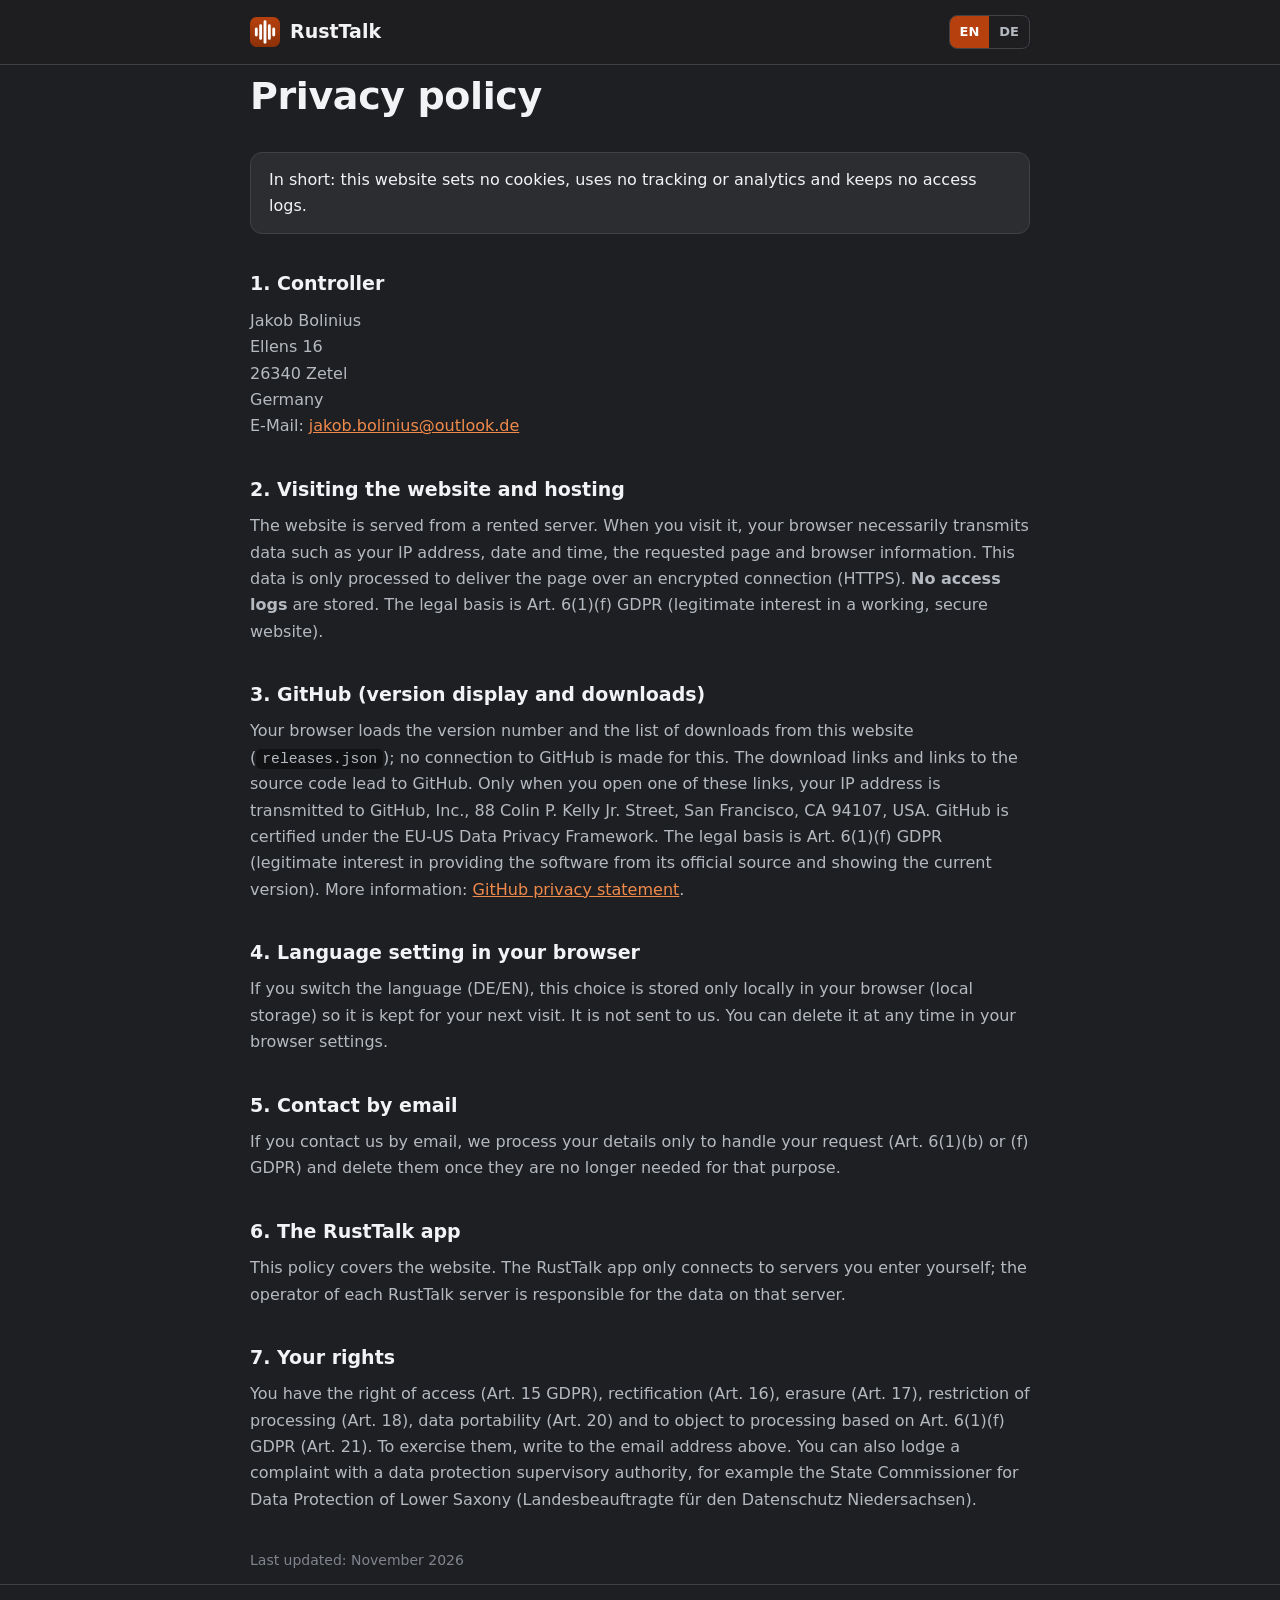
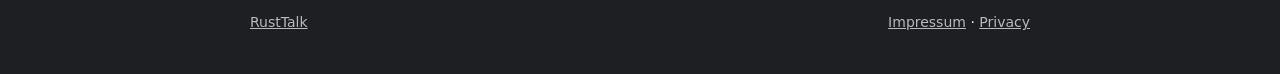
<file: datenschutz.html>
<!doctype html>
<html lang="de">
<head>
<meta charset="utf-8">
<meta name="viewport" content="width=device-width, initial-scale=1">
<title>Datenschutz – RustTalk</title>
<meta name="robots" content="noindex">
<link rel="icon" href="favicon.svg?v=rust" type="image/svg+xml">
<link rel="apple-touch-icon" href="img/apple-touch-icon.png?v=rust">
<link rel="stylesheet" href="legal.css?v=3">
</head>
<body>
<nav><div class="wrap">
  <a class="brand" href="./"><img src="favicon.svg?v=rust" alt="" width="30" height="30">RustTalk</a>
  <div class="lang" role="group" aria-label="Language"><button type="button" data-set="en">EN</button><button type="button" data-set="de">DE</button></div>
</div></nav>

<main class="wrap">
  <h1 data-l="de">Datenschutzerklärung</h1>
  <h1 data-l="en">Privacy policy</h1>
  <p class="note" data-l="de">Kurz gesagt: Diese Website setzt keine Cookies, nutzt kein Tracking und keine Analyse-Tools und speichert keine Zugriffsprotokolle.</p>
  <p class="note" data-l="en">In short: this website sets no cookies, uses no tracking or analytics and keeps no access logs.</p>

  <h2 data-l="de">1. Verantwortlicher</h2>
  <h2 data-l="en">1. Controller</h2>
  <p>Jakob Bolinius<br>Ellens 16<br>26340 Zetel<br><span data-l="de">Deutschland</span><span data-l="en">Germany</span><br>E-Mail: <a href="mailto:jakob.bolinius@outlook.de">jakob.bolinius@outlook.de</a></p>

  <h2 data-l="de">2. Aufruf der Website und Hosting</h2>
  <h2 data-l="en">2. Visiting the website and hosting</h2>
  <p data-l="de">Die Website wird auf einem angemieteten Server ausgeliefert. Beim Aufruf überträgt Ihr Browser technisch notwendig Daten wie Ihre IP-Adresse, Datum und Uhrzeit, die aufgerufene Seite und Browser-Informationen. Diese Daten werden nur verarbeitet, um die Seite auszuliefern und über eine verschlüsselte Verbindung (HTTPS) bereitzustellen. Es werden <strong>keine Zugriffsprotokolle</strong> gespeichert. Rechtsgrundlage ist Art. 6 Abs. 1 lit. f DSGVO (berechtigtes Interesse an einer funktionierenden, sicheren Website).</p>
  <p data-l="en">The website is served from a rented server. When you visit it, your browser necessarily transmits data such as your IP address, date and time, the requested page and browser information. This data is only processed to deliver the page over an encrypted connection (HTTPS). <strong>No access logs</strong> are stored. The legal basis is Art. 6(1)(f) GDPR (legitimate interest in a working, secure website).</p>

  <h2 data-l="de">3. GitHub (Versionsanzeige und Downloads)</h2>
  <h2 data-l="en">3. GitHub (version display and downloads)</h2>
  <p data-l="de">Die Versionsnummer und die Liste der Downloads lädt Ihr Browser von dieser Website (<code>releases.json</code>); dabei wird keine Verbindung zu GitHub aufgebaut. Die Download-Links und Links zum Quellcode führen zu GitHub. Erst wenn Sie einen dieser Links öffnen, wird Ihre IP-Adresse an GitHub, Inc., 88 Colin P. Kelly Jr. Street, San Francisco, CA 94107, USA übermittelt. GitHub ist unter dem EU-US Data Privacy Framework zertifiziert. Rechtsgrundlage ist Art. 6 Abs. 1 lit. f DSGVO (berechtigtes Interesse, Software aus der offiziellen Quelle bereitzustellen und die aktuelle Version anzuzeigen). Weitere Informationen: <a href="https://docs.github.com/en/site-policy/privacy-policies/github-general-privacy-statement" rel="noopener">Datenschutzerklärung von GitHub</a>.</p>
  <p data-l="en">Your browser loads the version number and the list of downloads from this website (<code>releases.json</code>); no connection to GitHub is made for this. The download links and links to the source code lead to GitHub. Only when you open one of these links, your IP address is transmitted to GitHub, Inc., 88 Colin P. Kelly Jr. Street, San Francisco, CA 94107, USA. GitHub is certified under the EU-US Data Privacy Framework. The legal basis is Art. 6(1)(f) GDPR (legitimate interest in providing the software from its official source and showing the current version). More information: <a href="https://docs.github.com/en/site-policy/privacy-policies/github-general-privacy-statement" rel="noopener">GitHub privacy statement</a>.</p>

  <h2 data-l="de">4. Spracheinstellung im Browser</h2>
  <h2 data-l="en">4. Language setting in your browser</h2>
  <p data-l="de">Wenn Sie die Sprache (DE/EN) umschalten, wird diese Auswahl nur lokal in Ihrem Browser (Local Storage) gespeichert, damit sie beim nächsten Besuch erhalten bleibt. Sie wird nicht an uns übertragen. Sie können sie jederzeit über die Browsereinstellungen löschen.</p>
  <p data-l="en">If you switch the language (DE/EN), this choice is stored only locally in your browser (local storage) so it is kept for your next visit. It is not sent to us. You can delete it at any time in your browser settings.</p>

  <h2 data-l="de">5. E-Mail-Kontakt</h2>
  <h2 data-l="en">5. Contact by email</h2>
  <p data-l="de">Wenn Sie uns per E-Mail kontaktieren, verarbeiten wir Ihre Angaben nur zur Bearbeitung Ihrer Anfrage (Art. 6 Abs. 1 lit. b bzw. f DSGVO) und löschen sie, sobald sie dafür nicht mehr benötigt werden.</p>
  <p data-l="en">If you contact us by email, we process your details only to handle your request (Art. 6(1)(b) or (f) GDPR) and delete them once they are no longer needed for that purpose.</p>

  <h2 data-l="de">6. Die RustTalk-App</h2>
  <h2 data-l="en">6. The RustTalk app</h2>
  <p data-l="de">Diese Erklärung gilt für die Website. Die RustTalk-App verbindet sich nur mit den Servern, die Sie selbst eintragen; für die Daten auf einem RustTalk-Server ist dessen jeweiliger Betreiber verantwortlich.</p>
  <p data-l="en">This policy covers the website. The RustTalk app only connects to servers you enter yourself; the operator of each RustTalk server is responsible for the data on that server.</p>

  <h2 data-l="de">7. Ihre Rechte</h2>
  <h2 data-l="en">7. Your rights</h2>
  <p data-l="de">Sie haben das Recht auf Auskunft (Art. 15 DSGVO), Berichtigung (Art. 16), Löschung (Art. 17), Einschränkung der Verarbeitung (Art. 18), Datenübertragbarkeit (Art. 20) und Widerspruch gegen Verarbeitungen auf Grundlage von Art. 6 Abs. 1 lit. f DSGVO (Art. 21). Wenden Sie sich dazu an die oben genannte E-Mail-Adresse. Außerdem können Sie sich bei einer Datenschutz-Aufsichtsbehörde beschweren, zum Beispiel bei der Landesbeauftragten für den Datenschutz Niedersachsen.</p>
  <p data-l="en">You have the right of access (Art. 15 GDPR), rectification (Art. 16), erasure (Art. 17), restriction of processing (Art. 18), data portability (Art. 20) and to object to processing based on Art. 6(1)(f) GDPR (Art. 21). To exercise them, write to the email address above. You can also lodge a complaint with a data protection supervisory authority, for example the State Commissioner for Data Protection of Lower Saxony (Landesbeauftragte für den Datenschutz Niedersachsen).</p>

  <p class="small" data-l="de">Stand: November 2026</p>
  <p class="small" data-l="en">Last updated: November 2026</p>
</main>

<footer><div class="wrap">
  <a href="./">RustTalk</a>
  <span><a href="impressum.html">Impressum</a> · <a href="datenschutz.html"><span data-l="de">Datenschutz</span><span data-l="en">Privacy</span></a></span>
</div></footer>
<script src="lang.js?v=2"></script>
</body>
</html>
</file>
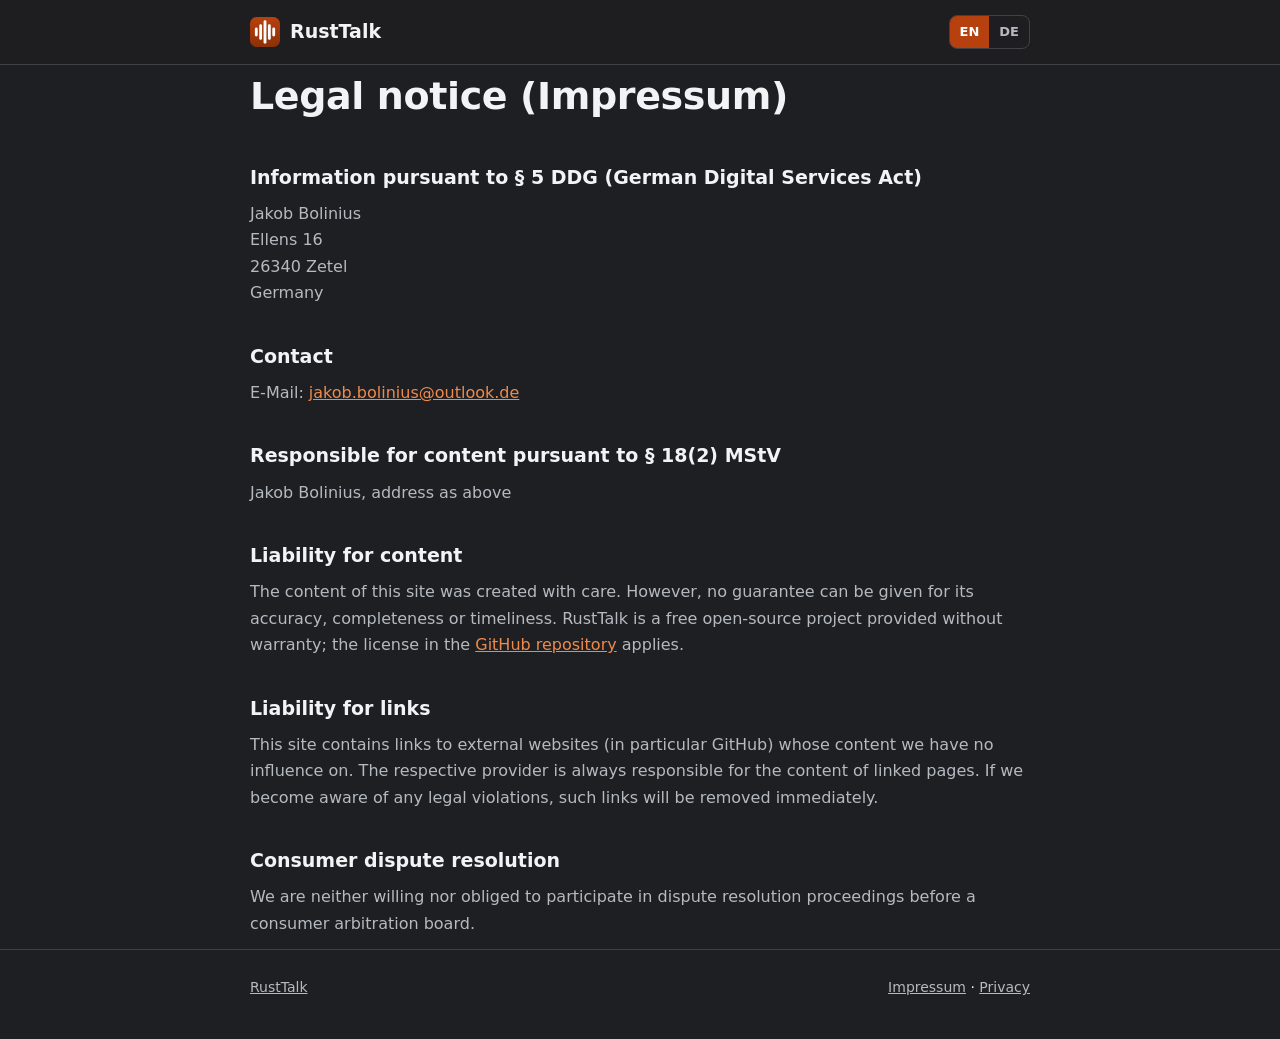
<file: impressum.html>
<!doctype html>
<html lang="de">
<head>
<meta charset="utf-8">
<meta name="viewport" content="width=device-width, initial-scale=1">
<title>Impressum – RustTalk</title>
<meta name="robots" content="noindex">
<link rel="icon" href="favicon.svg?v=rust" type="image/svg+xml">
<link rel="apple-touch-icon" href="img/apple-touch-icon.png?v=rust">
<link rel="stylesheet" href="legal.css?v=3">
</head>
<body>
<nav><div class="wrap">
  <a class="brand" href="./"><img src="favicon.svg?v=rust" alt="" width="30" height="30">RustTalk</a>
  <div class="lang" role="group" aria-label="Language"><button type="button" data-set="en">EN</button><button type="button" data-set="de">DE</button></div>
</div></nav>

<main class="wrap">
  <h1 data-l="de">Impressum</h1>
  <h1 data-l="en">Legal notice (Impressum)</h1>

  <h2 data-l="de">Angaben gemäß § 5 DDG</h2>
  <h2 data-l="en">Information pursuant to § 5 DDG (German Digital Services Act)</h2>
  <p>Jakob Bolinius<br>Ellens 16<br>26340 Zetel<br><span data-l="de">Deutschland</span><span data-l="en">Germany</span></p>

  <h2 data-l="de">Kontakt</h2>
  <h2 data-l="en">Contact</h2>
  <p>E-Mail: <a href="mailto:jakob.bolinius@outlook.de">jakob.bolinius@outlook.de</a></p>

  <h2 data-l="de">Verantwortlich für den Inhalt nach § 18 Abs. 2 MStV</h2>
  <h2 data-l="en">Responsible for content pursuant to § 18(2) MStV</h2>
  <p>Jakob Bolinius, <span data-l="de">Anschrift wie oben</span><span data-l="en">address as above</span></p>

  <h2 data-l="de">Haftung für Inhalte</h2>
  <h2 data-l="en">Liability for content</h2>
  <p data-l="de">Die Inhalte dieser Seite wurden mit Sorgfalt erstellt. Für die Richtigkeit, Vollständigkeit und Aktualität der Inhalte kann jedoch keine Gewähr übernommen werden. RustTalk ist ein kostenloses Open-Source-Projekt und wird ohne Gewährleistung bereitgestellt; es gilt die Lizenz im <a href="https://github.com/rusttalkcrew/rusttalk-next" rel="noopener">GitHub-Repository</a>.</p>
  <p data-l="en">The content of this site was created with care. However, no guarantee can be given for its accuracy, completeness or timeliness. RustTalk is a free open-source project provided without warranty; the license in the <a href="https://github.com/rusttalkcrew/rusttalk-next" rel="noopener">GitHub repository</a> applies.</p>

  <h2 data-l="de">Haftung für Links</h2>
  <h2 data-l="en">Liability for links</h2>
  <p data-l="de">Diese Seite enthält Links zu externen Websites (insbesondere GitHub), auf deren Inhalte wir keinen Einfluss haben. Für die Inhalte der verlinkten Seiten ist stets der jeweilige Anbieter verantwortlich. Bei Bekanntwerden von Rechtsverletzungen werden derartige Links umgehend entfernt.</p>
  <p data-l="en">This site contains links to external websites (in particular GitHub) whose content we have no influence on. The respective provider is always responsible for the content of linked pages. If we become aware of any legal violations, such links will be removed immediately.</p>

  <h2 data-l="de">Verbraucherstreitbeilegung</h2>
  <h2 data-l="en">Consumer dispute resolution</h2>
  <p data-l="de">Wir sind nicht bereit und nicht verpflichtet, an Streitbeilegungsverfahren vor einer Verbraucherschlichtungsstelle teilzunehmen.</p>
  <p data-l="en">We are neither willing nor obliged to participate in dispute resolution proceedings before a consumer arbitration board.</p>
</main>

<footer><div class="wrap">
  <a href="./">RustTalk</a>
  <span><a href="impressum.html">Impressum</a> · <a href="datenschutz.html"><span data-l="de">Datenschutz</span><span data-l="en">Privacy</span></a></span>
</div></footer>
<script src="lang.js?v=2"></script>
</body>
</html>
</file>
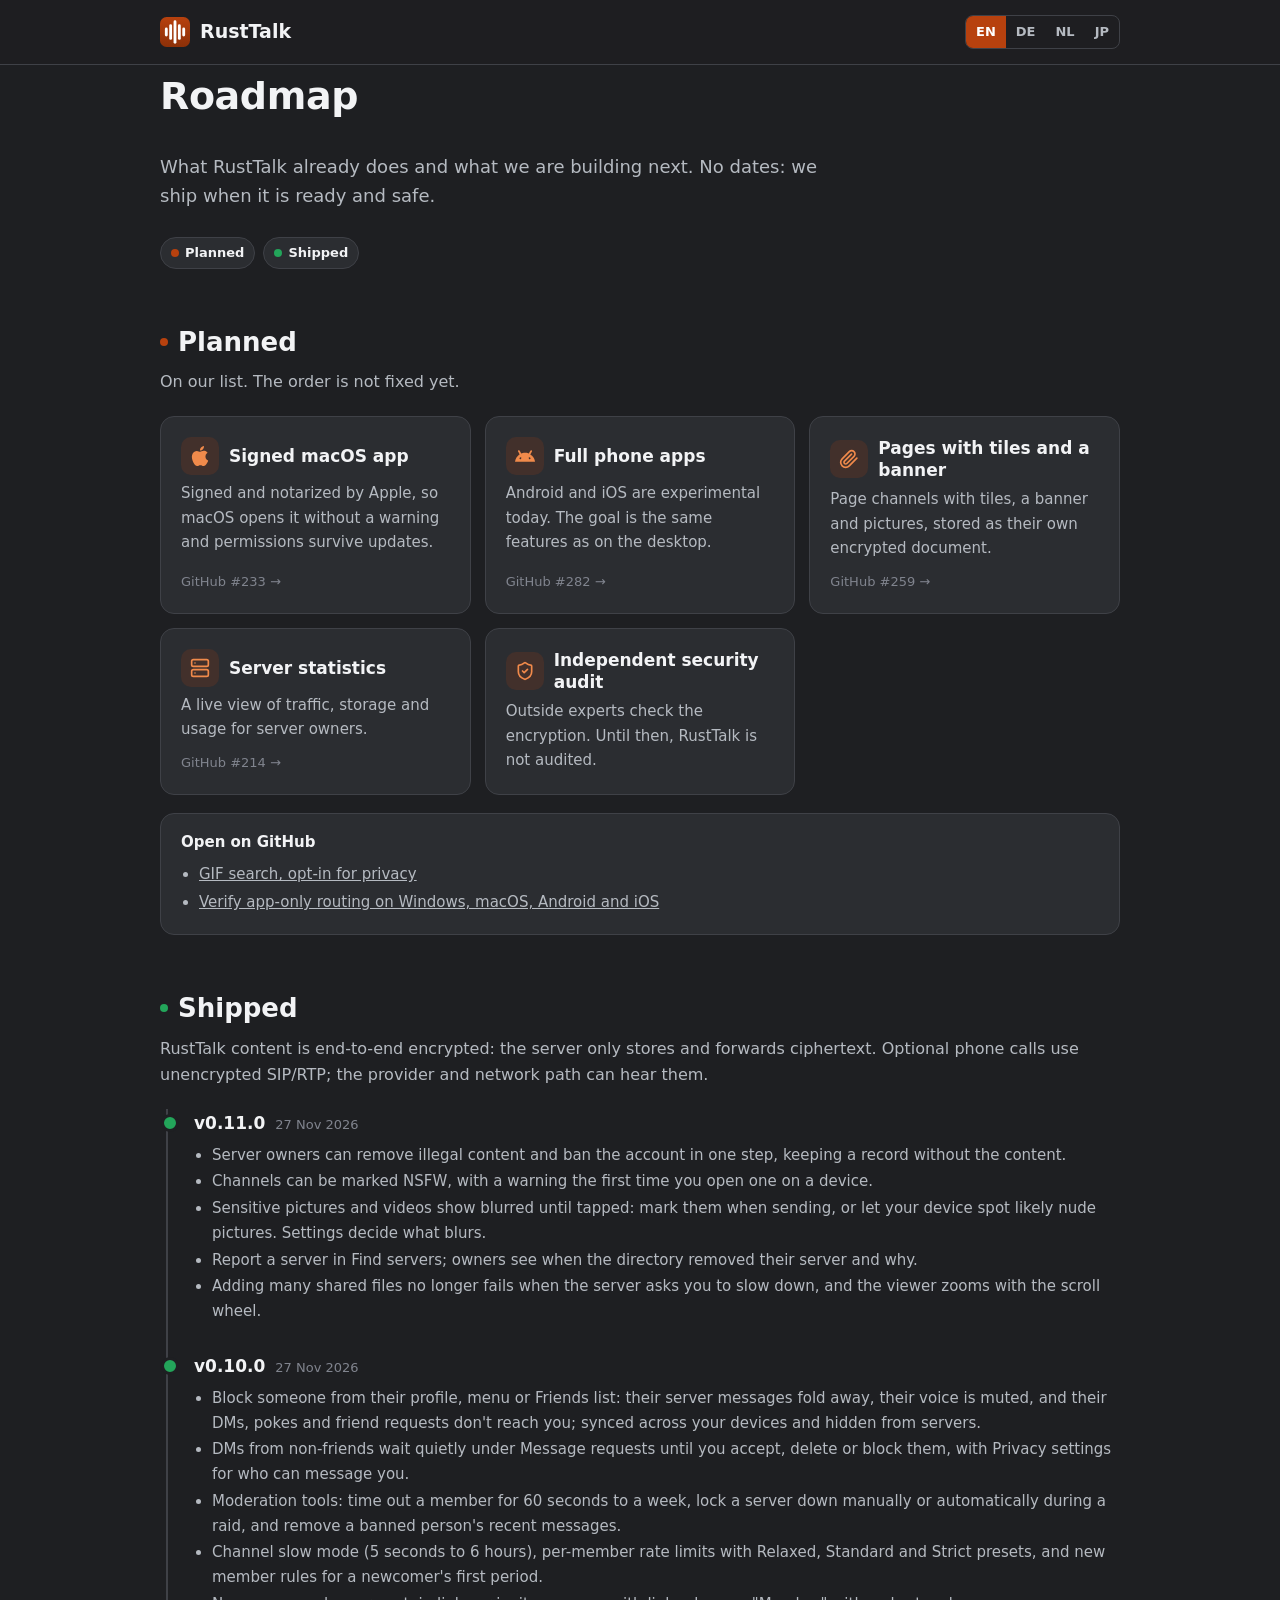
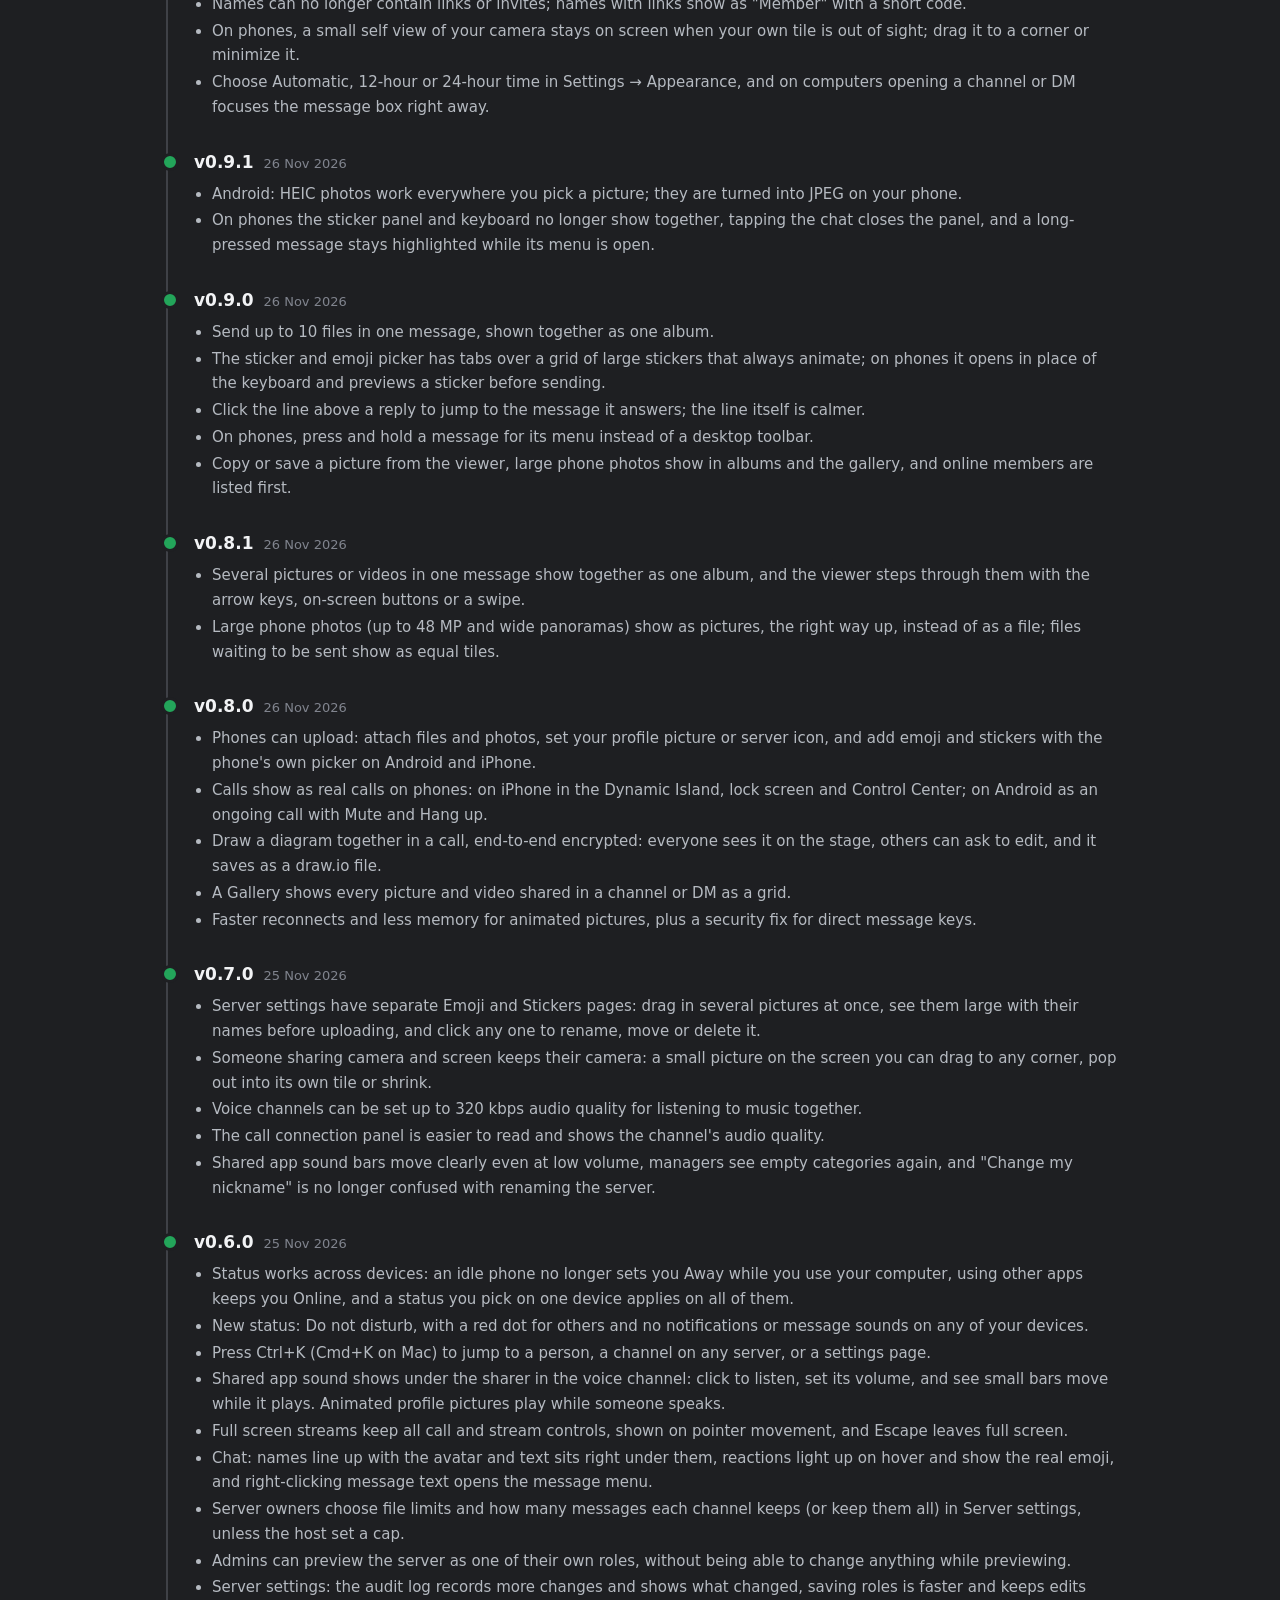
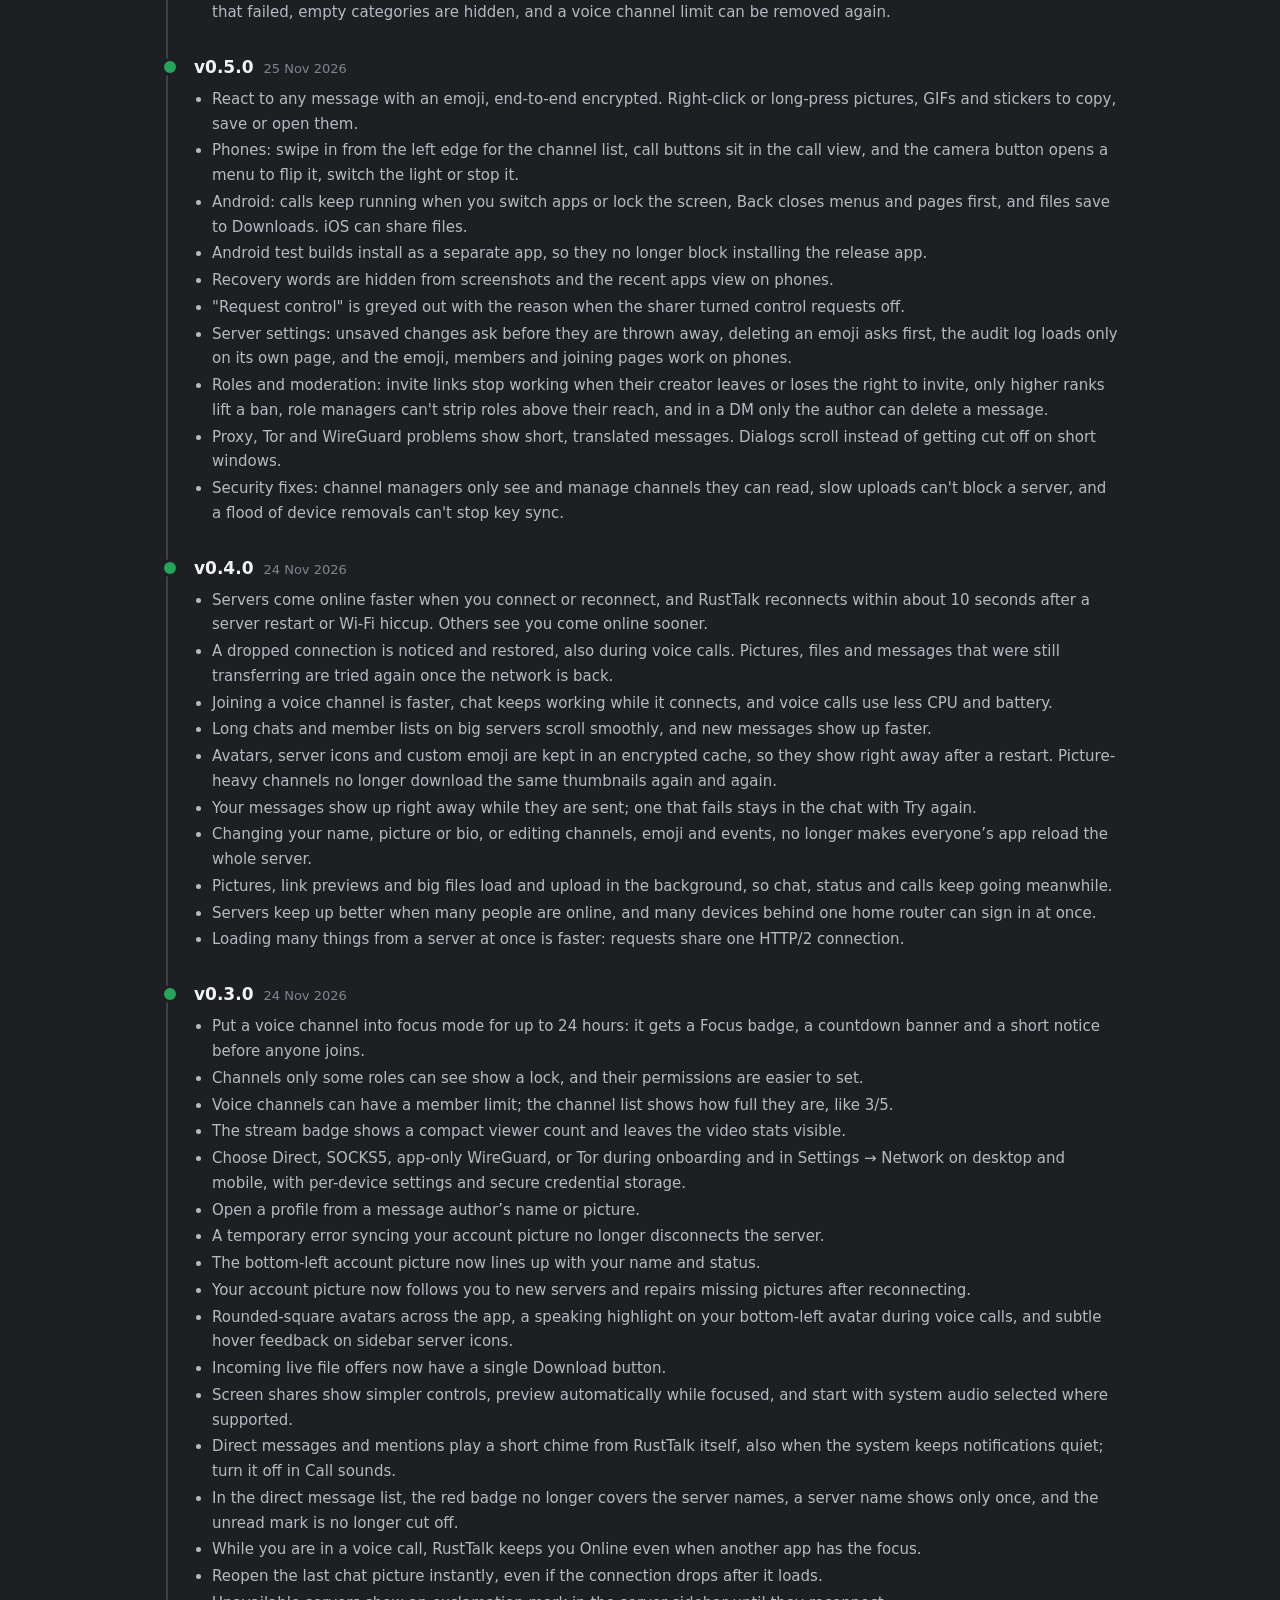
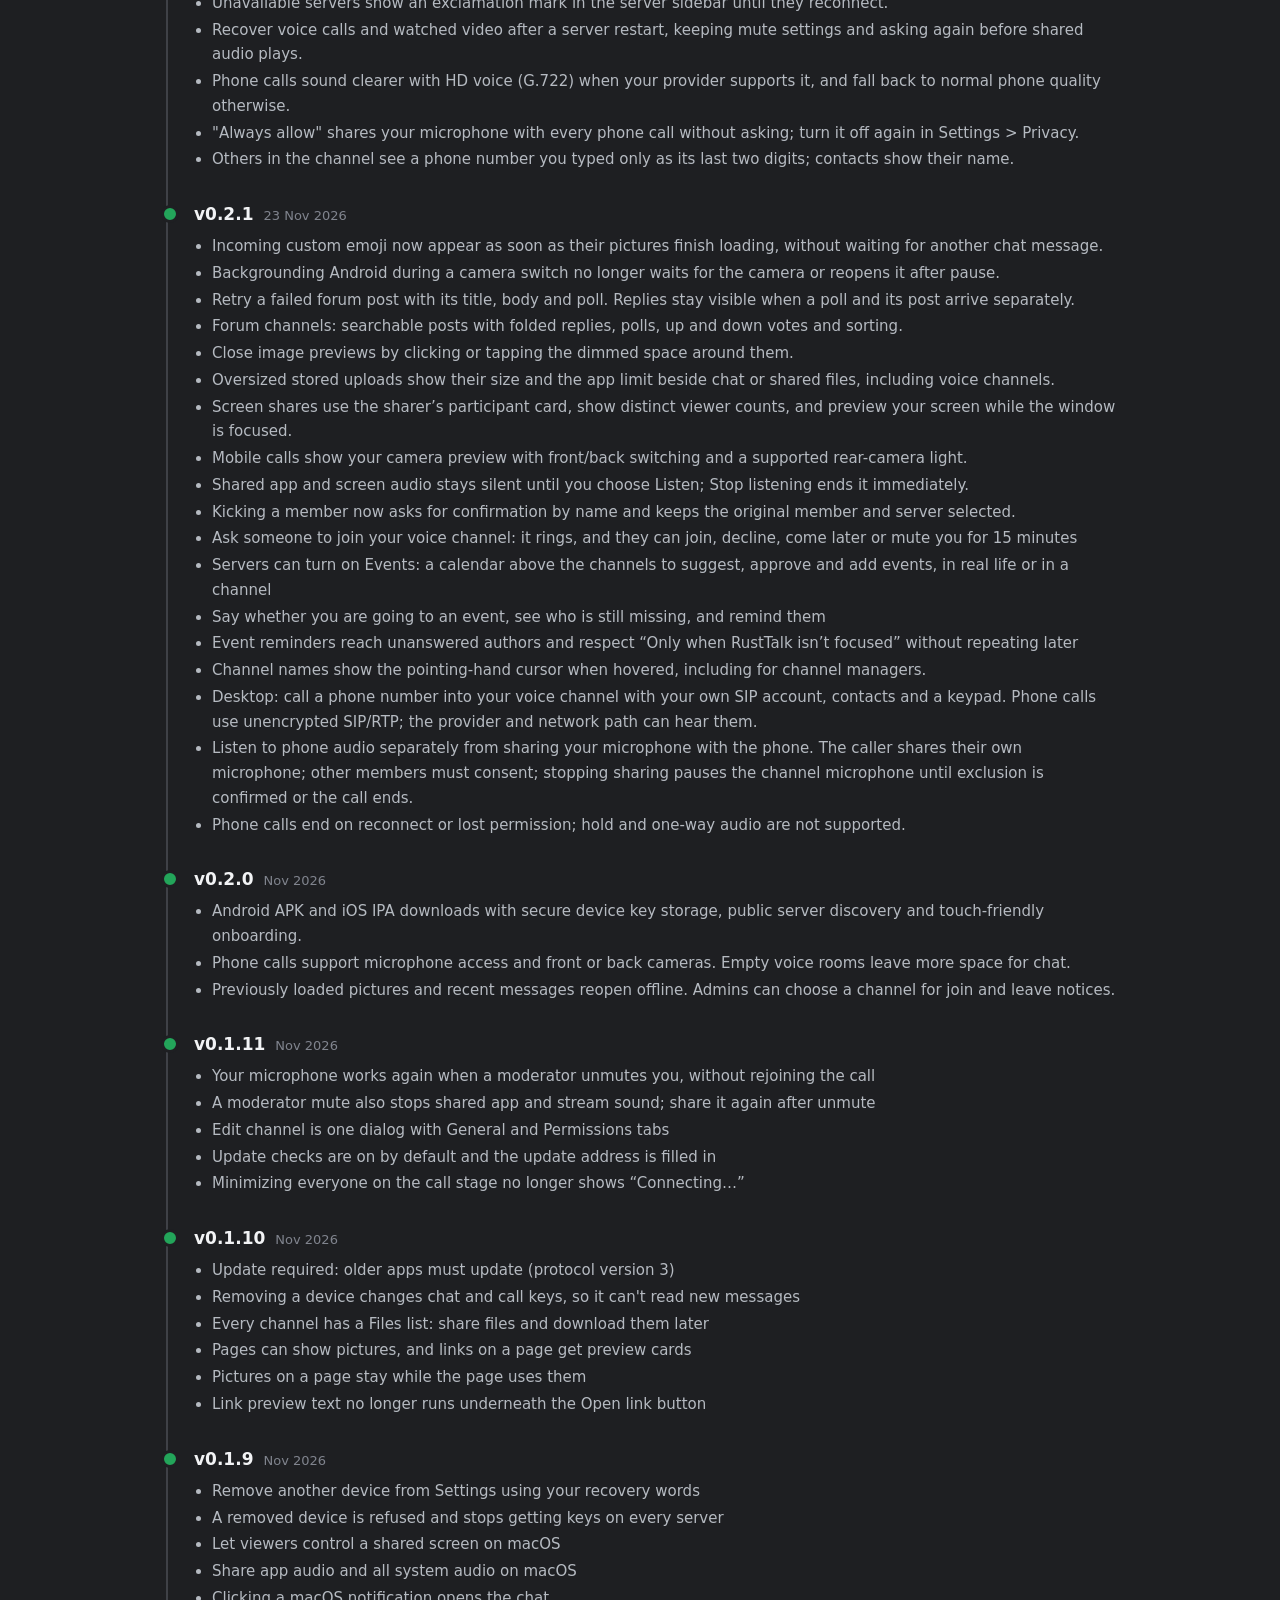
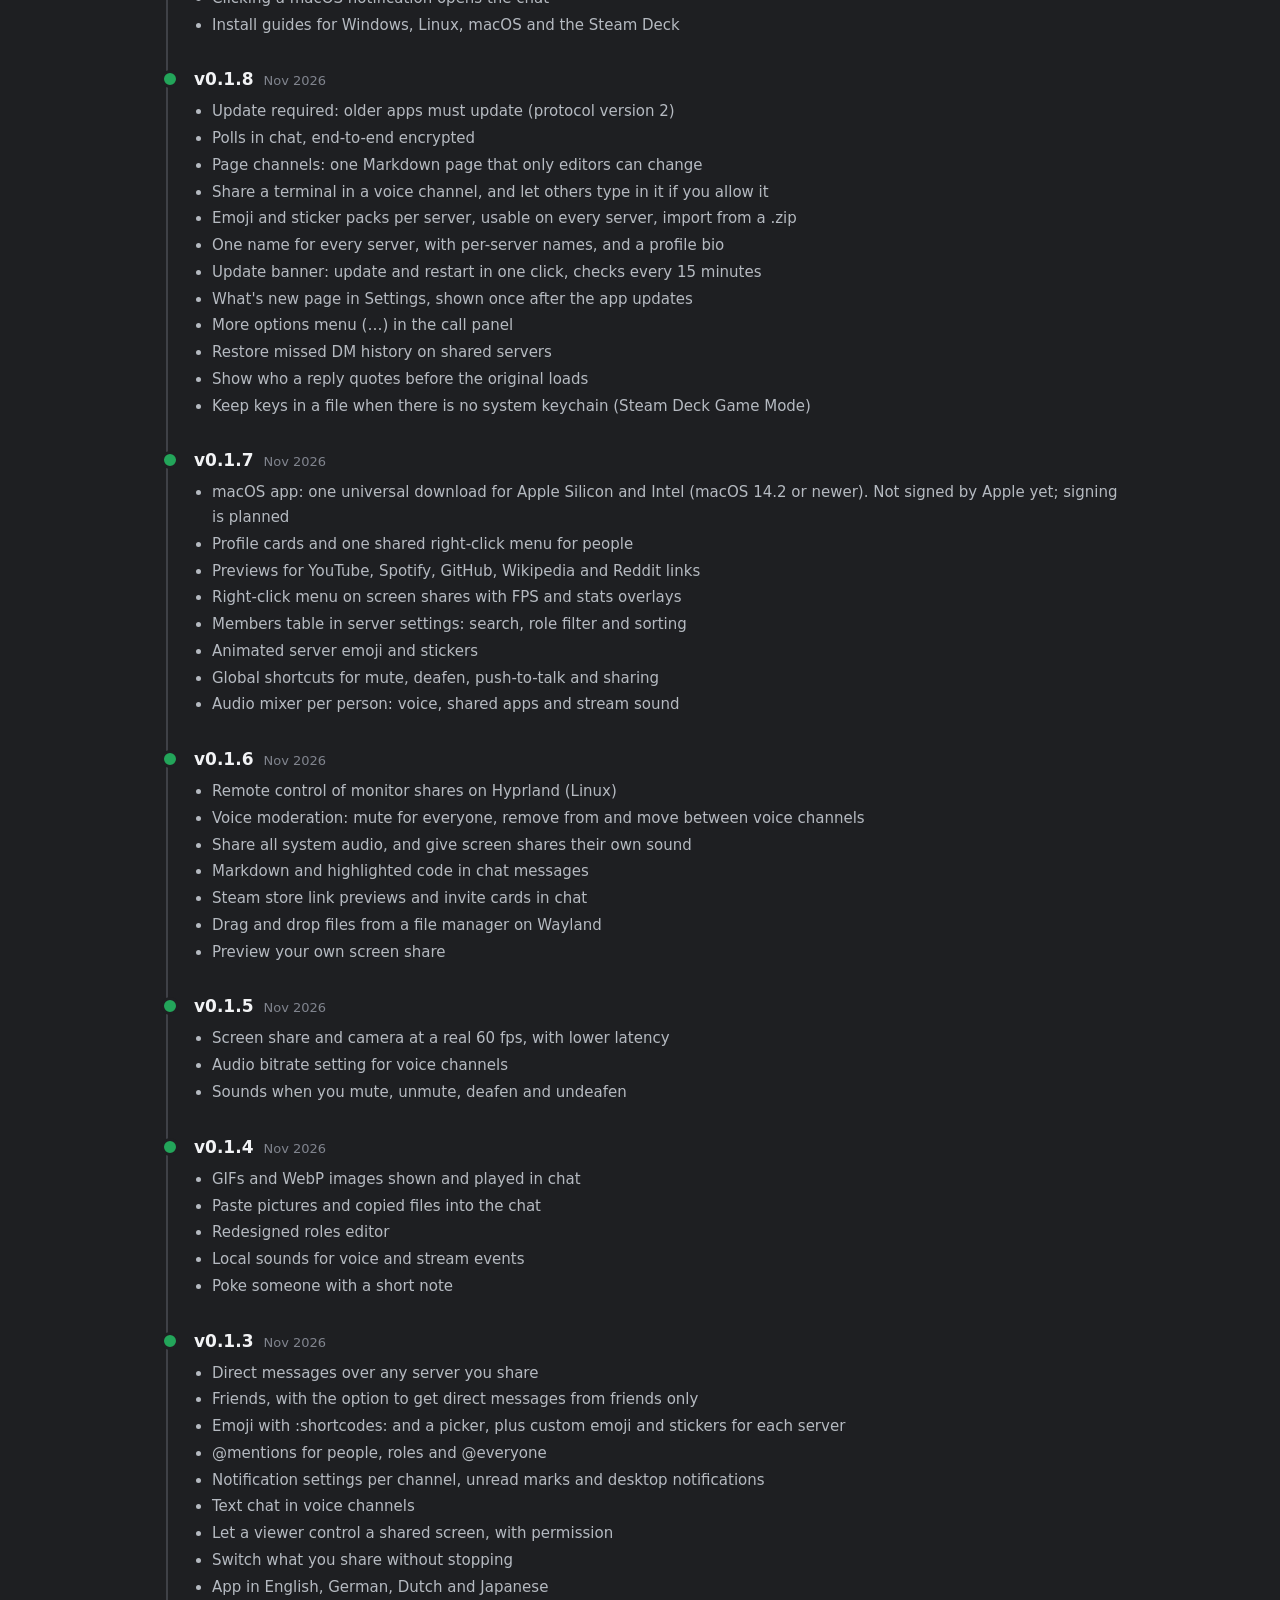
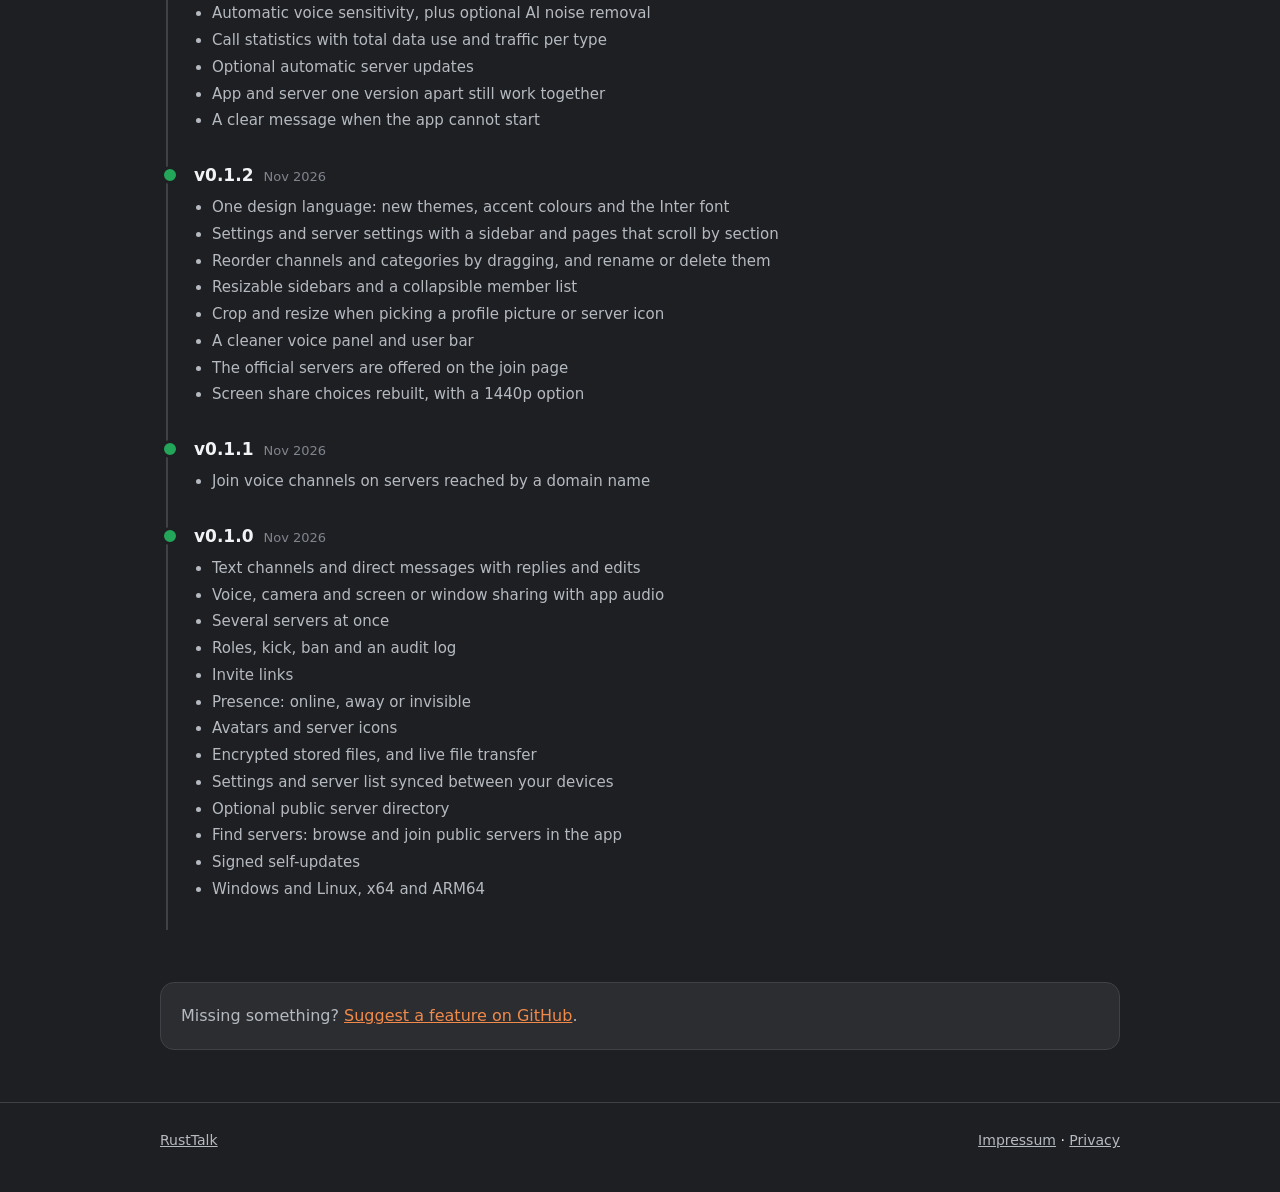
<file: roadmap.html>
<!doctype html>
<!-- Generated from src/roadmap.html by scripts/build.cjs. Edit the source, then run make build. -->
<html lang="en">
<head>
<meta charset="utf-8">
<meta http-equiv="Content-Security-Policy" content="default-src 'none'; script-src 'sha256-AUztV3o960bddpkqRguNqf8qSseMbFfu2VMeRINGO8E='; style-src 'self' 'unsafe-inline'; img-src 'self' data:; connect-src 'self'; base-uri 'none'; form-action 'none'">
<meta name="viewport" content="width=device-width, initial-scale=1">
<link rel="canonical" href="https://rusttalk.com/roadmap.html">
<link rel="alternate" hreflang="en" href="https://rusttalk.com/roadmap.html">
<link rel="alternate" hreflang="de" href="https://rusttalk.com/de/roadmap.html">
<link rel="alternate" hreflang="nl" href="https://rusttalk.com/nl/roadmap.html">
<link rel="alternate" hreflang="ja" href="https://rusttalk.com/ja/roadmap.html">
<link rel="alternate" hreflang="x-default" href="https://rusttalk.com/roadmap.html">
<meta property="og:url" content="https://rusttalk.com/roadmap.html">
<meta property="og:locale" content="en_US">
<title>Roadmap – RustTalk</title>
<meta name="description" content="What RustTalk already does and what is planned next.">
<link rel="icon" href="favicon.svg?v=rust" type="image/svg+xml">
<link rel="apple-touch-icon" href="img/apple-touch-icon.png?v=rust">
<link rel="stylesheet" href="legal.css?v=3">
<style>
.wrap.wide{max-width:1000px}
.lead{font-size:18px;color:var(--muted);max-width:680px;margin:0 0 26px}
.legend{display:flex;flex-wrap:wrap;gap:8px;margin:0 0 8px}
.chip{display:inline-flex;align-items:center;gap:6px;font-size:13px;font-weight:600;padding:4px 10px;border-radius:999px;border:1px solid var(--line);background:var(--bg2);color:var(--text);white-space:nowrap}
.dot{width:8px;height:8px;border-radius:50%;flex:none}
.c-plan .dot,.dot.plan{background:#b7410e}.c-done .dot,.dot.done{background:#23a55a}
section{margin-top:52px}
section>h2{display:flex;align-items:center;gap:10px;font-size:26px;margin:0 0 6px}
section>p{margin:0 0 20px}
.cards{display:grid;grid-template-columns:repeat(auto-fill,minmax(280px,1fr));gap:14px}
.card{background:var(--bg2);border:1px solid var(--line);border-radius:14px;padding:20px;display:flex;flex-direction:column;gap:6px}
.card .top{display:flex;align-items:center;gap:10px}
.card .ic{width:38px;height:38px;border-radius:10px;display:grid;place-items:center;flex:none;background:rgba(183,65,14,.16);color:#f08a4b}
.card .ic svg{width:20px;height:20px}
.card h3{margin:0;font-size:17px;line-height:1.3}
.card p{margin:0;font-size:15px}
.card a.issue{font-size:13px;color:var(--dim);text-decoration:none;margin-top:auto;padding-top:4px}
.card a.issue:hover{color:var(--text)}
.more{margin-top:18px;background:var(--bg2);border:1px solid var(--line);border-radius:14px;padding:16px 20px}
.more h3{margin:0 0 8px;font-size:15px;color:var(--text)}
.more ul{margin:0;padding-left:18px;color:var(--muted);font-size:15px}
.more li{margin:3px 0}
.more a{color:var(--muted)}
.more .n{color:var(--dim);font-size:13px}
.timeline{position:relative;margin-left:6px;padding-left:26px;border-left:2px solid var(--line)}
.rel{position:relative;padding:0 0 26px}
.rel::before{content:"";position:absolute;left:-33px;top:5px;width:12px;height:12px;border-radius:50%;background:#23a55a;border:3px solid var(--bg)}
.rel h3{margin:0;font-size:17px;display:flex;align-items:baseline;gap:10px;flex-wrap:wrap}
.rel h3 small{font-weight:400;color:var(--dim);font-size:13px}
.rel ul{margin:6px 0 0;padding-left:18px;color:var(--muted);font-size:15px}
.rel li{margin:2px 0}
.cta{margin:52px 0;background:var(--bg2);border:1px solid var(--line);border-radius:14px;padding:20px;color:var(--muted)}
.cta a{color:#f08a4b}
@media(max-width:560px){.cards{grid-template-columns:1fr}section>h2{font-size:22px}.timeline{padding-left:20px}.rel::before{left:-27px}}
.more ul+h3{margin-top:18px}
</style>
</head>
<body>
<svg width="0" height="0" style="position:absolute" aria-hidden="true">
<!-- Apple and Android logos: Simple Icons, CC0 (simpleicons.org). Other icons: Lucide, ISC (lucide.dev). -->
<symbol id="i-apple" viewBox="0 0 24 24"><path fill="currentColor" d="M12.152 6.896c-.948 0-2.415-1.078-3.96-1.04-2.04.027-3.91 1.183-4.961 3.014-2.117 3.675-.546 9.103 1.519 12.09 1.013 1.454 2.208 3.09 3.792 3.039 1.52-.065 2.09-.987 3.935-.987 1.831 0 2.35.987 3.96.948 1.637-.026 2.676-1.48 3.676-2.948 1.156-1.688 1.636-3.325 1.662-3.415-.039-.013-3.182-1.221-3.22-4.857-.026-3.04 2.48-4.494 2.597-4.559-1.429-2.09-3.623-2.324-4.39-2.376-2-.156-3.675 1.09-4.61 1.09zM15.53 3.83c.843-1.012 1.4-2.427 1.245-3.83-1.207.052-2.662.805-3.532 1.818-.78.896-1.454 2.338-1.273 3.714 1.338.104 2.715-.688 3.559-1.701"/></symbol>
<symbol id="i-android" viewBox="0 0 24 24"><path fill="currentColor" d="M18.4395 5.5586c-.675 1.1664-1.352 2.3318-2.0274 3.498-.0366-.0155-.0742-.0286-.1113-.043-1.8249-.6957-3.484-.8-4.42-.787-1.8551.0185-3.3544.4643-4.2597.8203-.084-.1494-1.7526-3.021-2.0215-3.4864a1.1451 1.1451 0 0 0-.1406-.1914c-.3312-.364-.9054-.4859-1.379-.203-.475.282-.7136.9361-.3886 1.5019 1.9466 3.3696-.0966-.2158 1.9473 3.3593.0172.031-.4946.2642-1.3926 1.0177C2.8987 12.176.452 14.772 0 18.9902h24c-.119-1.1108-.3686-2.099-.7461-3.0683-.7438-1.9118-1.8435-3.2928-2.7402-4.1836a12.1048 12.1048 0 0 0-2.1309-1.6875c.6594-1.122 1.312-2.2559 1.9649-3.3848.2077-.3615.1886-.7956-.0079-1.1191a1.1001 1.1001 0 0 0-.8515-.5332c-.5225-.0536-.9392.3128-1.0488.5449zm-.0391 8.461c.3944.5926.324 1.3306-.1563 1.6503-.4799.3197-1.188.0985-1.582-.4941-.3944-.5927-.324-1.3307.1563-1.6504.4727-.315 1.1812-.1086 1.582.4941zM7.207 13.5273c.4803.3197.5506 1.0577.1563 1.6504-.394.5926-1.1038.8138-1.584.4941-.48-.3197-.5503-1.0577-.1563-1.6504.4008-.6021 1.1087-.8106 1.584-.4941z"/></symbol>
<symbol id="i-server" viewBox="0 0 24 24"><g fill="none" stroke="currentColor" stroke-width="2" stroke-linecap="round" stroke-linejoin="round"><rect width="20" height="8" x="2" y="2" rx="2" ry="2"/><rect width="20" height="8" x="2" y="14" rx="2" ry="2"/><path d="M6 6h.01M6 18h.01"/></g></symbol>
<symbol id="f-file" viewBox="0 0 24 24"><g fill="none" stroke="currentColor" stroke-width="2" stroke-linecap="round" stroke-linejoin="round"><path d="m21.44 11.05-9.19 9.19a6 6 0 0 1-8.49-8.49l8.57-8.57A4 4 0 1 1 18 8.84l-8.59 8.57a2 2 0 0 1-2.83-2.83l8.49-8.48"/></g></symbol>
<symbol id="f-shield" viewBox="0 0 24 24"><g fill="none" stroke="currentColor" stroke-width="2" stroke-linecap="round" stroke-linejoin="round"><path d="M20 13c0 5-3.5 7.5-7.66 8.95a1 1 0 0 1-.67-.01C7.5 20.5 4 18 4 13V6a1 1 0 0 1 1-1c2 0 4.5-1.2 6.24-2.72a1.17 1.17 0 0 1 1.52 0C14.51 3.81 17 5 19 5a1 1 0 0 1 1 1z"/><path d="m9 12 2 2 4-4"/></g></symbol>
</svg>
<nav><div class="wrap wide">
  <a class="brand" href="./"><img src="favicon.svg?v=rust" alt="" width="30" height="30">RustTalk</a>
  <div class="lang" role="group" aria-label="Language"><a href="roadmap.html" data-set="en" hreflang="en" lang="en" class="on" aria-current="page">EN</a><a href="de/roadmap.html" data-set="de" hreflang="de" lang="de">DE</a><a href="nl/roadmap.html" data-set="nl" hreflang="nl" lang="nl">NL</a><a href="ja/roadmap.html" data-set="ja" hreflang="ja" lang="ja">JP</a></div>
</div></nav>

<main class="wrap wide">
  <h1><span data-l="en">Roadmap</span></h1>
  <p class="lead" data-l="en">What RustTalk already does and what we are building next. No dates: we ship when it is ready and safe.</p>
  <div class="legend">
    <span class="chip c-plan"><span class="dot"></span><span data-l="en">Planned</span></span>
    <span class="chip c-done"><span class="dot"></span><span data-l="en">Shipped</span></span>
  </div>

  <section id="planned">
    <h2><span class="dot plan"></span><span data-l="en">Planned</span></h2>
    <p data-l="en">On our list. The order is not fixed yet.</p>
    <div class="cards">
      <div class="card"><div class="top"><div class="ic"><svg aria-hidden="true"><use href="#i-apple"/></svg></div><h3 data-l="en">Signed macOS app</h3></div>
        <p data-l="en">Signed and notarized by Apple, so macOS opens it without a warning and permissions survive updates.</p>
        <a class="issue" href="https://github.com/rusttalkcrew/rusttalk-next/issues/233" rel="noopener">GitHub #233 →</a></div>
      <div class="card"><div class="top"><div class="ic"><svg aria-hidden="true"><use href="#i-android"/></svg></div><h3 data-l="en">Full phone apps</h3></div>
        <p data-l="en">Android and iOS are experimental today. The goal is the same features as on the desktop.</p>
        <a class="issue" href="https://github.com/rusttalkcrew/rusttalk-next/issues/282" rel="noopener">GitHub #282 →</a></div>
      <div class="card"><div class="top"><div class="ic"><svg aria-hidden="true"><use href="#f-file"/></svg></div><h3 data-l="en">Pages with tiles and a banner</h3></div>
        <p data-l="en">Page channels with tiles, a banner and pictures, stored as their own encrypted document.</p>
        <a class="issue" href="https://github.com/rusttalkcrew/rusttalk-next/issues/259" rel="noopener">GitHub #259 →</a></div>
      <div class="card"><div class="top"><div class="ic"><svg aria-hidden="true"><use href="#i-server"/></svg></div><h3 data-l="en">Server statistics</h3></div>
        <p data-l="en">A live view of traffic, storage and usage for server owners.</p>
        <a class="issue" href="https://github.com/rusttalkcrew/rusttalk-next/issues/214" rel="noopener">GitHub #214 →</a></div>
      <div class="card"><div class="top"><div class="ic"><svg aria-hidden="true"><use href="#f-shield"/></svg></div><h3 data-l="en">Independent security audit</h3></div>
        <p data-l="en">Outside experts check the encryption. Until then, RustTalk is not audited.</p>
        </div>
    </div>
    <div class="more">
      <h3 data-l="en">Open on GitHub</h3>
      <ul>
        <li><a href="https://github.com/rusttalkcrew/rusttalk-next/issues/159" rel="noopener"><span data-l="en">GIF search, opt-in for privacy</span></a></li>
        <li><a href="https://github.com/rusttalkcrew/rusttalk-next/issues/335" rel="noopener"><span data-l="en">Verify app-only routing on Windows, macOS, Android and iOS</span></a></li>
      </ul>
    </div>
  </section>

  <section id="shipped">
    <h2><span class="dot done"></span><span data-l="en">Shipped</span></h2>
    <p data-l="en">RustTalk content is end-to-end encrypted: the server only stores and forwards ciphertext. Optional phone calls use unencrypted SIP/RTP; the provider and network path can hear them.</p>
    <div class="timeline">
      <div class="rel"><h3>v0.11.0 <small><time datetime="2026-11-27"><span data-l="en">27 Nov 2026</span></time></small></h3>
        <ul data-l="en"><li>Server owners can remove illegal content and ban the account in one step, keeping a record without the content.</li><li>Channels can be marked NSFW, with a warning the first time you open one on a device.</li><li>Sensitive pictures and videos show blurred until tapped: mark them when sending, or let your device spot likely nude pictures. Settings decide what blurs.</li><li>Report a server in Find servers; owners see when the directory removed their server and why.</li><li>Adding many shared files no longer fails when the server asks you to slow down, and the viewer zooms with the scroll wheel.</li></ul>
      </div>
      <div class="rel"><h3>v0.10.0 <small><time datetime="2026-11-27"><span data-l="en">27 Nov 2026</span></time></small></h3>
        <ul data-l="en"><li>Block someone from their profile, menu or Friends list: their server messages fold away, their voice is muted, and their DMs, pokes and friend requests don't reach you; synced across your devices and hidden from servers.</li><li>DMs from non-friends wait quietly under Message requests until you accept, delete or block them, with Privacy settings for who can message you.</li><li>Moderation tools: time out a member for 60 seconds to a week, lock a server down manually or automatically during a raid, and remove a banned person's recent messages.</li><li>Channel slow mode (5 seconds to 6 hours), per-member rate limits with Relaxed, Standard and Strict presets, and new member rules for a newcomer's first period.</li><li>Names can no longer contain links or invites; names with links show as "Member" with a short code.</li><li>On phones, a small self view of your camera stays on screen when your own tile is out of sight; drag it to a corner or minimize it.</li><li>Choose Automatic, 12-hour or 24-hour time in Settings → Appearance, and on computers opening a channel or DM focuses the message box right away.</li></ul>
      </div>
      <div class="rel"><h3>v0.9.1 <small><time datetime="2026-11-26"><span data-l="en">26 Nov 2026</span></time></small></h3>
        <ul data-l="en"><li>Android: HEIC photos work everywhere you pick a picture; they are turned into JPEG on your phone.</li><li>On phones the sticker panel and keyboard no longer show together, tapping the chat closes the panel, and a long-pressed message stays highlighted while its menu is open.</li></ul>
      </div>
      <div class="rel"><h3>v0.9.0 <small><time datetime="2026-11-26"><span data-l="en">26 Nov 2026</span></time></small></h3>
        <ul data-l="en"><li>Send up to 10 files in one message, shown together as one album.</li><li>The sticker and emoji picker has tabs over a grid of large stickers that always animate; on phones it opens in place of the keyboard and previews a sticker before sending.</li><li>Click the line above a reply to jump to the message it answers; the line itself is calmer.</li><li>On phones, press and hold a message for its menu instead of a desktop toolbar.</li><li>Copy or save a picture from the viewer, large phone photos show in albums and the gallery, and online members are listed first.</li></ul>
      </div>
      <div class="rel"><h3>v0.8.1 <small><time datetime="2026-11-26"><span data-l="en">26 Nov 2026</span></time></small></h3>
        <ul data-l="en"><li>Several pictures or videos in one message show together as one album, and the viewer steps through them with the arrow keys, on-screen buttons or a swipe.</li><li>Large phone photos (up to 48 MP and wide panoramas) show as pictures, the right way up, instead of as a file; files waiting to be sent show as equal tiles.</li></ul>
      </div>
      <div class="rel"><h3>v0.8.0 <small><time datetime="2026-11-26"><span data-l="en">26 Nov 2026</span></time></small></h3>
        <ul data-l="en"><li>Phones can upload: attach files and photos, set your profile picture or server icon, and add emoji and stickers with the phone's own picker on Android and iPhone.</li><li>Calls show as real calls on phones: on iPhone in the Dynamic Island, lock screen and Control Center; on Android as an ongoing call with Mute and Hang up.</li><li>Draw a diagram together in a call, end-to-end encrypted: everyone sees it on the stage, others can ask to edit, and it saves as a draw.io file.</li><li>A Gallery shows every picture and video shared in a channel or DM as a grid.</li><li>Faster reconnects and less memory for animated pictures, plus a security fix for direct message keys.</li></ul>
      </div>
      <div class="rel"><h3>v0.7.0 <small><time datetime="2026-11-25"><span data-l="en">25 Nov 2026</span></time></small></h3>
        <ul data-l="en"><li>Server settings have separate Emoji and Stickers pages: drag in several pictures at once, see them large with their names before uploading, and click any one to rename, move or delete it.</li><li>Someone sharing camera and screen keeps their camera: a small picture on the screen you can drag to any corner, pop out into its own tile or shrink.</li><li>Voice channels can be set up to 320 kbps audio quality for listening to music together.</li><li>The call connection panel is easier to read and shows the channel's audio quality.</li><li>Shared app sound bars move clearly even at low volume, managers see empty categories again, and "Change my nickname" is no longer confused with renaming the server.</li></ul>
      </div>
      <div class="rel"><h3>v0.6.0 <small><time datetime="2026-11-25"><span data-l="en">25 Nov 2026</span></time></small></h3>
        <ul data-l="en"><li>Status works across devices: an idle phone no longer sets you Away while you use your computer, using other apps keeps you Online, and a status you pick on one device applies on all of them.</li><li>New status: Do not disturb, with a red dot for others and no notifications or message sounds on any of your devices.</li><li>Press Ctrl+K (Cmd+K on Mac) to jump to a person, a channel on any server, or a settings page.</li><li>Shared app sound shows under the sharer in the voice channel: click to listen, set its volume, and see small bars move while it plays. Animated profile pictures play while someone speaks.</li><li>Full screen streams keep all call and stream controls, shown on pointer movement, and Escape leaves full screen.</li><li>Chat: names line up with the avatar and text sits right under them, reactions light up on hover and show the real emoji, and right-clicking message text opens the message menu.</li><li>Server owners choose file limits and how many messages each channel keeps (or keep them all) in Server settings, unless the host set a cap.</li><li>Admins can preview the server as one of their own roles, without being able to change anything while previewing.</li><li>Server settings: the audit log records more changes and shows what changed, saving roles is faster and keeps edits that failed, empty categories are hidden, and a voice channel limit can be removed again.</li></ul>
      </div>
      <div class="rel"><h3>v0.5.0 <small><time datetime="2026-11-25"><span data-l="en">25 Nov 2026</span></time></small></h3>
        <ul data-l="en"><li>React to any message with an emoji, end-to-end encrypted. Right-click or long-press pictures, GIFs and stickers to copy, save or open them.</li><li>Phones: swipe in from the left edge for the channel list, call buttons sit in the call view, and the camera button opens a menu to flip it, switch the light or stop it.</li><li>Android: calls keep running when you switch apps or lock the screen, Back closes menus and pages first, and files save to Downloads. iOS can share files.</li><li>Android test builds install as a separate app, so they no longer block installing the release app.</li><li>Recovery words are hidden from screenshots and the recent apps view on phones.</li><li>"Request control" is greyed out with the reason when the sharer turned control requests off.</li><li>Server settings: unsaved changes ask before they are thrown away, deleting an emoji asks first, the audit log loads only on its own page, and the emoji, members and joining pages work on phones.</li><li>Roles and moderation: invite links stop working when their creator leaves or loses the right to invite, only higher ranks lift a ban, role managers can't strip roles above their reach, and in a DM only the author can delete a message.</li><li>Proxy, Tor and WireGuard problems show short, translated messages. Dialogs scroll instead of getting cut off on short windows.</li><li>Security fixes: channel managers only see and manage channels they can read, slow uploads can't block a server, and a flood of device removals can't stop key sync.</li></ul>
      </div>
      <div class="rel"><h3>v0.4.0 <small><time datetime="2026-11-24"><span data-l="en">24 Nov 2026</span></time></small></h3>
        <ul data-l="en"><li>Servers come online faster when you connect or reconnect, and RustTalk reconnects within about 10 seconds after a server restart or Wi-Fi hiccup. Others see you come online sooner.</li><li>A dropped connection is noticed and restored, also during voice calls. Pictures, files and messages that were still transferring are tried again once the network is back.</li><li>Joining a voice channel is faster, chat keeps working while it connects, and voice calls use less CPU and battery.</li><li>Long chats and member lists on big servers scroll smoothly, and new messages show up faster.</li><li>Avatars, server icons and custom emoji are kept in an encrypted cache, so they show right away after a restart. Picture-heavy channels no longer download the same thumbnails again and again.</li><li>Your messages show up right away while they are sent; one that fails stays in the chat with Try again.</li><li>Changing your name, picture or bio, or editing channels, emoji and events, no longer makes everyone’s app reload the whole server.</li><li>Pictures, link previews and big files load and upload in the background, so chat, status and calls keep going meanwhile.</li><li>Servers keep up better when many people are online, and many devices behind one home router can sign in at once.</li><li>Loading many things from a server at once is faster: requests share one HTTP/2 connection.</li></ul>
      </div>
      <div class="rel"><h3>v0.3.0 <small><time datetime="2026-11-24"><span data-l="en">24 Nov 2026</span></time></small></h3>
        <ul data-l="en"><li>Put a voice channel into focus mode for up to 24 hours: it gets a Focus badge, a countdown banner and a short notice before anyone joins.</li><li>Channels only some roles can see show a lock, and their permissions are easier to set.</li><li>Voice channels can have a member limit; the channel list shows how full they are, like 3/5.</li><li>The stream badge shows a compact viewer count and leaves the video stats visible.</li><li>Choose Direct, SOCKS5, app-only WireGuard, or Tor during onboarding and in Settings → Network on desktop and mobile, with per-device settings and secure credential storage.</li><li>Open a profile from a message author’s name or picture.</li><li>A temporary error syncing your account picture no longer disconnects the server.</li><li>The bottom-left account picture now lines up with your name and status.</li><li>Your account picture now follows you to new servers and repairs missing pictures after reconnecting.</li><li>Rounded-square avatars across the app, a speaking highlight on your bottom-left avatar during voice calls, and subtle hover feedback on sidebar server icons.</li><li>Incoming live file offers now have a single Download button.</li><li>Screen shares show simpler controls, preview automatically while focused, and start with system audio selected where supported.</li><li>Direct messages and mentions play a short chime from RustTalk itself, also when the system keeps notifications quiet; turn it off in Call sounds.</li><li>In the direct message list, the red badge no longer covers the server names, a server name shows only once, and the unread mark is no longer cut off.</li><li>While you are in a voice call, RustTalk keeps you Online even when another app has the focus.</li><li>Reopen the last chat picture instantly, even if the connection drops after it loads.</li><li>Unavailable servers show an exclamation mark in the server sidebar until they reconnect.</li><li>Recover voice calls and watched video after a server restart, keeping mute settings and asking again before shared audio plays.</li><li>Phone calls sound clearer with HD voice (G.722) when your provider supports it, and fall back to normal phone quality otherwise.</li><li>"Always allow" shares your microphone with every phone call without asking; turn it off again in Settings &gt; Privacy.</li><li>Others in the channel see a phone number you typed only as its last two digits; contacts show their name.</li></ul>
      </div>
      <div class="rel"><h3>v0.2.1 <small><time datetime="2026-11-23"><span data-l="en">23 Nov 2026</span></time></small></h3>
        <ul data-l="en"><li>Incoming custom emoji now appear as soon as their pictures finish loading, without waiting for another chat message.</li><li>Backgrounding Android during a camera switch no longer waits for the camera or reopens it after pause.</li><li>Retry a failed forum post with its title, body and poll. Replies stay visible when a poll and its post arrive separately.</li><li>Forum channels: searchable posts with folded replies, polls, up and down votes and sorting.</li><li>Close image previews by clicking or tapping the dimmed space around them.</li><li>Oversized stored uploads show their size and the app limit beside chat or shared files, including voice channels.</li><li>Screen shares use the sharer’s participant card, show distinct viewer counts, and preview your screen while the window is focused.</li><li>Mobile calls show your camera preview with front/back switching and a supported rear-camera light.</li><li>Shared app and screen audio stays silent until you choose Listen; Stop listening ends it immediately.</li><li>Kicking a member now asks for confirmation by name and keeps the original member and server selected.</li><li>Ask someone to join your voice channel: it rings, and they can join, decline, come later or mute you for 15 minutes</li><li>Servers can turn on Events: a calendar above the channels to suggest, approve and add events, in real life or in a channel</li><li>Say whether you are going to an event, see who is still missing, and remind them</li><li>Event reminders reach unanswered authors and respect “Only when RustTalk isn’t focused” without repeating later</li><li>Channel names show the pointing-hand cursor when hovered, including for channel managers.</li><li>Desktop: call a phone number into your voice channel with your own SIP account, contacts and a keypad. Phone calls use unencrypted SIP/RTP; the provider and network path can hear them.</li><li>Listen to phone audio separately from sharing your microphone with the phone. The caller shares their own microphone; other members must consent; stopping sharing pauses the channel microphone until exclusion is confirmed or the call ends.</li><li>Phone calls end on reconnect or lost permission; hold and one-way audio are not supported.</li></ul>
      </div>
      <div class="rel"><h3>v0.2.0 <small><span data-l="en">Nov 2026</span></small></h3>
        <ul data-l="en"><li>Android APK and iOS IPA downloads with secure device key storage, public server discovery and touch-friendly onboarding.</li><li>Phone calls support microphone access and front or back cameras. Empty voice rooms leave more space for chat.</li><li>Previously loaded pictures and recent messages reopen offline. Admins can choose a channel for join and leave notices.</li></ul>
      </div>
      <div class="rel"><h3>v0.1.11 <small><span data-l="en">Nov 2026</span></small></h3>
        <ul data-l="en"><li>Your microphone works again when a moderator unmutes you, without rejoining the call</li><li>A moderator mute also stops shared app and stream sound; share it again after unmute</li><li>Edit channel is one dialog with General and Permissions tabs</li><li>Update checks are on by default and the update address is filled in</li><li>Minimizing everyone on the call stage no longer shows “Connecting…”</li></ul>
        </div>
      <div class="rel"><h3>v0.1.10 <small><span data-l="en">Nov 2026</span></small></h3>
        <ul data-l="en"><li>Update required: older apps must update (protocol version 3)</li><li>Removing a device changes chat and call keys, so it can't read new messages</li><li>Every channel has a Files list: share files and download them later</li><li>Pages can show pictures, and links on a page get preview cards</li><li>Pictures on a page stay while the page uses them</li><li>Link preview text no longer runs underneath the Open link button</li></ul>
        </div>
      <div class="rel"><h3>v0.1.9 <small><span data-l="en">Nov 2026</span></small></h3>
        <ul data-l="en"><li>Remove another device from Settings using your recovery words</li><li>A removed device is refused and stops getting keys on every server</li><li>Let viewers control a shared screen on macOS</li><li>Share app audio and all system audio on macOS</li><li>Clicking a macOS notification opens the chat</li><li>Install guides for Windows, Linux, macOS and the Steam Deck</li></ul>
        </div>
      <div class="rel"><h3>v0.1.8 <small><span data-l="en">Nov 2026</span></small></h3>
        <ul data-l="en"><li>Update required: older apps must update (protocol version 2)</li><li>Polls in chat, end-to-end encrypted</li><li>Page channels: one Markdown page that only editors can change</li><li>Share a terminal in a voice channel, and let others type in it if you allow it</li><li>Emoji and sticker packs per server, usable on every server, import from a .zip</li><li>One name for every server, with per-server names, and a profile bio</li><li>Update banner: update and restart in one click, checks every 15 minutes</li><li>What's new page in Settings, shown once after the app updates</li><li>More options menu (…) in the call panel</li><li>Restore missed DM history on shared servers</li><li>Show who a reply quotes before the original loads</li><li>Keep keys in a file when there is no system keychain (Steam Deck Game Mode)</li></ul>
        </div>
      <div class="rel"><h3>v0.1.7 <small><span data-l="en">Nov 2026</span></small></h3>
        <ul data-l="en"><li>macOS app: one universal download for Apple Silicon and Intel (macOS 14.2 or newer). Not signed by Apple yet; signing is planned</li><li>Profile cards and one shared right-click menu for people</li><li>Previews for YouTube, Spotify, GitHub, Wikipedia and Reddit links</li><li>Right-click menu on screen shares with FPS and stats overlays</li><li>Members table in server settings: search, role filter and sorting</li><li>Animated server emoji and stickers</li><li>Global shortcuts for mute, deafen, push-to-talk and sharing</li><li>Audio mixer per person: voice, shared apps and stream sound</li></ul>
        </div>
      <div class="rel"><h3>v0.1.6 <small><span data-l="en">Nov 2026</span></small></h3>
        <ul data-l="en"><li>Remote control of monitor shares on Hyprland (Linux)</li><li>Voice moderation: mute for everyone, remove from and move between voice channels</li><li>Share all system audio, and give screen shares their own sound</li><li>Markdown and highlighted code in chat messages</li><li>Steam store link previews and invite cards in chat</li><li>Drag and drop files from a file manager on Wayland</li><li>Preview your own screen share</li></ul>
        </div>
      <div class="rel"><h3>v0.1.5 <small><span data-l="en">Nov 2026</span></small></h3>
        <ul data-l="en"><li>Screen share and camera at a real 60 fps, with lower latency</li><li>Audio bitrate setting for voice channels</li><li>Sounds when you mute, unmute, deafen and undeafen</li></ul>
        </div>
      <div class="rel"><h3>v0.1.4 <small><span data-l="en">Nov 2026</span></small></h3>
        <ul data-l="en"><li>GIFs and WebP images shown and played in chat</li><li>Paste pictures and copied files into the chat</li><li>Redesigned roles editor</li><li>Local sounds for voice and stream events</li><li>Poke someone with a short note</li></ul>
        </div>
      <div class="rel"><h3>v0.1.3 <small><span data-l="en">Nov 2026</span></small></h3>
        <ul data-l="en"><li>Direct messages over any server you share</li><li>Friends, with the option to get direct messages from friends only</li><li>Emoji with :shortcodes: and a picker, plus custom emoji and stickers for each server</li><li>@mentions for people, roles and @everyone</li><li>Notification settings per channel, unread marks and desktop notifications</li><li>Text chat in voice channels</li><li>Let a viewer control a shared screen, with permission</li><li>Switch what you share without stopping</li><li>App in English, German, Dutch and Japanese</li><li>Automatic voice sensitivity, plus optional AI noise removal</li><li>Call statistics with total data use and traffic per type</li><li>Optional automatic server updates</li><li>App and server one version apart still work together</li><li>A clear message when the app cannot start</li></ul>
        </div>
      <div class="rel"><h3>v0.1.2 <small><span data-l="en">Nov 2026</span></small></h3>
        <ul data-l="en"><li>One design language: new themes, accent colours and the Inter font</li><li>Settings and server settings with a sidebar and pages that scroll by section</li><li>Reorder channels and categories by dragging, and rename or delete them</li><li>Resizable sidebars and a collapsible member list</li><li>Crop and resize when picking a profile picture or server icon</li><li>A cleaner voice panel and user bar</li><li>The official servers are offered on the join page</li><li>Screen share choices rebuilt, with a 1440p option</li></ul>
      </div>
      <div class="rel"><h3>v0.1.1 <small><span data-l="en">Nov 2026</span></small></h3>
        <ul data-l="en"><li>Join voice channels on servers reached by a domain name</li></ul>
      </div>
      <div class="rel"><h3>v0.1.0 <small><span data-l="en">Nov 2026</span></small></h3>
        <ul data-l="en"><li>Text channels and direct messages with replies and edits</li><li>Voice, camera and screen or window sharing with app audio</li><li>Several servers at once</li><li>Roles, kick, ban and an audit log</li><li>Invite links</li><li>Presence: online, away or invisible</li><li>Avatars and server icons</li><li>Encrypted stored files, and live file transfer</li><li>Settings and server list synced between your devices</li><li>Optional public server directory</li><li>Find servers: browse and join public servers in the app</li><li>Signed self-updates</li><li>Windows and Linux, x64 and ARM64</li></ul>
        </div>
    </div>
  </section>

  <div class="cta">
    <span data-l="en">Missing something? <a href="https://github.com/rusttalkcrew/rusttalk-next/issues" rel="noopener">Suggest a feature on GitHub</a>.</span>
  </div>
</main>

<footer><div class="wrap wide">
  <a href="./">RustTalk</a>
  <span><a href="impressum.html">Impressum</a> · <a href="datenschutz.html"><span data-l="en">Privacy</span></a></span>
</div></footer>
<script>
(function(){
  // Remember an explicit choice. The English pages forward to the saved or browser language.
  var links=document.querySelectorAll('.lang a');
  links.forEach(function(a){a.addEventListener('click',function(){try{localStorage.setItem('lang',a.dataset.set)}catch(e){}})});
  if(document.documentElement.lang!=='en')return;
  var want=null;try{want=localStorage.getItem('lang')}catch(e){}
  want=want||(navigator.language||'').toLowerCase().slice(0,2);
  for(var i=0;i<links.length;i++){if(links[i].dataset.set===want&&want!=='en'){location.replace(links[i].href+location.hash);return}}
})();
</script>
</body>
</html>
</file>
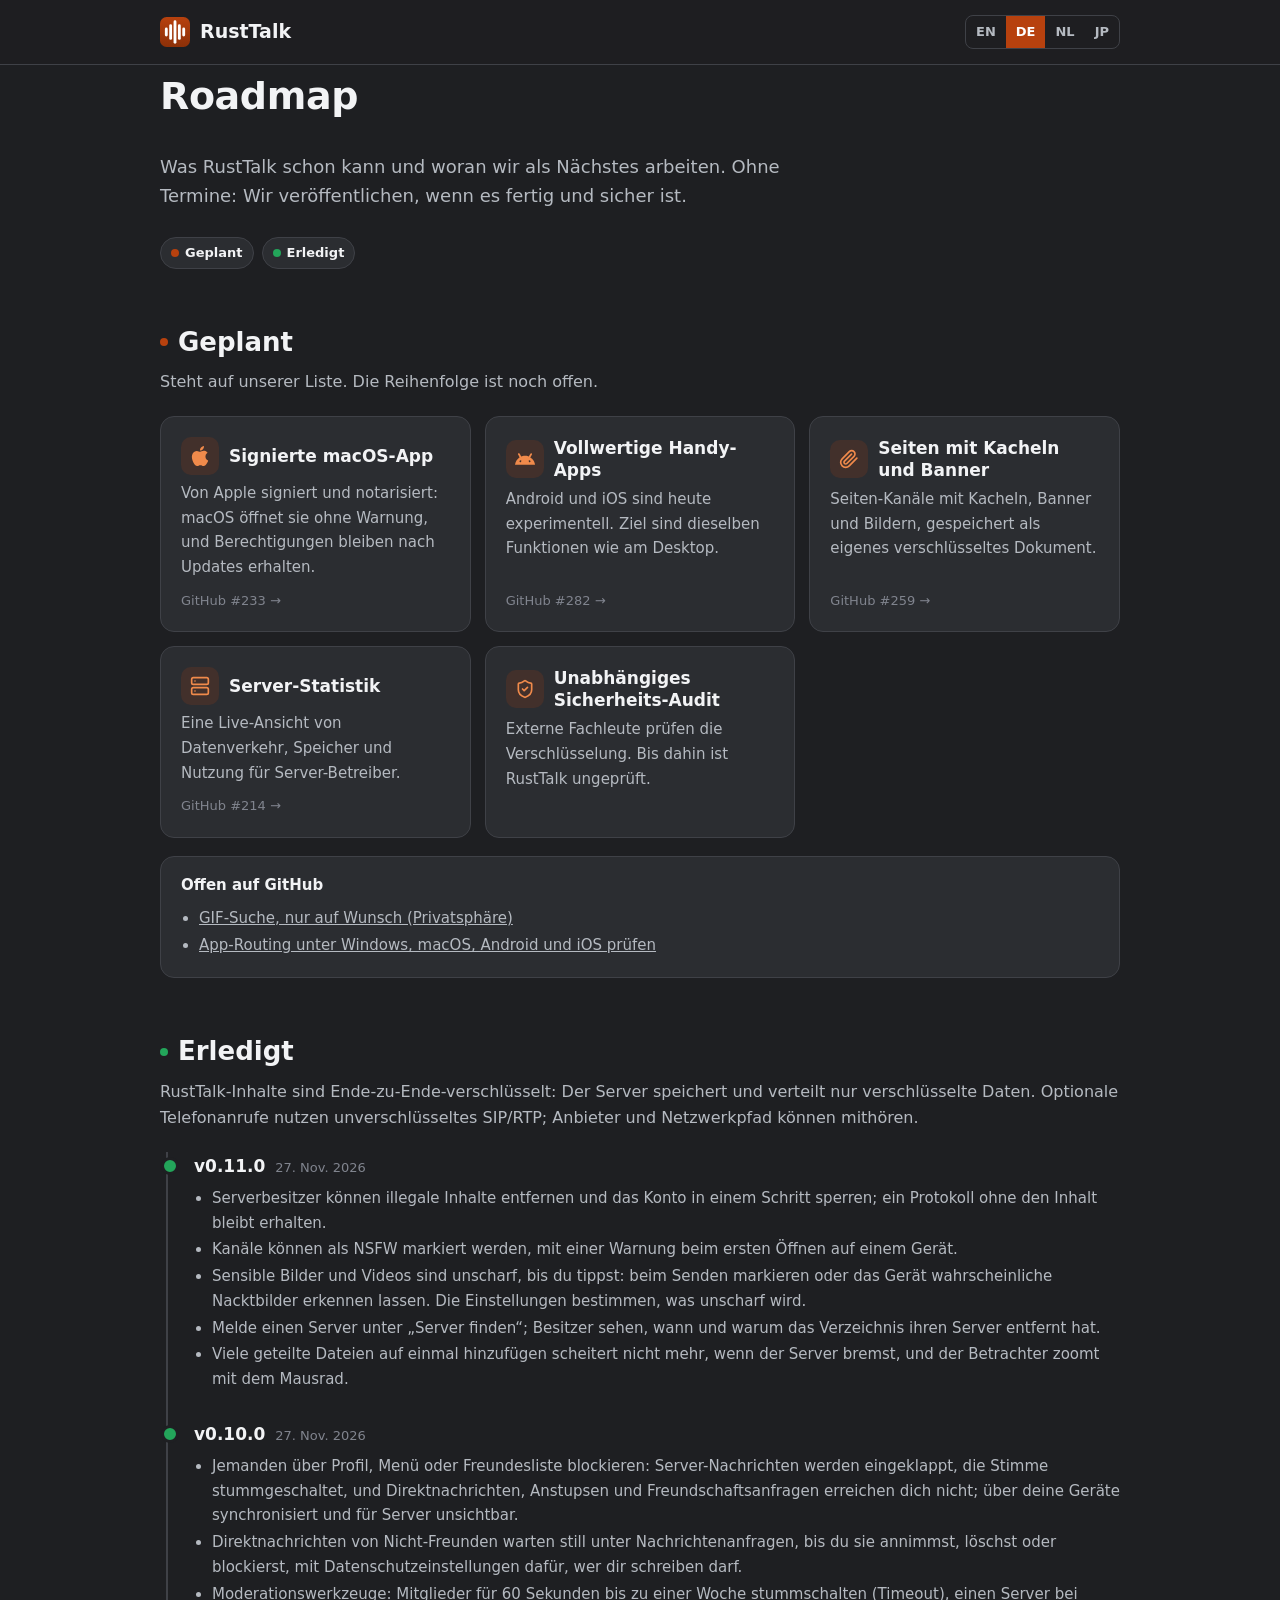
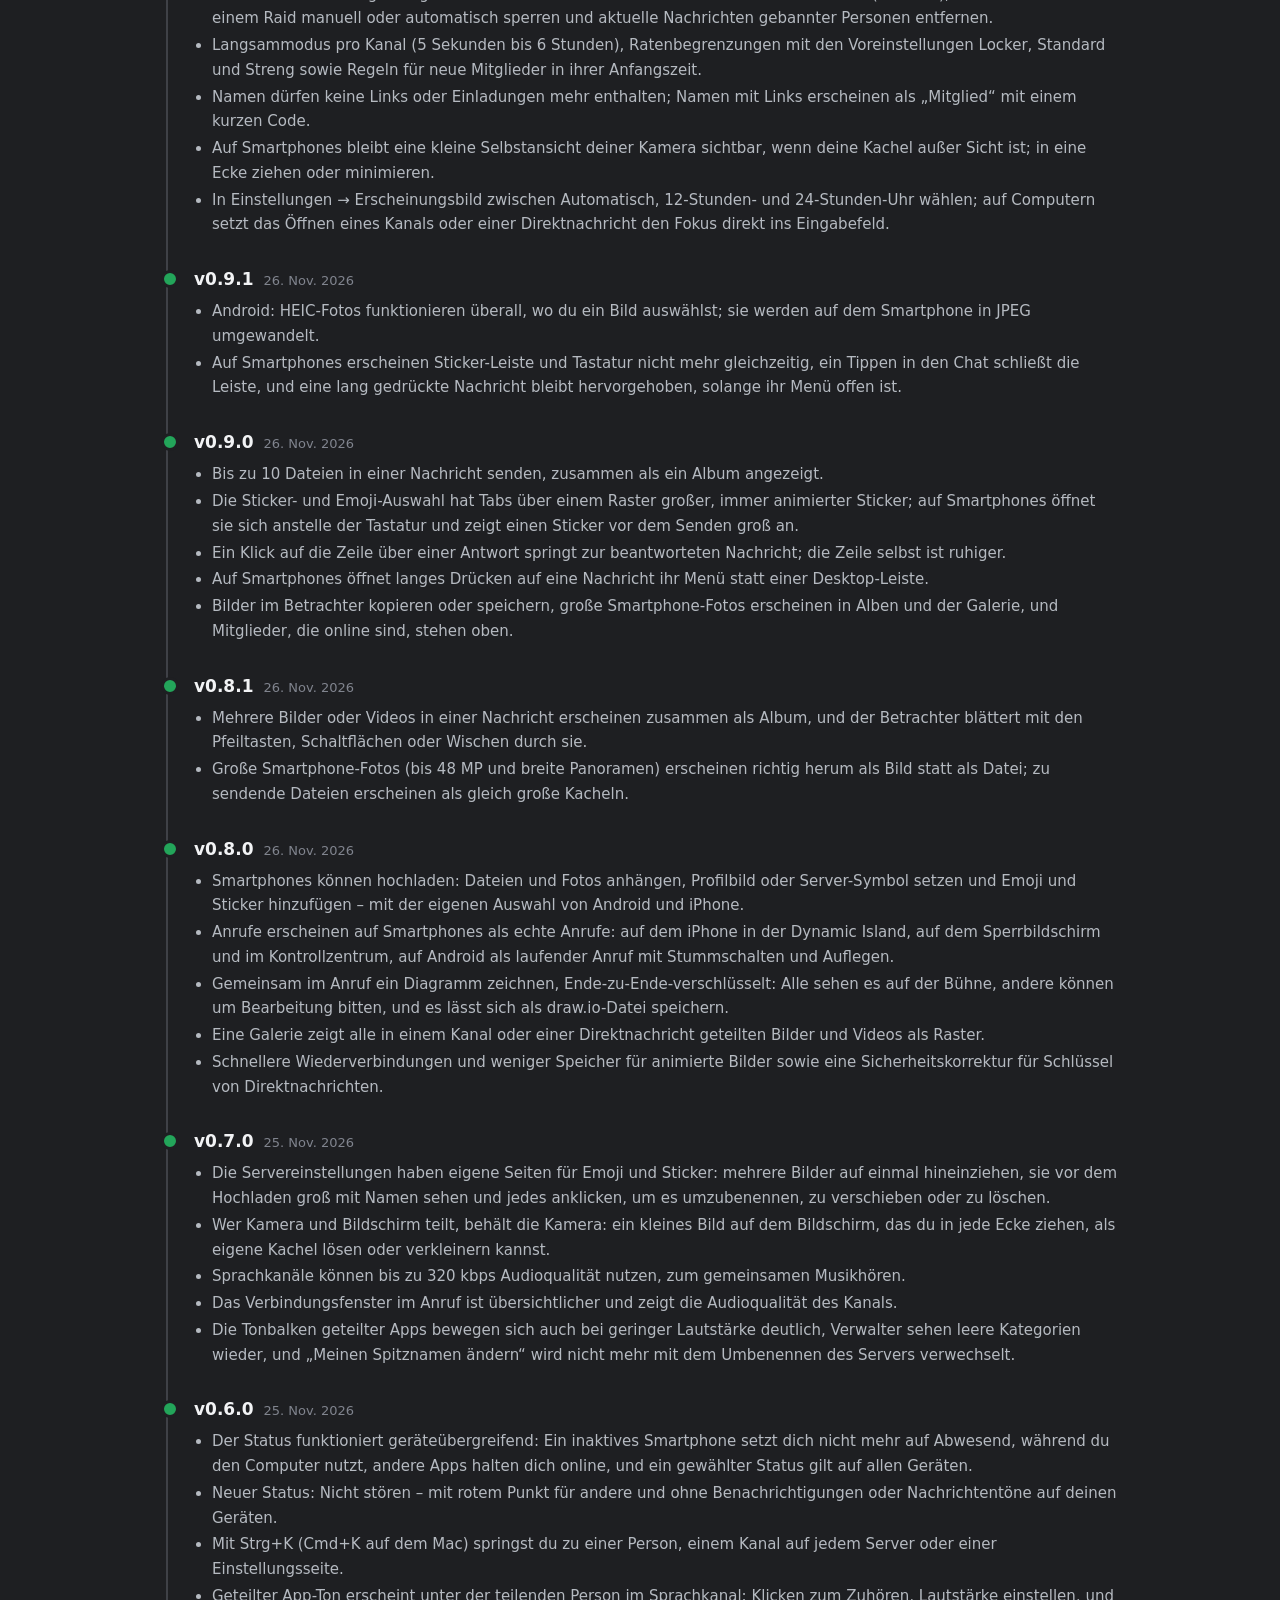
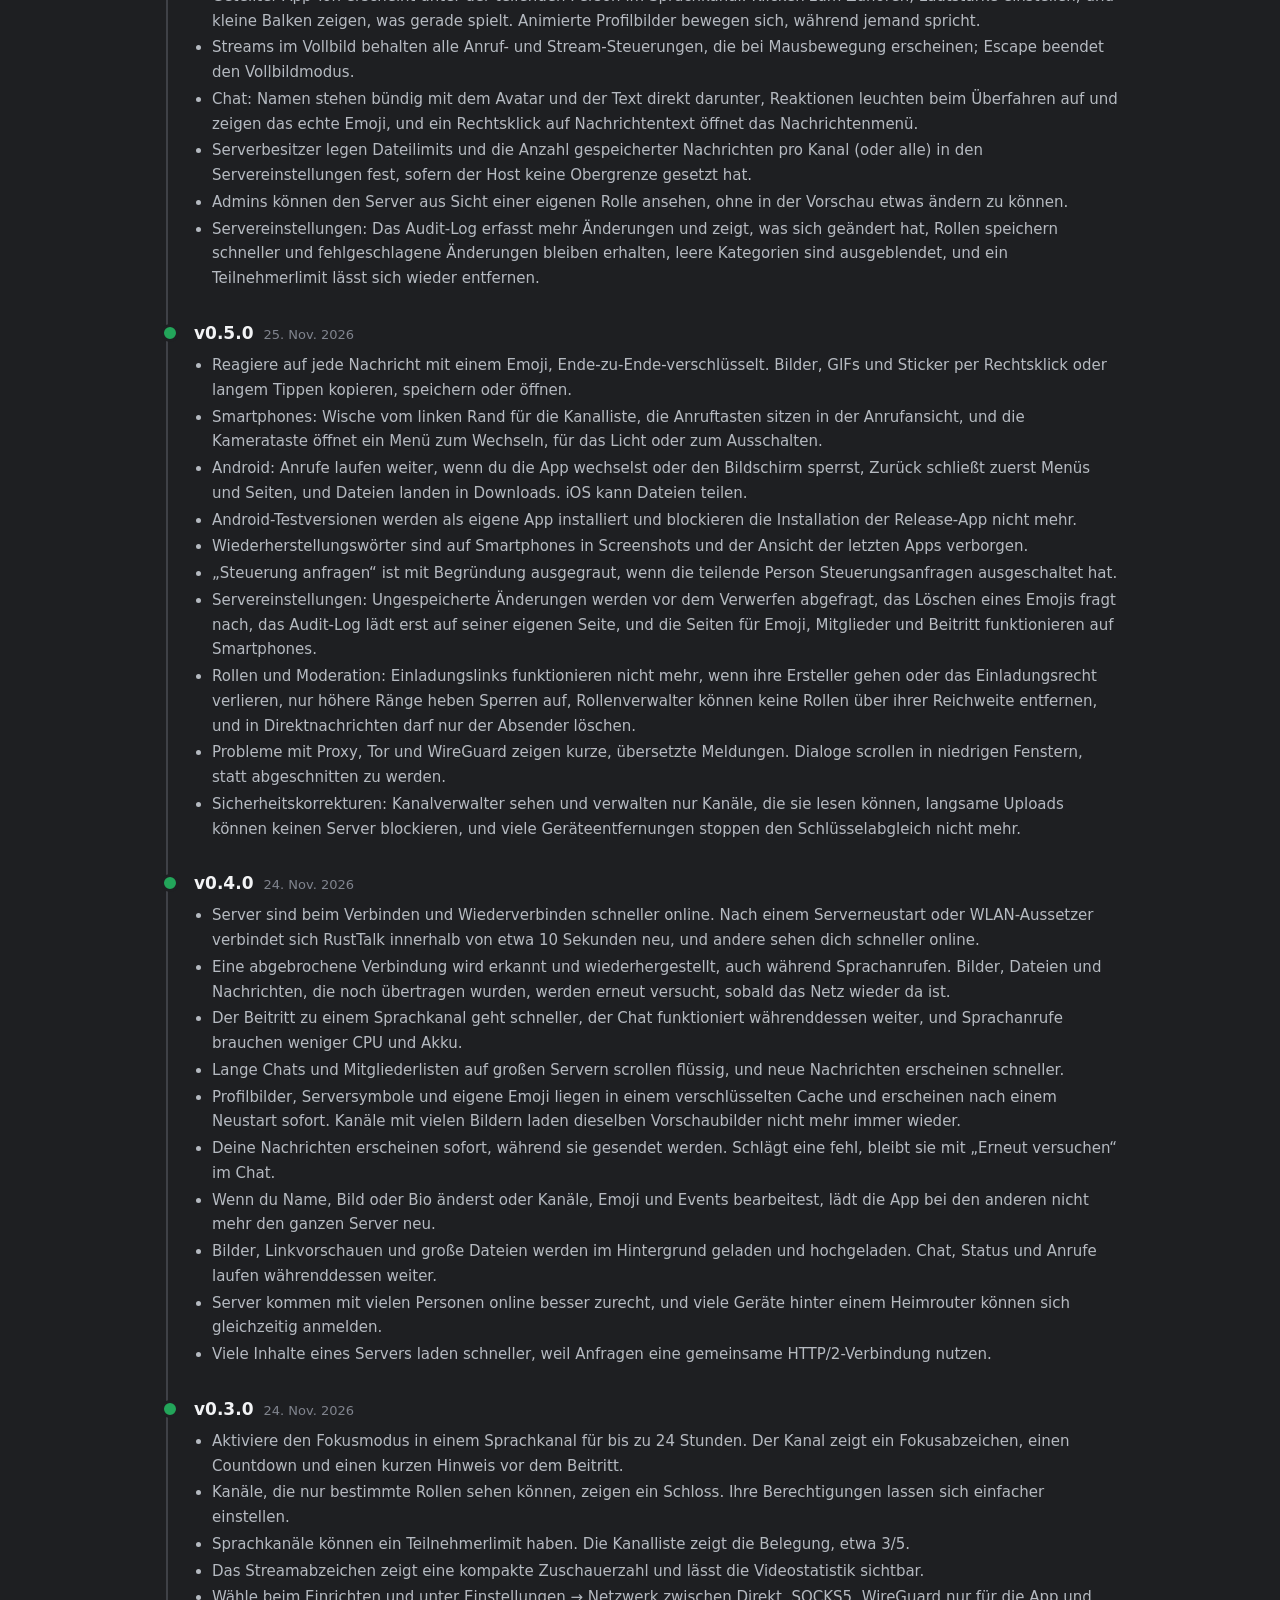
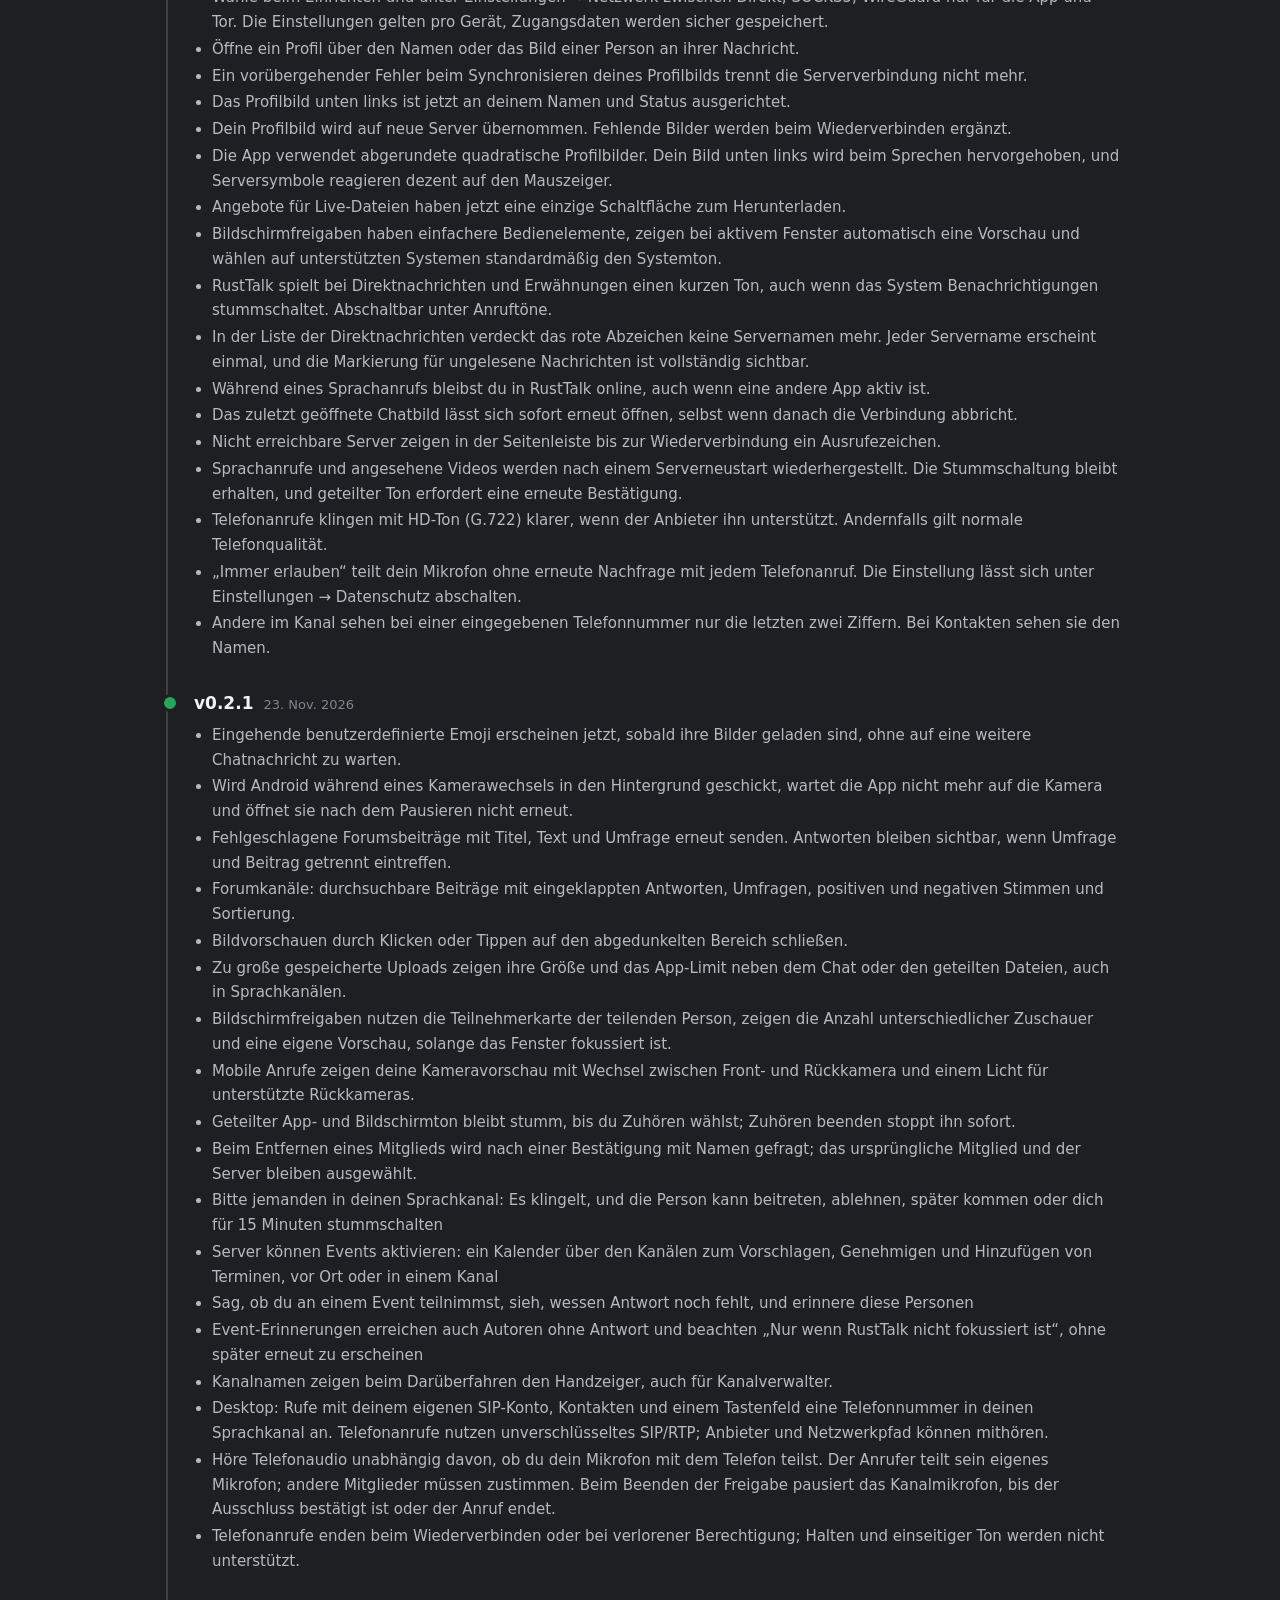
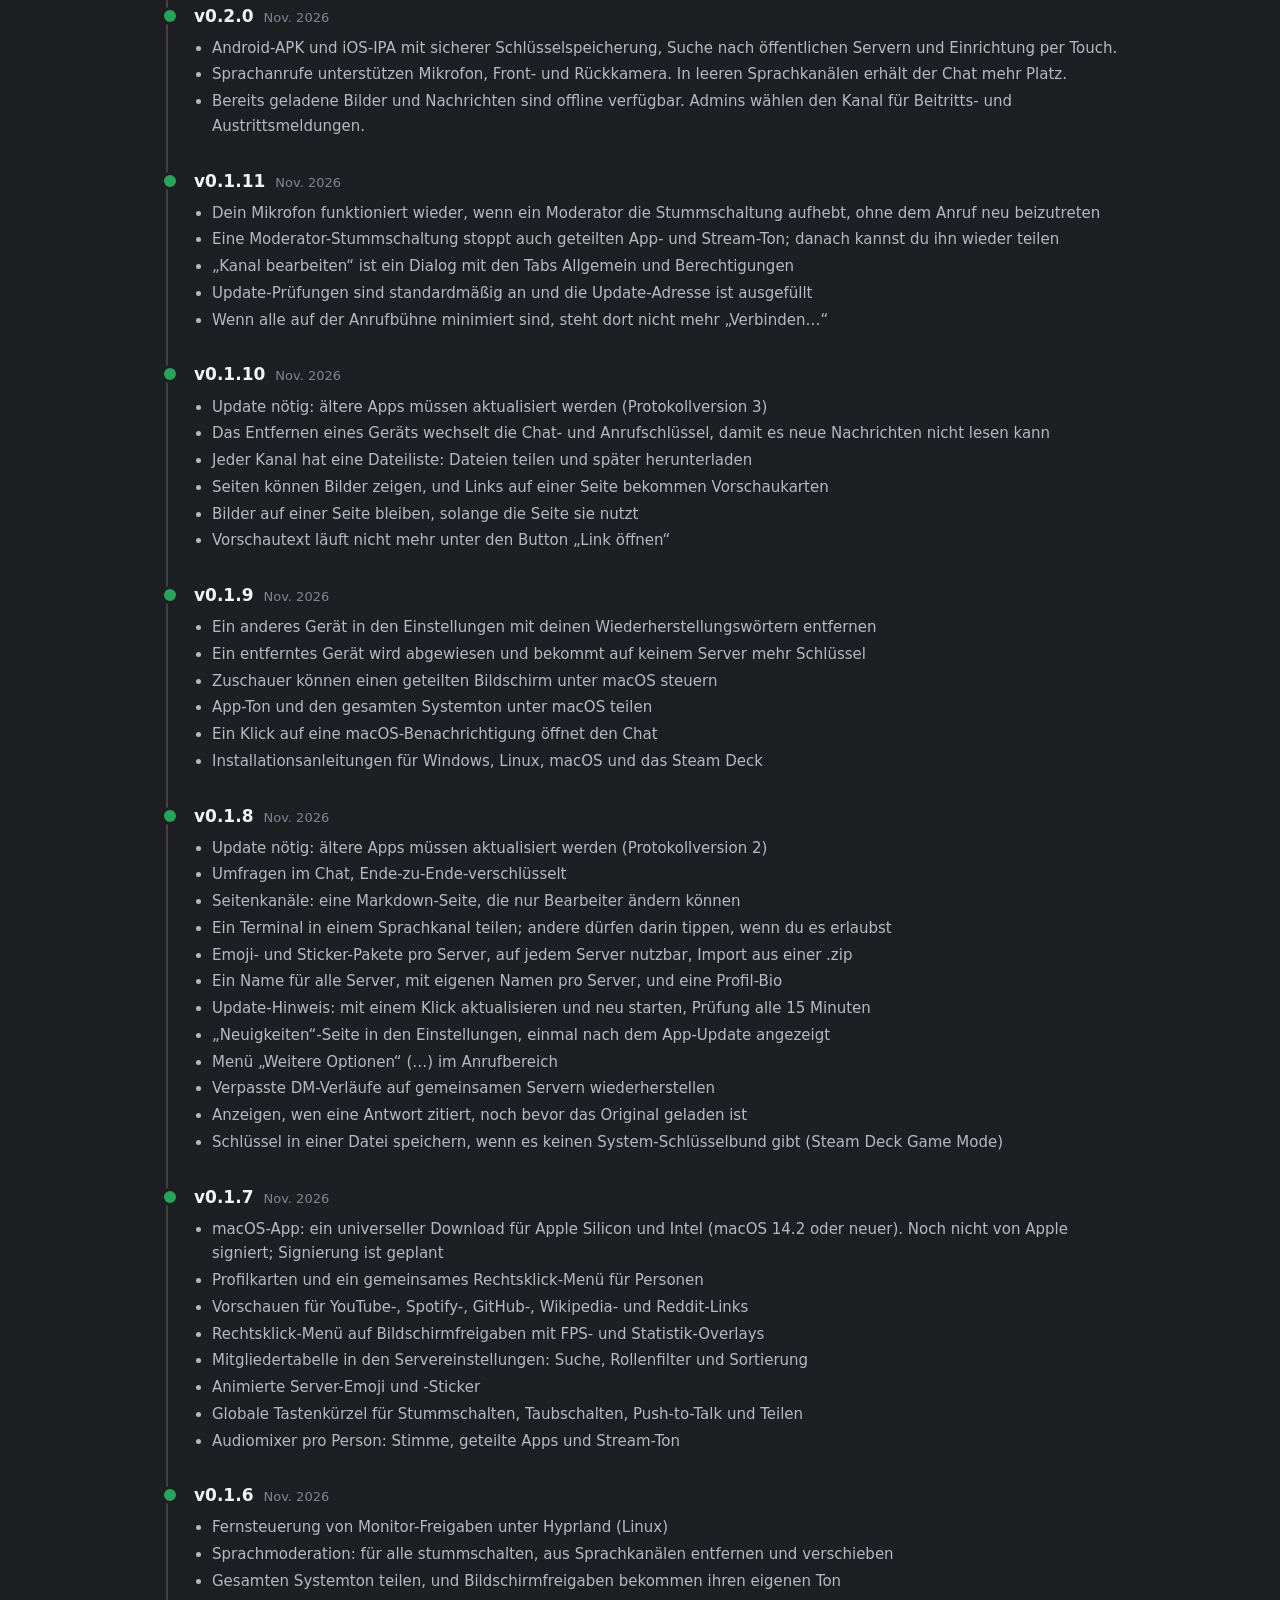
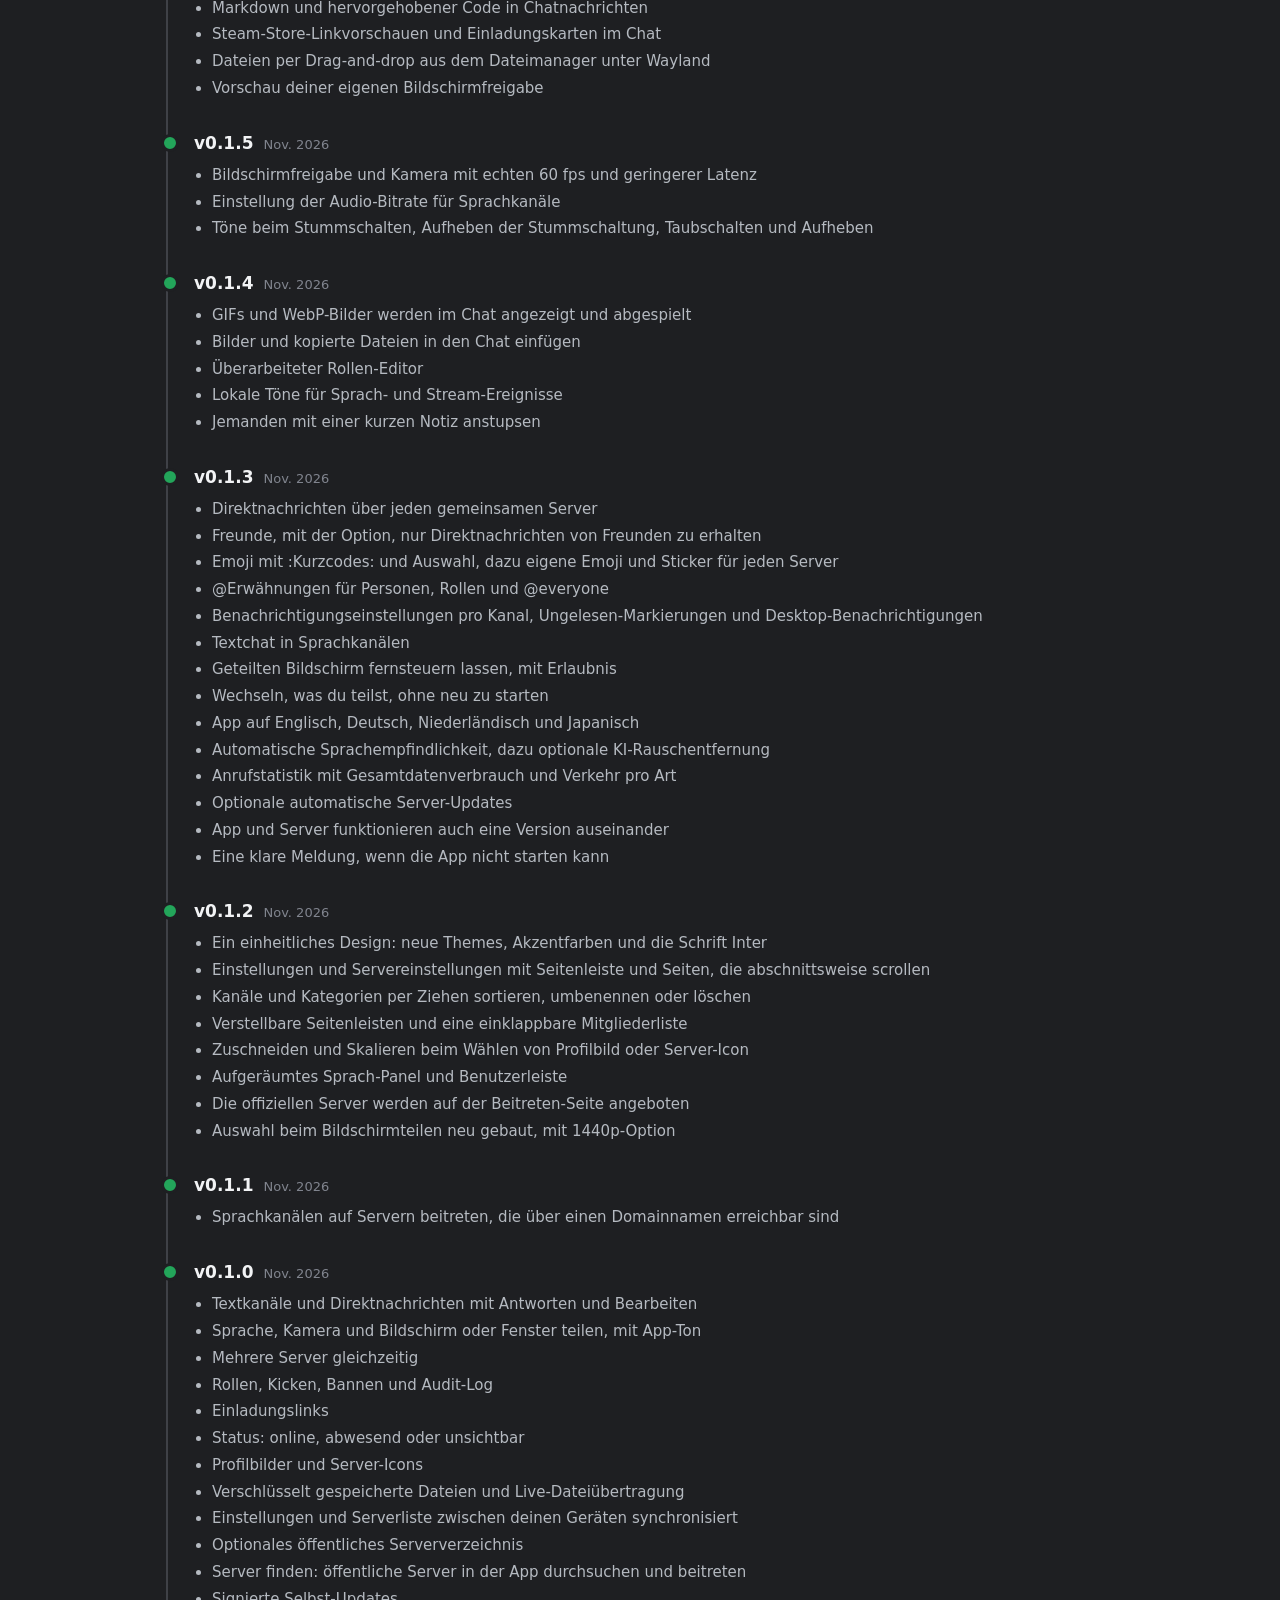
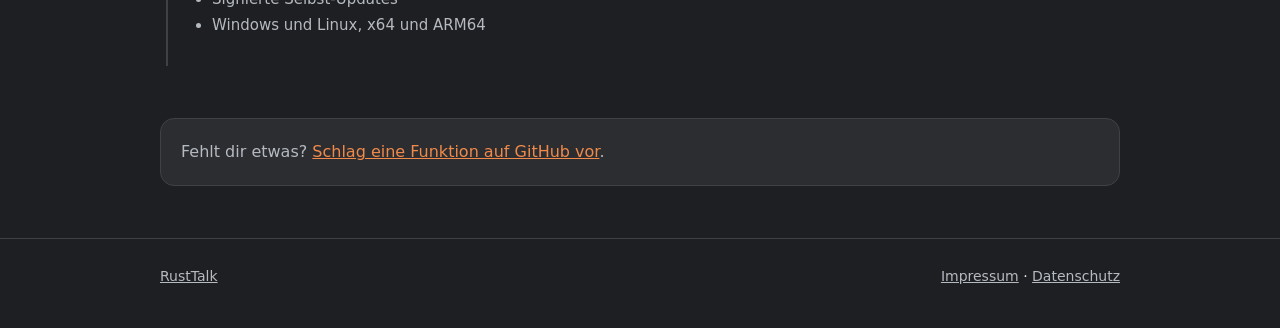
<file: de/roadmap.html>
<!doctype html>
<!-- Generated from src/roadmap.html by scripts/build.cjs. Edit the source, then run make build. -->
<html lang="de">
<head>
<meta charset="utf-8">
<meta http-equiv="Content-Security-Policy" content="default-src 'none'; script-src 'sha256-AUztV3o960bddpkqRguNqf8qSseMbFfu2VMeRINGO8E='; style-src 'self' 'unsafe-inline'; img-src 'self' data:; connect-src 'self'; base-uri 'none'; form-action 'none'">
<meta name="viewport" content="width=device-width, initial-scale=1">
<link rel="canonical" href="https://rusttalk.com/de/roadmap.html">
<link rel="alternate" hreflang="en" href="https://rusttalk.com/roadmap.html">
<link rel="alternate" hreflang="de" href="https://rusttalk.com/de/roadmap.html">
<link rel="alternate" hreflang="nl" href="https://rusttalk.com/nl/roadmap.html">
<link rel="alternate" hreflang="ja" href="https://rusttalk.com/ja/roadmap.html">
<link rel="alternate" hreflang="x-default" href="https://rusttalk.com/roadmap.html">
<meta property="og:url" content="https://rusttalk.com/de/roadmap.html">
<meta property="og:locale" content="de_DE">
<title>Roadmap – RustTalk</title>
<meta name="description" content="Was RustTalk schon kann und was als Nächstes geplant ist.">
<link rel="icon" href="../favicon.svg?v=rust" type="image/svg+xml">
<link rel="apple-touch-icon" href="../img/apple-touch-icon.png?v=rust">
<link rel="stylesheet" href="../legal.css?v=3">
<style>
.wrap.wide{max-width:1000px}
.lead{font-size:18px;color:var(--muted);max-width:680px;margin:0 0 26px}
.legend{display:flex;flex-wrap:wrap;gap:8px;margin:0 0 8px}
.chip{display:inline-flex;align-items:center;gap:6px;font-size:13px;font-weight:600;padding:4px 10px;border-radius:999px;border:1px solid var(--line);background:var(--bg2);color:var(--text);white-space:nowrap}
.dot{width:8px;height:8px;border-radius:50%;flex:none}
.c-plan .dot,.dot.plan{background:#b7410e}.c-done .dot,.dot.done{background:#23a55a}
section{margin-top:52px}
section>h2{display:flex;align-items:center;gap:10px;font-size:26px;margin:0 0 6px}
section>p{margin:0 0 20px}
.cards{display:grid;grid-template-columns:repeat(auto-fill,minmax(280px,1fr));gap:14px}
.card{background:var(--bg2);border:1px solid var(--line);border-radius:14px;padding:20px;display:flex;flex-direction:column;gap:6px}
.card .top{display:flex;align-items:center;gap:10px}
.card .ic{width:38px;height:38px;border-radius:10px;display:grid;place-items:center;flex:none;background:rgba(183,65,14,.16);color:#f08a4b}
.card .ic svg{width:20px;height:20px}
.card h3{margin:0;font-size:17px;line-height:1.3}
.card p{margin:0;font-size:15px}
.card a.issue{font-size:13px;color:var(--dim);text-decoration:none;margin-top:auto;padding-top:4px}
.card a.issue:hover{color:var(--text)}
.more{margin-top:18px;background:var(--bg2);border:1px solid var(--line);border-radius:14px;padding:16px 20px}
.more h3{margin:0 0 8px;font-size:15px;color:var(--text)}
.more ul{margin:0;padding-left:18px;color:var(--muted);font-size:15px}
.more li{margin:3px 0}
.more a{color:var(--muted)}
.more .n{color:var(--dim);font-size:13px}
.timeline{position:relative;margin-left:6px;padding-left:26px;border-left:2px solid var(--line)}
.rel{position:relative;padding:0 0 26px}
.rel::before{content:"";position:absolute;left:-33px;top:5px;width:12px;height:12px;border-radius:50%;background:#23a55a;border:3px solid var(--bg)}
.rel h3{margin:0;font-size:17px;display:flex;align-items:baseline;gap:10px;flex-wrap:wrap}
.rel h3 small{font-weight:400;color:var(--dim);font-size:13px}
.rel ul{margin:6px 0 0;padding-left:18px;color:var(--muted);font-size:15px}
.rel li{margin:2px 0}
.cta{margin:52px 0;background:var(--bg2);border:1px solid var(--line);border-radius:14px;padding:20px;color:var(--muted)}
.cta a{color:#f08a4b}
@media(max-width:560px){.cards{grid-template-columns:1fr}section>h2{font-size:22px}.timeline{padding-left:20px}.rel::before{left:-27px}}
.more ul+h3{margin-top:18px}
</style>
</head>
<body>
<svg width="0" height="0" style="position:absolute" aria-hidden="true">
<!-- Apple and Android logos: Simple Icons, CC0 (simpleicons.org). Other icons: Lucide, ISC (lucide.dev). -->
<symbol id="i-apple" viewBox="0 0 24 24"><path fill="currentColor" d="M12.152 6.896c-.948 0-2.415-1.078-3.96-1.04-2.04.027-3.91 1.183-4.961 3.014-2.117 3.675-.546 9.103 1.519 12.09 1.013 1.454 2.208 3.09 3.792 3.039 1.52-.065 2.09-.987 3.935-.987 1.831 0 2.35.987 3.96.948 1.637-.026 2.676-1.48 3.676-2.948 1.156-1.688 1.636-3.325 1.662-3.415-.039-.013-3.182-1.221-3.22-4.857-.026-3.04 2.48-4.494 2.597-4.559-1.429-2.09-3.623-2.324-4.39-2.376-2-.156-3.675 1.09-4.61 1.09zM15.53 3.83c.843-1.012 1.4-2.427 1.245-3.83-1.207.052-2.662.805-3.532 1.818-.78.896-1.454 2.338-1.273 3.714 1.338.104 2.715-.688 3.559-1.701"/></symbol>
<symbol id="i-android" viewBox="0 0 24 24"><path fill="currentColor" d="M18.4395 5.5586c-.675 1.1664-1.352 2.3318-2.0274 3.498-.0366-.0155-.0742-.0286-.1113-.043-1.8249-.6957-3.484-.8-4.42-.787-1.8551.0185-3.3544.4643-4.2597.8203-.084-.1494-1.7526-3.021-2.0215-3.4864a1.1451 1.1451 0 0 0-.1406-.1914c-.3312-.364-.9054-.4859-1.379-.203-.475.282-.7136.9361-.3886 1.5019 1.9466 3.3696-.0966-.2158 1.9473 3.3593.0172.031-.4946.2642-1.3926 1.0177C2.8987 12.176.452 14.772 0 18.9902h24c-.119-1.1108-.3686-2.099-.7461-3.0683-.7438-1.9118-1.8435-3.2928-2.7402-4.1836a12.1048 12.1048 0 0 0-2.1309-1.6875c.6594-1.122 1.312-2.2559 1.9649-3.3848.2077-.3615.1886-.7956-.0079-1.1191a1.1001 1.1001 0 0 0-.8515-.5332c-.5225-.0536-.9392.3128-1.0488.5449zm-.0391 8.461c.3944.5926.324 1.3306-.1563 1.6503-.4799.3197-1.188.0985-1.582-.4941-.3944-.5927-.324-1.3307.1563-1.6504.4727-.315 1.1812-.1086 1.582.4941zM7.207 13.5273c.4803.3197.5506 1.0577.1563 1.6504-.394.5926-1.1038.8138-1.584.4941-.48-.3197-.5503-1.0577-.1563-1.6504.4008-.6021 1.1087-.8106 1.584-.4941z"/></symbol>
<symbol id="i-server" viewBox="0 0 24 24"><g fill="none" stroke="currentColor" stroke-width="2" stroke-linecap="round" stroke-linejoin="round"><rect width="20" height="8" x="2" y="2" rx="2" ry="2"/><rect width="20" height="8" x="2" y="14" rx="2" ry="2"/><path d="M6 6h.01M6 18h.01"/></g></symbol>
<symbol id="f-file" viewBox="0 0 24 24"><g fill="none" stroke="currentColor" stroke-width="2" stroke-linecap="round" stroke-linejoin="round"><path d="m21.44 11.05-9.19 9.19a6 6 0 0 1-8.49-8.49l8.57-8.57A4 4 0 1 1 18 8.84l-8.59 8.57a2 2 0 0 1-2.83-2.83l8.49-8.48"/></g></symbol>
<symbol id="f-shield" viewBox="0 0 24 24"><g fill="none" stroke="currentColor" stroke-width="2" stroke-linecap="round" stroke-linejoin="round"><path d="M20 13c0 5-3.5 7.5-7.66 8.95a1 1 0 0 1-.67-.01C7.5 20.5 4 18 4 13V6a1 1 0 0 1 1-1c2 0 4.5-1.2 6.24-2.72a1.17 1.17 0 0 1 1.52 0C14.51 3.81 17 5 19 5a1 1 0 0 1 1 1z"/><path d="m9 12 2 2 4-4"/></g></symbol>
</svg>
<nav><div class="wrap wide">
  <a class="brand" href="./"><img src="../favicon.svg?v=rust" alt="" width="30" height="30">RustTalk</a>
  <div class="lang" role="group" aria-label="Language"><a href="../roadmap.html" data-set="en" hreflang="en" lang="en">EN</a><a href="../de/roadmap.html" data-set="de" hreflang="de" lang="de" class="on" aria-current="page">DE</a><a href="../nl/roadmap.html" data-set="nl" hreflang="nl" lang="nl">NL</a><a href="../ja/roadmap.html" data-set="ja" hreflang="ja" lang="ja">JP</a></div>
</div></nav>

<main class="wrap wide">
  <h1><span data-l="de">Roadmap</span></h1>
  <p class="lead" data-l="de">Was RustTalk schon kann und woran wir als Nächstes arbeiten. Ohne Termine: Wir veröffentlichen, wenn es fertig und sicher ist.</p>
  <div class="legend">
    <span class="chip c-plan"><span class="dot"></span><span data-l="de">Geplant</span></span>
    <span class="chip c-done"><span class="dot"></span><span data-l="de">Erledigt</span></span>
  </div>

  <section id="planned">
    <h2><span class="dot plan"></span><span data-l="de">Geplant</span></h2>
    <p data-l="de">Steht auf unserer Liste. Die Reihenfolge ist noch offen.</p>
    <div class="cards">
      <div class="card"><div class="top"><div class="ic"><svg aria-hidden="true"><use href="#i-apple"/></svg></div><h3 data-l="de">Signierte macOS-App</h3></div>
        <p data-l="de">Von Apple signiert und notarisiert: macOS öffnet sie ohne Warnung, und Berechtigungen bleiben nach Updates erhalten.</p>
        <a class="issue" href="https://github.com/rusttalkcrew/rusttalk-next/issues/233" rel="noopener">GitHub #233 →</a></div>
      <div class="card"><div class="top"><div class="ic"><svg aria-hidden="true"><use href="#i-android"/></svg></div><h3 data-l="de">Vollwertige Handy-Apps</h3></div>
        <p data-l="de">Android und iOS sind heute experimentell. Ziel sind dieselben Funktionen wie am Desktop.</p>
        <a class="issue" href="https://github.com/rusttalkcrew/rusttalk-next/issues/282" rel="noopener">GitHub #282 →</a></div>
      <div class="card"><div class="top"><div class="ic"><svg aria-hidden="true"><use href="#f-file"/></svg></div><h3 data-l="de">Seiten mit Kacheln und Banner</h3></div>
        <p data-l="de">Seiten-Kanäle mit Kacheln, Banner und Bildern, gespeichert als eigenes verschlüsseltes Dokument.</p>
        <a class="issue" href="https://github.com/rusttalkcrew/rusttalk-next/issues/259" rel="noopener">GitHub #259 →</a></div>
      <div class="card"><div class="top"><div class="ic"><svg aria-hidden="true"><use href="#i-server"/></svg></div><h3 data-l="de">Server-Statistik</h3></div>
        <p data-l="de">Eine Live-Ansicht von Datenverkehr, Speicher und Nutzung für Server-Betreiber.</p>
        <a class="issue" href="https://github.com/rusttalkcrew/rusttalk-next/issues/214" rel="noopener">GitHub #214 →</a></div>
      <div class="card"><div class="top"><div class="ic"><svg aria-hidden="true"><use href="#f-shield"/></svg></div><h3 data-l="de">Unabhängiges Sicherheits-Audit</h3></div>
        <p data-l="de">Externe Fachleute prüfen die Verschlüsselung. Bis dahin ist RustTalk ungeprüft.</p>
        </div>
    </div>
    <div class="more">
      <h3 data-l="de">Offen auf GitHub</h3>
      <ul>
        <li><a href="https://github.com/rusttalkcrew/rusttalk-next/issues/159" rel="noopener"><span data-l="de">GIF-Suche, nur auf Wunsch (Privatsphäre)</span></a></li>
        <li><a href="https://github.com/rusttalkcrew/rusttalk-next/issues/335" rel="noopener"><span data-l="de">App-Routing unter Windows, macOS, Android und iOS prüfen</span></a></li>
      </ul>
    </div>
  </section>

  <section id="shipped">
    <h2><span class="dot done"></span><span data-l="de">Erledigt</span></h2>
    <p data-l="de">RustTalk-Inhalte sind Ende-zu-Ende-verschlüsselt: Der Server speichert und verteilt nur verschlüsselte Daten. Optionale Telefonanrufe nutzen unverschlüsseltes SIP/RTP; Anbieter und Netzwerkpfad können mithören.</p>
    <div class="timeline">
      <div class="rel"><h3>v0.11.0 <small><time datetime="2026-11-27"><span data-l="de">27. Nov. 2026</span></time></small></h3>
        <ul data-l="de"><li>Serverbesitzer können illegale Inhalte entfernen und das Konto in einem Schritt sperren; ein Protokoll ohne den Inhalt bleibt erhalten.</li><li>Kanäle können als NSFW markiert werden, mit einer Warnung beim ersten Öffnen auf einem Gerät.</li><li>Sensible Bilder und Videos sind unscharf, bis du tippst: beim Senden markieren oder das Gerät wahrscheinliche Nacktbilder erkennen lassen. Die Einstellungen bestimmen, was unscharf wird.</li><li>Melde einen Server unter „Server finden“; Besitzer sehen, wann und warum das Verzeichnis ihren Server entfernt hat.</li><li>Viele geteilte Dateien auf einmal hinzufügen scheitert nicht mehr, wenn der Server bremst, und der Betrachter zoomt mit dem Mausrad.</li></ul>
      </div>
      <div class="rel"><h3>v0.10.0 <small><time datetime="2026-11-27"><span data-l="de">27. Nov. 2026</span></time></small></h3>
        <ul data-l="de"><li>Jemanden über Profil, Menü oder Freundesliste blockieren: Server-Nachrichten werden eingeklappt, die Stimme stummgeschaltet, und Direktnachrichten, Anstupsen und Freundschaftsanfragen erreichen dich nicht; über deine Geräte synchronisiert und für Server unsichtbar.</li><li>Direktnachrichten von Nicht-Freunden warten still unter Nachrichtenanfragen, bis du sie annimmst, löschst oder blockierst, mit Datenschutzeinstellungen dafür, wer dir schreiben darf.</li><li>Moderationswerkzeuge: Mitglieder für 60 Sekunden bis zu einer Woche stummschalten (Timeout), einen Server bei einem Raid manuell oder automatisch sperren und aktuelle Nachrichten gebannter Personen entfernen.</li><li>Langsammodus pro Kanal (5 Sekunden bis 6 Stunden), Ratenbegrenzungen mit den Voreinstellungen Locker, Standard und Streng sowie Regeln für neue Mitglieder in ihrer Anfangszeit.</li><li>Namen dürfen keine Links oder Einladungen mehr enthalten; Namen mit Links erscheinen als „Mitglied“ mit einem kurzen Code.</li><li>Auf Smartphones bleibt eine kleine Selbstansicht deiner Kamera sichtbar, wenn deine Kachel außer Sicht ist; in eine Ecke ziehen oder minimieren.</li><li>In Einstellungen → Erscheinungsbild zwischen Automatisch, 12-Stunden- und 24-Stunden-Uhr wählen; auf Computern setzt das Öffnen eines Kanals oder einer Direktnachricht den Fokus direkt ins Eingabefeld.</li></ul>
      </div>
      <div class="rel"><h3>v0.9.1 <small><time datetime="2026-11-26"><span data-l="de">26. Nov. 2026</span></time></small></h3>
        <ul data-l="de"><li>Android: HEIC-Fotos funktionieren überall, wo du ein Bild auswählst; sie werden auf dem Smartphone in JPEG umgewandelt.</li><li>Auf Smartphones erscheinen Sticker-Leiste und Tastatur nicht mehr gleichzeitig, ein Tippen in den Chat schließt die Leiste, und eine lang gedrückte Nachricht bleibt hervorgehoben, solange ihr Menü offen ist.</li></ul>
      </div>
      <div class="rel"><h3>v0.9.0 <small><time datetime="2026-11-26"><span data-l="de">26. Nov. 2026</span></time></small></h3>
        <ul data-l="de"><li>Bis zu 10 Dateien in einer Nachricht senden, zusammen als ein Album angezeigt.</li><li>Die Sticker- und Emoji-Auswahl hat Tabs über einem Raster großer, immer animierter Sticker; auf Smartphones öffnet sie sich anstelle der Tastatur und zeigt einen Sticker vor dem Senden groß an.</li><li>Ein Klick auf die Zeile über einer Antwort springt zur beantworteten Nachricht; die Zeile selbst ist ruhiger.</li><li>Auf Smartphones öffnet langes Drücken auf eine Nachricht ihr Menü statt einer Desktop-Leiste.</li><li>Bilder im Betrachter kopieren oder speichern, große Smartphone-Fotos erscheinen in Alben und der Galerie, und Mitglieder, die online sind, stehen oben.</li></ul>
      </div>
      <div class="rel"><h3>v0.8.1 <small><time datetime="2026-11-26"><span data-l="de">26. Nov. 2026</span></time></small></h3>
        <ul data-l="de"><li>Mehrere Bilder oder Videos in einer Nachricht erscheinen zusammen als Album, und der Betrachter blättert mit den Pfeiltasten, Schaltflächen oder Wischen durch sie.</li><li>Große Smartphone-Fotos (bis 48 MP und breite Panoramen) erscheinen richtig herum als Bild statt als Datei; zu sendende Dateien erscheinen als gleich große Kacheln.</li></ul>
      </div>
      <div class="rel"><h3>v0.8.0 <small><time datetime="2026-11-26"><span data-l="de">26. Nov. 2026</span></time></small></h3>
        <ul data-l="de"><li>Smartphones können hochladen: Dateien und Fotos anhängen, Profilbild oder Server-Symbol setzen und Emoji und Sticker hinzufügen – mit der eigenen Auswahl von Android und iPhone.</li><li>Anrufe erscheinen auf Smartphones als echte Anrufe: auf dem iPhone in der Dynamic Island, auf dem Sperrbildschirm und im Kontrollzentrum, auf Android als laufender Anruf mit Stummschalten und Auflegen.</li><li>Gemeinsam im Anruf ein Diagramm zeichnen, Ende-zu-Ende-verschlüsselt: Alle sehen es auf der Bühne, andere können um Bearbeitung bitten, und es lässt sich als draw.io-Datei speichern.</li><li>Eine Galerie zeigt alle in einem Kanal oder einer Direktnachricht geteilten Bilder und Videos als Raster.</li><li>Schnellere Wiederverbindungen und weniger Speicher für animierte Bilder sowie eine Sicherheitskorrektur für Schlüssel von Direktnachrichten.</li></ul>
      </div>
      <div class="rel"><h3>v0.7.0 <small><time datetime="2026-11-25"><span data-l="de">25. Nov. 2026</span></time></small></h3>
        <ul data-l="de"><li>Die Servereinstellungen haben eigene Seiten für Emoji und Sticker: mehrere Bilder auf einmal hineinziehen, sie vor dem Hochladen groß mit Namen sehen und jedes anklicken, um es umzubenennen, zu verschieben oder zu löschen.</li><li>Wer Kamera und Bildschirm teilt, behält die Kamera: ein kleines Bild auf dem Bildschirm, das du in jede Ecke ziehen, als eigene Kachel lösen oder verkleinern kannst.</li><li>Sprachkanäle können bis zu 320 kbps Audioqualität nutzen, zum gemeinsamen Musikhören.</li><li>Das Verbindungsfenster im Anruf ist übersichtlicher und zeigt die Audioqualität des Kanals.</li><li>Die Tonbalken geteilter Apps bewegen sich auch bei geringer Lautstärke deutlich, Verwalter sehen leere Kategorien wieder, und „Meinen Spitznamen ändern“ wird nicht mehr mit dem Umbenennen des Servers verwechselt.</li></ul>
      </div>
      <div class="rel"><h3>v0.6.0 <small><time datetime="2026-11-25"><span data-l="de">25. Nov. 2026</span></time></small></h3>
        <ul data-l="de"><li>Der Status funktioniert geräteübergreifend: Ein inaktives Smartphone setzt dich nicht mehr auf Abwesend, während du den Computer nutzt, andere Apps halten dich online, und ein gewählter Status gilt auf allen Geräten.</li><li>Neuer Status: Nicht stören – mit rotem Punkt für andere und ohne Benachrichtigungen oder Nachrichtentöne auf deinen Geräten.</li><li>Mit Strg+K (Cmd+K auf dem Mac) springst du zu einer Person, einem Kanal auf jedem Server oder einer Einstellungsseite.</li><li>Geteilter App-Ton erscheint unter der teilenden Person im Sprachkanal: Klicken zum Zuhören, Lautstärke einstellen, und kleine Balken zeigen, was gerade spielt. Animierte Profilbilder bewegen sich, während jemand spricht.</li><li>Streams im Vollbild behalten alle Anruf- und Stream-Steuerungen, die bei Mausbewegung erscheinen; Escape beendet den Vollbildmodus.</li><li>Chat: Namen stehen bündig mit dem Avatar und der Text direkt darunter, Reaktionen leuchten beim Überfahren auf und zeigen das echte Emoji, und ein Rechtsklick auf Nachrichtentext öffnet das Nachrichtenmenü.</li><li>Serverbesitzer legen Dateilimits und die Anzahl gespeicherter Nachrichten pro Kanal (oder alle) in den Servereinstellungen fest, sofern der Host keine Obergrenze gesetzt hat.</li><li>Admins können den Server aus Sicht einer eigenen Rolle ansehen, ohne in der Vorschau etwas ändern zu können.</li><li>Servereinstellungen: Das Audit-Log erfasst mehr Änderungen und zeigt, was sich geändert hat, Rollen speichern schneller und fehlgeschlagene Änderungen bleiben erhalten, leere Kategorien sind ausgeblendet, und ein Teilnehmerlimit lässt sich wieder entfernen.</li></ul>
      </div>
      <div class="rel"><h3>v0.5.0 <small><time datetime="2026-11-25"><span data-l="de">25. Nov. 2026</span></time></small></h3>
        <ul data-l="de"><li>Reagiere auf jede Nachricht mit einem Emoji, Ende-zu-Ende-verschlüsselt. Bilder, GIFs und Sticker per Rechtsklick oder langem Tippen kopieren, speichern oder öffnen.</li><li>Smartphones: Wische vom linken Rand für die Kanalliste, die Anruftasten sitzen in der Anrufansicht, und die Kamerataste öffnet ein Menü zum Wechseln, für das Licht oder zum Ausschalten.</li><li>Android: Anrufe laufen weiter, wenn du die App wechselst oder den Bildschirm sperrst, Zurück schließt zuerst Menüs und Seiten, und Dateien landen in Downloads. iOS kann Dateien teilen.</li><li>Android-Testversionen werden als eigene App installiert und blockieren die Installation der Release-App nicht mehr.</li><li>Wiederherstellungswörter sind auf Smartphones in Screenshots und der Ansicht der letzten Apps verborgen.</li><li>„Steuerung anfragen“ ist mit Begründung ausgegraut, wenn die teilende Person Steuerungsanfragen ausgeschaltet hat.</li><li>Servereinstellungen: Ungespeicherte Änderungen werden vor dem Verwerfen abgefragt, das Löschen eines Emojis fragt nach, das Audit-Log lädt erst auf seiner eigenen Seite, und die Seiten für Emoji, Mitglieder und Beitritt funktionieren auf Smartphones.</li><li>Rollen und Moderation: Einladungslinks funktionieren nicht mehr, wenn ihre Ersteller gehen oder das Einladungsrecht verlieren, nur höhere Ränge heben Sperren auf, Rollenverwalter können keine Rollen über ihrer Reichweite entfernen, und in Direktnachrichten darf nur der Absender löschen.</li><li>Probleme mit Proxy, Tor und WireGuard zeigen kurze, übersetzte Meldungen. Dialoge scrollen in niedrigen Fenstern, statt abgeschnitten zu werden.</li><li>Sicherheitskorrekturen: Kanalverwalter sehen und verwalten nur Kanäle, die sie lesen können, langsame Uploads können keinen Server blockieren, und viele Geräteentfernungen stoppen den Schlüsselabgleich nicht mehr.</li></ul>
      </div>
      <div class="rel"><h3>v0.4.0 <small><time datetime="2026-11-24"><span data-l="de">24. Nov. 2026</span></time></small></h3>
        <ul data-l="de"><li>Server sind beim Verbinden und Wiederverbinden schneller online. Nach einem Serverneustart oder WLAN-Aussetzer verbindet sich RustTalk innerhalb von etwa 10 Sekunden neu, und andere sehen dich schneller online.</li><li>Eine abgebrochene Verbindung wird erkannt und wiederhergestellt, auch während Sprachanrufen. Bilder, Dateien und Nachrichten, die noch übertragen wurden, werden erneut versucht, sobald das Netz wieder da ist.</li><li>Der Beitritt zu einem Sprachkanal geht schneller, der Chat funktioniert währenddessen weiter, und Sprachanrufe brauchen weniger CPU und Akku.</li><li>Lange Chats und Mitgliederlisten auf großen Servern scrollen flüssig, und neue Nachrichten erscheinen schneller.</li><li>Profilbilder, Serversymbole und eigene Emoji liegen in einem verschlüsselten Cache und erscheinen nach einem Neustart sofort. Kanäle mit vielen Bildern laden dieselben Vorschaubilder nicht mehr immer wieder.</li><li>Deine Nachrichten erscheinen sofort, während sie gesendet werden. Schlägt eine fehl, bleibt sie mit „Erneut versuchen“ im Chat.</li><li>Wenn du Name, Bild oder Bio änderst oder Kanäle, Emoji und Events bearbeitest, lädt die App bei den anderen nicht mehr den ganzen Server neu.</li><li>Bilder, Linkvorschauen und große Dateien werden im Hintergrund geladen und hochgeladen. Chat, Status und Anrufe laufen währenddessen weiter.</li><li>Server kommen mit vielen Personen online besser zurecht, und viele Geräte hinter einem Heimrouter können sich gleichzeitig anmelden.</li><li>Viele Inhalte eines Servers laden schneller, weil Anfragen eine gemeinsame HTTP/2-Verbindung nutzen.</li></ul>
      </div>
      <div class="rel"><h3>v0.3.0 <small><time datetime="2026-11-24"><span data-l="de">24. Nov. 2026</span></time></small></h3>
        <ul data-l="de"><li>Aktiviere den Fokusmodus in einem Sprachkanal für bis zu 24 Stunden. Der Kanal zeigt ein Fokusabzeichen, einen Countdown und einen kurzen Hinweis vor dem Beitritt.</li><li>Kanäle, die nur bestimmte Rollen sehen können, zeigen ein Schloss. Ihre Berechtigungen lassen sich einfacher einstellen.</li><li>Sprachkanäle können ein Teilnehmerlimit haben. Die Kanalliste zeigt die Belegung, etwa 3/5.</li><li>Das Streamabzeichen zeigt eine kompakte Zuschauerzahl und lässt die Videostatistik sichtbar.</li><li>Wähle beim Einrichten und unter Einstellungen → Netzwerk zwischen Direkt, SOCKS5, WireGuard nur für die App und Tor. Die Einstellungen gelten pro Gerät, Zugangsdaten werden sicher gespeichert.</li><li>Öffne ein Profil über den Namen oder das Bild einer Person an ihrer Nachricht.</li><li>Ein vorübergehender Fehler beim Synchronisieren deines Profilbilds trennt die Serververbindung nicht mehr.</li><li>Das Profilbild unten links ist jetzt an deinem Namen und Status ausgerichtet.</li><li>Dein Profilbild wird auf neue Server übernommen. Fehlende Bilder werden beim Wiederverbinden ergänzt.</li><li>Die App verwendet abgerundete quadratische Profilbilder. Dein Bild unten links wird beim Sprechen hervorgehoben, und Serversymbole reagieren dezent auf den Mauszeiger.</li><li>Angebote für Live-Dateien haben jetzt eine einzige Schaltfläche zum Herunterladen.</li><li>Bildschirmfreigaben haben einfachere Bedienelemente, zeigen bei aktivem Fenster automatisch eine Vorschau und wählen auf unterstützten Systemen standardmäßig den Systemton.</li><li>RustTalk spielt bei Direktnachrichten und Erwähnungen einen kurzen Ton, auch wenn das System Benachrichtigungen stummschaltet. Abschaltbar unter Anruftöne.</li><li>In der Liste der Direktnachrichten verdeckt das rote Abzeichen keine Servernamen mehr. Jeder Servername erscheint einmal, und die Markierung für ungelesene Nachrichten ist vollständig sichtbar.</li><li>Während eines Sprachanrufs bleibst du in RustTalk online, auch wenn eine andere App aktiv ist.</li><li>Das zuletzt geöffnete Chatbild lässt sich sofort erneut öffnen, selbst wenn danach die Verbindung abbricht.</li><li>Nicht erreichbare Server zeigen in der Seitenleiste bis zur Wiederverbindung ein Ausrufezeichen.</li><li>Sprachanrufe und angesehene Videos werden nach einem Serverneustart wiederhergestellt. Die Stummschaltung bleibt erhalten, und geteilter Ton erfordert eine erneute Bestätigung.</li><li>Telefonanrufe klingen mit HD-Ton (G.722) klarer, wenn der Anbieter ihn unterstützt. Andernfalls gilt normale Telefonqualität.</li><li>„Immer erlauben“ teilt dein Mikrofon ohne erneute Nachfrage mit jedem Telefonanruf. Die Einstellung lässt sich unter Einstellungen → Datenschutz abschalten.</li><li>Andere im Kanal sehen bei einer eingegebenen Telefonnummer nur die letzten zwei Ziffern. Bei Kontakten sehen sie den Namen.</li></ul>
      </div>
      <div class="rel"><h3>v0.2.1 <small><time datetime="2026-11-23"><span data-l="de">23. Nov. 2026</span></time></small></h3>
        <ul data-l="de"><li>Eingehende benutzerdefinierte Emoji erscheinen jetzt, sobald ihre Bilder geladen sind, ohne auf eine weitere Chatnachricht zu warten.</li><li>Wird Android während eines Kamerawechsels in den Hintergrund geschickt, wartet die App nicht mehr auf die Kamera und öffnet sie nach dem Pausieren nicht erneut.</li><li>Fehlgeschlagene Forumsbeiträge mit Titel, Text und Umfrage erneut senden. Antworten bleiben sichtbar, wenn Umfrage und Beitrag getrennt eintreffen.</li><li>Forumkanäle: durchsuchbare Beiträge mit eingeklappten Antworten, Umfragen, positiven und negativen Stimmen und Sortierung.</li><li>Bildvorschauen durch Klicken oder Tippen auf den abgedunkelten Bereich schließen.</li><li>Zu große gespeicherte Uploads zeigen ihre Größe und das App-Limit neben dem Chat oder den geteilten Dateien, auch in Sprachkanälen.</li><li>Bildschirmfreigaben nutzen die Teilnehmerkarte der teilenden Person, zeigen die Anzahl unterschiedlicher Zuschauer und eine eigene Vorschau, solange das Fenster fokussiert ist.</li><li>Mobile Anrufe zeigen deine Kameravorschau mit Wechsel zwischen Front- und Rückkamera und einem Licht für unterstützte Rückkameras.</li><li>Geteilter App- und Bildschirmton bleibt stumm, bis du Zuhören wählst; Zuhören beenden stoppt ihn sofort.</li><li>Beim Entfernen eines Mitglieds wird nach einer Bestätigung mit Namen gefragt; das ursprüngliche Mitglied und der Server bleiben ausgewählt.</li><li>Bitte jemanden in deinen Sprachkanal: Es klingelt, und die Person kann beitreten, ablehnen, später kommen oder dich für 15 Minuten stummschalten</li><li>Server können Events aktivieren: ein Kalender über den Kanälen zum Vorschlagen, Genehmigen und Hinzufügen von Terminen, vor Ort oder in einem Kanal</li><li>Sag, ob du an einem Event teilnimmst, sieh, wessen Antwort noch fehlt, und erinnere diese Personen</li><li>Event-Erinnerungen erreichen auch Autoren ohne Antwort und beachten „Nur wenn RustTalk nicht fokussiert ist“, ohne später erneut zu erscheinen</li><li>Kanalnamen zeigen beim Darüberfahren den Handzeiger, auch für Kanalverwalter.</li><li>Desktop: Rufe mit deinem eigenen SIP-Konto, Kontakten und einem Tastenfeld eine Telefonnummer in deinen Sprachkanal an. Telefonanrufe nutzen unverschlüsseltes SIP/RTP; Anbieter und Netzwerkpfad können mithören.</li><li>Höre Telefonaudio unabhängig davon, ob du dein Mikrofon mit dem Telefon teilst. Der Anrufer teilt sein eigenes Mikrofon; andere Mitglieder müssen zustimmen. Beim Beenden der Freigabe pausiert das Kanalmikrofon, bis der Ausschluss bestätigt ist oder der Anruf endet.</li><li>Telefonanrufe enden beim Wiederverbinden oder bei verlorener Berechtigung; Halten und einseitiger Ton werden nicht unterstützt.</li></ul>
      </div>
      <div class="rel"><h3>v0.2.0 <small><span data-l="de">Nov. 2026</span></small></h3>
        <ul data-l="de"><li>Android-APK und iOS-IPA mit sicherer Schlüsselspeicherung, Suche nach öffentlichen Servern und Einrichtung per Touch.</li><li>Sprachanrufe unterstützen Mikrofon, Front- und Rückkamera. In leeren Sprachkanälen erhält der Chat mehr Platz.</li><li>Bereits geladene Bilder und Nachrichten sind offline verfügbar. Admins wählen den Kanal für Beitritts- und Austrittsmeldungen.</li></ul>
      </div>
      <div class="rel"><h3>v0.1.11 <small><span data-l="de">Nov. 2026</span></small></h3>
        <ul data-l="de"><li>Dein Mikrofon funktioniert wieder, wenn ein Moderator die Stummschaltung aufhebt, ohne dem Anruf neu beizutreten</li><li>Eine Moderator-Stummschaltung stoppt auch geteilten App- und Stream-Ton; danach kannst du ihn wieder teilen</li><li>„Kanal bearbeiten“ ist ein Dialog mit den Tabs Allgemein und Berechtigungen</li><li>Update-Prüfungen sind standardmäßig an und die Update-Adresse ist ausgefüllt</li><li>Wenn alle auf der Anrufbühne minimiert sind, steht dort nicht mehr „Verbinden…“</li></ul>
        </div>
      <div class="rel"><h3>v0.1.10 <small><span data-l="de">Nov. 2026</span></small></h3>
        <ul data-l="de"><li>Update nötig: ältere Apps müssen aktualisiert werden (Protokollversion 3)</li><li>Das Entfernen eines Geräts wechselt die Chat- und Anrufschlüssel, damit es neue Nachrichten nicht lesen kann</li><li>Jeder Kanal hat eine Dateiliste: Dateien teilen und später herunterladen</li><li>Seiten können Bilder zeigen, und Links auf einer Seite bekommen Vorschaukarten</li><li>Bilder auf einer Seite bleiben, solange die Seite sie nutzt</li><li>Vorschautext läuft nicht mehr unter den Button „Link öffnen“</li></ul>
        </div>
      <div class="rel"><h3>v0.1.9 <small><span data-l="de">Nov. 2026</span></small></h3>
        <ul data-l="de"><li>Ein anderes Gerät in den Einstellungen mit deinen Wiederherstellungswörtern entfernen</li><li>Ein entferntes Gerät wird abgewiesen und bekommt auf keinem Server mehr Schlüssel</li><li>Zuschauer können einen geteilten Bildschirm unter macOS steuern</li><li>App-Ton und den gesamten Systemton unter macOS teilen</li><li>Ein Klick auf eine macOS-Benachrichtigung öffnet den Chat</li><li>Installationsanleitungen für Windows, Linux, macOS und das Steam Deck</li></ul>
        </div>
      <div class="rel"><h3>v0.1.8 <small><span data-l="de">Nov. 2026</span></small></h3>
        <ul data-l="de"><li>Update nötig: ältere Apps müssen aktualisiert werden (Protokollversion 2)</li><li>Umfragen im Chat, Ende-zu-Ende-verschlüsselt</li><li>Seitenkanäle: eine Markdown-Seite, die nur Bearbeiter ändern können</li><li>Ein Terminal in einem Sprachkanal teilen; andere dürfen darin tippen, wenn du es erlaubst</li><li>Emoji- und Sticker-Pakete pro Server, auf jedem Server nutzbar, Import aus einer .zip</li><li>Ein Name für alle Server, mit eigenen Namen pro Server, und eine Profil-Bio</li><li>Update-Hinweis: mit einem Klick aktualisieren und neu starten, Prüfung alle 15 Minuten</li><li>„Neuigkeiten“-Seite in den Einstellungen, einmal nach dem App-Update angezeigt</li><li>Menü „Weitere Optionen“ (…) im Anrufbereich</li><li>Verpasste DM-Verläufe auf gemeinsamen Servern wiederherstellen</li><li>Anzeigen, wen eine Antwort zitiert, noch bevor das Original geladen ist</li><li>Schlüssel in einer Datei speichern, wenn es keinen System-Schlüsselbund gibt (Steam Deck Game Mode)</li></ul>
        </div>
      <div class="rel"><h3>v0.1.7 <small><span data-l="de">Nov. 2026</span></small></h3>
        <ul data-l="de"><li>macOS-App: ein universeller Download für Apple Silicon und Intel (macOS 14.2 oder neuer). Noch nicht von Apple signiert; Signierung ist geplant</li><li>Profilkarten und ein gemeinsames Rechtsklick-Menü für Personen</li><li>Vorschauen für YouTube-, Spotify-, GitHub-, Wikipedia- und Reddit-Links</li><li>Rechtsklick-Menü auf Bildschirmfreigaben mit FPS- und Statistik-Overlays</li><li>Mitgliedertabelle in den Servereinstellungen: Suche, Rollenfilter und Sortierung</li><li>Animierte Server-Emoji und -Sticker</li><li>Globale Tastenkürzel für Stummschalten, Taubschalten, Push-to-Talk und Teilen</li><li>Audiomixer pro Person: Stimme, geteilte Apps und Stream-Ton</li></ul>
        </div>
      <div class="rel"><h3>v0.1.6 <small><span data-l="de">Nov. 2026</span></small></h3>
        <ul data-l="de"><li>Fernsteuerung von Monitor-Freigaben unter Hyprland (Linux)</li><li>Sprachmoderation: für alle stummschalten, aus Sprachkanälen entfernen und verschieben</li><li>Gesamten Systemton teilen, und Bildschirmfreigaben bekommen ihren eigenen Ton</li><li>Markdown und hervorgehobener Code in Chatnachrichten</li><li>Steam-Store-Linkvorschauen und Einladungskarten im Chat</li><li>Dateien per Drag-and-drop aus dem Dateimanager unter Wayland</li><li>Vorschau deiner eigenen Bildschirmfreigabe</li></ul>
        </div>
      <div class="rel"><h3>v0.1.5 <small><span data-l="de">Nov. 2026</span></small></h3>
        <ul data-l="de"><li>Bildschirmfreigabe und Kamera mit echten 60 fps und geringerer Latenz</li><li>Einstellung der Audio-Bitrate für Sprachkanäle</li><li>Töne beim Stummschalten, Aufheben der Stummschaltung, Taubschalten und Aufheben</li></ul>
        </div>
      <div class="rel"><h3>v0.1.4 <small><span data-l="de">Nov. 2026</span></small></h3>
        <ul data-l="de"><li>GIFs und WebP-Bilder werden im Chat angezeigt und abgespielt</li><li>Bilder und kopierte Dateien in den Chat einfügen</li><li>Überarbeiteter Rollen-Editor</li><li>Lokale Töne für Sprach- und Stream-Ereignisse</li><li>Jemanden mit einer kurzen Notiz anstupsen</li></ul>
        </div>
      <div class="rel"><h3>v0.1.3 <small><span data-l="de">Nov. 2026</span></small></h3>
        <ul data-l="de"><li>Direktnachrichten über jeden gemeinsamen Server</li><li>Freunde, mit der Option, nur Direktnachrichten von Freunden zu erhalten</li><li>Emoji mit :Kurzcodes: und Auswahl, dazu eigene Emoji und Sticker für jeden Server</li><li>@Erwähnungen für Personen, Rollen und @everyone</li><li>Benachrichtigungseinstellungen pro Kanal, Ungelesen-Markierungen und Desktop-Benachrichtigungen</li><li>Textchat in Sprachkanälen</li><li>Geteilten Bildschirm fernsteuern lassen, mit Erlaubnis</li><li>Wechseln, was du teilst, ohne neu zu starten</li><li>App auf Englisch, Deutsch, Niederländisch und Japanisch</li><li>Automatische Sprachempfindlichkeit, dazu optionale KI-Rauschentfernung</li><li>Anrufstatistik mit Gesamtdatenverbrauch und Verkehr pro Art</li><li>Optionale automatische Server-Updates</li><li>App und Server funktionieren auch eine Version auseinander</li><li>Eine klare Meldung, wenn die App nicht starten kann</li></ul>
        </div>
      <div class="rel"><h3>v0.1.2 <small><span data-l="de">Nov. 2026</span></small></h3>
        <ul data-l="de"><li>Ein einheitliches Design: neue Themes, Akzentfarben und die Schrift Inter</li><li>Einstellungen und Servereinstellungen mit Seitenleiste und Seiten, die abschnittsweise scrollen</li><li>Kanäle und Kategorien per Ziehen sortieren, umbenennen oder löschen</li><li>Verstellbare Seitenleisten und eine einklappbare Mitgliederliste</li><li>Zuschneiden und Skalieren beim Wählen von Profilbild oder Server-Icon</li><li>Aufgeräumtes Sprach-Panel und Benutzerleiste</li><li>Die offiziellen Server werden auf der Beitreten-Seite angeboten</li><li>Auswahl beim Bildschirmteilen neu gebaut, mit 1440p-Option</li></ul>
      </div>
      <div class="rel"><h3>v0.1.1 <small><span data-l="de">Nov. 2026</span></small></h3>
        <ul data-l="de"><li>Sprachkanälen auf Servern beitreten, die über einen Domainnamen erreichbar sind</li></ul>
      </div>
      <div class="rel"><h3>v0.1.0 <small><span data-l="de">Nov. 2026</span></small></h3>
        <ul data-l="de"><li>Textkanäle und Direktnachrichten mit Antworten und Bearbeiten</li><li>Sprache, Kamera und Bildschirm oder Fenster teilen, mit App-Ton</li><li>Mehrere Server gleichzeitig</li><li>Rollen, Kicken, Bannen und Audit-Log</li><li>Einladungslinks</li><li>Status: online, abwesend oder unsichtbar</li><li>Profilbilder und Server-Icons</li><li>Verschlüsselt gespeicherte Dateien und Live-Dateiübertragung</li><li>Einstellungen und Serverliste zwischen deinen Geräten synchronisiert</li><li>Optionales öffentliches Serververzeichnis</li><li>Server finden: öffentliche Server in der App durchsuchen und beitreten</li><li>Signierte Selbst-Updates</li><li>Windows und Linux, x64 und ARM64</li></ul>
        </div>
    </div>
  </section>

  <div class="cta">
    <span data-l="de">Fehlt dir etwas? <a href="https://github.com/rusttalkcrew/rusttalk-next/issues" rel="noopener">Schlag eine Funktion auf GitHub vor</a>.</span>
  </div>
</main>

<footer><div class="wrap wide">
  <a href="./">RustTalk</a>
  <span><a href="../impressum.html">Impressum</a> · <a href="../datenschutz.html"><span data-l="de">Datenschutz</span></a></span>
</div></footer>
<script>
(function(){
  // Remember an explicit choice. The English pages forward to the saved or browser language.
  var links=document.querySelectorAll('.lang a');
  links.forEach(function(a){a.addEventListener('click',function(){try{localStorage.setItem('lang',a.dataset.set)}catch(e){}})});
  if(document.documentElement.lang!=='en')return;
  var want=null;try{want=localStorage.getItem('lang')}catch(e){}
  want=want||(navigator.language||'').toLowerCase().slice(0,2);
  for(var i=0;i<links.length;i++){if(links[i].dataset.set===want&&want!=='en'){location.replace(links[i].href+location.hash);return}}
})();
</script>
</body>
</html>
</file>
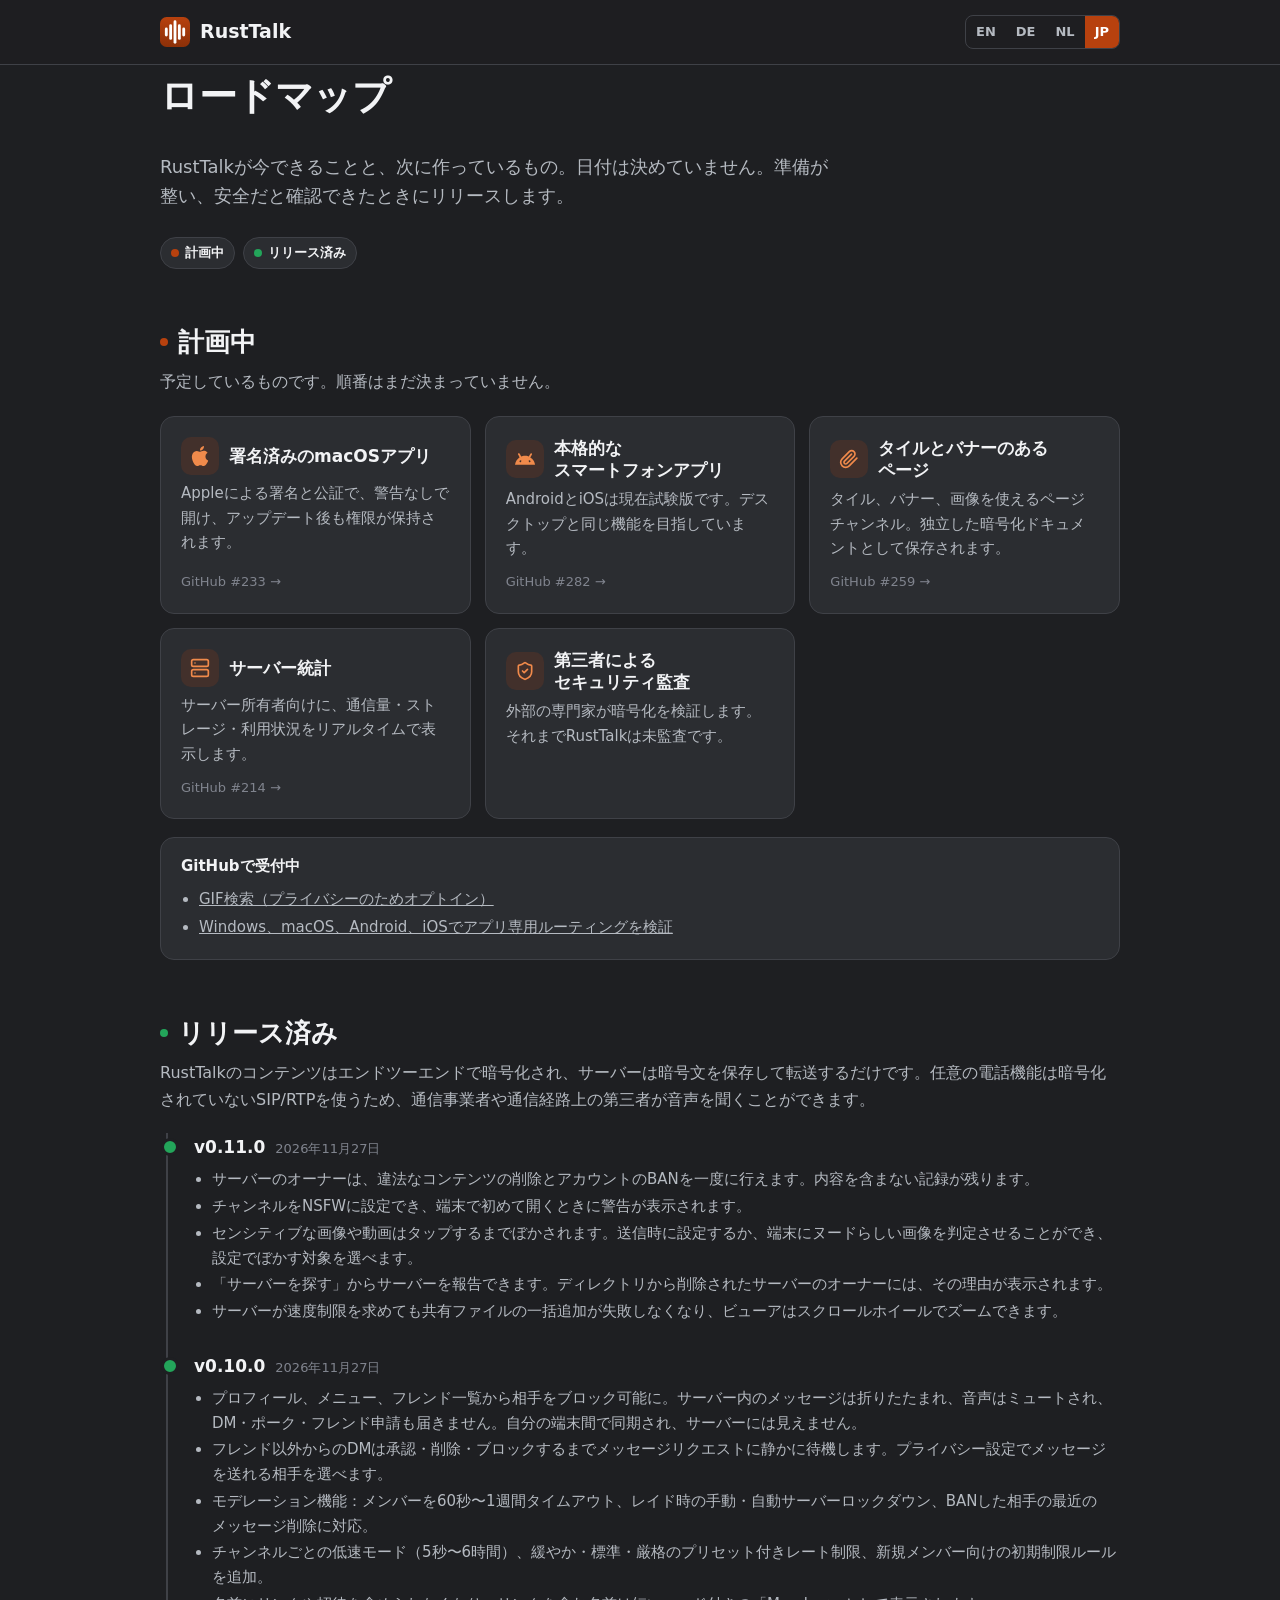
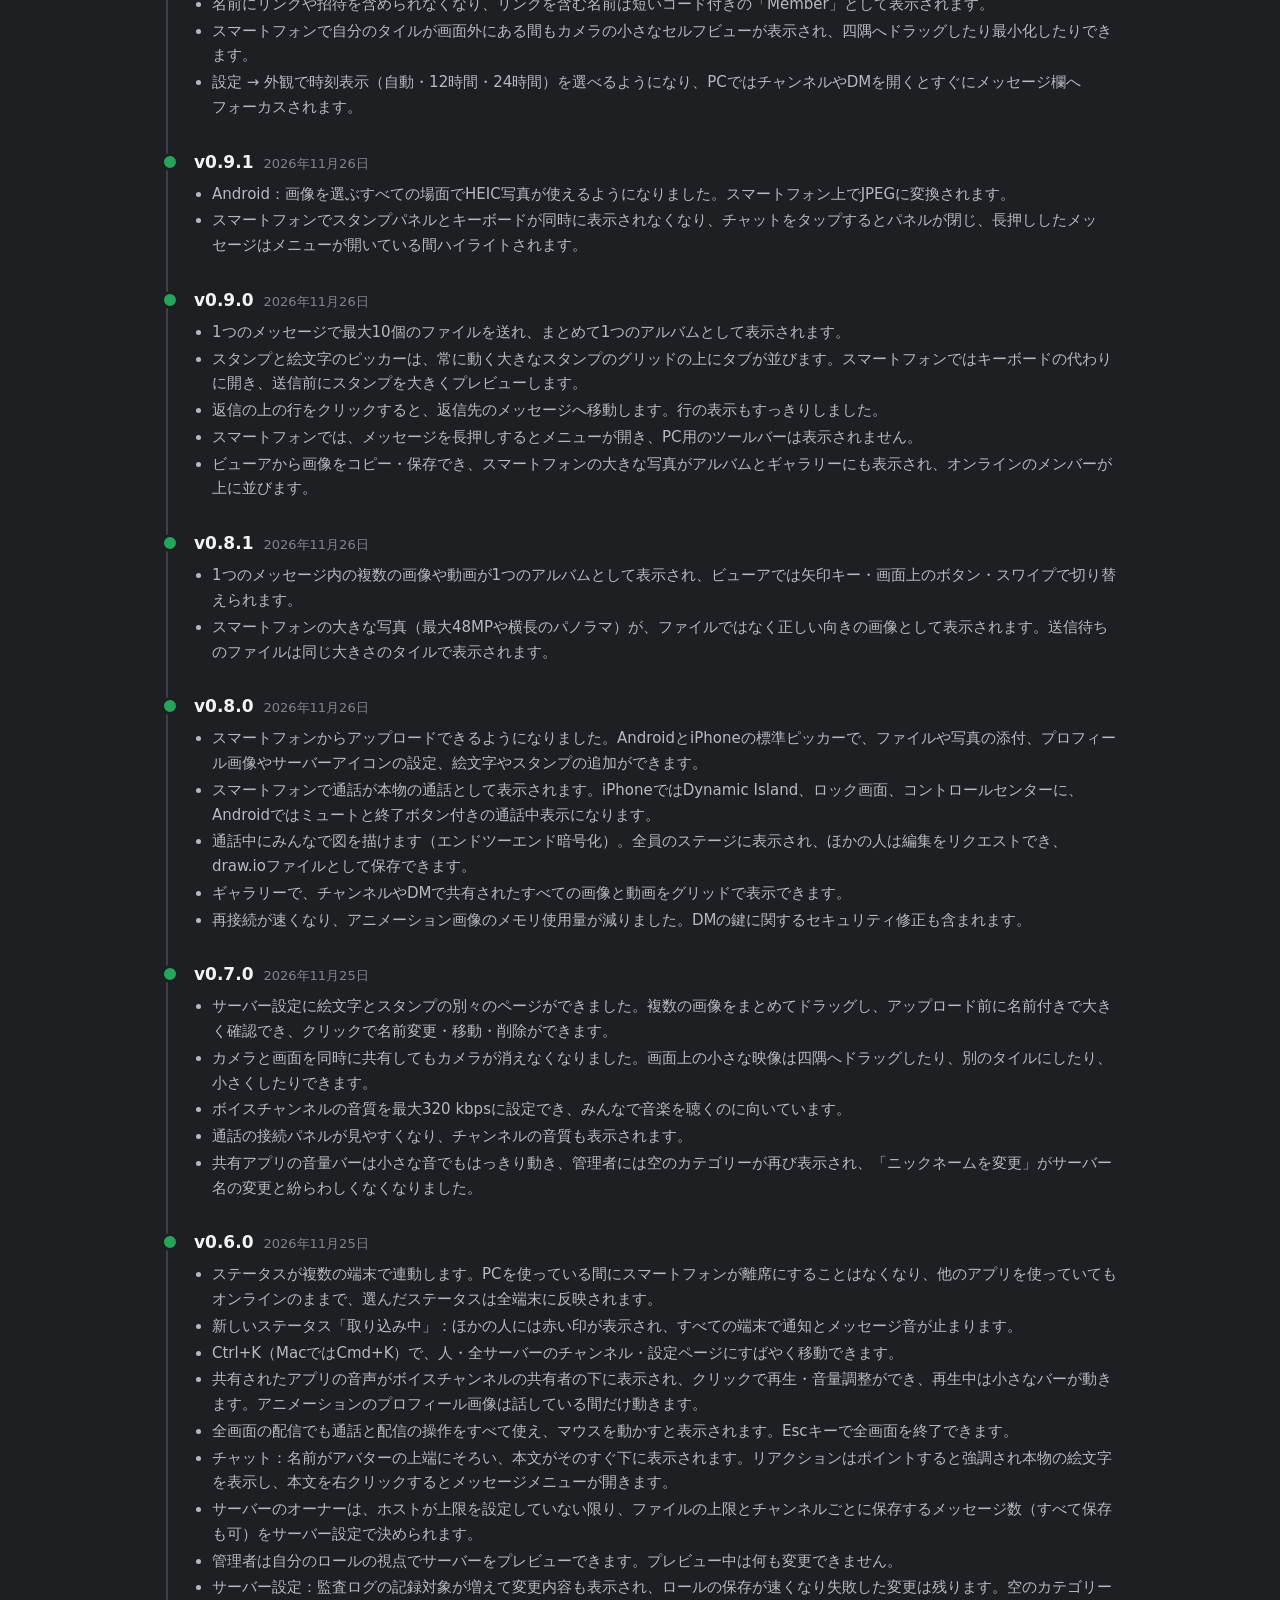
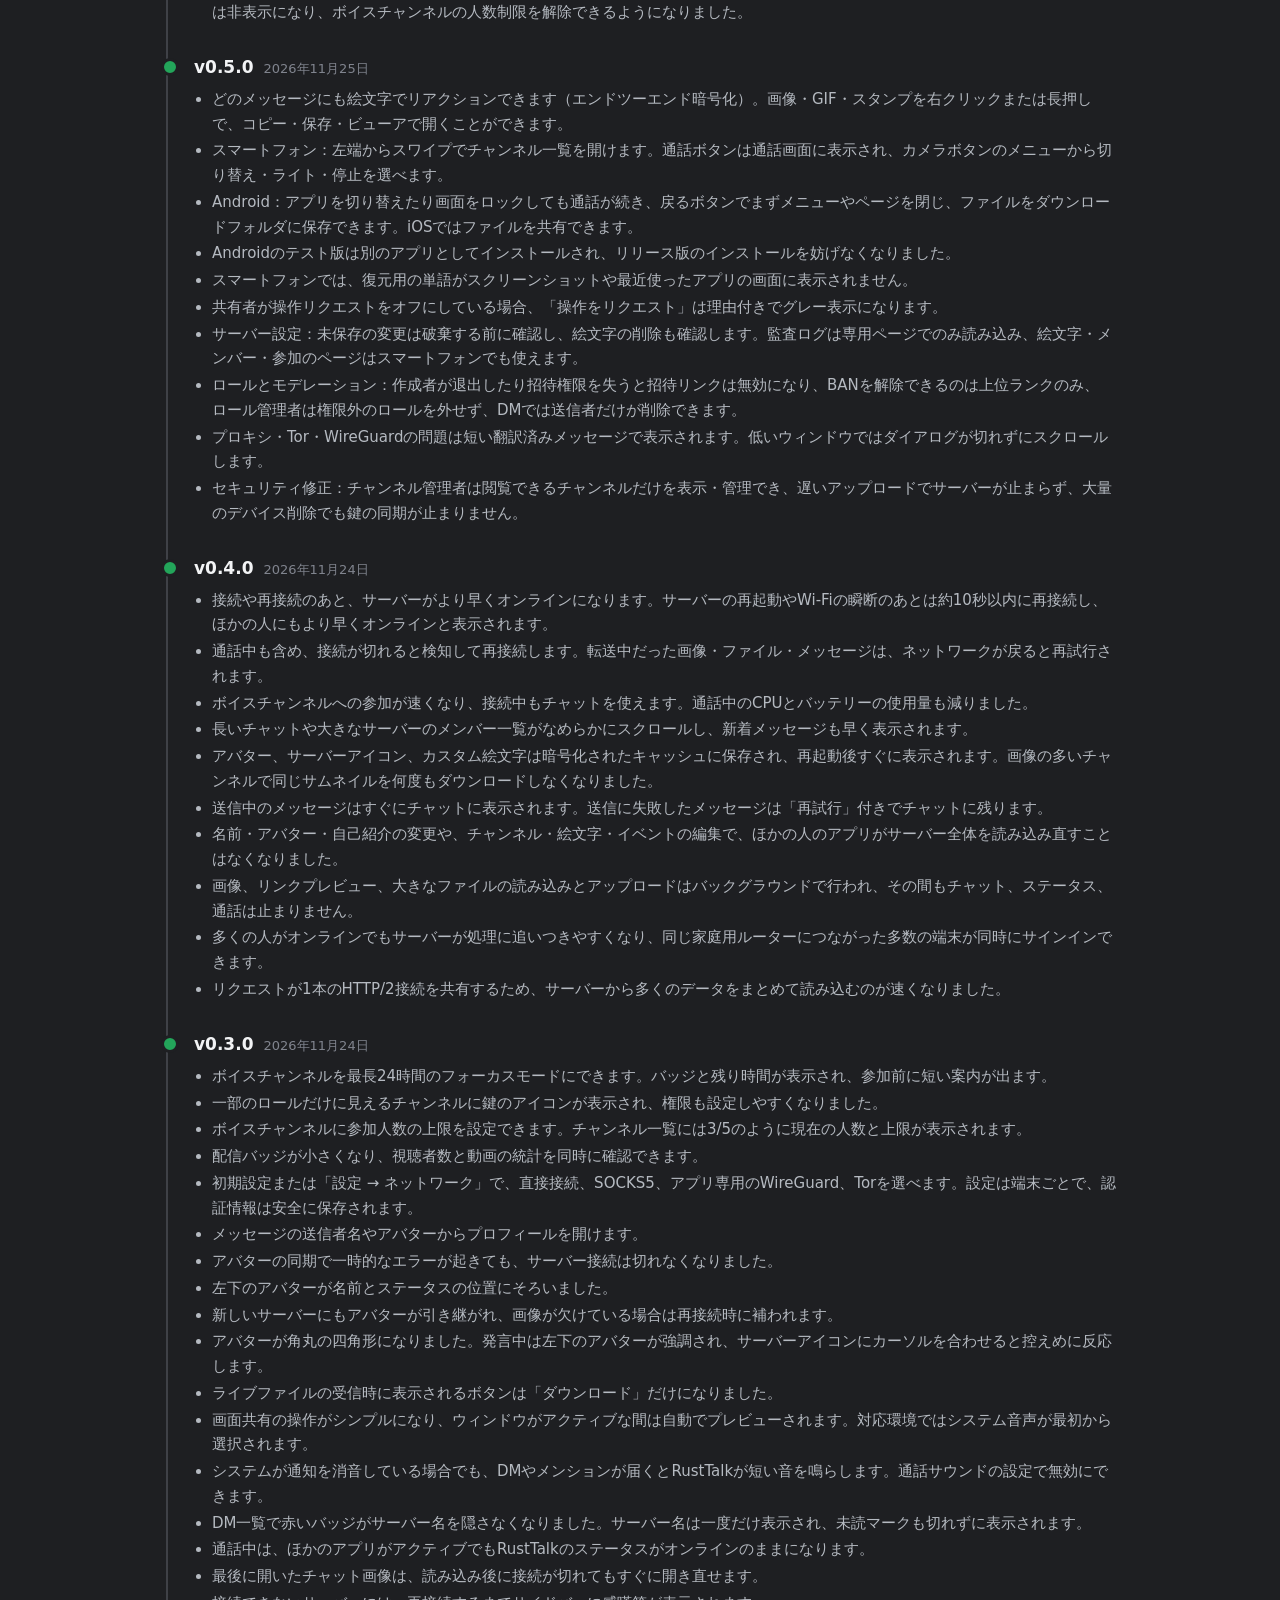
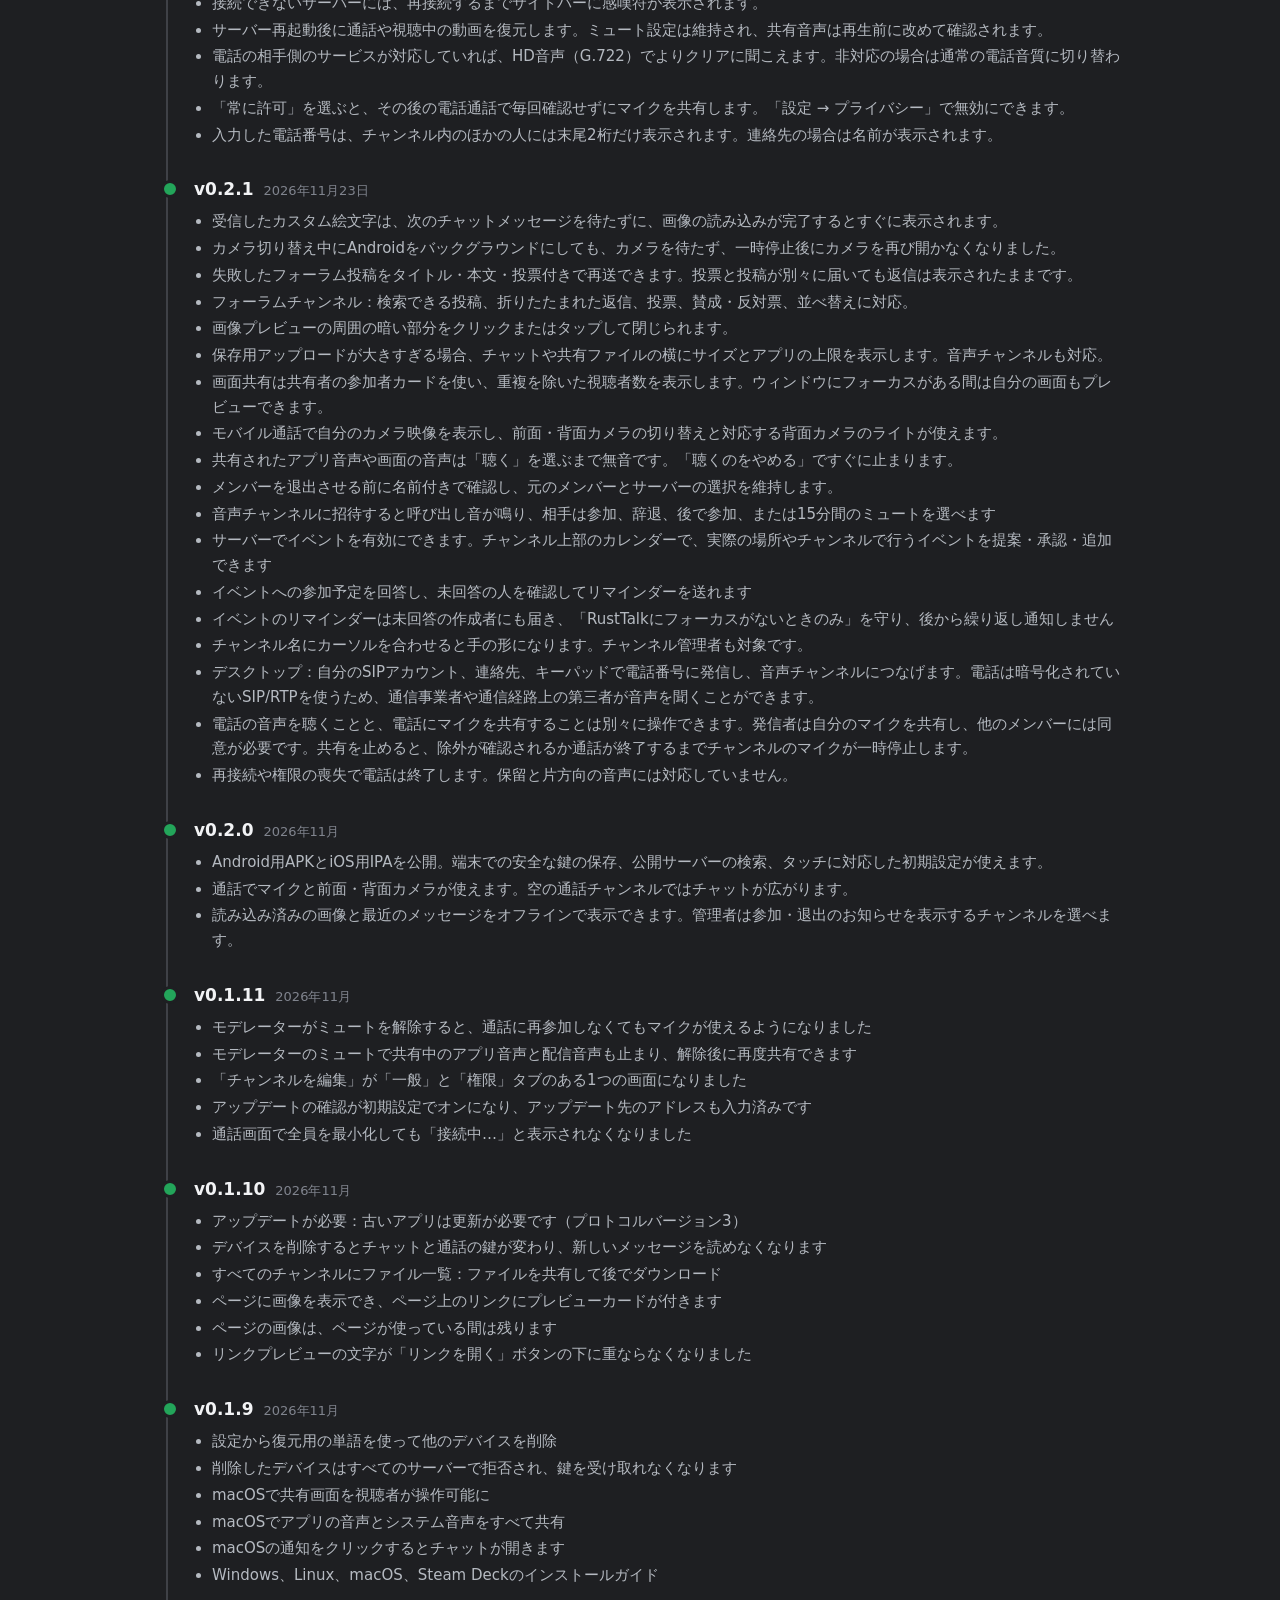
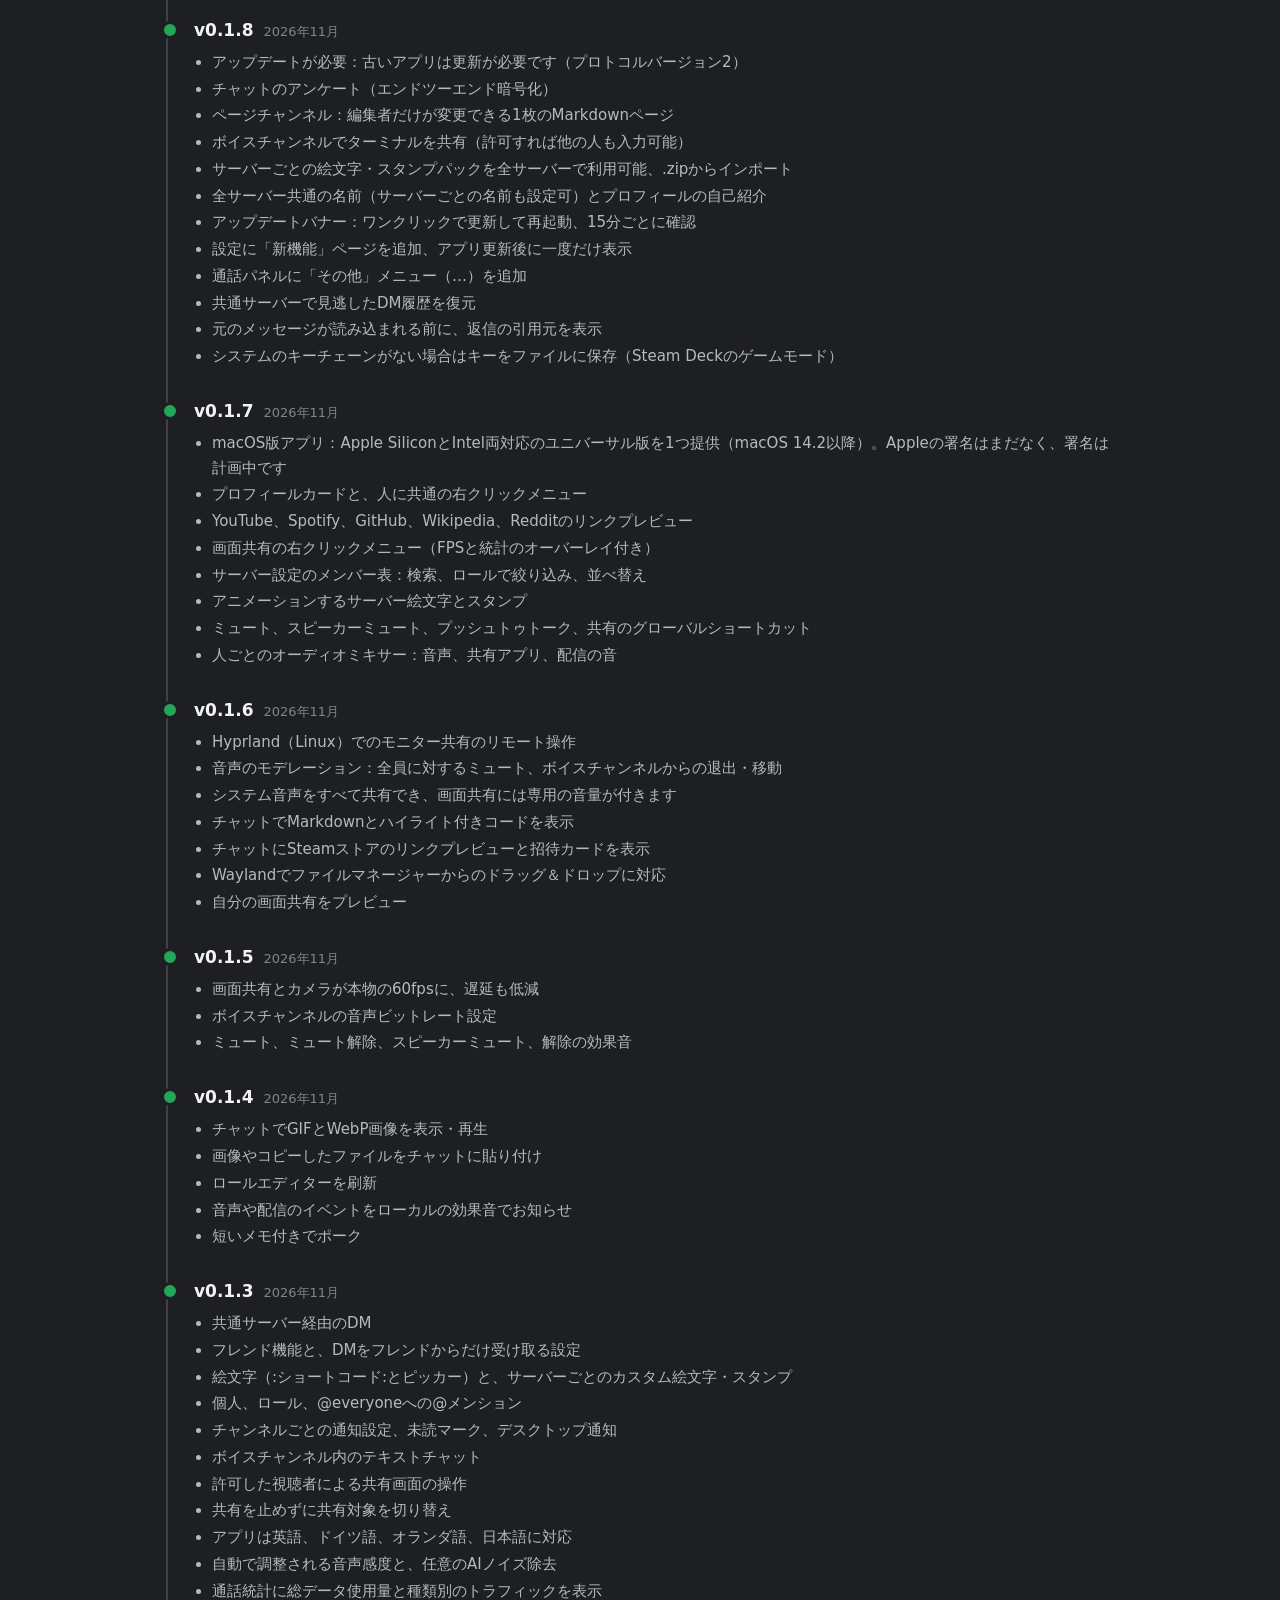
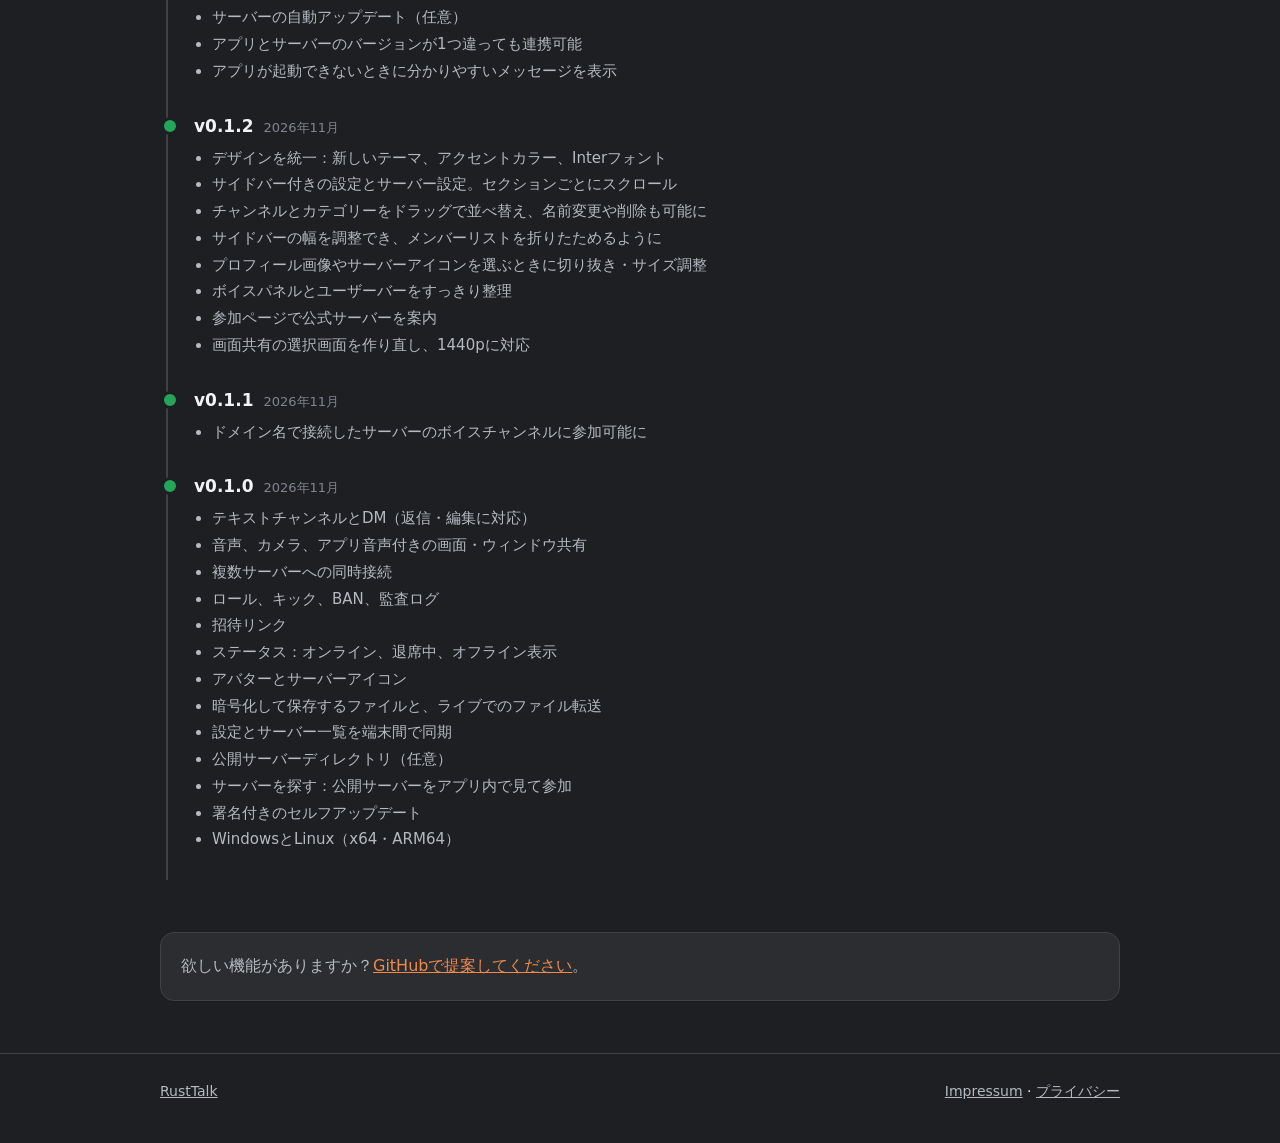
<file: ja/roadmap.html>
<!doctype html>
<!-- Generated from src/roadmap.html by scripts/build.cjs. Edit the source, then run make build. -->
<html lang="ja">
<head>
<meta charset="utf-8">
<meta http-equiv="Content-Security-Policy" content="default-src 'none'; script-src 'sha256-AUztV3o960bddpkqRguNqf8qSseMbFfu2VMeRINGO8E='; style-src 'self' 'unsafe-inline'; img-src 'self' data:; connect-src 'self'; base-uri 'none'; form-action 'none'">
<meta name="viewport" content="width=device-width, initial-scale=1">
<link rel="canonical" href="https://rusttalk.com/ja/roadmap.html">
<link rel="alternate" hreflang="en" href="https://rusttalk.com/roadmap.html">
<link rel="alternate" hreflang="de" href="https://rusttalk.com/de/roadmap.html">
<link rel="alternate" hreflang="nl" href="https://rusttalk.com/nl/roadmap.html">
<link rel="alternate" hreflang="ja" href="https://rusttalk.com/ja/roadmap.html">
<link rel="alternate" hreflang="x-default" href="https://rusttalk.com/roadmap.html">
<meta property="og:url" content="https://rusttalk.com/ja/roadmap.html">
<meta property="og:locale" content="ja_JP">
<title>ロードマップ – RustTalk</title>
<meta name="description" content="RustTalkでできることと、今後の予定。">
<link rel="icon" href="../favicon.svg?v=rust" type="image/svg+xml">
<link rel="apple-touch-icon" href="../img/apple-touch-icon.png?v=rust">
<link rel="stylesheet" href="../legal.css?v=3">
<style>
.wrap.wide{max-width:1000px}
.lead{font-size:18px;color:var(--muted);max-width:680px;margin:0 0 26px}
.legend{display:flex;flex-wrap:wrap;gap:8px;margin:0 0 8px}
.chip{display:inline-flex;align-items:center;gap:6px;font-size:13px;font-weight:600;padding:4px 10px;border-radius:999px;border:1px solid var(--line);background:var(--bg2);color:var(--text);white-space:nowrap}
.dot{width:8px;height:8px;border-radius:50%;flex:none}
.c-plan .dot,.dot.plan{background:#b7410e}.c-done .dot,.dot.done{background:#23a55a}
section{margin-top:52px}
section>h2{display:flex;align-items:center;gap:10px;font-size:26px;margin:0 0 6px}
section>p{margin:0 0 20px}
.cards{display:grid;grid-template-columns:repeat(auto-fill,minmax(280px,1fr));gap:14px}
.card{background:var(--bg2);border:1px solid var(--line);border-radius:14px;padding:20px;display:flex;flex-direction:column;gap:6px}
.card .top{display:flex;align-items:center;gap:10px}
.card .ic{width:38px;height:38px;border-radius:10px;display:grid;place-items:center;flex:none;background:rgba(183,65,14,.16);color:#f08a4b}
.card .ic svg{width:20px;height:20px}
.card h3{margin:0;font-size:17px;line-height:1.3}
.card p{margin:0;font-size:15px}
.card a.issue{font-size:13px;color:var(--dim);text-decoration:none;margin-top:auto;padding-top:4px}
.card a.issue:hover{color:var(--text)}
.more{margin-top:18px;background:var(--bg2);border:1px solid var(--line);border-radius:14px;padding:16px 20px}
.more h3{margin:0 0 8px;font-size:15px;color:var(--text)}
.more ul{margin:0;padding-left:18px;color:var(--muted);font-size:15px}
.more li{margin:3px 0}
.more a{color:var(--muted)}
.more .n{color:var(--dim);font-size:13px}
.timeline{position:relative;margin-left:6px;padding-left:26px;border-left:2px solid var(--line)}
.rel{position:relative;padding:0 0 26px}
.rel::before{content:"";position:absolute;left:-33px;top:5px;width:12px;height:12px;border-radius:50%;background:#23a55a;border:3px solid var(--bg)}
.rel h3{margin:0;font-size:17px;display:flex;align-items:baseline;gap:10px;flex-wrap:wrap}
.rel h3 small{font-weight:400;color:var(--dim);font-size:13px}
.rel ul{margin:6px 0 0;padding-left:18px;color:var(--muted);font-size:15px}
.rel li{margin:2px 0}
.cta{margin:52px 0;background:var(--bg2);border:1px solid var(--line);border-radius:14px;padding:20px;color:var(--muted)}
.cta a{color:#f08a4b}
@media(max-width:560px){.cards{grid-template-columns:1fr}section>h2{font-size:22px}.timeline{padding-left:20px}.rel::before{left:-27px}}
.more ul+h3{margin-top:18px}
</style>
</head>
<body>
<svg width="0" height="0" style="position:absolute" aria-hidden="true">
<!-- Apple and Android logos: Simple Icons, CC0 (simpleicons.org). Other icons: Lucide, ISC (lucide.dev). -->
<symbol id="i-apple" viewBox="0 0 24 24"><path fill="currentColor" d="M12.152 6.896c-.948 0-2.415-1.078-3.96-1.04-2.04.027-3.91 1.183-4.961 3.014-2.117 3.675-.546 9.103 1.519 12.09 1.013 1.454 2.208 3.09 3.792 3.039 1.52-.065 2.09-.987 3.935-.987 1.831 0 2.35.987 3.96.948 1.637-.026 2.676-1.48 3.676-2.948 1.156-1.688 1.636-3.325 1.662-3.415-.039-.013-3.182-1.221-3.22-4.857-.026-3.04 2.48-4.494 2.597-4.559-1.429-2.09-3.623-2.324-4.39-2.376-2-.156-3.675 1.09-4.61 1.09zM15.53 3.83c.843-1.012 1.4-2.427 1.245-3.83-1.207.052-2.662.805-3.532 1.818-.78.896-1.454 2.338-1.273 3.714 1.338.104 2.715-.688 3.559-1.701"/></symbol>
<symbol id="i-android" viewBox="0 0 24 24"><path fill="currentColor" d="M18.4395 5.5586c-.675 1.1664-1.352 2.3318-2.0274 3.498-.0366-.0155-.0742-.0286-.1113-.043-1.8249-.6957-3.484-.8-4.42-.787-1.8551.0185-3.3544.4643-4.2597.8203-.084-.1494-1.7526-3.021-2.0215-3.4864a1.1451 1.1451 0 0 0-.1406-.1914c-.3312-.364-.9054-.4859-1.379-.203-.475.282-.7136.9361-.3886 1.5019 1.9466 3.3696-.0966-.2158 1.9473 3.3593.0172.031-.4946.2642-1.3926 1.0177C2.8987 12.176.452 14.772 0 18.9902h24c-.119-1.1108-.3686-2.099-.7461-3.0683-.7438-1.9118-1.8435-3.2928-2.7402-4.1836a12.1048 12.1048 0 0 0-2.1309-1.6875c.6594-1.122 1.312-2.2559 1.9649-3.3848.2077-.3615.1886-.7956-.0079-1.1191a1.1001 1.1001 0 0 0-.8515-.5332c-.5225-.0536-.9392.3128-1.0488.5449zm-.0391 8.461c.3944.5926.324 1.3306-.1563 1.6503-.4799.3197-1.188.0985-1.582-.4941-.3944-.5927-.324-1.3307.1563-1.6504.4727-.315 1.1812-.1086 1.582.4941zM7.207 13.5273c.4803.3197.5506 1.0577.1563 1.6504-.394.5926-1.1038.8138-1.584.4941-.48-.3197-.5503-1.0577-.1563-1.6504.4008-.6021 1.1087-.8106 1.584-.4941z"/></symbol>
<symbol id="i-server" viewBox="0 0 24 24"><g fill="none" stroke="currentColor" stroke-width="2" stroke-linecap="round" stroke-linejoin="round"><rect width="20" height="8" x="2" y="2" rx="2" ry="2"/><rect width="20" height="8" x="2" y="14" rx="2" ry="2"/><path d="M6 6h.01M6 18h.01"/></g></symbol>
<symbol id="f-file" viewBox="0 0 24 24"><g fill="none" stroke="currentColor" stroke-width="2" stroke-linecap="round" stroke-linejoin="round"><path d="m21.44 11.05-9.19 9.19a6 6 0 0 1-8.49-8.49l8.57-8.57A4 4 0 1 1 18 8.84l-8.59 8.57a2 2 0 0 1-2.83-2.83l8.49-8.48"/></g></symbol>
<symbol id="f-shield" viewBox="0 0 24 24"><g fill="none" stroke="currentColor" stroke-width="2" stroke-linecap="round" stroke-linejoin="round"><path d="M20 13c0 5-3.5 7.5-7.66 8.95a1 1 0 0 1-.67-.01C7.5 20.5 4 18 4 13V6a1 1 0 0 1 1-1c2 0 4.5-1.2 6.24-2.72a1.17 1.17 0 0 1 1.52 0C14.51 3.81 17 5 19 5a1 1 0 0 1 1 1z"/><path d="m9 12 2 2 4-4"/></g></symbol>
</svg>
<nav><div class="wrap wide">
  <a class="brand" href="./"><img src="../favicon.svg?v=rust" alt="" width="30" height="30">RustTalk</a>
  <div class="lang" role="group" aria-label="Language"><a href="../roadmap.html" data-set="en" hreflang="en" lang="en">EN</a><a href="../de/roadmap.html" data-set="de" hreflang="de" lang="de">DE</a><a href="../nl/roadmap.html" data-set="nl" hreflang="nl" lang="nl">NL</a><a href="../ja/roadmap.html" data-set="ja" hreflang="ja" lang="ja" class="on" aria-current="page">JP</a></div>
</div></nav>

<main class="wrap wide">
  <h1><span data-l="ja">ロードマップ</span></h1>
  <p class="lead" data-l="ja">RustTalkが今できることと、次に作っているもの。日付は決めていません。準備が整い、安全だと確認できたときにリリースします。</p>
  <div class="legend">
    <span class="chip c-plan"><span class="dot"></span><span data-l="ja">計画中</span></span>
    <span class="chip c-done"><span class="dot"></span><span data-l="ja">リリース済み</span></span>
  </div>

  <section id="planned">
    <h2><span class="dot plan"></span><span data-l="ja">計画中</span></h2>
    <p data-l="ja">予定しているものです。順番はまだ決まっていません。</p>
    <div class="cards">
      <div class="card"><div class="top"><div class="ic"><svg aria-hidden="true"><use href="#i-apple"/></svg></div><h3 data-l="ja">署名済みのmacOSアプリ</h3></div>
        <p data-l="ja">Appleによる署名と公証で、警告なしで開け、アップデート後も権限が保持されます。</p>
        <a class="issue" href="https://github.com/rusttalkcrew/rusttalk-next/issues/233" rel="noopener">GitHub #233 →</a></div>
      <div class="card"><div class="top"><div class="ic"><svg aria-hidden="true"><use href="#i-android"/></svg></div><h3 data-l="ja">本格的なスマートフォンアプリ</h3></div>
        <p data-l="ja">AndroidとiOSは現在試験版です。デスクトップと同じ機能を目指しています。</p>
        <a class="issue" href="https://github.com/rusttalkcrew/rusttalk-next/issues/282" rel="noopener">GitHub #282 →</a></div>
      <div class="card"><div class="top"><div class="ic"><svg aria-hidden="true"><use href="#f-file"/></svg></div><h3 data-l="ja">タイルとバナーのあるページ</h3></div>
        <p data-l="ja">タイル、バナー、画像を使えるページチャンネル。独立した暗号化ドキュメントとして保存されます。</p>
        <a class="issue" href="https://github.com/rusttalkcrew/rusttalk-next/issues/259" rel="noopener">GitHub #259 →</a></div>
      <div class="card"><div class="top"><div class="ic"><svg aria-hidden="true"><use href="#i-server"/></svg></div><h3 data-l="ja">サーバー統計</h3></div>
        <p data-l="ja">サーバー所有者向けに、通信量・ストレージ・利用状況をリアルタイムで表示します。</p>
        <a class="issue" href="https://github.com/rusttalkcrew/rusttalk-next/issues/214" rel="noopener">GitHub #214 →</a></div>
      <div class="card"><div class="top"><div class="ic"><svg aria-hidden="true"><use href="#f-shield"/></svg></div><h3 data-l="ja">第三者によるセキュリティ監査</h3></div>
        <p data-l="ja">外部の専門家が暗号化を検証します。それまでRustTalkは未監査です。</p></div>
    </div>
    <div class="more">
      <h3 data-l="ja">GitHubで受付中</h3>
      <ul>
        <li><a href="https://github.com/rusttalkcrew/rusttalk-next/issues/159" rel="noopener"><span data-l="ja">GIF検索（プライバシーのためオプトイン）</span></a></li>
        <li><a href="https://github.com/rusttalkcrew/rusttalk-next/issues/335" rel="noopener"><span data-l="ja">Windows、macOS、Android、iOSでアプリ専用ルーティングを検証</span></a></li>
      </ul>
    </div>
  </section>

  <section id="shipped">
    <h2><span class="dot done"></span><span data-l="ja">リリース済み</span></h2>
    <p data-l="ja">RustTalkのコンテンツはエンドツーエンドで暗号化され、サーバーは暗号文を保存して転送するだけです。任意の電話機能は暗号化されていないSIP/RTPを使うため、通信事業者や通信経路上の第三者が音声を聞くことができます。</p>
    <div class="timeline">
      <div class="rel"><h3>v0.11.0 <small><time datetime="2026-11-27"><span data-l="ja">2026年11月27日</span></time></small></h3>
        <ul data-l="ja"><li>サーバーのオーナーは、違法なコンテンツの削除とアカウントのBANを一度に行えます。内容を含まない記録が残ります。</li><li>チャンネルをNSFWに設定でき、端末で初めて開くときに警告が表示されます。</li><li>センシティブな画像や動画はタップするまでぼかされます。送信時に設定するか、端末にヌードらしい画像を判定させることができ、設定でぼかす対象を選べます。</li><li>「サーバーを探す」からサーバーを報告できます。ディレクトリから削除されたサーバーのオーナーには、その理由が表示されます。</li><li>サーバーが速度制限を求めても共有ファイルの一括追加が失敗しなくなり、ビューアはスクロールホイールでズームできます。</li></ul>
      </div>
      <div class="rel"><h3>v0.10.0 <small><time datetime="2026-11-27"><span data-l="ja">2026年11月27日</span></time></small></h3>
        <ul data-l="ja"><li>プロフィール、メニュー、フレンド一覧から相手をブロック可能に。サーバー内のメッセージは折りたたまれ、音声はミュートされ、DM・ポーク・フレンド申請も届きません。自分の端末間で同期され、サーバーには見えません。</li><li>フレンド以外からのDMは承認・削除・ブロックするまでメッセージリクエストに静かに待機します。プライバシー設定でメッセージを送れる相手を選べます。</li><li>モデレーション機能：メンバーを60秒〜1週間タイムアウト、レイド時の手動・自動サーバーロックダウン、BANした相手の最近のメッセージ削除に対応。</li><li>チャンネルごとの低速モード（5秒〜6時間）、緩やか・標準・厳格のプリセット付きレート制限、新規メンバー向けの初期制限ルールを追加。</li><li>名前にリンクや招待を含められなくなり、リンクを含む名前は短いコード付きの「Member」として表示されます。</li><li>スマートフォンで自分のタイルが画面外にある間もカメラの小さなセルフビューが表示され、四隅へドラッグしたり最小化したりできます。</li><li>設定 → 外観で時刻表示（自動・12時間・24時間）を選べるようになり、PCではチャンネルやDMを開くとすぐにメッセージ欄へフォーカスされます。</li></ul>
      </div>
      <div class="rel"><h3>v0.9.1 <small><time datetime="2026-11-26"><span data-l="ja">2026年11月26日</span></time></small></h3>
        <ul data-l="ja"><li>Android：画像を選ぶすべての場面でHEIC写真が使えるようになりました。スマートフォン上でJPEGに変換されます。</li><li>スマートフォンでスタンプパネルとキーボードが同時に表示されなくなり、チャットをタップするとパネルが閉じ、長押ししたメッセージはメニューが開いている間ハイライトされます。</li></ul>
      </div>
      <div class="rel"><h3>v0.9.0 <small><time datetime="2026-11-26"><span data-l="ja">2026年11月26日</span></time></small></h3>
        <ul data-l="ja"><li>1つのメッセージで最大10個のファイルを送れ、まとめて1つのアルバムとして表示されます。</li><li>スタンプと絵文字のピッカーは、常に動く大きなスタンプのグリッドの上にタブが並びます。スマートフォンではキーボードの代わりに開き、送信前にスタンプを大きくプレビューします。</li><li>返信の上の行をクリックすると、返信先のメッセージへ移動します。行の表示もすっきりしました。</li><li>スマートフォンでは、メッセージを長押しするとメニューが開き、PC用のツールバーは表示されません。</li><li>ビューアから画像をコピー・保存でき、スマートフォンの大きな写真がアルバムとギャラリーにも表示され、オンラインのメンバーが上に並びます。</li></ul>
      </div>
      <div class="rel"><h3>v0.8.1 <small><time datetime="2026-11-26"><span data-l="ja">2026年11月26日</span></time></small></h3>
        <ul data-l="ja"><li>1つのメッセージ内の複数の画像や動画が1つのアルバムとして表示され、ビューアでは矢印キー・画面上のボタン・スワイプで切り替えられます。</li><li>スマートフォンの大きな写真（最大48MPや横長のパノラマ）が、ファイルではなく正しい向きの画像として表示されます。送信待ちのファイルは同じ大きさのタイルで表示されます。</li></ul>
      </div>
      <div class="rel"><h3>v0.8.0 <small><time datetime="2026-11-26"><span data-l="ja">2026年11月26日</span></time></small></h3>
        <ul data-l="ja"><li>スマートフォンからアップロードできるようになりました。AndroidとiPhoneの標準ピッカーで、ファイルや写真の添付、プロフィール画像やサーバーアイコンの設定、絵文字やスタンプの追加ができます。</li><li>スマートフォンで通話が本物の通話として表示されます。iPhoneではDynamic Island、ロック画面、コントロールセンターに、Androidではミュートと終了ボタン付きの通話中表示になります。</li><li>通話中にみんなで図を描けます（エンドツーエンド暗号化）。全員のステージに表示され、ほかの人は編集をリクエストでき、draw.ioファイルとして保存できます。</li><li>ギャラリーで、チャンネルやDMで共有されたすべての画像と動画をグリッドで表示できます。</li><li>再接続が速くなり、アニメーション画像のメモリ使用量が減りました。DMの鍵に関するセキュリティ修正も含まれます。</li></ul>
      </div>
      <div class="rel"><h3>v0.7.0 <small><time datetime="2026-11-25"><span data-l="ja">2026年11月25日</span></time></small></h3>
        <ul data-l="ja"><li>サーバー設定に絵文字とスタンプの別々のページができました。複数の画像をまとめてドラッグし、アップロード前に名前付きで大きく確認でき、クリックで名前変更・移動・削除ができます。</li><li>カメラと画面を同時に共有してもカメラが消えなくなりました。画面上の小さな映像は四隅へドラッグしたり、別のタイルにしたり、小さくしたりできます。</li><li>ボイスチャンネルの音質を最大320 kbpsに設定でき、みんなで音楽を聴くのに向いています。</li><li>通話の接続パネルが見やすくなり、チャンネルの音質も表示されます。</li><li>共有アプリの音量バーは小さな音でもはっきり動き、管理者には空のカテゴリーが再び表示され、「ニックネームを変更」がサーバー名の変更と紛らわしくなくなりました。</li></ul>
      </div>
      <div class="rel"><h3>v0.6.0 <small><time datetime="2026-11-25"><span data-l="ja">2026年11月25日</span></time></small></h3>
        <ul data-l="ja"><li>ステータスが複数の端末で連動します。PCを使っている間にスマートフォンが離席にすることはなくなり、他のアプリを使っていてもオンラインのままで、選んだステータスは全端末に反映されます。</li><li>新しいステータス「取り込み中」：ほかの人には赤い印が表示され、すべての端末で通知とメッセージ音が止まります。</li><li>Ctrl+K（MacではCmd+K）で、人・全サーバーのチャンネル・設定ページにすばやく移動できます。</li><li>共有されたアプリの音声がボイスチャンネルの共有者の下に表示され、クリックで再生・音量調整ができ、再生中は小さなバーが動きます。アニメーションのプロフィール画像は話している間だけ動きます。</li><li>全画面の配信でも通話と配信の操作をすべて使え、マウスを動かすと表示されます。Escキーで全画面を終了できます。</li><li>チャット：名前がアバターの上端にそろい、本文がそのすぐ下に表示されます。リアクションはポイントすると強調され本物の絵文字を表示し、本文を右クリックするとメッセージメニューが開きます。</li><li>サーバーのオーナーは、ホストが上限を設定していない限り、ファイルの上限とチャンネルごとに保存するメッセージ数（すべて保存も可）をサーバー設定で決められます。</li><li>管理者は自分のロールの視点でサーバーをプレビューできます。プレビュー中は何も変更できません。</li><li>サーバー設定：監査ログの記録対象が増えて変更内容も表示され、ロールの保存が速くなり失敗した変更は残ります。空のカテゴリーは非表示になり、ボイスチャンネルの人数制限を解除できるようになりました。</li></ul>
      </div>
      <div class="rel"><h3>v0.5.0 <small><time datetime="2026-11-25"><span data-l="ja">2026年11月25日</span></time></small></h3>
        <ul data-l="ja"><li>どのメッセージにも絵文字でリアクションできます（エンドツーエンド暗号化）。画像・GIF・スタンプを右クリックまたは長押しで、コピー・保存・ビューアで開くことができます。</li><li>スマートフォン：左端からスワイプでチャンネル一覧を開けます。通話ボタンは通話画面に表示され、カメラボタンのメニューから切り替え・ライト・停止を選べます。</li><li>Android：アプリを切り替えたり画面をロックしても通話が続き、戻るボタンでまずメニューやページを閉じ、ファイルをダウンロードフォルダに保存できます。iOSではファイルを共有できます。</li><li>Androidのテスト版は別のアプリとしてインストールされ、リリース版のインストールを妨げなくなりました。</li><li>スマートフォンでは、復元用の単語がスクリーンショットや最近使ったアプリの画面に表示されません。</li><li>共有者が操作リクエストをオフにしている場合、「操作をリクエスト」は理由付きでグレー表示になります。</li><li>サーバー設定：未保存の変更は破棄する前に確認し、絵文字の削除も確認します。監査ログは専用ページでのみ読み込み、絵文字・メンバー・参加のページはスマートフォンでも使えます。</li><li>ロールとモデレーション：作成者が退出したり招待権限を失うと招待リンクは無効になり、BANを解除できるのは上位ランクのみ、ロール管理者は権限外のロールを外せず、DMでは送信者だけが削除できます。</li><li>プロキシ・Tor・WireGuardの問題は短い翻訳済みメッセージで表示されます。低いウィンドウではダイアログが切れずにスクロールします。</li><li>セキュリティ修正：チャンネル管理者は閲覧できるチャンネルだけを表示・管理でき、遅いアップロードでサーバーが止まらず、大量のデバイス削除でも鍵の同期が止まりません。</li></ul>
      </div>
      <div class="rel"><h3>v0.4.0 <small><time datetime="2026-11-24"><span data-l="ja">2026年11月24日</span></time></small></h3>
        <ul data-l="ja"><li>接続や再接続のあと、サーバーがより早くオンラインになります。サーバーの再起動やWi-Fiの瞬断のあとは約10秒以内に再接続し、ほかの人にもより早くオンラインと表示されます。</li><li>通話中も含め、接続が切れると検知して再接続します。転送中だった画像・ファイル・メッセージは、ネットワークが戻ると再試行されます。</li><li>ボイスチャンネルへの参加が速くなり、接続中もチャットを使えます。通話中のCPUとバッテリーの使用量も減りました。</li><li>長いチャットや大きなサーバーのメンバー一覧がなめらかにスクロールし、新着メッセージも早く表示されます。</li><li>アバター、サーバーアイコン、カスタム絵文字は暗号化されたキャッシュに保存され、再起動後すぐに表示されます。画像の多いチャンネルで同じサムネイルを何度もダウンロードしなくなりました。</li><li>送信中のメッセージはすぐにチャットに表示されます。送信に失敗したメッセージは「再試行」付きでチャットに残ります。</li><li>名前・アバター・自己紹介の変更や、チャンネル・絵文字・イベントの編集で、ほかの人のアプリがサーバー全体を読み込み直すことはなくなりました。</li><li>画像、リンクプレビュー、大きなファイルの読み込みとアップロードはバックグラウンドで行われ、その間もチャット、ステータス、通話は止まりません。</li><li>多くの人がオンラインでもサーバーが処理に追いつきやすくなり、同じ家庭用ルーターにつながった多数の端末が同時にサインインできます。</li><li>リクエストが1本のHTTP/2接続を共有するため、サーバーから多くのデータをまとめて読み込むのが速くなりました。</li></ul>
      </div>
      <div class="rel"><h3>v0.3.0 <small><time datetime="2026-11-24"><span data-l="ja">2026年11月24日</span></time></small></h3>
        <ul data-l="ja"><li>ボイスチャンネルを最長24時間のフォーカスモードにできます。バッジと残り時間が表示され、参加前に短い案内が出ます。</li><li>一部のロールだけに見えるチャンネルに鍵のアイコンが表示され、権限も設定しやすくなりました。</li><li>ボイスチャンネルに参加人数の上限を設定できます。チャンネル一覧には3/5のように現在の人数と上限が表示されます。</li><li>配信バッジが小さくなり、視聴者数と動画の統計を同時に確認できます。</li><li>初期設定または「設定 → ネットワーク」で、直接接続、SOCKS5、アプリ専用のWireGuard、Torを選べます。設定は端末ごとで、認証情報は安全に保存されます。</li><li>メッセージの送信者名やアバターからプロフィールを開けます。</li><li>アバターの同期で一時的なエラーが起きても、サーバー接続は切れなくなりました。</li><li>左下のアバターが名前とステータスの位置にそろいました。</li><li>新しいサーバーにもアバターが引き継がれ、画像が欠けている場合は再接続時に補われます。</li><li>アバターが角丸の四角形になりました。発言中は左下のアバターが強調され、サーバーアイコンにカーソルを合わせると控えめに反応します。</li><li>ライブファイルの受信時に表示されるボタンは「ダウンロード」だけになりました。</li><li>画面共有の操作がシンプルになり、ウィンドウがアクティブな間は自動でプレビューされます。対応環境ではシステム音声が最初から選択されます。</li><li>システムが通知を消音している場合でも、DMやメンションが届くとRustTalkが短い音を鳴らします。通話サウンドの設定で無効にできます。</li><li>DM一覧で赤いバッジがサーバー名を隠さなくなりました。サーバー名は一度だけ表示され、未読マークも切れずに表示されます。</li><li>通話中は、ほかのアプリがアクティブでもRustTalkのステータスがオンラインのままになります。</li><li>最後に開いたチャット画像は、読み込み後に接続が切れてもすぐに開き直せます。</li><li>接続できないサーバーには、再接続するまでサイドバーに感嘆符が表示されます。</li><li>サーバー再起動後に通話や視聴中の動画を復元します。ミュート設定は維持され、共有音声は再生前に改めて確認されます。</li><li>電話の相手側のサービスが対応していれば、HD音声（G.722）でよりクリアに聞こえます。非対応の場合は通常の電話音質に切り替わります。</li><li>「常に許可」を選ぶと、その後の電話通話で毎回確認せずにマイクを共有します。「設定 → プライバシー」で無効にできます。</li><li>入力した電話番号は、チャンネル内のほかの人には末尾2桁だけ表示されます。連絡先の場合は名前が表示されます。</li></ul>
      </div>
      <div class="rel"><h3>v0.2.1 <small><time datetime="2026-11-23"><span data-l="ja">2026年11月23日</span></time></small></h3>
        <ul data-l="ja"><li>受信したカスタム絵文字は、次のチャットメッセージを待たずに、画像の読み込みが完了するとすぐに表示されます。</li><li>カメラ切り替え中にAndroidをバックグラウンドにしても、カメラを待たず、一時停止後にカメラを再び開かなくなりました。</li><li>失敗したフォーラム投稿をタイトル・本文・投票付きで再送できます。投票と投稿が別々に届いても返信は表示されたままです。</li><li>フォーラムチャンネル：検索できる投稿、折りたたまれた返信、投票、賛成・反対票、並べ替えに対応。</li><li>画像プレビューの周囲の暗い部分をクリックまたはタップして閉じられます。</li><li>保存用アップロードが大きすぎる場合、チャットや共有ファイルの横にサイズとアプリの上限を表示します。音声チャンネルも対応。</li><li>画面共有は共有者の参加者カードを使い、重複を除いた視聴者数を表示します。ウィンドウにフォーカスがある間は自分の画面もプレビューできます。</li><li>モバイル通話で自分のカメラ映像を表示し、前面・背面カメラの切り替えと対応する背面カメラのライトが使えます。</li><li>共有されたアプリ音声や画面の音声は「聴く」を選ぶまで無音です。「聴くのをやめる」ですぐに止まります。</li><li>メンバーを退出させる前に名前付きで確認し、元のメンバーとサーバーの選択を維持します。</li><li>音声チャンネルに招待すると呼び出し音が鳴り、相手は参加、辞退、後で参加、または15分間のミュートを選べます</li><li>サーバーでイベントを有効にできます。チャンネル上部のカレンダーで、実際の場所やチャンネルで行うイベントを提案・承認・追加できます</li><li>イベントへの参加予定を回答し、未回答の人を確認してリマインダーを送れます</li><li>イベントのリマインダーは未回答の作成者にも届き、「RustTalkにフォーカスがないときのみ」を守り、後から繰り返し通知しません</li><li>チャンネル名にカーソルを合わせると手の形になります。チャンネル管理者も対象です。</li><li>デスクトップ：自分のSIPアカウント、連絡先、キーパッドで電話番号に発信し、音声チャンネルにつなげます。電話は暗号化されていないSIP/RTPを使うため、通信事業者や通信経路上の第三者が音声を聞くことができます。</li><li>電話の音声を聴くことと、電話にマイクを共有することは別々に操作できます。発信者は自分のマイクを共有し、他のメンバーには同意が必要です。共有を止めると、除外が確認されるか通話が終了するまでチャンネルのマイクが一時停止します。</li><li>再接続や権限の喪失で電話は終了します。保留と片方向の音声には対応していません。</li></ul>
      </div>
      <div class="rel"><h3>v0.2.0 <small><span data-l="ja">2026年11月</span></small></h3>
        <ul data-l="ja"><li>Android用APKとiOS用IPAを公開。端末での安全な鍵の保存、公開サーバーの検索、タッチに対応した初期設定が使えます。</li><li>通話でマイクと前面・背面カメラが使えます。空の通話チャンネルではチャットが広がります。</li><li>読み込み済みの画像と最近のメッセージをオフラインで表示できます。管理者は参加・退出のお知らせを表示するチャンネルを選べます。</li></ul>
      </div>
      <div class="rel"><h3>v0.1.11 <small><span data-l="ja">2026年11月</span></small></h3>
        <ul data-l="ja"><li>モデレーターがミュートを解除すると、通話に再参加しなくてもマイクが使えるようになりました</li><li>モデレーターのミュートで共有中のアプリ音声と配信音声も止まり、解除後に再度共有できます</li><li>「チャンネルを編集」が「一般」と「権限」タブのある1つの画面になりました</li><li>アップデートの確認が初期設定でオンになり、アップデート先のアドレスも入力済みです</li><li>通話画面で全員を最小化しても「接続中…」と表示されなくなりました</li></ul></div>
      <div class="rel"><h3>v0.1.10 <small><span data-l="ja">2026年11月</span></small></h3>
        <ul data-l="ja"><li>アップデートが必要：古いアプリは更新が必要です（プロトコルバージョン3）</li><li>デバイスを削除するとチャットと通話の鍵が変わり、新しいメッセージを読めなくなります</li><li>すべてのチャンネルにファイル一覧：ファイルを共有して後でダウンロード</li><li>ページに画像を表示でき、ページ上のリンクにプレビューカードが付きます</li><li>ページの画像は、ページが使っている間は残ります</li><li>リンクプレビューの文字が「リンクを開く」ボタンの下に重ならなくなりました</li></ul></div>
      <div class="rel"><h3>v0.1.9 <small><span data-l="ja">2026年11月</span></small></h3>
        <ul data-l="ja"><li>設定から復元用の単語を使って他のデバイスを削除</li><li>削除したデバイスはすべてのサーバーで拒否され、鍵を受け取れなくなります</li><li>macOSで共有画面を視聴者が操作可能に</li><li>macOSでアプリの音声とシステム音声をすべて共有</li><li>macOSの通知をクリックするとチャットが開きます</li><li>Windows、Linux、macOS、Steam Deckのインストールガイド</li></ul></div>
      <div class="rel"><h3>v0.1.8 <small><span data-l="ja">2026年11月</span></small></h3>
        <ul data-l="ja"><li>アップデートが必要：古いアプリは更新が必要です（プロトコルバージョン2）</li><li>チャットのアンケート（エンドツーエンド暗号化）</li><li>ページチャンネル：編集者だけが変更できる1枚のMarkdownページ</li><li>ボイスチャンネルでターミナルを共有（許可すれば他の人も入力可能）</li><li>サーバーごとの絵文字・スタンプパックを全サーバーで利用可能、.zipからインポート</li><li>全サーバー共通の名前（サーバーごとの名前も設定可）とプロフィールの自己紹介</li><li>アップデートバナー：ワンクリックで更新して再起動、15分ごとに確認</li><li>設定に「新機能」ページを追加、アプリ更新後に一度だけ表示</li><li>通話パネルに「その他」メニュー（…）を追加</li><li>共通サーバーで見逃したDM履歴を復元</li><li>元のメッセージが読み込まれる前に、返信の引用元を表示</li><li>システムのキーチェーンがない場合はキーをファイルに保存（Steam Deckのゲームモード）</li></ul></div>
      <div class="rel"><h3>v0.1.7 <small><span data-l="ja">2026年11月</span></small></h3>
        <ul data-l="ja"><li>macOS版アプリ：Apple SiliconとIntel両対応のユニバーサル版を1つ提供（macOS 14.2以降）。Appleの署名はまだなく、署名は計画中です</li><li>プロフィールカードと、人に共通の右クリックメニュー</li><li>YouTube、Spotify、GitHub、Wikipedia、Redditのリンクプレビュー</li><li>画面共有の右クリックメニュー（FPSと統計のオーバーレイ付き）</li><li>サーバー設定のメンバー表：検索、ロールで絞り込み、並べ替え</li><li>アニメーションするサーバー絵文字とスタンプ</li><li>ミュート、スピーカーミュート、プッシュトゥトーク、共有のグローバルショートカット</li><li>人ごとのオーディオミキサー：音声、共有アプリ、配信の音</li></ul></div>
      <div class="rel"><h3>v0.1.6 <small><span data-l="ja">2026年11月</span></small></h3>
        <ul data-l="ja"><li>Hyprland（Linux）でのモニター共有のリモート操作</li><li>音声のモデレーション：全員に対するミュート、ボイスチャンネルからの退出・移動</li><li>システム音声をすべて共有でき、画面共有には専用の音量が付きます</li><li>チャットでMarkdownとハイライト付きコードを表示</li><li>チャットにSteamストアのリンクプレビューと招待カードを表示</li><li>Waylandでファイルマネージャーからのドラッグ＆ドロップに対応</li><li>自分の画面共有をプレビュー</li></ul></div>
      <div class="rel"><h3>v0.1.5 <small><span data-l="ja">2026年11月</span></small></h3>
        <ul data-l="ja"><li>画面共有とカメラが本物の60fpsに、遅延も低減</li><li>ボイスチャンネルの音声ビットレート設定</li><li>ミュート、ミュート解除、スピーカーミュート、解除の効果音</li></ul></div>
      <div class="rel"><h3>v0.1.4 <small><span data-l="ja">2026年11月</span></small></h3>
        <ul data-l="ja"><li>チャットでGIFとWebP画像を表示・再生</li><li>画像やコピーしたファイルをチャットに貼り付け</li><li>ロールエディターを刷新</li><li>音声や配信のイベントをローカルの効果音でお知らせ</li><li>短いメモ付きでポーク</li></ul></div>
      <div class="rel"><h3>v0.1.3 <small><span data-l="ja">2026年11月</span></small></h3>
        <ul data-l="ja"><li>共通サーバー経由のDM</li><li>フレンド機能と、DMをフレンドからだけ受け取る設定</li><li>絵文字（:ショートコード:とピッカー）と、サーバーごとのカスタム絵文字・スタンプ</li><li>個人、ロール、@everyoneへの@メンション</li><li>チャンネルごとの通知設定、未読マーク、デスクトップ通知</li><li>ボイスチャンネル内のテキストチャット</li><li>許可した視聴者による共有画面の操作</li><li>共有を止めずに共有対象を切り替え</li><li>アプリは英語、ドイツ語、オランダ語、日本語に対応</li><li>自動で調整される音声感度と、任意のAIノイズ除去</li><li>通話統計に総データ使用量と種類別のトラフィックを表示</li><li>サーバーの自動アップデート（任意）</li><li>アプリとサーバーのバージョンが1つ違っても連携可能</li><li>アプリが起動できないときに分かりやすいメッセージを表示</li></ul></div>
      <div class="rel"><h3>v0.1.2 <small><span data-l="ja">2026年11月</span></small></h3>
        <ul data-l="ja"><li>デザインを統一：新しいテーマ、アクセントカラー、Interフォント</li><li>サイドバー付きの設定とサーバー設定。セクションごとにスクロール</li><li>チャンネルとカテゴリーをドラッグで並べ替え、名前変更や削除も可能に</li><li>サイドバーの幅を調整でき、メンバーリストを折りたためるように</li><li>プロフィール画像やサーバーアイコンを選ぶときに切り抜き・サイズ調整</li><li>ボイスパネルとユーザーバーをすっきり整理</li><li>参加ページで公式サーバーを案内</li><li>画面共有の選択画面を作り直し、1440pに対応</li></ul>
      </div>
      <div class="rel"><h3>v0.1.1 <small><span data-l="ja">2026年11月</span></small></h3>
        <ul data-l="ja"><li>ドメイン名で接続したサーバーのボイスチャンネルに参加可能に</li></ul>
      </div>
      <div class="rel"><h3>v0.1.0 <small><span data-l="ja">2026年11月</span></small></h3>
        <ul data-l="ja"><li>テキストチャンネルとDM（返信・編集に対応）</li><li>音声、カメラ、アプリ音声付きの画面・ウィンドウ共有</li><li>複数サーバーへの同時接続</li><li>ロール、キック、BAN、監査ログ</li><li>招待リンク</li><li>ステータス：オンライン、退席中、オフライン表示</li><li>アバターとサーバーアイコン</li><li>暗号化して保存するファイルと、ライブでのファイル転送</li><li>設定とサーバー一覧を端末間で同期</li><li>公開サーバーディレクトリ（任意）</li><li>サーバーを探す：公開サーバーをアプリ内で見て参加</li><li>署名付きのセルフアップデート</li><li>WindowsとLinux（x64・ARM64）</li></ul></div>
    </div>
  </section>

  <div class="cta">
    <span data-l="ja">欲しい機能がありますか？<a href="https://github.com/rusttalkcrew/rusttalk-next/issues" rel="noopener">GitHubで提案してください</a>。</span>
  </div>
</main>

<footer><div class="wrap wide">
  <a href="./">RustTalk</a>
  <span><a href="../impressum.html">Impressum</a> · <a href="../datenschutz.html"><span data-l="ja">プライバシー</span></a></span>
</div></footer>
<script>
(function(){
  // Remember an explicit choice. The English pages forward to the saved or browser language.
  var links=document.querySelectorAll('.lang a');
  links.forEach(function(a){a.addEventListener('click',function(){try{localStorage.setItem('lang',a.dataset.set)}catch(e){}})});
  if(document.documentElement.lang!=='en')return;
  var want=null;try{want=localStorage.getItem('lang')}catch(e){}
  want=want||(navigator.language||'').toLowerCase().slice(0,2);
  for(var i=0;i<links.length;i++){if(links[i].dataset.set===want&&want!=='en'){location.replace(links[i].href+location.hash);return}}
})();
</script>
</body>
</html>
</file>
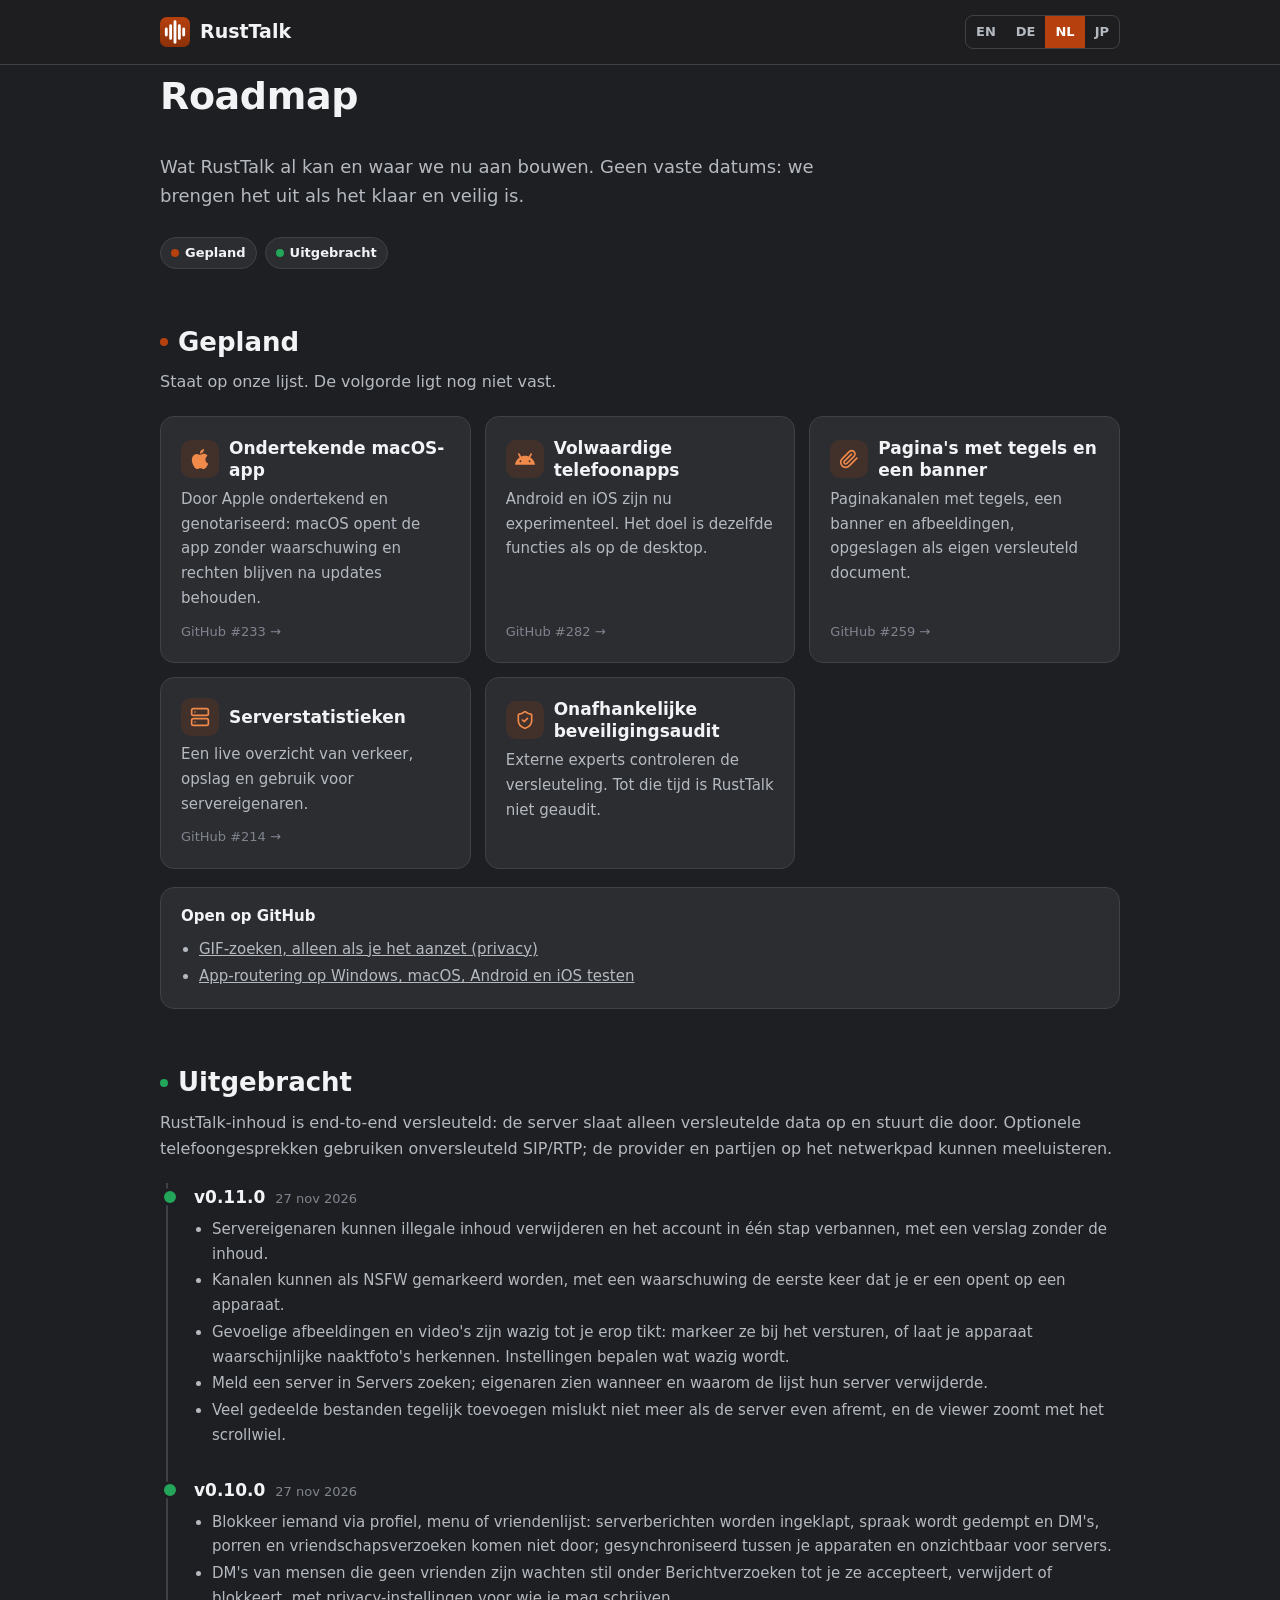
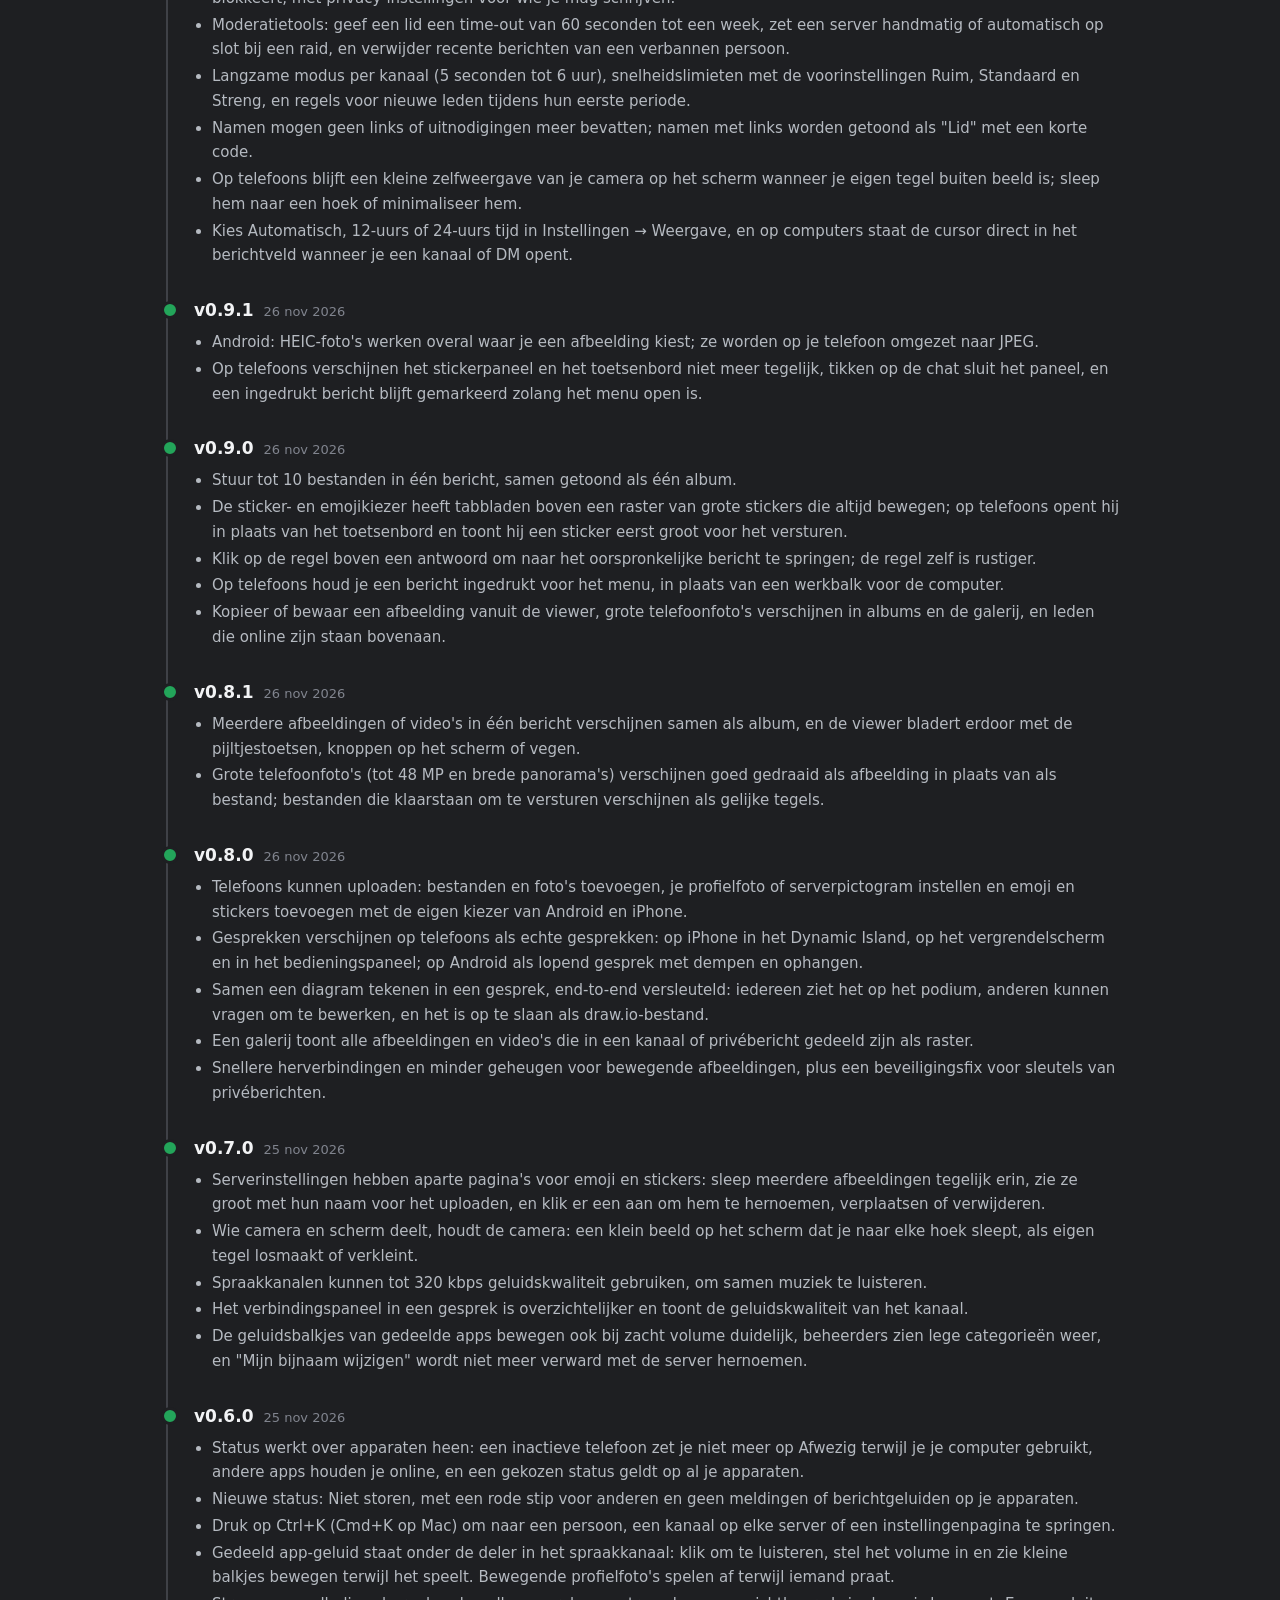
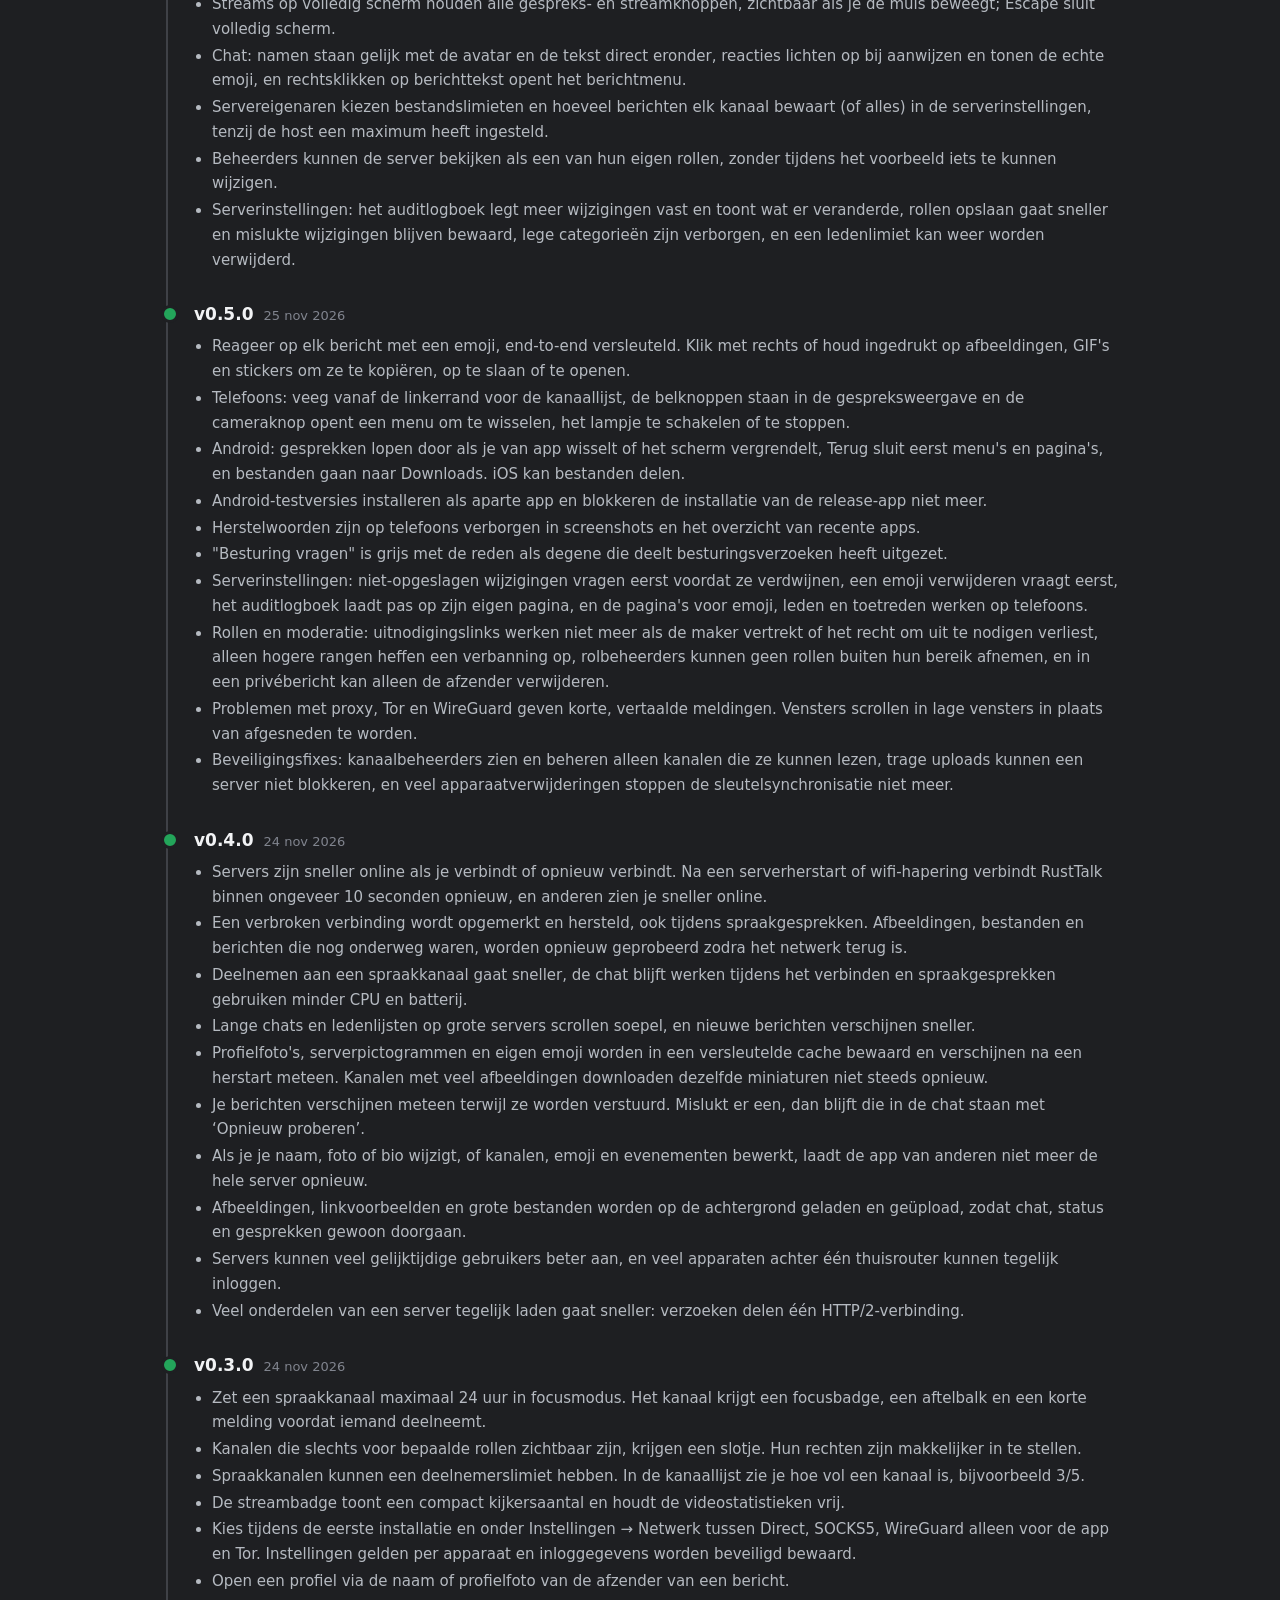
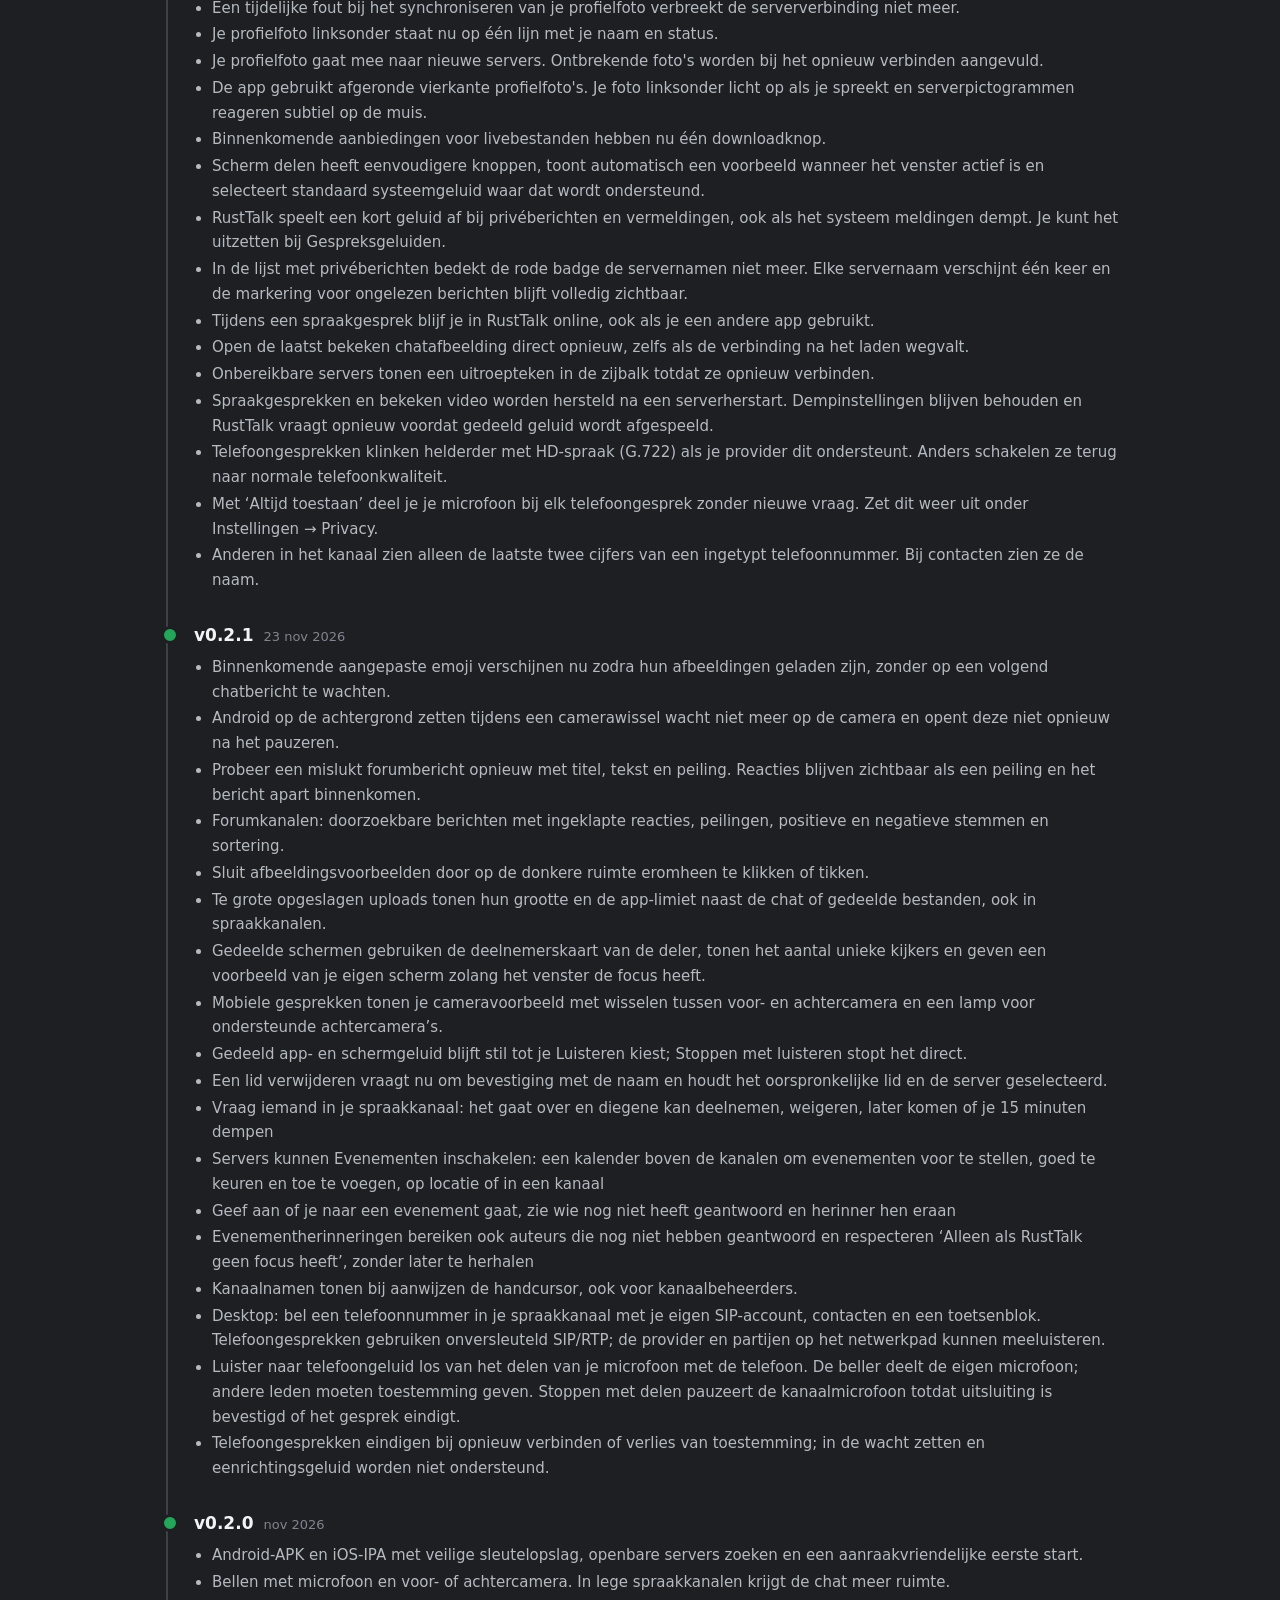
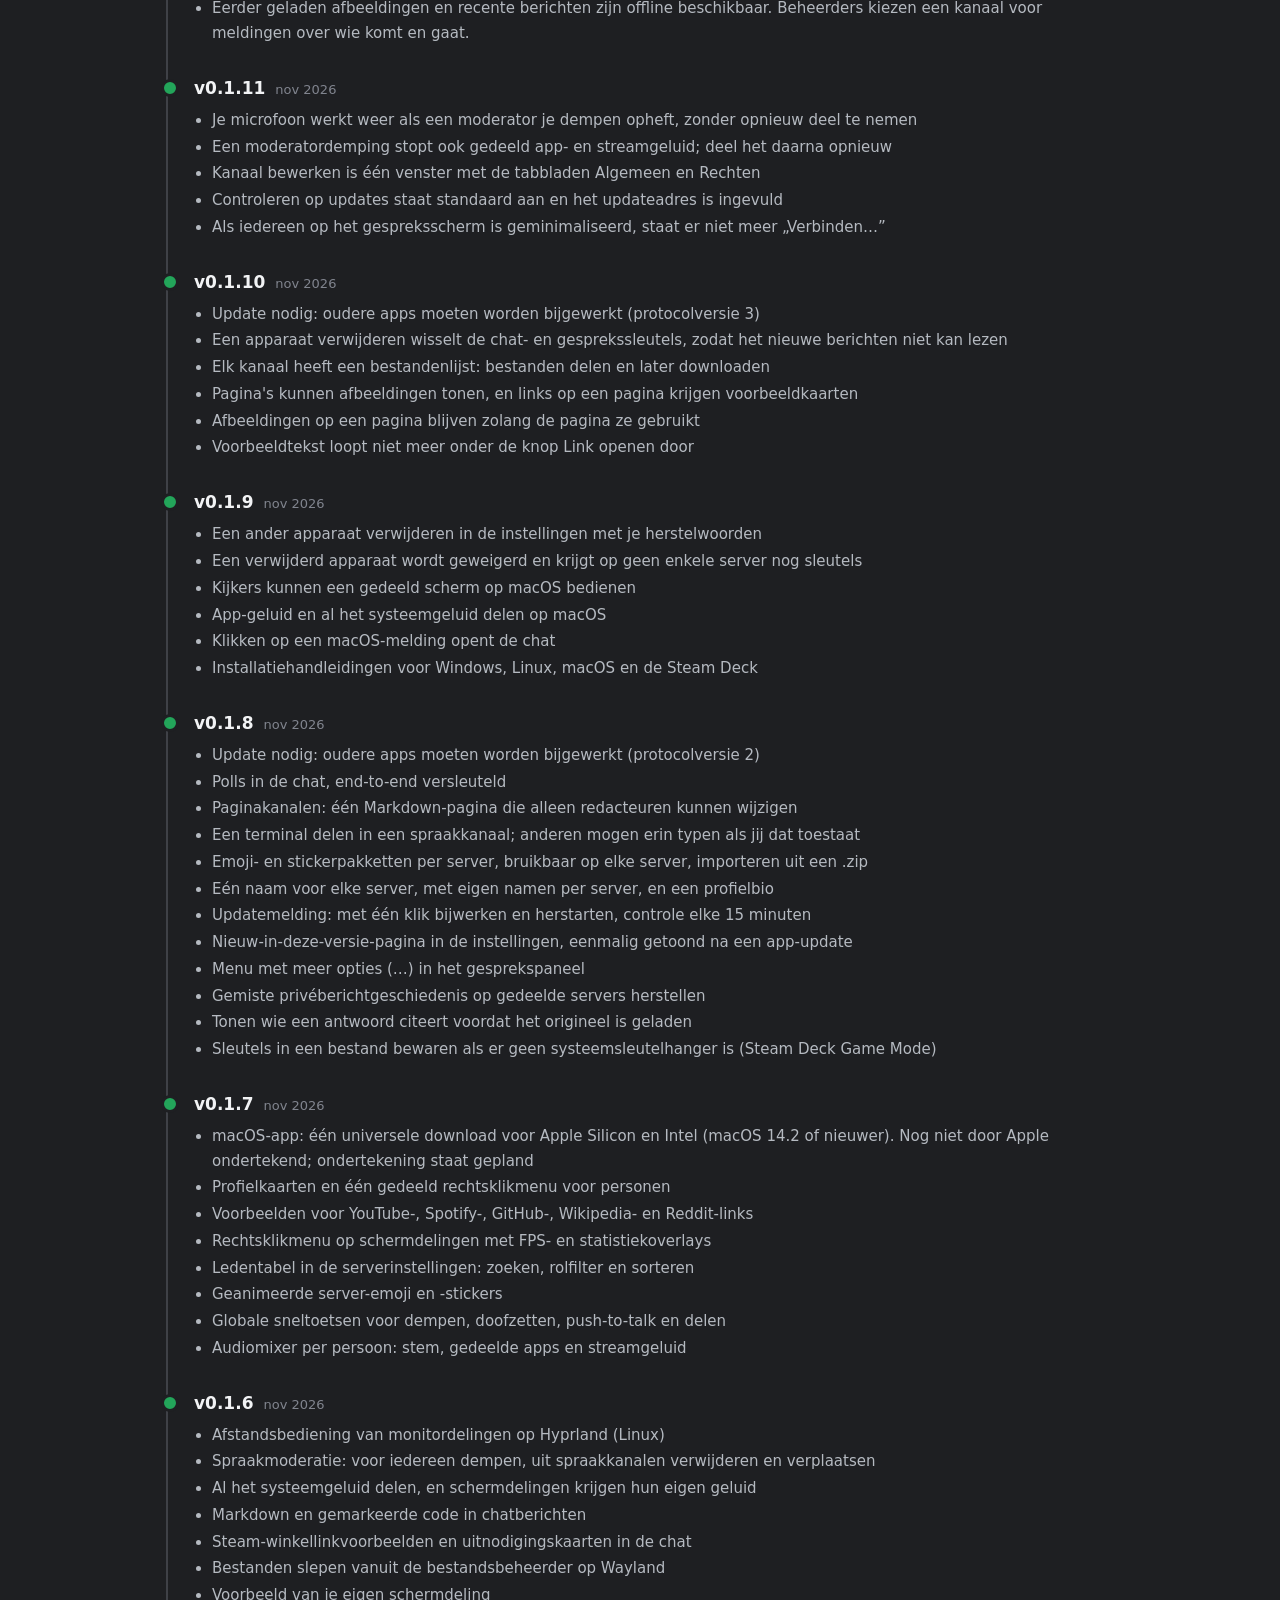
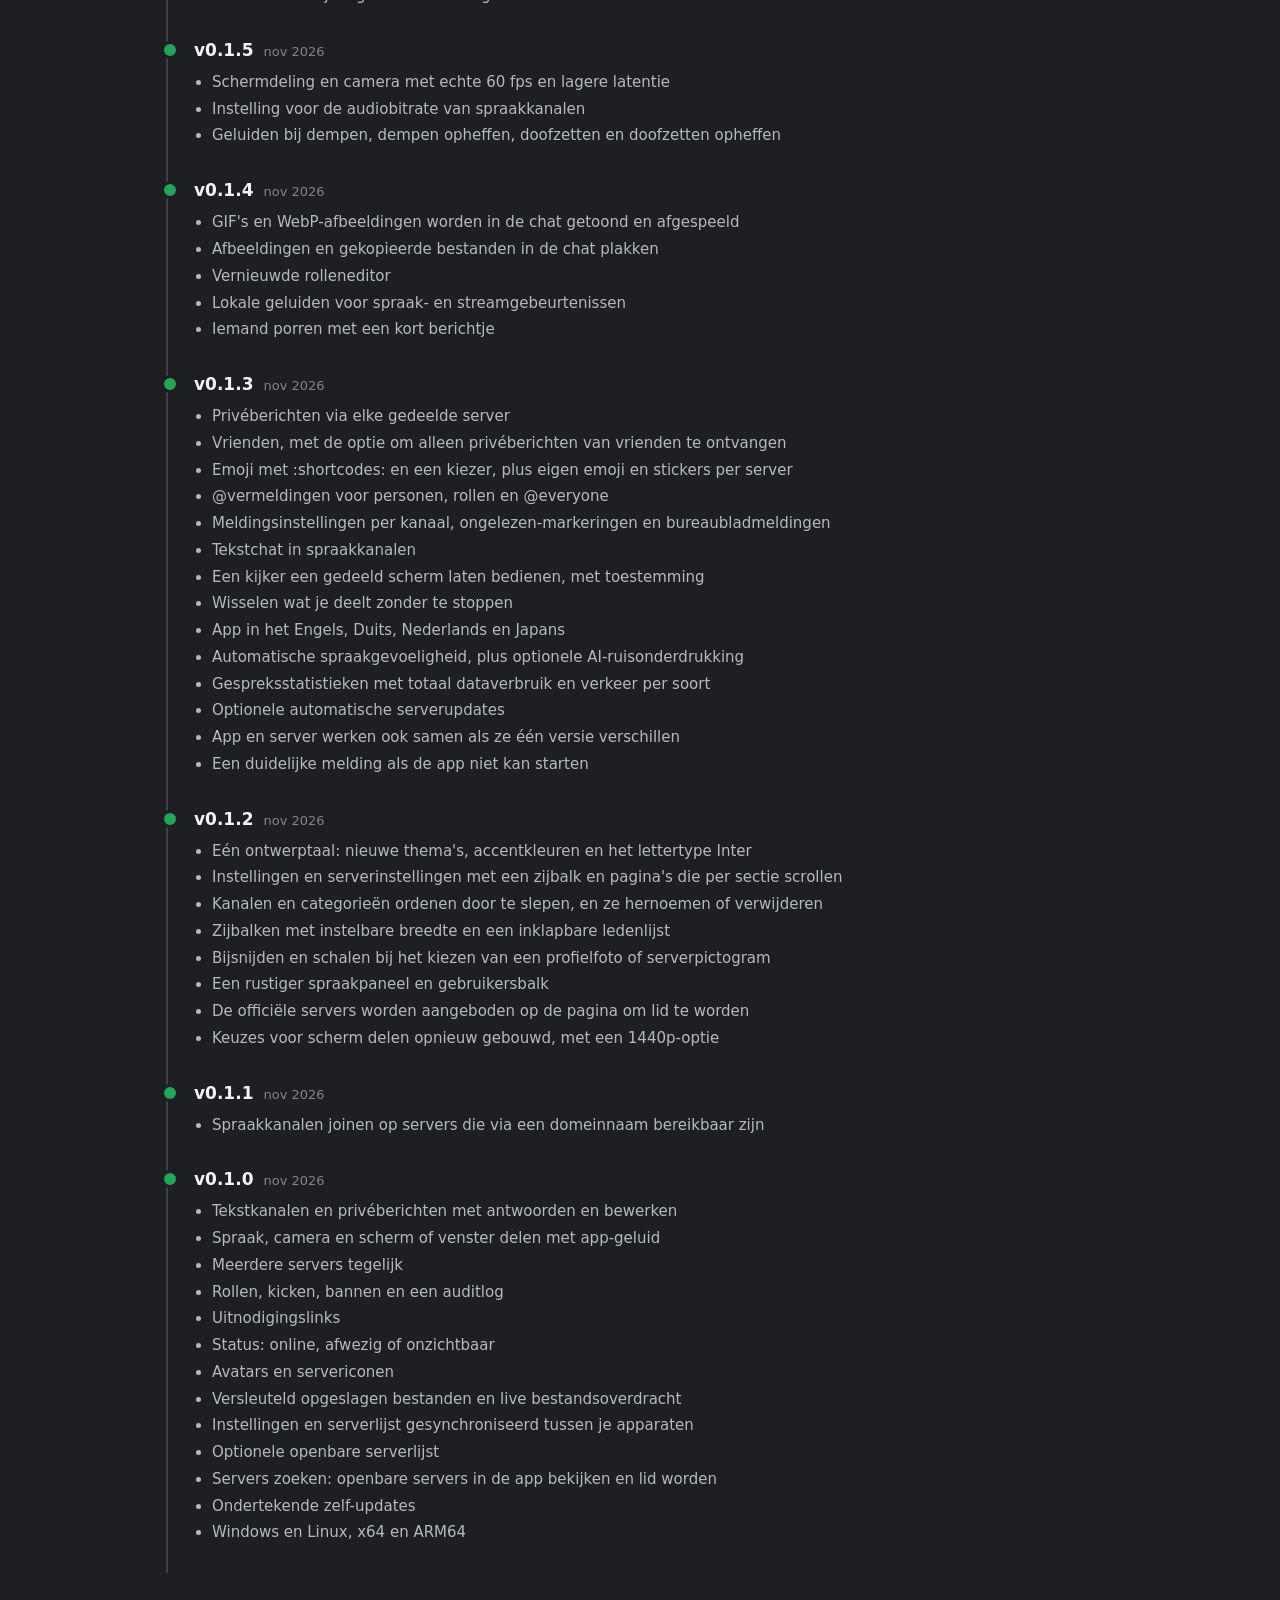
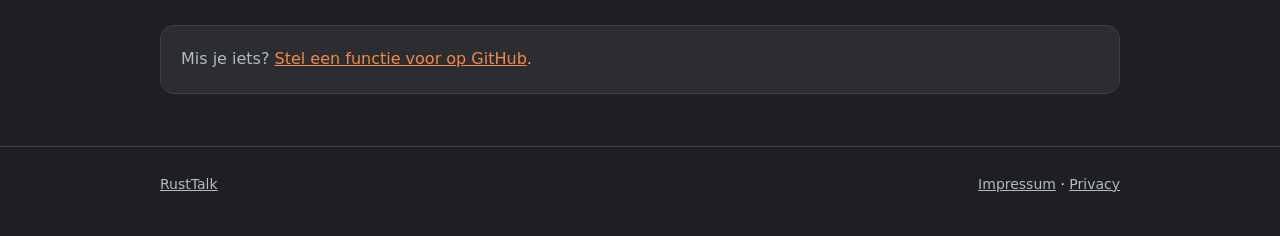
<file: nl/roadmap.html>
<!doctype html>
<!-- Generated from src/roadmap.html by scripts/build.cjs. Edit the source, then run make build. -->
<html lang="nl">
<head>
<meta charset="utf-8">
<meta http-equiv="Content-Security-Policy" content="default-src 'none'; script-src 'sha256-AUztV3o960bddpkqRguNqf8qSseMbFfu2VMeRINGO8E='; style-src 'self' 'unsafe-inline'; img-src 'self' data:; connect-src 'self'; base-uri 'none'; form-action 'none'">
<meta name="viewport" content="width=device-width, initial-scale=1">
<link rel="canonical" href="https://rusttalk.com/nl/roadmap.html">
<link rel="alternate" hreflang="en" href="https://rusttalk.com/roadmap.html">
<link rel="alternate" hreflang="de" href="https://rusttalk.com/de/roadmap.html">
<link rel="alternate" hreflang="nl" href="https://rusttalk.com/nl/roadmap.html">
<link rel="alternate" hreflang="ja" href="https://rusttalk.com/ja/roadmap.html">
<link rel="alternate" hreflang="x-default" href="https://rusttalk.com/roadmap.html">
<meta property="og:url" content="https://rusttalk.com/nl/roadmap.html">
<meta property="og:locale" content="nl_NL">
<title>Roadmap – RustTalk</title>
<meta name="description" content="Wat RustTalk al kan en wat er hierna gepland is.">
<link rel="icon" href="../favicon.svg?v=rust" type="image/svg+xml">
<link rel="apple-touch-icon" href="../img/apple-touch-icon.png?v=rust">
<link rel="stylesheet" href="../legal.css?v=3">
<style>
.wrap.wide{max-width:1000px}
.lead{font-size:18px;color:var(--muted);max-width:680px;margin:0 0 26px}
.legend{display:flex;flex-wrap:wrap;gap:8px;margin:0 0 8px}
.chip{display:inline-flex;align-items:center;gap:6px;font-size:13px;font-weight:600;padding:4px 10px;border-radius:999px;border:1px solid var(--line);background:var(--bg2);color:var(--text);white-space:nowrap}
.dot{width:8px;height:8px;border-radius:50%;flex:none}
.c-plan .dot,.dot.plan{background:#b7410e}.c-done .dot,.dot.done{background:#23a55a}
section{margin-top:52px}
section>h2{display:flex;align-items:center;gap:10px;font-size:26px;margin:0 0 6px}
section>p{margin:0 0 20px}
.cards{display:grid;grid-template-columns:repeat(auto-fill,minmax(280px,1fr));gap:14px}
.card{background:var(--bg2);border:1px solid var(--line);border-radius:14px;padding:20px;display:flex;flex-direction:column;gap:6px}
.card .top{display:flex;align-items:center;gap:10px}
.card .ic{width:38px;height:38px;border-radius:10px;display:grid;place-items:center;flex:none;background:rgba(183,65,14,.16);color:#f08a4b}
.card .ic svg{width:20px;height:20px}
.card h3{margin:0;font-size:17px;line-height:1.3}
.card p{margin:0;font-size:15px}
.card a.issue{font-size:13px;color:var(--dim);text-decoration:none;margin-top:auto;padding-top:4px}
.card a.issue:hover{color:var(--text)}
.more{margin-top:18px;background:var(--bg2);border:1px solid var(--line);border-radius:14px;padding:16px 20px}
.more h3{margin:0 0 8px;font-size:15px;color:var(--text)}
.more ul{margin:0;padding-left:18px;color:var(--muted);font-size:15px}
.more li{margin:3px 0}
.more a{color:var(--muted)}
.more .n{color:var(--dim);font-size:13px}
.timeline{position:relative;margin-left:6px;padding-left:26px;border-left:2px solid var(--line)}
.rel{position:relative;padding:0 0 26px}
.rel::before{content:"";position:absolute;left:-33px;top:5px;width:12px;height:12px;border-radius:50%;background:#23a55a;border:3px solid var(--bg)}
.rel h3{margin:0;font-size:17px;display:flex;align-items:baseline;gap:10px;flex-wrap:wrap}
.rel h3 small{font-weight:400;color:var(--dim);font-size:13px}
.rel ul{margin:6px 0 0;padding-left:18px;color:var(--muted);font-size:15px}
.rel li{margin:2px 0}
.cta{margin:52px 0;background:var(--bg2);border:1px solid var(--line);border-radius:14px;padding:20px;color:var(--muted)}
.cta a{color:#f08a4b}
@media(max-width:560px){.cards{grid-template-columns:1fr}section>h2{font-size:22px}.timeline{padding-left:20px}.rel::before{left:-27px}}
.more ul+h3{margin-top:18px}
</style>
</head>
<body>
<svg width="0" height="0" style="position:absolute" aria-hidden="true">
<!-- Apple and Android logos: Simple Icons, CC0 (simpleicons.org). Other icons: Lucide, ISC (lucide.dev). -->
<symbol id="i-apple" viewBox="0 0 24 24"><path fill="currentColor" d="M12.152 6.896c-.948 0-2.415-1.078-3.96-1.04-2.04.027-3.91 1.183-4.961 3.014-2.117 3.675-.546 9.103 1.519 12.09 1.013 1.454 2.208 3.09 3.792 3.039 1.52-.065 2.09-.987 3.935-.987 1.831 0 2.35.987 3.96.948 1.637-.026 2.676-1.48 3.676-2.948 1.156-1.688 1.636-3.325 1.662-3.415-.039-.013-3.182-1.221-3.22-4.857-.026-3.04 2.48-4.494 2.597-4.559-1.429-2.09-3.623-2.324-4.39-2.376-2-.156-3.675 1.09-4.61 1.09zM15.53 3.83c.843-1.012 1.4-2.427 1.245-3.83-1.207.052-2.662.805-3.532 1.818-.78.896-1.454 2.338-1.273 3.714 1.338.104 2.715-.688 3.559-1.701"/></symbol>
<symbol id="i-android" viewBox="0 0 24 24"><path fill="currentColor" d="M18.4395 5.5586c-.675 1.1664-1.352 2.3318-2.0274 3.498-.0366-.0155-.0742-.0286-.1113-.043-1.8249-.6957-3.484-.8-4.42-.787-1.8551.0185-3.3544.4643-4.2597.8203-.084-.1494-1.7526-3.021-2.0215-3.4864a1.1451 1.1451 0 0 0-.1406-.1914c-.3312-.364-.9054-.4859-1.379-.203-.475.282-.7136.9361-.3886 1.5019 1.9466 3.3696-.0966-.2158 1.9473 3.3593.0172.031-.4946.2642-1.3926 1.0177C2.8987 12.176.452 14.772 0 18.9902h24c-.119-1.1108-.3686-2.099-.7461-3.0683-.7438-1.9118-1.8435-3.2928-2.7402-4.1836a12.1048 12.1048 0 0 0-2.1309-1.6875c.6594-1.122 1.312-2.2559 1.9649-3.3848.2077-.3615.1886-.7956-.0079-1.1191a1.1001 1.1001 0 0 0-.8515-.5332c-.5225-.0536-.9392.3128-1.0488.5449zm-.0391 8.461c.3944.5926.324 1.3306-.1563 1.6503-.4799.3197-1.188.0985-1.582-.4941-.3944-.5927-.324-1.3307.1563-1.6504.4727-.315 1.1812-.1086 1.582.4941zM7.207 13.5273c.4803.3197.5506 1.0577.1563 1.6504-.394.5926-1.1038.8138-1.584.4941-.48-.3197-.5503-1.0577-.1563-1.6504.4008-.6021 1.1087-.8106 1.584-.4941z"/></symbol>
<symbol id="i-server" viewBox="0 0 24 24"><g fill="none" stroke="currentColor" stroke-width="2" stroke-linecap="round" stroke-linejoin="round"><rect width="20" height="8" x="2" y="2" rx="2" ry="2"/><rect width="20" height="8" x="2" y="14" rx="2" ry="2"/><path d="M6 6h.01M6 18h.01"/></g></symbol>
<symbol id="f-file" viewBox="0 0 24 24"><g fill="none" stroke="currentColor" stroke-width="2" stroke-linecap="round" stroke-linejoin="round"><path d="m21.44 11.05-9.19 9.19a6 6 0 0 1-8.49-8.49l8.57-8.57A4 4 0 1 1 18 8.84l-8.59 8.57a2 2 0 0 1-2.83-2.83l8.49-8.48"/></g></symbol>
<symbol id="f-shield" viewBox="0 0 24 24"><g fill="none" stroke="currentColor" stroke-width="2" stroke-linecap="round" stroke-linejoin="round"><path d="M20 13c0 5-3.5 7.5-7.66 8.95a1 1 0 0 1-.67-.01C7.5 20.5 4 18 4 13V6a1 1 0 0 1 1-1c2 0 4.5-1.2 6.24-2.72a1.17 1.17 0 0 1 1.52 0C14.51 3.81 17 5 19 5a1 1 0 0 1 1 1z"/><path d="m9 12 2 2 4-4"/></g></symbol>
</svg>
<nav><div class="wrap wide">
  <a class="brand" href="./"><img src="../favicon.svg?v=rust" alt="" width="30" height="30">RustTalk</a>
  <div class="lang" role="group" aria-label="Language"><a href="../roadmap.html" data-set="en" hreflang="en" lang="en">EN</a><a href="../de/roadmap.html" data-set="de" hreflang="de" lang="de">DE</a><a href="../nl/roadmap.html" data-set="nl" hreflang="nl" lang="nl" class="on" aria-current="page">NL</a><a href="../ja/roadmap.html" data-set="ja" hreflang="ja" lang="ja">JP</a></div>
</div></nav>

<main class="wrap wide">
  <h1><span data-l="nl">Roadmap</span></h1>
  <p class="lead" data-l="nl">Wat RustTalk al kan en waar we nu aan bouwen. Geen vaste datums: we brengen het uit als het klaar en veilig is.</p>
  <div class="legend">
    <span class="chip c-plan"><span class="dot"></span><span data-l="nl">Gepland</span></span>
    <span class="chip c-done"><span class="dot"></span><span data-l="nl">Uitgebracht</span></span>
  </div>

  <section id="planned">
    <h2><span class="dot plan"></span><span data-l="nl">Gepland</span></h2>
    <p data-l="nl">Staat op onze lijst. De volgorde ligt nog niet vast.</p>
    <div class="cards">
      <div class="card"><div class="top"><div class="ic"><svg aria-hidden="true"><use href="#i-apple"/></svg></div><h3 data-l="nl">Ondertekende macOS-app</h3></div>
        <p data-l="nl">Door Apple ondertekend en genotariseerd: macOS opent de app zonder waarschuwing en rechten blijven na updates behouden.</p>
        <a class="issue" href="https://github.com/rusttalkcrew/rusttalk-next/issues/233" rel="noopener">GitHub #233 →</a></div>
      <div class="card"><div class="top"><div class="ic"><svg aria-hidden="true"><use href="#i-android"/></svg></div><h3 data-l="nl">Volwaardige telefoonapps</h3></div>
        <p data-l="nl">Android en iOS zijn nu experimenteel. Het doel is dezelfde functies als op de desktop.</p>
        <a class="issue" href="https://github.com/rusttalkcrew/rusttalk-next/issues/282" rel="noopener">GitHub #282 →</a></div>
      <div class="card"><div class="top"><div class="ic"><svg aria-hidden="true"><use href="#f-file"/></svg></div><h3 data-l="nl">Pagina's met tegels en een banner</h3></div>
        <p data-l="nl">Paginakanalen met tegels, een banner en afbeeldingen, opgeslagen als eigen versleuteld document.</p>
        <a class="issue" href="https://github.com/rusttalkcrew/rusttalk-next/issues/259" rel="noopener">GitHub #259 →</a></div>
      <div class="card"><div class="top"><div class="ic"><svg aria-hidden="true"><use href="#i-server"/></svg></div><h3 data-l="nl">Serverstatistieken</h3></div>
        <p data-l="nl">Een live overzicht van verkeer, opslag en gebruik voor servereigenaren.</p>
        <a class="issue" href="https://github.com/rusttalkcrew/rusttalk-next/issues/214" rel="noopener">GitHub #214 →</a></div>
      <div class="card"><div class="top"><div class="ic"><svg aria-hidden="true"><use href="#f-shield"/></svg></div><h3 data-l="nl">Onafhankelijke beveiligingsaudit</h3></div>
        <p data-l="nl">Externe experts controleren de versleuteling. Tot die tijd is RustTalk niet geaudit.</p>
        </div>
    </div>
    <div class="more">
      <h3 data-l="nl">Open op GitHub</h3>
      <ul>
        <li><a href="https://github.com/rusttalkcrew/rusttalk-next/issues/159" rel="noopener"><span data-l="nl">GIF-zoeken, alleen als je het aanzet (privacy)</span></a></li>
        <li><a href="https://github.com/rusttalkcrew/rusttalk-next/issues/335" rel="noopener"><span data-l="nl">App-routering op Windows, macOS, Android en iOS testen</span></a></li>
      </ul>
    </div>
  </section>

  <section id="shipped">
    <h2><span class="dot done"></span><span data-l="nl">Uitgebracht</span></h2>
    <p data-l="nl">RustTalk-inhoud is end-to-end versleuteld: de server slaat alleen versleutelde data op en stuurt die door. Optionele telefoongesprekken gebruiken onversleuteld SIP/RTP; de provider en partijen op het netwerkpad kunnen meeluisteren.</p>
    <div class="timeline">
      <div class="rel"><h3>v0.11.0 <small><time datetime="2026-11-27"><span data-l="nl">27 nov 2026</span></time></small></h3>
        <ul data-l="nl"><li>Servereigenaren kunnen illegale inhoud verwijderen en het account in één stap verbannen, met een verslag zonder de inhoud.</li><li>Kanalen kunnen als NSFW gemarkeerd worden, met een waarschuwing de eerste keer dat je er een opent op een apparaat.</li><li>Gevoelige afbeeldingen en video's zijn wazig tot je erop tikt: markeer ze bij het versturen, of laat je apparaat waarschijnlijke naaktfoto's herkennen. Instellingen bepalen wat wazig wordt.</li><li>Meld een server in Servers zoeken; eigenaren zien wanneer en waarom de lijst hun server verwijderde.</li><li>Veel gedeelde bestanden tegelijk toevoegen mislukt niet meer als de server even afremt, en de viewer zoomt met het scrollwiel.</li></ul>
      </div>
      <div class="rel"><h3>v0.10.0 <small><time datetime="2026-11-27"><span data-l="nl">27 nov 2026</span></time></small></h3>
        <ul data-l="nl"><li>Blokkeer iemand via profiel, menu of vriendenlijst: serverberichten worden ingeklapt, spraak wordt gedempt en DM's, porren en vriendschapsverzoeken komen niet door; gesynchroniseerd tussen je apparaten en onzichtbaar voor servers.</li><li>DM's van mensen die geen vrienden zijn wachten stil onder Berichtverzoeken tot je ze accepteert, verwijdert of blokkeert, met privacy-instellingen voor wie je mag schrijven.</li><li>Moderatietools: geef een lid een time-out van 60 seconden tot een week, zet een server handmatig of automatisch op slot bij een raid, en verwijder recente berichten van een verbannen persoon.</li><li>Langzame modus per kanaal (5 seconden tot 6 uur), snelheidslimieten met de voorinstellingen Ruim, Standaard en Streng, en regels voor nieuwe leden tijdens hun eerste periode.</li><li>Namen mogen geen links of uitnodigingen meer bevatten; namen met links worden getoond als "Lid" met een korte code.</li><li>Op telefoons blijft een kleine zelfweergave van je camera op het scherm wanneer je eigen tegel buiten beeld is; sleep hem naar een hoek of minimaliseer hem.</li><li>Kies Automatisch, 12-uurs of 24-uurs tijd in Instellingen → Weergave, en op computers staat de cursor direct in het berichtveld wanneer je een kanaal of DM opent.</li></ul>
      </div>
      <div class="rel"><h3>v0.9.1 <small><time datetime="2026-11-26"><span data-l="nl">26 nov 2026</span></time></small></h3>
        <ul data-l="nl"><li>Android: HEIC-foto's werken overal waar je een afbeelding kiest; ze worden op je telefoon omgezet naar JPEG.</li><li>Op telefoons verschijnen het stickerpaneel en het toetsenbord niet meer tegelijk, tikken op de chat sluit het paneel, en een ingedrukt bericht blijft gemarkeerd zolang het menu open is.</li></ul>
      </div>
      <div class="rel"><h3>v0.9.0 <small><time datetime="2026-11-26"><span data-l="nl">26 nov 2026</span></time></small></h3>
        <ul data-l="nl"><li>Stuur tot 10 bestanden in één bericht, samen getoond als één album.</li><li>De sticker- en emojikiezer heeft tabbladen boven een raster van grote stickers die altijd bewegen; op telefoons opent hij in plaats van het toetsenbord en toont hij een sticker eerst groot voor het versturen.</li><li>Klik op de regel boven een antwoord om naar het oorspronkelijke bericht te springen; de regel zelf is rustiger.</li><li>Op telefoons houd je een bericht ingedrukt voor het menu, in plaats van een werkbalk voor de computer.</li><li>Kopieer of bewaar een afbeelding vanuit de viewer, grote telefoonfoto's verschijnen in albums en de galerij, en leden die online zijn staan bovenaan.</li></ul>
      </div>
      <div class="rel"><h3>v0.8.1 <small><time datetime="2026-11-26"><span data-l="nl">26 nov 2026</span></time></small></h3>
        <ul data-l="nl"><li>Meerdere afbeeldingen of video's in één bericht verschijnen samen als album, en de viewer bladert erdoor met de pijltjestoetsen, knoppen op het scherm of vegen.</li><li>Grote telefoonfoto's (tot 48 MP en brede panorama's) verschijnen goed gedraaid als afbeelding in plaats van als bestand; bestanden die klaarstaan om te versturen verschijnen als gelijke tegels.</li></ul>
      </div>
      <div class="rel"><h3>v0.8.0 <small><time datetime="2026-11-26"><span data-l="nl">26 nov 2026</span></time></small></h3>
        <ul data-l="nl"><li>Telefoons kunnen uploaden: bestanden en foto's toevoegen, je profielfoto of serverpictogram instellen en emoji en stickers toevoegen met de eigen kiezer van Android en iPhone.</li><li>Gesprekken verschijnen op telefoons als echte gesprekken: op iPhone in het Dynamic Island, op het vergrendelscherm en in het bedieningspaneel; op Android als lopend gesprek met dempen en ophangen.</li><li>Samen een diagram tekenen in een gesprek, end-to-end versleuteld: iedereen ziet het op het podium, anderen kunnen vragen om te bewerken, en het is op te slaan als draw.io-bestand.</li><li>Een galerij toont alle afbeeldingen en video's die in een kanaal of privébericht gedeeld zijn als raster.</li><li>Snellere herverbindingen en minder geheugen voor bewegende afbeeldingen, plus een beveiligingsfix voor sleutels van privéberichten.</li></ul>
      </div>
      <div class="rel"><h3>v0.7.0 <small><time datetime="2026-11-25"><span data-l="nl">25 nov 2026</span></time></small></h3>
        <ul data-l="nl"><li>Serverinstellingen hebben aparte pagina's voor emoji en stickers: sleep meerdere afbeeldingen tegelijk erin, zie ze groot met hun naam voor het uploaden, en klik er een aan om hem te hernoemen, verplaatsen of verwijderen.</li><li>Wie camera en scherm deelt, houdt de camera: een klein beeld op het scherm dat je naar elke hoek sleept, als eigen tegel losmaakt of verkleint.</li><li>Spraakkanalen kunnen tot 320 kbps geluidskwaliteit gebruiken, om samen muziek te luisteren.</li><li>Het verbindingspaneel in een gesprek is overzichtelijker en toont de geluidskwaliteit van het kanaal.</li><li>De geluidsbalkjes van gedeelde apps bewegen ook bij zacht volume duidelijk, beheerders zien lege categorieën weer, en "Mijn bijnaam wijzigen" wordt niet meer verward met de server hernoemen.</li></ul>
      </div>
      <div class="rel"><h3>v0.6.0 <small><time datetime="2026-11-25"><span data-l="nl">25 nov 2026</span></time></small></h3>
        <ul data-l="nl"><li>Status werkt over apparaten heen: een inactieve telefoon zet je niet meer op Afwezig terwijl je je computer gebruikt, andere apps houden je online, en een gekozen status geldt op al je apparaten.</li><li>Nieuwe status: Niet storen, met een rode stip voor anderen en geen meldingen of berichtgeluiden op je apparaten.</li><li>Druk op Ctrl+K (Cmd+K op Mac) om naar een persoon, een kanaal op elke server of een instellingenpagina te springen.</li><li>Gedeeld app-geluid staat onder de deler in het spraakkanaal: klik om te luisteren, stel het volume in en zie kleine balkjes bewegen terwijl het speelt. Bewegende profielfoto's spelen af terwijl iemand praat.</li><li>Streams op volledig scherm houden alle gespreks- en streamknoppen, zichtbaar als je de muis beweegt; Escape sluit volledig scherm.</li><li>Chat: namen staan gelijk met de avatar en de tekst direct eronder, reacties lichten op bij aanwijzen en tonen de echte emoji, en rechtsklikken op berichttekst opent het berichtmenu.</li><li>Servereigenaren kiezen bestandslimieten en hoeveel berichten elk kanaal bewaart (of alles) in de serverinstellingen, tenzij de host een maximum heeft ingesteld.</li><li>Beheerders kunnen de server bekijken als een van hun eigen rollen, zonder tijdens het voorbeeld iets te kunnen wijzigen.</li><li>Serverinstellingen: het auditlogboek legt meer wijzigingen vast en toont wat er veranderde, rollen opslaan gaat sneller en mislukte wijzigingen blijven bewaard, lege categorieën zijn verborgen, en een ledenlimiet kan weer worden verwijderd.</li></ul>
      </div>
      <div class="rel"><h3>v0.5.0 <small><time datetime="2026-11-25"><span data-l="nl">25 nov 2026</span></time></small></h3>
        <ul data-l="nl"><li>Reageer op elk bericht met een emoji, end-to-end versleuteld. Klik met rechts of houd ingedrukt op afbeeldingen, GIF's en stickers om ze te kopiëren, op te slaan of te openen.</li><li>Telefoons: veeg vanaf de linkerrand voor de kanaallijst, de belknoppen staan in de gespreksweergave en de cameraknop opent een menu om te wisselen, het lampje te schakelen of te stoppen.</li><li>Android: gesprekken lopen door als je van app wisselt of het scherm vergrendelt, Terug sluit eerst menu's en pagina's, en bestanden gaan naar Downloads. iOS kan bestanden delen.</li><li>Android-testversies installeren als aparte app en blokkeren de installatie van de release-app niet meer.</li><li>Herstelwoorden zijn op telefoons verborgen in screenshots en het overzicht van recente apps.</li><li>"Besturing vragen" is grijs met de reden als degene die deelt besturingsverzoeken heeft uitgezet.</li><li>Serverinstellingen: niet-opgeslagen wijzigingen vragen eerst voordat ze verdwijnen, een emoji verwijderen vraagt eerst, het auditlogboek laadt pas op zijn eigen pagina, en de pagina's voor emoji, leden en toetreden werken op telefoons.</li><li>Rollen en moderatie: uitnodigingslinks werken niet meer als de maker vertrekt of het recht om uit te nodigen verliest, alleen hogere rangen heffen een verbanning op, rolbeheerders kunnen geen rollen buiten hun bereik afnemen, en in een privébericht kan alleen de afzender verwijderen.</li><li>Problemen met proxy, Tor en WireGuard geven korte, vertaalde meldingen. Vensters scrollen in lage vensters in plaats van afgesneden te worden.</li><li>Beveiligingsfixes: kanaalbeheerders zien en beheren alleen kanalen die ze kunnen lezen, trage uploads kunnen een server niet blokkeren, en veel apparaatverwijderingen stoppen de sleutelsynchronisatie niet meer.</li></ul>
      </div>
      <div class="rel"><h3>v0.4.0 <small><time datetime="2026-11-24"><span data-l="nl">24 nov 2026</span></time></small></h3>
        <ul data-l="nl"><li>Servers zijn sneller online als je verbindt of opnieuw verbindt. Na een serverherstart of wifi-hapering verbindt RustTalk binnen ongeveer 10 seconden opnieuw, en anderen zien je sneller online.</li><li>Een verbroken verbinding wordt opgemerkt en hersteld, ook tijdens spraakgesprekken. Afbeeldingen, bestanden en berichten die nog onderweg waren, worden opnieuw geprobeerd zodra het netwerk terug is.</li><li>Deelnemen aan een spraakkanaal gaat sneller, de chat blijft werken tijdens het verbinden en spraakgesprekken gebruiken minder CPU en batterij.</li><li>Lange chats en ledenlijsten op grote servers scrollen soepel, en nieuwe berichten verschijnen sneller.</li><li>Profielfoto's, serverpictogrammen en eigen emoji worden in een versleutelde cache bewaard en verschijnen na een herstart meteen. Kanalen met veel afbeeldingen downloaden dezelfde miniaturen niet steeds opnieuw.</li><li>Je berichten verschijnen meteen terwijl ze worden verstuurd. Mislukt er een, dan blijft die in de chat staan met ‘Opnieuw proberen’.</li><li>Als je je naam, foto of bio wijzigt, of kanalen, emoji en evenementen bewerkt, laadt de app van anderen niet meer de hele server opnieuw.</li><li>Afbeeldingen, linkvoorbeelden en grote bestanden worden op de achtergrond geladen en geüpload, zodat chat, status en gesprekken gewoon doorgaan.</li><li>Servers kunnen veel gelijktijdige gebruikers beter aan, en veel apparaten achter één thuisrouter kunnen tegelijk inloggen.</li><li>Veel onderdelen van een server tegelijk laden gaat sneller: verzoeken delen één HTTP/2-verbinding.</li></ul>
      </div>
      <div class="rel"><h3>v0.3.0 <small><time datetime="2026-11-24"><span data-l="nl">24 nov 2026</span></time></small></h3>
        <ul data-l="nl"><li>Zet een spraakkanaal maximaal 24 uur in focusmodus. Het kanaal krijgt een focusbadge, een aftelbalk en een korte melding voordat iemand deelneemt.</li><li>Kanalen die slechts voor bepaalde rollen zichtbaar zijn, krijgen een slotje. Hun rechten zijn makkelijker in te stellen.</li><li>Spraakkanalen kunnen een deelnemerslimiet hebben. In de kanaallijst zie je hoe vol een kanaal is, bijvoorbeeld 3/5.</li><li>De streambadge toont een compact kijkersaantal en houdt de videostatistieken vrij.</li><li>Kies tijdens de eerste installatie en onder Instellingen → Netwerk tussen Direct, SOCKS5, WireGuard alleen voor de app en Tor. Instellingen gelden per apparaat en inloggegevens worden beveiligd bewaard.</li><li>Open een profiel via de naam of profielfoto van de afzender van een bericht.</li><li>Een tijdelijke fout bij het synchroniseren van je profielfoto verbreekt de serververbinding niet meer.</li><li>Je profielfoto linksonder staat nu op één lijn met je naam en status.</li><li>Je profielfoto gaat mee naar nieuwe servers. Ontbrekende foto's worden bij het opnieuw verbinden aangevuld.</li><li>De app gebruikt afgeronde vierkante profielfoto's. Je foto linksonder licht op als je spreekt en serverpictogrammen reageren subtiel op de muis.</li><li>Binnenkomende aanbiedingen voor livebestanden hebben nu één downloadknop.</li><li>Scherm delen heeft eenvoudigere knoppen, toont automatisch een voorbeeld wanneer het venster actief is en selecteert standaard systeemgeluid waar dat wordt ondersteund.</li><li>RustTalk speelt een kort geluid af bij privéberichten en vermeldingen, ook als het systeem meldingen dempt. Je kunt het uitzetten bij Gespreksgeluiden.</li><li>In de lijst met privéberichten bedekt de rode badge de servernamen niet meer. Elke servernaam verschijnt één keer en de markering voor ongelezen berichten blijft volledig zichtbaar.</li><li>Tijdens een spraakgesprek blijf je in RustTalk online, ook als je een andere app gebruikt.</li><li>Open de laatst bekeken chatafbeelding direct opnieuw, zelfs als de verbinding na het laden wegvalt.</li><li>Onbereikbare servers tonen een uitroepteken in de zijbalk totdat ze opnieuw verbinden.</li><li>Spraakgesprekken en bekeken video worden hersteld na een serverherstart. Dempinstellingen blijven behouden en RustTalk vraagt opnieuw voordat gedeeld geluid wordt afgespeeld.</li><li>Telefoongesprekken klinken helderder met HD-spraak (G.722) als je provider dit ondersteunt. Anders schakelen ze terug naar normale telefoonkwaliteit.</li><li>Met ‘Altijd toestaan’ deel je je microfoon bij elk telefoongesprek zonder nieuwe vraag. Zet dit weer uit onder Instellingen → Privacy.</li><li>Anderen in het kanaal zien alleen de laatste twee cijfers van een ingetypt telefoonnummer. Bij contacten zien ze de naam.</li></ul>
      </div>
      <div class="rel"><h3>v0.2.1 <small><time datetime="2026-11-23"><span data-l="nl">23 nov 2026</span></time></small></h3>
        <ul data-l="nl"><li>Binnenkomende aangepaste emoji verschijnen nu zodra hun afbeeldingen geladen zijn, zonder op een volgend chatbericht te wachten.</li><li>Android op de achtergrond zetten tijdens een camerawissel wacht niet meer op de camera en opent deze niet opnieuw na het pauzeren.</li><li>Probeer een mislukt forumbericht opnieuw met titel, tekst en peiling. Reacties blijven zichtbaar als een peiling en het bericht apart binnenkomen.</li><li>Forumkanalen: doorzoekbare berichten met ingeklapte reacties, peilingen, positieve en negatieve stemmen en sortering.</li><li>Sluit afbeeldingsvoorbeelden door op de donkere ruimte eromheen te klikken of tikken.</li><li>Te grote opgeslagen uploads tonen hun grootte en de app-limiet naast de chat of gedeelde bestanden, ook in spraakkanalen.</li><li>Gedeelde schermen gebruiken de deelnemerskaart van de deler, tonen het aantal unieke kijkers en geven een voorbeeld van je eigen scherm zolang het venster de focus heeft.</li><li>Mobiele gesprekken tonen je cameravoorbeeld met wisselen tussen voor- en achtercamera en een lamp voor ondersteunde achtercamera’s.</li><li>Gedeeld app- en schermgeluid blijft stil tot je Luisteren kiest; Stoppen met luisteren stopt het direct.</li><li>Een lid verwijderen vraagt nu om bevestiging met de naam en houdt het oorspronkelijke lid en de server geselecteerd.</li><li>Vraag iemand in je spraakkanaal: het gaat over en diegene kan deelnemen, weigeren, later komen of je 15 minuten dempen</li><li>Servers kunnen Evenementen inschakelen: een kalender boven de kanalen om evenementen voor te stellen, goed te keuren en toe te voegen, op locatie of in een kanaal</li><li>Geef aan of je naar een evenement gaat, zie wie nog niet heeft geantwoord en herinner hen eraan</li><li>Evenementherinneringen bereiken ook auteurs die nog niet hebben geantwoord en respecteren ‘Alleen als RustTalk geen focus heeft’, zonder later te herhalen</li><li>Kanaalnamen tonen bij aanwijzen de handcursor, ook voor kanaalbeheerders.</li><li>Desktop: bel een telefoonnummer in je spraakkanaal met je eigen SIP-account, contacten en een toetsenblok. Telefoongesprekken gebruiken onversleuteld SIP/RTP; de provider en partijen op het netwerkpad kunnen meeluisteren.</li><li>Luister naar telefoongeluid los van het delen van je microfoon met de telefoon. De beller deelt de eigen microfoon; andere leden moeten toestemming geven. Stoppen met delen pauzeert de kanaalmicrofoon totdat uitsluiting is bevestigd of het gesprek eindigt.</li><li>Telefoongesprekken eindigen bij opnieuw verbinden of verlies van toestemming; in de wacht zetten en eenrichtingsgeluid worden niet ondersteund.</li></ul>
      </div>
      <div class="rel"><h3>v0.2.0 <small><span data-l="nl">nov 2026</span></small></h3>
        <ul data-l="nl"><li>Android-APK en iOS-IPA met veilige sleutelopslag, openbare servers zoeken en een aanraakvriendelijke eerste start.</li><li>Bellen met microfoon en voor- of achtercamera. In lege spraakkanalen krijgt de chat meer ruimte.</li><li>Eerder geladen afbeeldingen en recente berichten zijn offline beschikbaar. Beheerders kiezen een kanaal voor meldingen over wie komt en gaat.</li></ul>
      </div>
      <div class="rel"><h3>v0.1.11 <small><span data-l="nl">nov 2026</span></small></h3>
        <ul data-l="nl"><li>Je microfoon werkt weer als een moderator je dempen opheft, zonder opnieuw deel te nemen</li><li>Een moderatordemping stopt ook gedeeld app- en streamgeluid; deel het daarna opnieuw</li><li>Kanaal bewerken is één venster met de tabbladen Algemeen en Rechten</li><li>Controleren op updates staat standaard aan en het updateadres is ingevuld</li><li>Als iedereen op het gespreksscherm is geminimaliseerd, staat er niet meer „Verbinden…”</li></ul>
        </div>
      <div class="rel"><h3>v0.1.10 <small><span data-l="nl">nov 2026</span></small></h3>
        <ul data-l="nl"><li>Update nodig: oudere apps moeten worden bijgewerkt (protocolversie 3)</li><li>Een apparaat verwijderen wisselt de chat- en gesprekssleutels, zodat het nieuwe berichten niet kan lezen</li><li>Elk kanaal heeft een bestandenlijst: bestanden delen en later downloaden</li><li>Pagina's kunnen afbeeldingen tonen, en links op een pagina krijgen voorbeeldkaarten</li><li>Afbeeldingen op een pagina blijven zolang de pagina ze gebruikt</li><li>Voorbeeldtekst loopt niet meer onder de knop Link openen door</li></ul>
        </div>
      <div class="rel"><h3>v0.1.9 <small><span data-l="nl">nov 2026</span></small></h3>
        <ul data-l="nl"><li>Een ander apparaat verwijderen in de instellingen met je herstelwoorden</li><li>Een verwijderd apparaat wordt geweigerd en krijgt op geen enkele server nog sleutels</li><li>Kijkers kunnen een gedeeld scherm op macOS bedienen</li><li>App-geluid en al het systeemgeluid delen op macOS</li><li>Klikken op een macOS-melding opent de chat</li><li>Installatiehandleidingen voor Windows, Linux, macOS en de Steam Deck</li></ul>
        </div>
      <div class="rel"><h3>v0.1.8 <small><span data-l="nl">nov 2026</span></small></h3>
        <ul data-l="nl"><li>Update nodig: oudere apps moeten worden bijgewerkt (protocolversie 2)</li><li>Polls in de chat, end-to-end versleuteld</li><li>Paginakanalen: één Markdown-pagina die alleen redacteuren kunnen wijzigen</li><li>Een terminal delen in een spraakkanaal; anderen mogen erin typen als jij dat toestaat</li><li>Emoji- en stickerpakketten per server, bruikbaar op elke server, importeren uit een .zip</li><li>Eén naam voor elke server, met eigen namen per server, en een profielbio</li><li>Updatemelding: met één klik bijwerken en herstarten, controle elke 15 minuten</li><li>Nieuw-in-deze-versie-pagina in de instellingen, eenmalig getoond na een app-update</li><li>Menu met meer opties (…) in het gesprekspaneel</li><li>Gemiste privéberichtgeschiedenis op gedeelde servers herstellen</li><li>Tonen wie een antwoord citeert voordat het origineel is geladen</li><li>Sleutels in een bestand bewaren als er geen systeemsleutelhanger is (Steam Deck Game Mode)</li></ul>
        </div>
      <div class="rel"><h3>v0.1.7 <small><span data-l="nl">nov 2026</span></small></h3>
        <ul data-l="nl"><li>macOS-app: één universele download voor Apple Silicon en Intel (macOS 14.2 of nieuwer). Nog niet door Apple ondertekend; ondertekening staat gepland</li><li>Profielkaarten en één gedeeld rechtsklikmenu voor personen</li><li>Voorbeelden voor YouTube-, Spotify-, GitHub-, Wikipedia- en Reddit-links</li><li>Rechtsklikmenu op schermdelingen met FPS- en statistiekoverlays</li><li>Ledentabel in de serverinstellingen: zoeken, rolfilter en sorteren</li><li>Geanimeerde server-emoji en -stickers</li><li>Globale sneltoetsen voor dempen, doofzetten, push-to-talk en delen</li><li>Audiomixer per persoon: stem, gedeelde apps en streamgeluid</li></ul>
        </div>
      <div class="rel"><h3>v0.1.6 <small><span data-l="nl">nov 2026</span></small></h3>
        <ul data-l="nl"><li>Afstandsbediening van monitordelingen op Hyprland (Linux)</li><li>Spraakmoderatie: voor iedereen dempen, uit spraakkanalen verwijderen en verplaatsen</li><li>Al het systeemgeluid delen, en schermdelingen krijgen hun eigen geluid</li><li>Markdown en gemarkeerde code in chatberichten</li><li>Steam-winkellinkvoorbeelden en uitnodigingskaarten in de chat</li><li>Bestanden slepen vanuit de bestandsbeheerder op Wayland</li><li>Voorbeeld van je eigen schermdeling</li></ul>
        </div>
      <div class="rel"><h3>v0.1.5 <small><span data-l="nl">nov 2026</span></small></h3>
        <ul data-l="nl"><li>Schermdeling en camera met echte 60 fps en lagere latentie</li><li>Instelling voor de audiobitrate van spraakkanalen</li><li>Geluiden bij dempen, dempen opheffen, doofzetten en doofzetten opheffen</li></ul>
        </div>
      <div class="rel"><h3>v0.1.4 <small><span data-l="nl">nov 2026</span></small></h3>
        <ul data-l="nl"><li>GIF's en WebP-afbeeldingen worden in de chat getoond en afgespeeld</li><li>Afbeeldingen en gekopieerde bestanden in de chat plakken</li><li>Vernieuwde rolleneditor</li><li>Lokale geluiden voor spraak- en streamgebeurtenissen</li><li>Iemand porren met een kort berichtje</li></ul>
        </div>
      <div class="rel"><h3>v0.1.3 <small><span data-l="nl">nov 2026</span></small></h3>
        <ul data-l="nl"><li>Privéberichten via elke gedeelde server</li><li>Vrienden, met de optie om alleen privéberichten van vrienden te ontvangen</li><li>Emoji met :shortcodes: en een kiezer, plus eigen emoji en stickers per server</li><li>@vermeldingen voor personen, rollen en @everyone</li><li>Meldingsinstellingen per kanaal, ongelezen-markeringen en bureaubladmeldingen</li><li>Tekstchat in spraakkanalen</li><li>Een kijker een gedeeld scherm laten bedienen, met toestemming</li><li>Wisselen wat je deelt zonder te stoppen</li><li>App in het Engels, Duits, Nederlands en Japans</li><li>Automatische spraakgevoeligheid, plus optionele AI-ruisonderdrukking</li><li>Gespreksstatistieken met totaal dataverbruik en verkeer per soort</li><li>Optionele automatische serverupdates</li><li>App en server werken ook samen als ze één versie verschillen</li><li>Een duidelijke melding als de app niet kan starten</li></ul>
        </div>
      <div class="rel"><h3>v0.1.2 <small><span data-l="nl">nov 2026</span></small></h3>
        <ul data-l="nl"><li>Eén ontwerptaal: nieuwe thema's, accentkleuren en het lettertype Inter</li><li>Instellingen en serverinstellingen met een zijbalk en pagina's die per sectie scrollen</li><li>Kanalen en categorieën ordenen door te slepen, en ze hernoemen of verwijderen</li><li>Zijbalken met instelbare breedte en een inklapbare ledenlijst</li><li>Bijsnijden en schalen bij het kiezen van een profielfoto of serverpictogram</li><li>Een rustiger spraakpaneel en gebruikersbalk</li><li>De officiële servers worden aangeboden op de pagina om lid te worden</li><li>Keuzes voor scherm delen opnieuw gebouwd, met een 1440p-optie</li></ul>
      </div>
      <div class="rel"><h3>v0.1.1 <small><span data-l="nl">nov 2026</span></small></h3>
        <ul data-l="nl"><li>Spraakkanalen joinen op servers die via een domeinnaam bereikbaar zijn</li></ul>
      </div>
      <div class="rel"><h3>v0.1.0 <small><span data-l="nl">nov 2026</span></small></h3>
        <ul data-l="nl"><li>Tekstkanalen en privéberichten met antwoorden en bewerken</li><li>Spraak, camera en scherm of venster delen met app-geluid</li><li>Meerdere servers tegelijk</li><li>Rollen, kicken, bannen en een auditlog</li><li>Uitnodigingslinks</li><li>Status: online, afwezig of onzichtbaar</li><li>Avatars en servericonen</li><li>Versleuteld opgeslagen bestanden en live bestandsoverdracht</li><li>Instellingen en serverlijst gesynchroniseerd tussen je apparaten</li><li>Optionele openbare serverlijst</li><li>Servers zoeken: openbare servers in de app bekijken en lid worden</li><li>Ondertekende zelf-updates</li><li>Windows en Linux, x64 en ARM64</li></ul>
        </div>
    </div>
  </section>

  <div class="cta">
    <span data-l="nl">Mis je iets? <a href="https://github.com/rusttalkcrew/rusttalk-next/issues" rel="noopener">Stel een functie voor op GitHub</a>.</span>
  </div>
</main>

<footer><div class="wrap wide">
  <a href="./">RustTalk</a>
  <span><a href="../impressum.html">Impressum</a> · <a href="../datenschutz.html"><span data-l="nl">Privacy</span></a></span>
</div></footer>
<script>
(function(){
  // Remember an explicit choice. The English pages forward to the saved or browser language.
  var links=document.querySelectorAll('.lang a');
  links.forEach(function(a){a.addEventListener('click',function(){try{localStorage.setItem('lang',a.dataset.set)}catch(e){}})});
  if(document.documentElement.lang!=='en')return;
  var want=null;try{want=localStorage.getItem('lang')}catch(e){}
  want=want||(navigator.language||'').toLowerCase().slice(0,2);
  for(var i=0;i<links.length;i++){if(links[i].dataset.set===want&&want!=='en'){location.replace(links[i].href+location.hash);return}}
})();
</script>
</body>
</html>
</file>
<file: legal.css>
:root{--bg:#1e1f22;--bg2:#2b2d31;--line:#3f4147;--text:#f2f3f5;--muted:#b5bac1;--dim:#80848e;--accent:#b7410e}
*{box-sizing:border-box}
body{margin:0;background:var(--bg);color:var(--text);font:16px/1.65 system-ui,-apple-system,"Segoe UI",Roboto,Ubuntu,sans-serif;-webkit-font-smoothing:antialiased}
a{color:#f08a4b}
.wrap{max-width:820px;margin:0 auto;padding:0 20px}
nav{border-bottom:1px solid var(--line);background:rgba(30,31,34,.9)}
nav .wrap{display:flex;align-items:center;justify-content:space-between;height:64px}
.brand{display:flex;align-items:center;gap:10px;font-weight:700;font-size:19px;text-decoration:none;color:var(--text)}
.lang{display:flex;border:1px solid var(--line);border-radius:8px;overflow:hidden}
.lang button,.lang a{white-space:nowrap;text-decoration:none;background:none;border:0;color:var(--muted);padding:5px 10px;font:inherit;font-size:13px;font-weight:600;cursor:pointer}
.lang button.on,.lang a.on{background:var(--accent);color:#fff}
main{padding:48px 20px 40px}
h1{font-size:clamp(28px,5vw,38px);margin:0 0 24px;letter-spacing:-.01em}
h2{font-size:19px;margin:34px 0 8px}
p{color:var(--muted);margin:0 0 12px}
.note{background:var(--bg2);border:1px solid var(--line);border-radius:12px;padding:14px 18px;color:var(--text)}
.small{font-size:14px;color:var(--dim);margin-top:36px}
code{font-family:ui-monospace,"Cascadia Code",Consolas,monospace;font-size:.92em;background:#111214;padding:2px 6px;border-radius:5px}
footer{border-top:1px solid var(--line);padding:26px 0 40px;font-size:14px}
footer .wrap{display:flex;justify-content:space-between;gap:16px;flex-wrap:wrap}
footer a{color:var(--muted)}
html[lang=en] [data-l]:not([data-l=en]),html[lang=de] [data-l]:not([data-l=de]),html[lang=nl] [data-l]:not([data-l=nl]),html[lang=ja] [data-l]:not([data-l=ja]){display:none!important}
html[lang=ja] body{font-family:system-ui,-apple-system,"Hiragino Sans","Hiragino Kaku Gothic ProN","Yu Gothic UI","Meiryo","Noto Sans JP",sans-serif;line-break:strict;overflow-wrap:anywhere}
html[lang=ja] :is(h1,h2,h3,b,.lead,.sub){word-break:auto-phrase}
</file>
